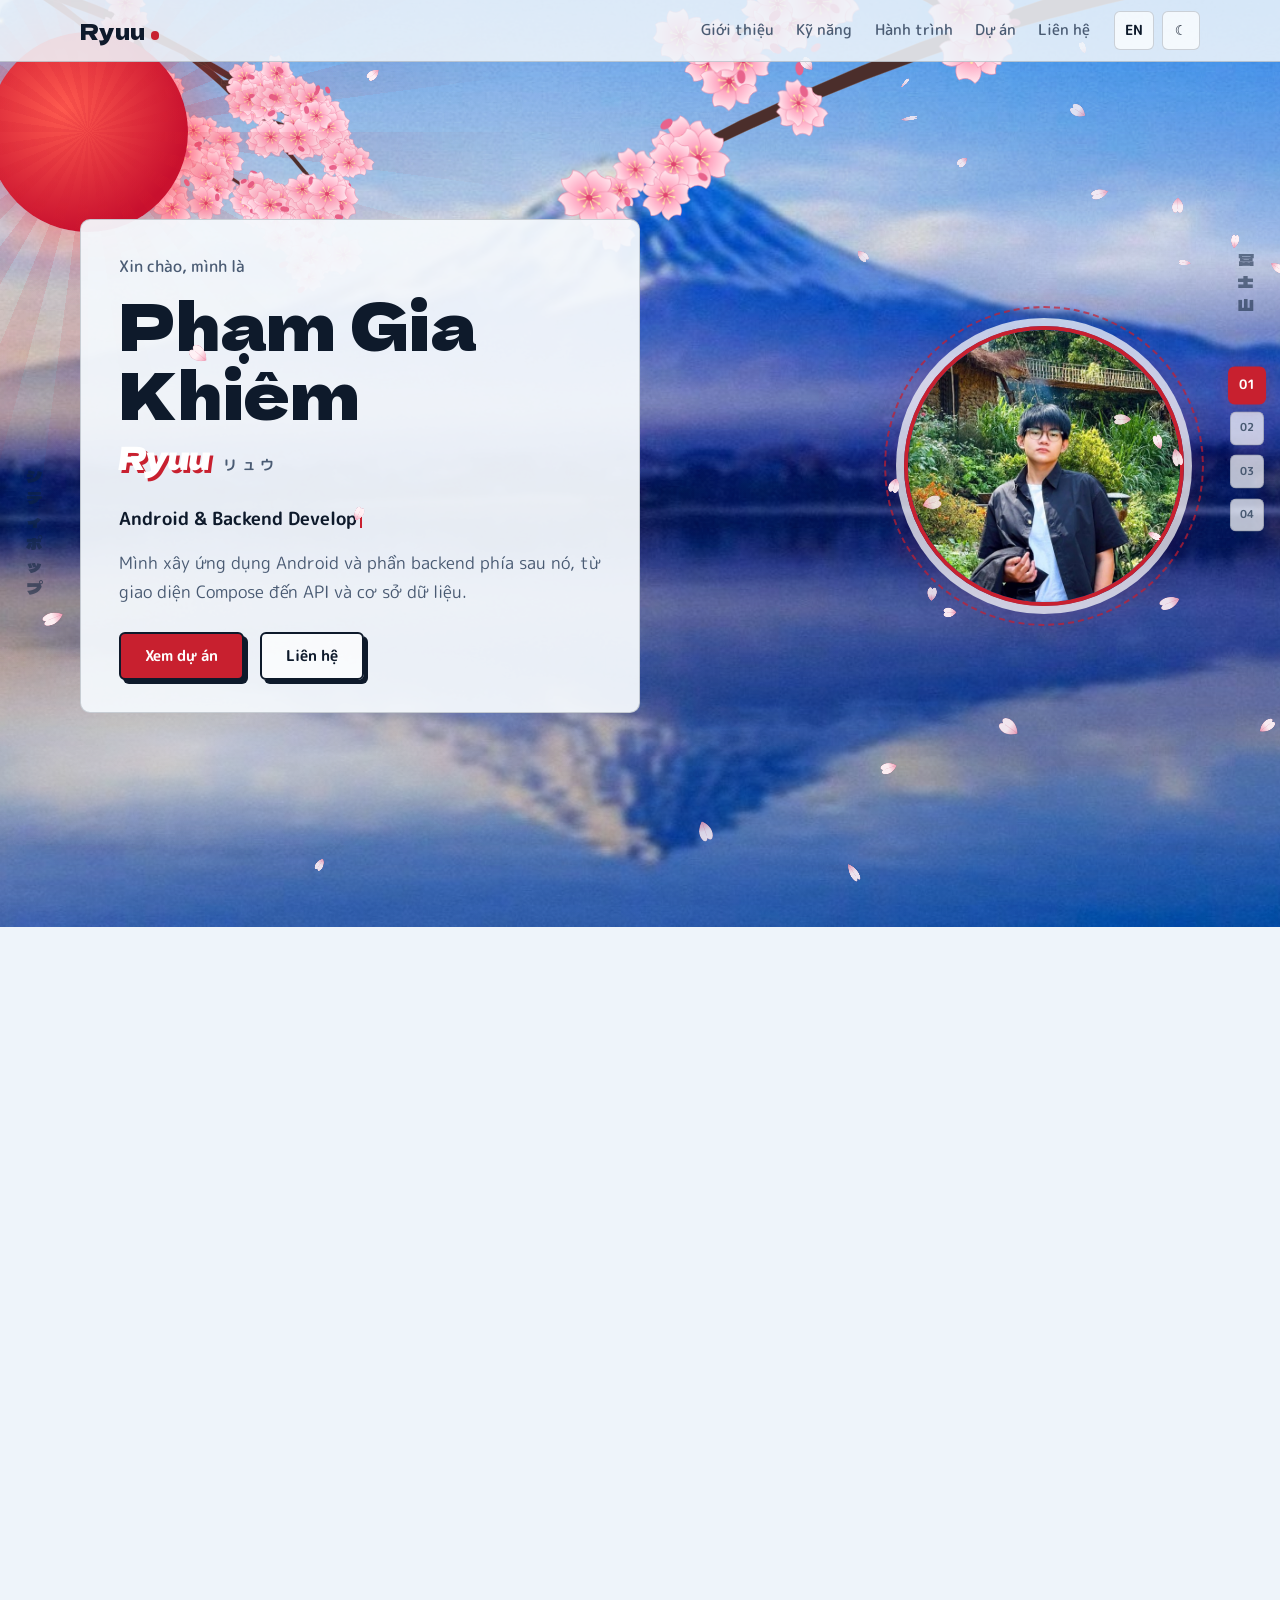
<file: portfolio_nhom 1/portfolio_khiem/index.html>
<!DOCTYPE html>
<html lang="vi">
<head>
  <meta charset="UTF-8">
  <meta name="viewport" content="width=device-width, initial-scale=1">
  <title>Phạm Gia Khiêm (Ryuu) | Android &amp; Backend Developer</title>
  <meta name="description" content="Portfolio của Phạm Gia Khiêm (Ryuu), sinh viên CNTT năm 3 tại UTH, định hướng Android và Backend.">
  <link rel="icon" href="images/favicon.svg" type="image/svg+xml">
  <link rel="preconnect" href="https://fonts.googleapis.com">
  <link rel="preconnect" href="https://fonts.gstatic.com" crossorigin>
  <link href="https://fonts.googleapis.com/css2?family=Dela+Gothic+One&family=M+PLUS+Rounded+1c:wght@400;500;700&family=Be+Vietnam+Pro:wght@400;500;700&display=swap" rel="stylesheet">
  <link rel="stylesheet" href="css/style.css">
  <!-- Đặt theme sớm để tránh nháy màu khi tải trang -->
  <script>try{var t=localStorage.getItem('theme')||(matchMedia('(prefers-color-scheme: dark)').matches?'dark':'light');document.documentElement.dataset.theme=t}catch(e){}</script>
</head>
<body id="top">
  <div class="bg" aria-hidden="true"><div class="bg-slide s1" data-t="day" data-i="1"></div><div class="bg-slide s2" data-t="day" data-i="2"></div><div class="bg-slide s3" data-t="day" data-i="3"></div><div class="bg-slide s4" data-t="day" data-i="4"></div><div class="bg-slide s1" data-t="night" data-i="1"></div><div class="bg-slide s2" data-t="night" data-i="2"></div><div class="bg-slide s3" data-t="night" data-i="3"></div><div class="bg-slide s4" data-t="night" data-i="4"></div></div>
  <svg class="defs" width="0" height="0" aria-hidden="true" focusable="false"><defs><radialGradient id="blg" gradientUnits="userSpaceOnUse" cx="0" cy="0" r="25"><stop offset="0" style="stop-color:var(--bl-c)"/><stop offset=".4" style="stop-color:var(--bl-m)"/><stop offset="1" style="stop-color:var(--bl)"/></radialGradient><g id="bl"><g fill="url(#blg)" style="stroke:var(--bl-s)" stroke-width=".7" stroke-opacity=".7"><path d="M0 0C-9-5-14-18-6.5-25Q0-20 6.5-25C14-18 9-5 0 0Z" transform="rotate(0)"/><path d="M0 0C-9-5-14-18-6.5-25Q0-20 6.5-25C14-18 9-5 0 0Z" transform="rotate(72)"/><path d="M0 0C-9-5-14-18-6.5-25Q0-20 6.5-25C14-18 9-5 0 0Z" transform="rotate(144)"/><path d="M0 0C-9-5-14-18-6.5-25Q0-20 6.5-25C14-18 9-5 0 0Z" transform="rotate(216)"/><path d="M0 0C-9-5-14-18-6.5-25Q0-20 6.5-25C14-18 9-5 0 0Z" transform="rotate(288)"/></g><g style="stroke:var(--stamen)" stroke-width=".9" fill="none"><path d="M0 0L9.0 0.0"/><path d="M0 0L6.4 6.4"/><path d="M0 0L0.0 9.0"/><path d="M0 0L-6.4 6.4"/><path d="M0 0L-9.0 0.0"/><path d="M0 0L-6.4 -6.4"/><path d="M0 0L-0.0 -9.0"/><path d="M0 0L6.4 -6.4"/></g><g style="fill:var(--stamen)"><circle cx="9.0" cy="0.0" r="1.2"/><circle cx="6.4" cy="6.4" r="1.2"/><circle cx="0.0" cy="9.0" r="1.2"/><circle cx="-6.4" cy="6.4" r="1.2"/><circle cx="-9.0" cy="0.0" r="1.2"/><circle cx="-6.4" cy="-6.4" r="1.2"/><circle cx="-0.0" cy="-9.0" r="1.2"/><circle cx="6.4" cy="-6.4" r="1.2"/></g><circle r="2.6" style="fill:var(--bl-c)"/></g><g id="brA"><path d="M928.2 -39.3L861.7 -30.7L795.3 -17.8L728.6 -4.7L661.9 11.4L595.5 30.3L529.5 53.1L462.9 76.2L396.7 102.7L330.5 131.6L264.1 162.4L198.3 196.6L132.3 232.8L136.5 240.7L203.1 206.0L269.8 174.4L336.1 144.2L402.5 117.2L468.9 92.6L534.9 69.6L601.5 51.2L667.7 34.0L733.6 18.7L799.5 5.6L865.7 -2.9L931.8 -10.7ZM735.2 -0.3L704.1 -17.0L673.1 -32.7L641.8 -46.0L610.8 -58.5L580.0 -69.9L548.9 -78.8L518.1 -87.3L487.1 -93.2L456.3 -98.5L425.4 -101.9L394.6 -103.7L363.9 -103.5L363.8 -98.9L394.3 -97.2L424.7 -94.5L455.1 -90.3L485.5 -85.1L515.7 -77.5L546.1 -69.4L576.2 -58.8L606.6 -47.6L636.8 -34.6L666.6 -19.4L696.9 -3.5L727.0 14.4ZM643.4 -41.5L638.8 -57.2L633.9 -72.4L629.0 -87.0L624.4 -101.3L619.7 -115.0L614.6 -128.1L609.9 -140.9L605.2 -153.1L600.4 -164.9L595.3 -176.0L590.6 -186.7L586.0 -197.0L583.2 -195.8L587.8 -185.5L592.1 -174.6L596.1 -163.2L600.5 -151.3L604.8 -139.0L609.3 -126.3L613.3 -112.9L617.7 -99.1L622.2 -84.9L626.4 -70.1L630.6 -54.8L635.2 -39.1ZM547.4 -78.5L528.9 -78.0L510.3 -77.0L491.7 -76.2L473.1 -74.2L454.5 -72.2L436.0 -69.9L417.3 -67.6L398.9 -64.2L380.3 -60.7L361.7 -57.2L343.3 -52.8L324.7 -48.3L325.4 -45.3L344.0 -49.5L362.6 -53.1L381.1 -56.8L399.6 -59.6L418.2 -61.9L436.6 -64.5L455.1 -66.5L473.6 -67.8L492.1 -68.6L510.6 -69.6L529.0 -69.9L547.5 -69.8ZM429.0 -100.4L421.1 -113.3L413.6 -126.0L405.6 -138.0L398.3 -149.9L390.6 -161.1L382.8 -171.8L375.4 -182.3L367.8 -192.1L360.0 -201.4L352.3 -210.3L344.6 -218.7L337.1 -226.8L334.9 -224.8L342.3 -216.7L349.4 -207.9L356.5 -198.7L363.6 -189.0L370.8 -178.9L378.2 -168.6L385.3 -157.5L392.5 -146.2L400.0 -134.5L406.8 -122.0L414.2 -109.3L421.2 -96.0ZM670.0 16.3L641.4 -5.5L613.8 -27.1L585.4 -46.1L557.5 -64.3L529.4 -80.5L501.5 -95.6L473.6 -109.2L445.4 -120.4L417.5 -130.6L389.6 -139.5L361.7 -146.5L334.0 -152.4L332.8 -147.0L360.4 -140.9L387.7 -132.9L415.1 -123.8L442.3 -112.9L469.3 -100.0L496.7 -86.4L524.0 -71.2L551.1 -54.2L578.5 -36.0L605.3 -15.6L632.9 5.3L659.6 29.0ZM500.3 -94.9L483.2 -100.3L466.1 -105.2L448.9 -109.5L431.7 -113.7L414.5 -116.8L397.3 -119.9L380.2 -122.8L363.1 -125.3L345.9 -126.9L328.8 -128.3L311.7 -129.4L294.6 -130.1L294.5 -127.3L311.5 -126.2L328.5 -124.8L345.5 -122.8L362.4 -120.2L379.4 -117.7L396.3 -114.7L413.3 -111.0L430.1 -106.7L447.1 -102.5L463.9 -97.6L480.9 -92.5L497.9 -87.1ZM443.4 -120.8L426.4 -118.7L409.4 -115.6L392.4 -112.8L375.5 -108.7L358.4 -104.7L341.5 -99.9L324.6 -94.5L307.8 -88.4L290.9 -82.2L273.9 -75.6L257.0 -68.4L240.2 -60.6L241.4 -58.0L258.4 -65.1L275.4 -72.0L292.3 -78.4L309.2 -84.2L326.2 -89.2L343.2 -93.8L360.1 -98.1L376.9 -102.2L393.8 -105.2L410.6 -108.5L427.5 -110.5L444.4 -112.5ZM392.8 -136.9L391.1 -150.7L388.4 -164.1L386.1 -177.1L383.4 -189.6L381.2 -201.9L379.1 -213.7L376.7 -225.1L374.5 -236.1L372.0 -246.7L369.9 -256.9L367.5 -266.7L365.1 -276.1L362.3 -275.5L364.1 -266.0L365.8 -256.1L367.9 -245.9L369.5 -235.1L371.4 -224.1L373.2 -212.6L375.3 -200.8L377.2 -188.6L378.7 -175.9L380.6 -162.8L382.1 -149.4L384.5 -135.6ZM536.4 54.5L506.6 37.3L476.7 21.1L447.7 4.6L417.8 -9.4L388.2 -23.0L358.5 -35.4L329.0 -47.1L299.4 -57.4L270.0 -67.2L240.4 -75.6L211.0 -83.3L181.5 -89.8L180.4 -84.9L209.5 -77.5L238.6 -69.3L267.6 -59.8L296.7 -49.8L325.6 -38.3L354.6 -26.2L383.5 -12.8L412.5 1.4L441.1 17.1L470.6 32.2L499.2 49.7L528.0 68.2ZM444.0 6.4L426.2 7.9L408.5 11.1L390.6 14.2L372.9 18.7L355.2 23.9L337.5 29.7L319.8 36.5L302.1 43.8L284.5 52.3L266.8 61.3L249.2 71.2L231.7 82.2L233.0 84.4L250.9 74.2L268.6 64.8L286.2 56.0L304.0 48.3L321.6 41.1L339.3 35.1L356.9 29.6L374.5 25.1L392.1 21.6L409.6 18.4L427.2 16.9L444.8 15.3ZM418.7 -6.5L410.0 -18.5L401.4 -30.1L392.7 -41.0L384.4 -51.7L375.7 -61.4L366.9 -70.4L358.3 -79.1L349.9 -87.3L341.1 -94.6L332.7 -101.6L324.0 -107.8L315.7 -113.7L313.9 -111.1L322.2 -105.4L330.3 -98.6L338.6 -91.6L346.5 -83.7L354.9 -75.6L363.0 -66.8L370.9 -57.2L378.9 -47.1L387.4 -36.9L395.4 -25.6L403.5 -13.9L411.5 -1.6ZM302.3 -55.4L295.5 -70.6L288.3 -84.9L281.5 -98.6L274.5 -111.5L267.6 -123.6L260.7 -135.1L253.5 -145.5L246.6 -155.4L239.8 -164.6L233.0 -173.0L226.1 -180.6L219.1 -187.3L217.3 -185.5L223.7 -178.4L230.1 -170.6L236.6 -162.1L243.0 -152.9L249.4 -142.9L255.5 -131.9L262.0 -120.5L268.4 -108.2L274.7 -95.2L281.2 -81.5L287.3 -66.9L293.8 -51.7Z" style="fill:var(--wood)"/><path d="M928.2 -39.3L861.7 -30.7L795.3 -17.8L728.6 -4.7L661.9 11.4L595.5 30.3L529.5 53.1L462.9 76.2L396.7 102.7L330.5 131.6L264.1 162.4L198.3 196.6L132.3 232.8L136.5 240.7L203.1 206.0L269.8 174.4L336.1 144.2L402.5 117.2L468.9 92.6L534.9 69.6L601.5 51.2L667.7 34.0L733.6 18.7L799.5 5.6L865.7 -2.9L931.8 -10.7ZM735.2 -0.3L704.1 -17.0L673.1 -32.7L641.8 -46.0L610.8 -58.5L580.0 -69.9L548.9 -78.8L518.1 -87.3L487.1 -93.2L456.3 -98.5L425.4 -101.9L394.6 -103.7L363.9 -103.5L363.8 -98.9L394.3 -97.2L424.7 -94.5L455.1 -90.3L485.5 -85.1L515.7 -77.5L546.1 -69.4L576.2 -58.8L606.6 -47.6L636.8 -34.6L666.6 -19.4L696.9 -3.5L727.0 14.4ZM643.4 -41.5L638.8 -57.2L633.9 -72.4L629.0 -87.0L624.4 -101.3L619.7 -115.0L614.6 -128.1L609.9 -140.9L605.2 -153.1L600.4 -164.9L595.3 -176.0L590.6 -186.7L586.0 -197.0L583.2 -195.8L587.8 -185.5L592.1 -174.6L596.1 -163.2L600.5 -151.3L604.8 -139.0L609.3 -126.3L613.3 -112.9L617.7 -99.1L622.2 -84.9L626.4 -70.1L630.6 -54.8L635.2 -39.1ZM547.4 -78.5L528.9 -78.0L510.3 -77.0L491.7 -76.2L473.1 -74.2L454.5 -72.2L436.0 -69.9L417.3 -67.6L398.9 -64.2L380.3 -60.7L361.7 -57.2L343.3 -52.8L324.7 -48.3L325.4 -45.3L344.0 -49.5L362.6 -53.1L381.1 -56.8L399.6 -59.6L418.2 -61.9L436.6 -64.5L455.1 -66.5L473.6 -67.8L492.1 -68.6L510.6 -69.6L529.0 -69.9L547.5 -69.8ZM429.0 -100.4L421.1 -113.3L413.6 -126.0L405.6 -138.0L398.3 -149.9L390.6 -161.1L382.8 -171.8L375.4 -182.3L367.8 -192.1L360.0 -201.4L352.3 -210.3L344.6 -218.7L337.1 -226.8L334.9 -224.8L342.3 -216.7L349.4 -207.9L356.5 -198.7L363.6 -189.0L370.8 -178.9L378.2 -168.6L385.3 -157.5L392.5 -146.2L400.0 -134.5L406.8 -122.0L414.2 -109.3L421.2 -96.0ZM670.0 16.3L641.4 -5.5L613.8 -27.1L585.4 -46.1L557.5 -64.3L529.4 -80.5L501.5 -95.6L473.6 -109.2L445.4 -120.4L417.5 -130.6L389.6 -139.5L361.7 -146.5L334.0 -152.4L332.8 -147.0L360.4 -140.9L387.7 -132.9L415.1 -123.8L442.3 -112.9L469.3 -100.0L496.7 -86.4L524.0 -71.2L551.1 -54.2L578.5 -36.0L605.3 -15.6L632.9 5.3L659.6 29.0ZM500.3 -94.9L483.2 -100.3L466.1 -105.2L448.9 -109.5L431.7 -113.7L414.5 -116.8L397.3 -119.9L380.2 -122.8L363.1 -125.3L345.9 -126.9L328.8 -128.3L311.7 -129.4L294.6 -130.1L294.5 -127.3L311.5 -126.2L328.5 -124.8L345.5 -122.8L362.4 -120.2L379.4 -117.7L396.3 -114.7L413.3 -111.0L430.1 -106.7L447.1 -102.5L463.9 -97.6L480.9 -92.5L497.9 -87.1ZM443.4 -120.8L426.4 -118.7L409.4 -115.6L392.4 -112.8L375.5 -108.7L358.4 -104.7L341.5 -99.9L324.6 -94.5L307.8 -88.4L290.9 -82.2L273.9 -75.6L257.0 -68.4L240.2 -60.6L241.4 -58.0L258.4 -65.1L275.4 -72.0L292.3 -78.4L309.2 -84.2L326.2 -89.2L343.2 -93.8L360.1 -98.1L376.9 -102.2L393.8 -105.2L410.6 -108.5L427.5 -110.5L444.4 -112.5ZM392.8 -136.9L391.1 -150.7L388.4 -164.1L386.1 -177.1L383.4 -189.6L381.2 -201.9L379.1 -213.7L376.7 -225.1L374.5 -236.1L372.0 -246.7L369.9 -256.9L367.5 -266.7L365.1 -276.1L362.3 -275.5L364.1 -266.0L365.8 -256.1L367.9 -245.9L369.5 -235.1L371.4 -224.1L373.2 -212.6L375.3 -200.8L377.2 -188.6L378.7 -175.9L380.6 -162.8L382.1 -149.4L384.5 -135.6ZM536.4 54.5L506.6 37.3L476.7 21.1L447.7 4.6L417.8 -9.4L388.2 -23.0L358.5 -35.4L329.0 -47.1L299.4 -57.4L270.0 -67.2L240.4 -75.6L211.0 -83.3L181.5 -89.8L180.4 -84.9L209.5 -77.5L238.6 -69.3L267.6 -59.8L296.7 -49.8L325.6 -38.3L354.6 -26.2L383.5 -12.8L412.5 1.4L441.1 17.1L470.6 32.2L499.2 49.7L528.0 68.2ZM444.0 6.4L426.2 7.9L408.5 11.1L390.6 14.2L372.9 18.7L355.2 23.9L337.5 29.7L319.8 36.5L302.1 43.8L284.5 52.3L266.8 61.3L249.2 71.2L231.7 82.2L233.0 84.4L250.9 74.2L268.6 64.8L286.2 56.0L304.0 48.3L321.6 41.1L339.3 35.1L356.9 29.6L374.5 25.1L392.1 21.6L409.6 18.4L427.2 16.9L444.8 15.3ZM418.7 -6.5L410.0 -18.5L401.4 -30.1L392.7 -41.0L384.4 -51.7L375.7 -61.4L366.9 -70.4L358.3 -79.1L349.9 -87.3L341.1 -94.6L332.7 -101.6L324.0 -107.8L315.7 -113.7L313.9 -111.1L322.2 -105.4L330.3 -98.6L338.6 -91.6L346.5 -83.7L354.9 -75.6L363.0 -66.8L370.9 -57.2L378.9 -47.1L387.4 -36.9L395.4 -25.6L403.5 -13.9L411.5 -1.6ZM302.3 -55.4L295.5 -70.6L288.3 -84.9L281.5 -98.6L274.5 -111.5L267.6 -123.6L260.7 -135.1L253.5 -145.5L246.6 -155.4L239.8 -164.6L233.0 -173.0L226.1 -180.6L219.1 -187.3L217.3 -185.5L223.7 -178.4L230.1 -170.6L236.6 -162.1L243.0 -152.9L249.4 -142.9L255.5 -131.9L262.0 -120.5L268.4 -108.2L274.7 -95.2L281.2 -81.5L287.3 -66.9L293.8 -51.7Z" fill="none" style="stroke:var(--wood-l)" stroke-width=".8" opacity=".5"/><g><use href="#bl" transform="translate(600 -91) rotate(60) scale(1.26 1.09)"/><use href="#bl" transform="translate(621 -132) rotate(62) scale(1.12 1.09)"/><use href="#bl" transform="translate(631 -107) rotate(14) scale(1.08 1.03)"/><ellipse cx="619" cy="-116" rx="4.1" ry="6.6" transform="rotate(227 619 -116)" style="fill:var(--bud)"/><ellipse cx="610" cy="-150" rx="4.5" ry="7.4" transform="rotate(83 610 -150)" style="fill:var(--bud)"/><ellipse cx="641" cy="-130" rx="4.0" ry="6.5" transform="rotate(353 641 -130)" style="fill:var(--bud)"/><use href="#bl" transform="translate(627 -119) rotate(52) scale(1.02 1.01)"/><use href="#bl" transform="translate(615 -85) rotate(2) scale(1.43 1.26)"/><use href="#bl" transform="translate(617 -126) rotate(23) scale(1.42 1.16)"/><use href="#bl" transform="translate(627 -120) rotate(22) scale(1.42 1.39)"/><ellipse cx="650" cy="-121" rx="3.9" ry="6.3" transform="rotate(171 650 -121)" style="fill:var(--bud)"/><ellipse cx="649" cy="-131" rx="4.4" ry="7.2" transform="rotate(300 649 -131)" style="fill:var(--bud)"/><ellipse cx="614" cy="-118" rx="4.4" ry="7.1" transform="rotate(6 614 -118)" style="fill:var(--bud)"/><use href="#bl" transform="translate(620 -153) rotate(24) scale(0.90 0.72)"/><use href="#bl" transform="translate(618 -109) rotate(1) scale(0.89 0.83)"/><ellipse cx="591" cy="-118" rx="3.8" ry="6.2" transform="rotate(79 591 -118)" style="fill:var(--bud)"/><ellipse cx="577" cy="-106" rx="4.5" ry="7.3" transform="rotate(70 577 -106)" style="fill:var(--bud)"/><ellipse cx="581" cy="-119" rx="4.1" ry="6.7" transform="rotate(107 581 -119)" style="fill:var(--bud)"/><use href="#bl" transform="translate(586 -187) rotate(63) scale(1.07 1.02)"/><use href="#bl" transform="translate(620 -235) rotate(2) scale(1.30 1.26)"/><use href="#bl" transform="translate(593 -218) rotate(67) scale(1.02 0.87)"/><use href="#bl" transform="translate(597 -183) rotate(57) scale(1.05 0.94)"/><use href="#bl" transform="translate(579 -157) rotate(33) scale(1.17 1.13)"/><use href="#bl" transform="translate(601 -184) rotate(69) scale(0.93 0.89)"/><ellipse cx="549" cy="-187" rx="3.6" ry="5.8" transform="rotate(11 549 -187)" style="fill:var(--bud)"/><ellipse cx="599" cy="-194" rx="3.5" ry="5.7" transform="rotate(129 599 -194)" style="fill:var(--bud)"/><use href="#bl" transform="translate(446 -65) rotate(49) scale(1.33 1.19)"/><use href="#bl" transform="translate(419 -83) rotate(25) scale(1.36 1.21)"/><use href="#bl" transform="translate(454 -86) rotate(36) scale(1.36 1.28)"/><ellipse cx="425" cy="-57" rx="3.9" ry="6.3" transform="rotate(300 425 -57)" style="fill:var(--bud)"/><ellipse cx="414" cy="-106" rx="4.5" ry="7.3" transform="rotate(227 414 -106)" style="fill:var(--bud)"/><ellipse cx="406" cy="-103" rx="3.8" ry="6.2" transform="rotate(225 406 -103)" style="fill:var(--bud)"/><use href="#bl" transform="translate(458 -75) rotate(22) scale(0.96 0.82)"/><use href="#bl" transform="translate(459 -76) rotate(66) scale(0.99 0.95)"/><ellipse cx="488" cy="-92" rx="4.1" ry="6.7" transform="rotate(46 488 -92)" style="fill:var(--bud)"/><ellipse cx="460" cy="-87" rx="3.4" ry="5.4" transform="rotate(289 460 -87)" style="fill:var(--bud)"/><use href="#bl" transform="translate(406 -62) rotate(27) scale(1.43 1.25)"/><use href="#bl" transform="translate(387 -62) rotate(36) scale(1.17 1.06)"/><use href="#bl" transform="translate(373 -80) rotate(1) scale(1.26 1.09)"/><ellipse cx="409" cy="-44" rx="4.7" ry="7.7" transform="rotate(7 409 -44)" style="fill:var(--bud)"/><ellipse cx="433" cy="-78" rx="4.5" ry="7.3" transform="rotate(99 433 -78)" style="fill:var(--bud)"/><use href="#bl" transform="translate(422 -74) rotate(46) scale(1.21 1.18)"/><use href="#bl" transform="translate(414 -59) rotate(70) scale(0.87 0.74)"/><ellipse cx="411" cy="-31" rx="4.2" ry="6.9" transform="rotate(318 411 -31)" style="fill:var(--bud)"/><ellipse cx="442" cy="-69" rx="4.5" ry="7.3" transform="rotate(134 442 -69)" style="fill:var(--bud)"/><ellipse cx="409" cy="-53" rx="3.4" ry="5.5" transform="rotate(263 409 -53)" style="fill:var(--bud)"/><use href="#bl" transform="translate(356 -41) rotate(40) scale(0.89 0.77)"/><use href="#bl" transform="translate(321 -38) rotate(32) scale(1.35 1.25)"/><use href="#bl" transform="translate(295 -6) rotate(60) scale(1.21 1.08)"/><use href="#bl" transform="translate(323 -77) rotate(10) scale(1.01 1.00)"/><ellipse cx="304" cy="-37" rx="3.5" ry="5.7" transform="rotate(74 304 -37)" style="fill:var(--bud)"/><ellipse cx="322" cy="-60" rx="3.5" ry="5.7" transform="rotate(190 322 -60)" style="fill:var(--bud)"/><use href="#bl" transform="translate(349 -202) rotate(1) scale(1.23 1.17)"/><use href="#bl" transform="translate(344 -213) rotate(35) scale(0.94 0.85)"/><use href="#bl" transform="translate(370 -203) rotate(35) scale(1.30 1.12)"/><ellipse cx="351" cy="-235" rx="3.4" ry="5.5" transform="rotate(35 351 -235)" style="fill:var(--bud)"/><use href="#bl" transform="translate(353 -227) rotate(60) scale(1.09 1.00)"/><use href="#bl" transform="translate(334 -223) rotate(71) scale(1.30 1.28)"/><ellipse cx="347" cy="-207" rx="4.1" ry="6.6" transform="rotate(10 347 -207)" style="fill:var(--bud)"/><ellipse cx="369" cy="-242" rx="4.6" ry="7.5" transform="rotate(76 369 -242)" style="fill:var(--bud)"/><ellipse cx="343" cy="-229" rx="3.7" ry="6.0" transform="rotate(327 343 -229)" style="fill:var(--bud)"/><use href="#bl" transform="translate(372 -197) rotate(17) scale(1.24 1.01)"/><use href="#bl" transform="translate(377 -169) rotate(17) scale(1.40 1.34)"/><use href="#bl" transform="translate(382 -178) rotate(63) scale(1.18 1.12)"/><ellipse cx="367" cy="-196" rx="3.8" ry="6.2" transform="rotate(266 367 -196)" style="fill:var(--bud)"/><use href="#bl" transform="translate(370 -178) rotate(31) scale(1.24 1.02)"/><use href="#bl" transform="translate(371 -186) rotate(69) scale(1.07 0.87)"/><ellipse cx="407" cy="-174" rx="4.3" ry="6.9" transform="rotate(49 407 -174)" style="fill:var(--bud)"/><ellipse cx="388" cy="-186" rx="3.7" ry="6.1" transform="rotate(186 388 -186)" style="fill:var(--bud)"/><ellipse cx="354" cy="-179" rx="4.0" ry="6.5" transform="rotate(266 354 -179)" style="fill:var(--bud)"/><use href="#bl" transform="translate(329 -220) rotate(33) scale(1.27 1.08)"/><use href="#bl" transform="translate(360 -222) rotate(56) scale(0.95 0.85)"/><use href="#bl" transform="translate(308 -205) rotate(51) scale(1.15 0.91)"/><use href="#bl" transform="translate(363 -230) rotate(55) scale(1.36 1.22)"/><use href="#bl" transform="translate(313 -205) rotate(22) scale(1.34 1.32)"/><ellipse cx="322" cy="-204" rx="4.2" ry="6.8" transform="rotate(61 322 -204)" style="fill:var(--bud)"/><ellipse cx="327" cy="-203" rx="4.4" ry="7.2" transform="rotate(94 327 -203)" style="fill:var(--bud)"/><ellipse cx="337" cy="-282" rx="4.1" ry="6.7" transform="rotate(202 337 -282)" style="fill:var(--bud)"/><use href="#bl" transform="translate(524 -77) rotate(66) scale(1.17 1.14)"/><use href="#bl" transform="translate(523 -84) rotate(28) scale(1.25 1.18)"/><use href="#bl" transform="translate(557 -110) rotate(50) scale(0.86 0.85)"/><use href="#bl" transform="translate(572 -82) rotate(54) scale(1.09 0.90)"/><ellipse cx="550" cy="-74" rx="3.9" ry="6.4" transform="rotate(294 550 -74)" style="fill:var(--bud)"/><ellipse cx="573" cy="-98" rx="3.3" ry="5.4" transform="rotate(105 573 -98)" style="fill:var(--bud)"/><use href="#bl" transform="translate(444 -90) rotate(62) scale(1.43 1.12)"/><use href="#bl" transform="translate(467 -101) rotate(71) scale(1.00 0.81)"/><ellipse cx="465" cy="-96" rx="3.9" ry="6.3" transform="rotate(352 465 -96)" style="fill:var(--bud)"/><ellipse cx="472" cy="-68" rx="4.4" ry="7.1" transform="rotate(131 472 -68)" style="fill:var(--bud)"/><use href="#bl" transform="translate(399 -103) rotate(8) scale(0.93 0.93)"/><use href="#bl" transform="translate(359 -101) rotate(20) scale(1.32 1.20)"/><use href="#bl" transform="translate(384 -90) rotate(22) scale(1.33 1.26)"/><use href="#bl" transform="translate(364 -107) rotate(7) scale(0.94 0.86)"/><use href="#bl" transform="translate(392 -101) rotate(67) scale(0.93 0.90)"/><use href="#bl" transform="translate(357 -120) rotate(8) scale(1.26 1.15)"/><ellipse cx="368" cy="-130" rx="4.4" ry="7.2" transform="rotate(226 368 -130)" style="fill:var(--bud)"/><ellipse cx="303" cy="-128" rx="4.5" ry="7.2" transform="rotate(287 303 -128)" style="fill:var(--bud)"/><use href="#bl" transform="translate(433 -98) rotate(1) scale(1.09 1.03)"/><use href="#bl" transform="translate(419 -132) rotate(16) scale(1.37 1.37)"/><use href="#bl" transform="translate(421 -101) rotate(19) scale(1.20 1.08)"/><ellipse cx="415" cy="-160" rx="4.0" ry="6.5" transform="rotate(66 415 -160)" style="fill:var(--bud)"/><ellipse cx="456" cy="-102" rx="4.7" ry="7.7" transform="rotate(180 456 -102)" style="fill:var(--bud)"/><ellipse cx="424" cy="-124" rx="4.2" ry="6.9" transform="rotate(122 424 -124)" style="fill:var(--bud)"/><use href="#bl" transform="translate(380 -119) rotate(63) scale(0.88 0.76)"/><use href="#bl" transform="translate(358 -98) rotate(28) scale(0.93 0.85)"/><use href="#bl" transform="translate(370 -114) rotate(49) scale(1.02 0.87)"/><use href="#bl" transform="translate(408 -105) rotate(33) scale(0.88 0.73)"/><ellipse cx="341" cy="-112" rx="3.6" ry="5.9" transform="rotate(93 341 -112)" style="fill:var(--bud)"/><use href="#bl" transform="translate(283 -125) rotate(30) scale(1.19 1.16)"/><use href="#bl" transform="translate(304 -147) rotate(31) scale(0.90 0.86)"/><use href="#bl" transform="translate(308 -139) rotate(67) scale(1.03 0.94)"/><use href="#bl" transform="translate(288 -109) rotate(71) scale(1.32 1.08)"/><ellipse cx="306" cy="-131" rx="3.6" ry="5.9" transform="rotate(326 306 -131)" style="fill:var(--bud)"/><use href="#bl" transform="translate(438 -96) rotate(29) scale(1.08 0.85)"/><use href="#bl" transform="translate(391 -102) rotate(43) scale(0.95 0.82)"/><use href="#bl" transform="translate(389 -106) rotate(20) scale(1.02 1.00)"/><use href="#bl" transform="translate(431 -107) rotate(30) scale(0.96 0.79)"/><ellipse cx="439" cy="-147" rx="4.0" ry="6.5" transform="rotate(9 439 -147)" style="fill:var(--bud)"/><use href="#bl" transform="translate(299 -140) rotate(24) scale(1.09 1.00)"/><use href="#bl" transform="translate(306 -128) rotate(36) scale(1.20 1.06)"/><use href="#bl" transform="translate(295 -134) rotate(51) scale(1.29 1.27)"/><use href="#bl" transform="translate(325 -136) rotate(40) scale(1.30 1.10)"/><use href="#bl" transform="translate(309 -119) rotate(19) scale(1.36 1.20)"/><use href="#bl" transform="translate(294 -162) rotate(42) scale(1.34 1.08)"/><ellipse cx="275" cy="-110" rx="3.5" ry="5.7" transform="rotate(301 275 -110)" style="fill:var(--bud)"/><ellipse cx="309" cy="-118" rx="4.6" ry="7.5" transform="rotate(178 309 -118)" style="fill:var(--bud)"/><ellipse cx="263" cy="-136" rx="4.5" ry="7.4" transform="rotate(29 263 -136)" style="fill:var(--bud)"/><use href="#bl" transform="translate(273 -76) rotate(13) scale(1.12 1.11)"/><use href="#bl" transform="translate(306 -90) rotate(34) scale(1.02 0.89)"/><use href="#bl" transform="translate(286 -80) rotate(38) scale(1.16 1.00)"/><ellipse cx="279" cy="-98" rx="4.3" ry="6.9" transform="rotate(293 279 -98)" style="fill:var(--bud)"/><ellipse cx="298" cy="-86" rx="4.0" ry="6.5" transform="rotate(333 298 -86)" style="fill:var(--bud)"/><ellipse cx="275" cy="-75" rx="3.6" ry="5.8" transform="rotate(248 275 -75)" style="fill:var(--bud)"/><use href="#bl" transform="translate(318 -92) rotate(38) scale(0.95 0.93)"/><use href="#bl" transform="translate(319 -106) rotate(8) scale(1.27 1.27)"/><use href="#bl" transform="translate(337 -80) rotate(43) scale(0.95 0.74)"/><use href="#bl" transform="translate(324 -93) rotate(68) scale(1.17 1.01)"/><ellipse cx="345" cy="-71" rx="3.6" ry="5.9" transform="rotate(13 345 -71)" style="fill:var(--bud)"/><ellipse cx="339" cy="-73" rx="3.2" ry="5.2" transform="rotate(217 339 -73)" style="fill:var(--bud)"/><use href="#bl" transform="translate(315 -107) rotate(26) scale(1.28 1.20)"/><use href="#bl" transform="translate(296 -109) rotate(29) scale(1.19 1.07)"/><use href="#bl" transform="translate(303 -96) rotate(35) scale(1.37 1.13)"/><ellipse cx="318" cy="-104" rx="3.4" ry="5.6" transform="rotate(305 318 -104)" style="fill:var(--bud)"/><use href="#bl" transform="translate(318 -81) rotate(29) scale(1.02 0.96)"/><use href="#bl" transform="translate(325 -101) rotate(47) scale(1.23 1.00)"/><ellipse cx="311" cy="-124" rx="3.7" ry="6.1" transform="rotate(155 311 -124)" style="fill:var(--bud)"/><ellipse cx="302" cy="-106" rx="3.8" ry="6.1" transform="rotate(114 302 -106)" style="fill:var(--bud)"/><ellipse cx="333" cy="-70" rx="4.7" ry="7.6" transform="rotate(2 333 -70)" style="fill:var(--bud)"/><use href="#bl" transform="translate(213 -55) rotate(59) scale(0.88 0.88)"/><use href="#bl" transform="translate(218 -68) rotate(3) scale(1.23 1.07)"/><use href="#bl" transform="translate(222 -60) rotate(15) scale(1.13 0.90)"/><use href="#bl" transform="translate(242 -44) rotate(58) scale(0.94 0.89)"/><ellipse cx="243" cy="-28" rx="4.1" ry="6.7" transform="rotate(189 243 -28)" style="fill:var(--bud)"/><ellipse cx="238" cy="-15" rx="4.4" ry="7.1" transform="rotate(78 238 -15)" style="fill:var(--bud)"/><ellipse cx="220" cy="-64" rx="4.6" ry="7.5" transform="rotate(331 220 -64)" style="fill:var(--bud)"/><use href="#bl" transform="translate(355 -248) rotate(28) scale(1.35 1.23)"/><use href="#bl" transform="translate(355 -206) rotate(7) scale(1.01 0.99)"/><use href="#bl" transform="translate(373 -254) rotate(8) scale(1.00 0.83)"/><ellipse cx="392" cy="-242" rx="4.7" ry="7.7" transform="rotate(12 392 -242)" style="fill:var(--bud)"/><ellipse cx="364" cy="-256" rx="4.7" ry="7.7" transform="rotate(318 364 -256)" style="fill:var(--bud)"/><use href="#bl" transform="translate(383 -203) rotate(58) scale(1.01 0.79)"/><use href="#bl" transform="translate(398 -182) rotate(42) scale(1.26 1.08)"/><use href="#bl" transform="translate(381 -207) rotate(36) scale(1.08 0.85)"/><ellipse cx="373" cy="-216" rx="3.3" ry="5.4" transform="rotate(76 373 -216)" style="fill:var(--bud)"/><ellipse cx="385" cy="-174" rx="4.4" ry="7.2" transform="rotate(238 385 -174)" style="fill:var(--bud)"/><ellipse cx="369" cy="-202" rx="3.3" ry="5.4" transform="rotate(110 369 -202)" style="fill:var(--bud)"/><use href="#bl" transform="translate(349 -217) rotate(47) scale(1.36 1.34)"/><use href="#bl" transform="translate(381 -199) rotate(65) scale(1.36 1.15)"/><ellipse cx="384" cy="-220" rx="4.6" ry="7.5" transform="rotate(252 384 -220)" style="fill:var(--bud)"/><use href="#bl" transform="translate(378 -204) rotate(30) scale(1.31 1.09)"/><use href="#bl" transform="translate(371 -194) rotate(12) scale(1.15 1.13)"/><use href="#bl" transform="translate(400 -208) rotate(71) scale(0.86 0.79)"/><ellipse cx="398" cy="-173" rx="4.0" ry="6.5" transform="rotate(332 398 -173)" style="fill:var(--bud)"/><ellipse cx="378" cy="-204" rx="3.3" ry="5.4" transform="rotate(25 378 -204)" style="fill:var(--bud)"/><ellipse cx="397" cy="-183" rx="4.1" ry="6.6" transform="rotate(318 397 -183)" style="fill:var(--bud)"/><use href="#bl" transform="translate(357 -297) rotate(42) scale(0.95 0.81)"/><use href="#bl" transform="translate(358 -283) rotate(59) scale(1.41 1.14)"/><use href="#bl" transform="translate(365 -276) rotate(50) scale(1.43 1.22)"/><use href="#bl" transform="translate(371 -275) rotate(65) scale(1.12 0.95)"/><use href="#bl" transform="translate(359 -275) rotate(25) scale(0.94 0.92)"/><ellipse cx="354" cy="-312" rx="4.4" ry="7.2" transform="rotate(330 354 -312)" style="fill:var(--bud)"/><use href="#bl" transform="translate(373 -146) rotate(26) scale(1.25 1.05)"/><use href="#bl" transform="translate(377 -145) rotate(34) scale(0.95 0.78)"/><ellipse cx="390" cy="-156" rx="3.9" ry="6.3" transform="rotate(323 390 -156)" style="fill:var(--bud)"/><ellipse cx="415" cy="-177" rx="4.3" ry="6.9" transform="rotate(44 415 -177)" style="fill:var(--bud)"/><ellipse cx="383" cy="-117" rx="3.8" ry="6.2" transform="rotate(205 383 -117)" style="fill:var(--bud)"/><use href="#bl" transform="translate(426 -85) rotate(55) scale(1.29 1.08)"/><use href="#bl" transform="translate(451 -125) rotate(44) scale(1.41 1.11)"/><ellipse cx="465" cy="-101" rx="4.4" ry="7.1" transform="rotate(296 465 -101)" style="fill:var(--bud)"/><ellipse cx="419" cy="-95" rx="4.5" ry="7.3" transform="rotate(17 419 -95)" style="fill:var(--bud)"/><use href="#bl" transform="translate(311 -176) rotate(39) scale(1.23 1.22)"/><use href="#bl" transform="translate(336 -156) rotate(56) scale(1.21 0.95)"/><use href="#bl" transform="translate(323 -118) rotate(20) scale(1.25 1.11)"/><use href="#bl" transform="translate(376 -195) rotate(54) scale(1.19 1.05)"/><use href="#bl" transform="translate(332 -147) rotate(18) scale(1.15 1.12)"/><use href="#bl" transform="translate(313 -104) rotate(18) scale(1.10 0.86)"/><ellipse cx="318" cy="-200" rx="3.4" ry="5.6" transform="rotate(211 318 -200)" style="fill:var(--bud)"/><use href="#bl" transform="translate(311 13) rotate(14) scale(1.14 0.94)"/><use href="#bl" transform="translate(344 41) rotate(18) scale(1.11 0.91)"/><use href="#bl" transform="translate(319 55) rotate(21) scale(1.31 1.23)"/><use href="#bl" transform="translate(294 47) rotate(11) scale(1.11 0.90)"/><ellipse cx="353" cy="61" rx="4.1" ry="6.7" transform="rotate(180 353 61)" style="fill:var(--bud)"/><ellipse cx="302" cy="40" rx="4.1" ry="6.7" transform="rotate(170 302 40)" style="fill:var(--bud)"/><ellipse cx="282" cy="60" rx="4.0" ry="6.4" transform="rotate(198 282 60)" style="fill:var(--bud)"/><use href="#bl" transform="translate(298 62) rotate(47) scale(1.08 0.89)"/><use href="#bl" transform="translate(306 34) rotate(15) scale(0.98 0.95)"/><ellipse cx="306" cy="62" rx="3.4" ry="5.6" transform="rotate(12 306 62)" style="fill:var(--bud)"/><ellipse cx="303" cy="47" rx="4.7" ry="7.6" transform="rotate(229 303 47)" style="fill:var(--bud)"/><ellipse cx="304" cy="83" rx="4.6" ry="7.4" transform="rotate(308 304 83)" style="fill:var(--bud)"/><use href="#bl" transform="translate(357 2) rotate(42) scale(0.91 0.83)"/><use href="#bl" transform="translate(386 -0) rotate(26) scale(1.11 1.00)"/><use href="#bl" transform="translate(364 25) rotate(52) scale(1.44 1.13)"/><ellipse cx="348" cy="82" rx="3.7" ry="6.1" transform="rotate(52 348 82)" style="fill:var(--bud)"/><ellipse cx="350" cy="33" rx="3.8" ry="6.2" transform="rotate(33 350 33)" style="fill:var(--bud)"/><ellipse cx="353" cy="23" rx="4.6" ry="7.6" transform="rotate(283 353 23)" style="fill:var(--bud)"/><use href="#bl" transform="translate(349 41) rotate(54) scale(1.22 1.06)"/><use href="#bl" transform="translate(371 4) rotate(51) scale(1.24 1.17)"/><use href="#bl" transform="translate(352 32) rotate(40) scale(1.40 1.33)"/><ellipse cx="369" cy="39" rx="4.0" ry="6.4" transform="rotate(134 369 39)" style="fill:var(--bud)"/><use href="#bl" transform="translate(199 69) rotate(64) scale(1.16 1.15)"/><use href="#bl" transform="translate(230 99) rotate(15) scale(1.12 0.97)"/><use href="#bl" transform="translate(253 119) rotate(52) scale(1.25 1.25)"/><use href="#bl" transform="translate(268 96) rotate(31) scale(1.23 1.14)"/><use href="#bl" transform="translate(238 80) rotate(23) scale(1.41 1.13)"/><ellipse cx="266" cy="114" rx="4.6" ry="7.5" transform="rotate(353 266 114)" style="fill:var(--bud)"/><ellipse cx="260" cy="71" rx="3.7" ry="6.1" transform="rotate(216 260 71)" style="fill:var(--bud)"/><use href="#bl" transform="translate(368 -61) rotate(46) scale(1.25 1.00)"/><use href="#bl" transform="translate(393 -49) rotate(68) scale(0.92 0.82)"/><ellipse cx="357" cy="-48" rx="4.7" ry="7.7" transform="rotate(19 357 -48)" style="fill:var(--bud)"/><use href="#bl" transform="translate(339 -123) rotate(46) scale(1.37 1.19)"/><use href="#bl" transform="translate(361 -86) rotate(60) scale(1.04 1.03)"/><ellipse cx="332" cy="-151" rx="3.6" ry="5.9" transform="rotate(307 332 -151)" style="fill:var(--bud)"/><use href="#bl" transform="translate(358 -86) rotate(33) scale(1.17 1.05)"/><use href="#bl" transform="translate(356 -94) rotate(18) scale(1.43 1.41)"/><use href="#bl" transform="translate(361 -112) rotate(23) scale(0.97 0.85)"/><ellipse cx="378" cy="-70" rx="4.4" ry="7.1" transform="rotate(196 378 -70)" style="fill:var(--bud)"/><use href="#bl" transform="translate(319 -126) rotate(16) scale(0.90 0.77)"/><use href="#bl" transform="translate(316 -99) rotate(66) scale(1.22 1.19)"/><use href="#bl" transform="translate(303 -111) rotate(42) scale(1.28 1.08)"/><use href="#bl" transform="translate(336 -105) rotate(52) scale(1.08 0.95)"/><ellipse cx="329" cy="-138" rx="4.4" ry="7.2" transform="rotate(74 329 -138)" style="fill:var(--bud)"/><use href="#bl" transform="translate(339 -83) rotate(71) scale(0.97 0.86)"/><use href="#bl" transform="translate(339 -95) rotate(5) scale(1.24 1.14)"/><ellipse cx="324" cy="-75" rx="4.7" ry="7.6" transform="rotate(90 324 -75)" style="fill:var(--bud)"/><use href="#bl" transform="translate(360 -114) rotate(0) scale(1.26 1.18)"/><use href="#bl" transform="translate(300 -119) rotate(41) scale(1.08 0.88)"/><use href="#bl" transform="translate(350 -111) rotate(43) scale(0.97 0.83)"/><use href="#bl" transform="translate(332 -106) rotate(22) scale(1.23 1.13)"/><use href="#bl" transform="translate(324 -133) rotate(1) scale(1.32 1.10)"/><use href="#bl" transform="translate(326 -148) rotate(36) scale(1.23 1.05)"/><ellipse cx="349" cy="-79" rx="3.4" ry="5.6" transform="rotate(309 349 -79)" style="fill:var(--bud)"/><ellipse cx="302" cy="-96" rx="3.5" ry="5.7" transform="rotate(38 302 -96)" style="fill:var(--bud)"/><use href="#bl" transform="translate(288 -127) rotate(31) scale(1.39 1.39)"/><use href="#bl" transform="translate(251 -135) rotate(0) scale(0.88 0.76)"/><use href="#bl" transform="translate(240 -131) rotate(27) scale(1.24 1.12)"/><ellipse cx="240" cy="-150" rx="3.2" ry="5.2" transform="rotate(197 240 -150)" style="fill:var(--bud)"/><ellipse cx="256" cy="-180" rx="4.6" ry="7.4" transform="rotate(121 256 -180)" style="fill:var(--bud)"/><ellipse cx="279" cy="-161" rx="3.7" ry="5.9" transform="rotate(281 279 -161)" style="fill:var(--bud)"/><use href="#bl" transform="translate(241 -165) rotate(55) scale(1.16 0.94)"/><use href="#bl" transform="translate(219 -167) rotate(42) scale(1.11 0.96)"/><use href="#bl" transform="translate(221 -187) rotate(47) scale(1.38 1.30)"/><ellipse cx="236" cy="-161" rx="4.0" ry="6.5" transform="rotate(196 236 -161)" style="fill:var(--bud)"/><ellipse cx="212" cy="-167" rx="3.7" ry="6.1" transform="rotate(255 212 -167)" style="fill:var(--bud)"/><ellipse cx="207" cy="-156" rx="3.5" ry="5.7" transform="rotate(322 207 -156)" style="fill:var(--bud)"/><use href="#bl" transform="translate(255 -134) rotate(64) scale(1.11 0.90)"/><use href="#bl" transform="translate(257 -145) rotate(24) scale(0.95 0.94)"/><use href="#bl" transform="translate(250 -122) rotate(59) scale(1.21 1.13)"/><use href="#bl" transform="translate(252 -133) rotate(68) scale(1.25 1.24)"/><ellipse cx="266" cy="-137" rx="3.8" ry="6.2" transform="rotate(114 266 -137)" style="fill:var(--bud)"/><ellipse cx="240" cy="-147" rx="3.3" ry="5.4" transform="rotate(225 240 -147)" style="fill:var(--bud)"/><ellipse cx="241" cy="-136" rx="3.5" ry="5.7" transform="rotate(6 241 -136)" style="fill:var(--bud)"/><use href="#bl" transform="translate(221 -191) rotate(27) scale(1.29 1.21)"/><use href="#bl" transform="translate(227 -164) rotate(65) scale(0.87 0.75)"/><use href="#bl" transform="translate(227 -185) rotate(61) scale(0.88 0.75)"/><use href="#bl" transform="translate(223 -181) rotate(29) scale(1.06 0.94)"/><ellipse cx="236" cy="-188" rx="4.5" ry="7.3" transform="rotate(48 236 -188)" style="fill:var(--bud)"/><ellipse cx="251" cy="-203" rx="3.7" ry="6.0" transform="rotate(93 251 -203)" style="fill:var(--bud)"/><use href="#bl" transform="translate(227 -179) rotate(20) scale(1.32 1.27)"/><use href="#bl" transform="translate(261 -156) rotate(4) scale(1.35 1.18)"/><use href="#bl" transform="translate(256 -157) rotate(57) scale(1.01 0.91)"/><use href="#bl" transform="translate(226 -187) rotate(58) scale(1.32 1.08)"/><ellipse cx="234" cy="-197" rx="4.2" ry="6.8" transform="rotate(264 234 -197)" style="fill:var(--bud)"/><ellipse cx="231" cy="-179" rx="3.4" ry="5.5" transform="rotate(14 231 -179)" style="fill:var(--bud)"/><ellipse cx="218" cy="-174" rx="4.5" ry="7.4" transform="rotate(135 218 -174)" style="fill:var(--bud)"/><use href="#bl" transform="translate(198 -194) rotate(31) scale(0.88 0.73)"/><use href="#bl" transform="translate(210 -178) rotate(9) scale(1.09 1.08)"/><use href="#bl" transform="translate(248 -209) rotate(55) scale(1.40 1.28)"/><use href="#bl" transform="translate(203 -177) rotate(12) scale(1.19 1.08)"/><use href="#bl" transform="translate(202 -200) rotate(67) scale(0.90 0.76)"/><use href="#bl" transform="translate(212 -185) rotate(45) scale(1.31 1.18)"/><ellipse cx="228" cy="-184" rx="3.3" ry="5.4" transform="rotate(301 228 -184)" style="fill:var(--bud)"/><ellipse cx="238" cy="-179" rx="3.8" ry="6.1" transform="rotate(205 238 -179)" style="fill:var(--bud)"/><ellipse cx="194" cy="-172" rx="4.4" ry="7.2" transform="rotate(113 194 -172)" style="fill:var(--bud)"/><use href="#bl" transform="translate(344 -29) rotate(45) scale(1.12 1.00)"/><use href="#bl" transform="translate(349 -46) rotate(37) scale(1.45 1.33)"/><use href="#bl" transform="translate(324 -52) rotate(14) scale(1.17 1.09)"/><use href="#bl" transform="translate(301 -41) rotate(25) scale(1.24 1.06)"/><ellipse cx="304" cy="-3" rx="3.6" ry="5.8" transform="rotate(254 304 -3)" style="fill:var(--bud)"/><ellipse cx="322" cy="-31" rx="3.3" ry="5.3" transform="rotate(350 322 -31)" style="fill:var(--bud)"/><ellipse cx="349" cy="-67" rx="4.8" ry="7.8" transform="rotate(219 349 -67)" style="fill:var(--bud)"/><use href="#bl" transform="translate(245 -73) rotate(63) scale(1.42 1.15)"/><use href="#bl" transform="translate(238 -60) rotate(58) scale(1.41 1.12)"/><use href="#bl" transform="translate(247 -83) rotate(40) scale(1.17 1.04)"/><use href="#bl" transform="translate(242 -74) rotate(25) scale(0.89 0.78)"/><ellipse cx="255" cy="-88" rx="3.6" ry="5.9" transform="rotate(128 255 -88)" style="fill:var(--bud)"/><use href="#bl" transform="translate(194 -34) rotate(40) scale(1.22 1.19)"/><use href="#bl" transform="translate(202 -112) rotate(53) scale(1.06 0.90)"/><use href="#bl" transform="translate(163 -114) rotate(16) scale(1.10 1.09)"/><use href="#bl" transform="translate(206 -72) rotate(7) scale(0.87 0.72)"/><ellipse cx="151" cy="-132" rx="4.5" ry="7.3" transform="rotate(116 151 -132)" style="fill:var(--bud)"/><ellipse cx="240" cy="-81" rx="4.2" ry="6.9" transform="rotate(73 240 -81)" style="fill:var(--bud)"/><ellipse cx="165" cy="-77" rx="3.7" ry="6.0" transform="rotate(13 165 -77)" style="fill:var(--bud)"/><use href="#bl" transform="translate(519 86) rotate(46) scale(1.41 1.32)"/><use href="#bl" transform="translate(537 40) rotate(62) scale(1.40 1.12)"/><use href="#bl" transform="translate(534 69) rotate(65) scale(1.40 1.34)"/><use href="#bl" transform="translate(508 42) rotate(37) scale(1.43 1.38)"/><ellipse cx="567" cy="54" rx="3.8" ry="6.1" transform="rotate(103 567 54)" style="fill:var(--bud)"/><use href="#bl" transform="translate(333 152) rotate(36) scale(1.12 1.05)"/><use href="#bl" transform="translate(329 143) rotate(60) scale(1.08 0.85)"/><ellipse cx="335" cy="130" rx="4.1" ry="6.7" transform="rotate(340 335 130)" style="fill:var(--bud)"/><ellipse cx="330" cy="105" rx="4.5" ry="7.4" transform="rotate(354 330 105)" style="fill:var(--bud)"/><use href="#bl" transform="translate(190 195) rotate(26) scale(0.99 0.97)"/><use href="#bl" transform="translate(208 188) rotate(46) scale(1.32 1.10)"/><use href="#bl" transform="translate(219 203) rotate(37) scale(1.37 1.33)"/><use href="#bl" transform="translate(192 210) rotate(22) scale(1.14 1.00)"/><ellipse cx="224" cy="224" rx="3.6" ry="5.9" transform="rotate(124 224 224)" style="fill:var(--bud)"/><ellipse cx="184" cy="166" rx="4.7" ry="7.7" transform="rotate(232 184 166)" style="fill:var(--bud)"/><use href="#bl" transform="translate(133 239) rotate(16) scale(0.88 0.78)"/><use href="#bl" transform="translate(183 244) rotate(14) scale(1.07 1.07)"/><use href="#bl" transform="translate(99 247) rotate(31) scale(1.42 1.20)"/><use href="#bl" transform="translate(125 282) rotate(45) scale(1.02 0.90)"/><use href="#bl" transform="translate(150 216) rotate(42) scale(1.03 0.86)"/><ellipse cx="141" cy="251" rx="3.3" ry="5.4" transform="rotate(347 141 251)" style="fill:var(--bud)"/></g></g><g id="brB"><path d="M-32.2 1.2L13.6 10.0L59.6 19.0L105.0 32.7L151.2 45.9L197.0 62.7L242.7 81.7L288.6 102.2L335.1 123.9L381.1 148.5L427.1 175.2L473.1 204.1L519.5 234.5L523.5 228.6L478.0 196.7L432.0 167.3L386.1 139.7L340.3 114.0L294.8 89.5L248.8 67.7L202.6 48.4L156.4 31.0L110.8 13.9L64.2 1.5L18.3 -11.7L-27.8 -21.2ZM104.4 28.5L125.7 42.9L147.4 57.3L169.3 72.5L190.3 89.7L212.3 106.5L233.7 124.9L255.2 144.1L276.8 163.9L298.6 184.6L320.1 206.3L341.6 228.9L363.2 252.3L366.3 249.5L345.1 225.7L323.9 202.7L302.5 180.7L281.5 159.2L260.3 138.6L238.9 119.0L217.5 100.3L196.7 81.7L174.9 65.1L154.0 48.4L132.9 32.4L111.3 18.2ZM190.5 87.6L196.8 97.3L203.1 107.2L209.1 117.7L215.1 128.5L221.5 139.3L227.7 150.6L233.9 162.2L240.1 174.1L246.2 186.4L252.5 198.9L258.8 211.7L264.9 224.9L267.0 223.9L261.0 210.7L255.2 197.6L249.5 184.8L243.5 172.4L237.7 160.3L231.7 148.5L225.9 137.0L220.2 125.7L214.2 114.8L208.1 104.3L202.3 93.9L196.6 83.8ZM233.1 122.6L235.7 135.2L238.6 148.3L241.9 161.8L244.5 176.0L247.8 190.7L250.5 206.0L253.2 221.9L256.3 238.3L259.4 255.2L262.1 272.8L265.1 290.9L268.0 309.5L270.3 309.2L267.8 290.5L265.3 272.3L262.5 254.7L260.1 237.7L257.7 221.2L254.9 205.3L252.2 189.9L250.0 175.0L247.2 160.8L245.1 147.0L242.5 133.8L239.5 121.2ZM275.8 162.1L278.2 173.9L280.2 186.1L282.5 198.6L284.5 211.5L286.5 224.8L288.8 238.4L291.0 252.3L293.2 266.6L295.2 281.3L297.5 296.3L299.7 311.7L301.9 327.4L304.1 327.2L302.4 311.4L300.5 295.9L298.9 280.8L296.9 266.1L295.1 251.7L293.4 237.7L291.6 224.0L289.7 210.7L287.7 197.8L286.0 185.2L284.0 172.9L282.5 161.0ZM240.0 78.1L251.5 95.1L261.5 113.6L272.2 132.4L283.4 151.6L293.7 172.0L305.1 192.5L315.7 214.1L326.2 236.5L337.2 259.3L347.9 282.9L358.4 307.3L369.2 332.3L372.9 330.7L362.8 305.5L352.4 280.9L342.2 257.0L332.4 233.6L321.9 211.2L311.7 189.3L302.2 167.7L291.6 147.3L281.9 127.1L271.8 107.8L260.9 89.6L251.5 71.3ZM274.1 128.9L271.3 138.0L269.5 147.7L267.1 157.7L264.9 168.1L262.7 179.0L260.4 190.3L258.5 202.1L256.2 214.3L254.0 226.9L251.6 239.9L249.5 253.4L247.4 267.3L249.4 267.6L252.1 253.8L254.8 240.5L257.2 227.5L259.7 215.0L262.3 202.9L265.1 191.3L267.6 180.1L270.1 169.3L272.7 159.0L275.1 149.0L278.1 139.7L280.1 130.5ZM284.5 148.7L282.1 156.9L280.2 165.5L278.5 174.6L276.6 183.9L274.9 193.6L272.7 203.5L270.9 213.8L269.3 224.5L267.1 235.4L265.3 246.6L263.5 258.3L261.5 270.2L263.8 270.6L266.0 258.7L268.3 247.2L270.7 236.0L272.6 225.1L275.2 214.6L277.5 204.5L279.5 194.6L281.9 185.1L284.1 175.9L286.6 167.1L288.8 158.5L290.5 150.2ZM349.0 284.8L358.4 288.9L367.9 292.8L377.5 297.0L387.3 301.4L396.7 306.9L406.4 312.2L416.0 318.2L425.6 324.7L435.3 331.5L444.9 338.8L454.5 346.6L464.3 354.6L465.7 353.0L456.3 344.5L446.8 336.5L437.2 328.9L427.8 321.6L418.3 314.9L408.7 308.5L399.3 302.3L389.6 297.1L380.2 291.5L370.7 286.7L361.1 282.3L351.3 279.0ZM334.1 123.4L352.4 137.9L370.7 153.1L389.0 169.1L406.7 186.6L425.5 203.8L443.4 222.5L461.9 241.6L480.3 261.6L499.0 282.1L517.2 303.8L535.8 326.0L554.1 349.3L557.1 347.0L539.1 323.4L521.4 300.4L503.3 278.5L485.7 256.8L467.7 236.3L449.9 216.4L431.5 197.7L413.9 179.1L395.3 162.3L377.3 145.6L359.3 129.6L341.3 114.5ZM392.1 169.4L402.9 169.3L413.6 169.3L424.4 169.7L435.1 171.0L445.9 172.4L456.7 173.9L467.4 176.0L478.2 178.5L489.1 181.2L499.8 184.6L510.7 188.0L521.6 191.9L522.4 189.9L511.6 185.5L500.9 181.5L490.0 178.1L479.2 174.8L468.4 171.9L457.5 169.6L446.7 167.2L435.8 165.5L424.9 164.4L414.0 163.2L403.1 162.3L392.2 162.0ZM445.9 222.9L457.8 225.4L469.8 228.0L481.7 231.5L493.5 235.8L505.5 239.8L517.4 245.0L529.4 250.4L541.4 256.2L553.4 262.5L565.4 269.3L577.4 276.8L589.4 284.8L590.7 282.8L578.8 274.6L566.9 267.0L555.0 259.7L543.1 252.8L531.3 246.4L519.3 240.6L507.3 235.6L495.5 230.3L483.3 226.4L471.3 222.6L459.4 218.8L447.4 216.0ZM515.8 302.5L517.1 312.8L519.1 323.3L520.2 334.4L521.7 345.7L523.3 357.4L524.6 369.5L526.3 381.9L527.8 394.8L529.3 408.0L530.8 421.5L532.2 435.4L533.7 449.7L536.0 449.5L535.0 435.2L533.8 421.2L532.7 407.6L531.6 394.4L530.4 381.5L529.5 369.0L528.3 356.9L527.3 345.1L526.2 333.7L524.7 322.7L524.1 311.9L522.8 301.7Z" style="fill:var(--wood)"/><path d="M-32.2 1.2L13.6 10.0L59.6 19.0L105.0 32.7L151.2 45.9L197.0 62.7L242.7 81.7L288.6 102.2L335.1 123.9L381.1 148.5L427.1 175.2L473.1 204.1L519.5 234.5L523.5 228.6L478.0 196.7L432.0 167.3L386.1 139.7L340.3 114.0L294.8 89.5L248.8 67.7L202.6 48.4L156.4 31.0L110.8 13.9L64.2 1.5L18.3 -11.7L-27.8 -21.2ZM104.4 28.5L125.7 42.9L147.4 57.3L169.3 72.5L190.3 89.7L212.3 106.5L233.7 124.9L255.2 144.1L276.8 163.9L298.6 184.6L320.1 206.3L341.6 228.9L363.2 252.3L366.3 249.5L345.1 225.7L323.9 202.7L302.5 180.7L281.5 159.2L260.3 138.6L238.9 119.0L217.5 100.3L196.7 81.7L174.9 65.1L154.0 48.4L132.9 32.4L111.3 18.2ZM190.5 87.6L196.8 97.3L203.1 107.2L209.1 117.7L215.1 128.5L221.5 139.3L227.7 150.6L233.9 162.2L240.1 174.1L246.2 186.4L252.5 198.9L258.8 211.7L264.9 224.9L267.0 223.9L261.0 210.7L255.2 197.6L249.5 184.8L243.5 172.4L237.7 160.3L231.7 148.5L225.9 137.0L220.2 125.7L214.2 114.8L208.1 104.3L202.3 93.9L196.6 83.8ZM233.1 122.6L235.7 135.2L238.6 148.3L241.9 161.8L244.5 176.0L247.8 190.7L250.5 206.0L253.2 221.9L256.3 238.3L259.4 255.2L262.1 272.8L265.1 290.9L268.0 309.5L270.3 309.2L267.8 290.5L265.3 272.3L262.5 254.7L260.1 237.7L257.7 221.2L254.9 205.3L252.2 189.9L250.0 175.0L247.2 160.8L245.1 147.0L242.5 133.8L239.5 121.2ZM275.8 162.1L278.2 173.9L280.2 186.1L282.5 198.6L284.5 211.5L286.5 224.8L288.8 238.4L291.0 252.3L293.2 266.6L295.2 281.3L297.5 296.3L299.7 311.7L301.9 327.4L304.1 327.2L302.4 311.4L300.5 295.9L298.9 280.8L296.9 266.1L295.1 251.7L293.4 237.7L291.6 224.0L289.7 210.7L287.7 197.8L286.0 185.2L284.0 172.9L282.5 161.0ZM240.0 78.1L251.5 95.1L261.5 113.6L272.2 132.4L283.4 151.6L293.7 172.0L305.1 192.5L315.7 214.1L326.2 236.5L337.2 259.3L347.9 282.9L358.4 307.3L369.2 332.3L372.9 330.7L362.8 305.5L352.4 280.9L342.2 257.0L332.4 233.6L321.9 211.2L311.7 189.3L302.2 167.7L291.6 147.3L281.9 127.1L271.8 107.8L260.9 89.6L251.5 71.3ZM274.1 128.9L271.3 138.0L269.5 147.7L267.1 157.7L264.9 168.1L262.7 179.0L260.4 190.3L258.5 202.1L256.2 214.3L254.0 226.9L251.6 239.9L249.5 253.4L247.4 267.3L249.4 267.6L252.1 253.8L254.8 240.5L257.2 227.5L259.7 215.0L262.3 202.9L265.1 191.3L267.6 180.1L270.1 169.3L272.7 159.0L275.1 149.0L278.1 139.7L280.1 130.5ZM284.5 148.7L282.1 156.9L280.2 165.5L278.5 174.6L276.6 183.9L274.9 193.6L272.7 203.5L270.9 213.8L269.3 224.5L267.1 235.4L265.3 246.6L263.5 258.3L261.5 270.2L263.8 270.6L266.0 258.7L268.3 247.2L270.7 236.0L272.6 225.1L275.2 214.6L277.5 204.5L279.5 194.6L281.9 185.1L284.1 175.9L286.6 167.1L288.8 158.5L290.5 150.2ZM349.0 284.8L358.4 288.9L367.9 292.8L377.5 297.0L387.3 301.4L396.7 306.9L406.4 312.2L416.0 318.2L425.6 324.7L435.3 331.5L444.9 338.8L454.5 346.6L464.3 354.6L465.7 353.0L456.3 344.5L446.8 336.5L437.2 328.9L427.8 321.6L418.3 314.9L408.7 308.5L399.3 302.3L389.6 297.1L380.2 291.5L370.7 286.7L361.1 282.3L351.3 279.0ZM334.1 123.4L352.4 137.9L370.7 153.1L389.0 169.1L406.7 186.6L425.5 203.8L443.4 222.5L461.9 241.6L480.3 261.6L499.0 282.1L517.2 303.8L535.8 326.0L554.1 349.3L557.1 347.0L539.1 323.4L521.4 300.4L503.3 278.5L485.7 256.8L467.7 236.3L449.9 216.4L431.5 197.7L413.9 179.1L395.3 162.3L377.3 145.6L359.3 129.6L341.3 114.5ZM392.1 169.4L402.9 169.3L413.6 169.3L424.4 169.7L435.1 171.0L445.9 172.4L456.7 173.9L467.4 176.0L478.2 178.5L489.1 181.2L499.8 184.6L510.7 188.0L521.6 191.9L522.4 189.9L511.6 185.5L500.9 181.5L490.0 178.1L479.2 174.8L468.4 171.9L457.5 169.6L446.7 167.2L435.8 165.5L424.9 164.4L414.0 163.2L403.1 162.3L392.2 162.0ZM445.9 222.9L457.8 225.4L469.8 228.0L481.7 231.5L493.5 235.8L505.5 239.8L517.4 245.0L529.4 250.4L541.4 256.2L553.4 262.5L565.4 269.3L577.4 276.8L589.4 284.8L590.7 282.8L578.8 274.6L566.9 267.0L555.0 259.7L543.1 252.8L531.3 246.4L519.3 240.6L507.3 235.6L495.5 230.3L483.3 226.4L471.3 222.6L459.4 218.8L447.4 216.0ZM515.8 302.5L517.1 312.8L519.1 323.3L520.2 334.4L521.7 345.7L523.3 357.4L524.6 369.5L526.3 381.9L527.8 394.8L529.3 408.0L530.8 421.5L532.2 435.4L533.7 449.7L536.0 449.5L535.0 435.2L533.8 421.2L532.7 407.6L531.6 394.4L530.4 381.5L529.5 369.0L528.3 356.9L527.3 345.1L526.2 333.7L524.7 322.7L524.1 311.9L522.8 301.7Z" fill="none" style="stroke:var(--wood-l)" stroke-width=".8" opacity=".5"/><g><use href="#bl" transform="translate(194 161) rotate(50) scale(1.23 1.15)"/><use href="#bl" transform="translate(219 159) rotate(35) scale(1.19 1.16)"/><use href="#bl" transform="translate(204 153) rotate(26) scale(0.90 0.86)"/><use href="#bl" transform="translate(242 149) rotate(42) scale(1.08 0.87)"/><ellipse cx="244" cy="115" rx="4.1" ry="6.7" transform="rotate(98 244 115)" style="fill:var(--bud)"/><ellipse cx="233" cy="170" rx="3.2" ry="5.3" transform="rotate(236 233 170)" style="fill:var(--bud)"/><use href="#bl" transform="translate(237 150) rotate(32) scale(1.12 0.99)"/><use href="#bl" transform="translate(225 115) rotate(71) scale(0.89 0.75)"/><ellipse cx="215" cy="155" rx="3.5" ry="5.7" transform="rotate(22 215 155)" style="fill:var(--bud)"/><ellipse cx="250" cy="152" rx="3.4" ry="5.6" transform="rotate(192 250 152)" style="fill:var(--bud)"/><ellipse cx="221" cy="176" rx="3.6" ry="5.9" transform="rotate(147 221 176)" style="fill:var(--bud)"/><use href="#bl" transform="translate(239 212) rotate(27) scale(0.80 0.69)"/><use href="#bl" transform="translate(261 181) rotate(70) scale(1.08 0.88)"/><use href="#bl" transform="translate(263 198) rotate(15) scale(1.13 0.92)"/><ellipse cx="285" cy="181" rx="2.9" ry="4.8" transform="rotate(155 285 181)" style="fill:var(--bud)"/><use href="#bl" transform="translate(249 142) rotate(8) scale(0.84 0.81)"/><use href="#bl" transform="translate(233 159) rotate(71) scale(0.98 0.92)"/><ellipse cx="250" cy="148" rx="3.6" ry="5.8" transform="rotate(18 250 148)" style="fill:var(--bud)"/><ellipse cx="233" cy="198" rx="4.0" ry="6.6" transform="rotate(20 233 198)" style="fill:var(--bud)"/><ellipse cx="265" cy="156" rx="3.6" ry="5.9" transform="rotate(315 265 156)" style="fill:var(--bud)"/><use href="#bl" transform="translate(251 175) rotate(1) scale(0.86 0.82)"/><use href="#bl" transform="translate(224 154) rotate(23) scale(1.10 1.01)"/><use href="#bl" transform="translate(246 168) rotate(41) scale(1.29 1.05)"/><use href="#bl" transform="translate(232 165) rotate(0) scale(1.30 1.14)"/><ellipse cx="224" cy="159" rx="4.1" ry="6.6" transform="rotate(318 224 159)" style="fill:var(--bud)"/><ellipse cx="258" cy="135" rx="4.0" ry="6.5" transform="rotate(104 258 135)" style="fill:var(--bud)"/><ellipse cx="248" cy="188" rx="3.6" ry="5.8" transform="rotate(67 248 188)" style="fill:var(--bud)"/><use href="#bl" transform="translate(271 206) rotate(23) scale(1.19 1.11)"/><use href="#bl" transform="translate(271 261) rotate(18) scale(0.80 0.71)"/><use href="#bl" transform="translate(257 209) rotate(53) scale(0.91 0.77)"/><use href="#bl" transform="translate(289 243) rotate(60) scale(0.84 0.78)"/><use href="#bl" transform="translate(253 214) rotate(59) scale(0.85 0.74)"/><use href="#bl" transform="translate(269 226) rotate(27) scale(0.96 0.95)"/><ellipse cx="259" cy="186" rx="3.8" ry="6.1" transform="rotate(252 259 186)" style="fill:var(--bud)"/><use href="#bl" transform="translate(254 211) rotate(58) scale(0.95 0.93)"/><use href="#bl" transform="translate(248 216) rotate(28) scale(0.95 0.91)"/><ellipse cx="273" cy="185" rx="3.1" ry="5.1" transform="rotate(259 273 185)" style="fill:var(--bud)"/><ellipse cx="243" cy="188" rx="3.6" ry="5.9" transform="rotate(173 243 188)" style="fill:var(--bud)"/><ellipse cx="251" cy="202" rx="3.9" ry="6.3" transform="rotate(120 251 202)" style="fill:var(--bud)"/><use href="#bl" transform="translate(288 268) rotate(11) scale(0.78 0.63)"/><use href="#bl" transform="translate(261 274) rotate(39) scale(0.77 0.68)"/><ellipse cx="265" cy="243" rx="4.1" ry="6.7" transform="rotate(186 265 243)" style="fill:var(--bud)"/><ellipse cx="252" cy="230" rx="3.0" ry="4.9" transform="rotate(175 252 230)" style="fill:var(--bud)"/><ellipse cx="274" cy="253" rx="4.3" ry="6.9" transform="rotate(317 274 253)" style="fill:var(--bud)"/><use href="#bl" transform="translate(267 221) rotate(56) scale(0.93 0.81)"/><use href="#bl" transform="translate(242 222) rotate(40) scale(1.26 1.09)"/><ellipse cx="246" cy="191" rx="3.2" ry="5.3" transform="rotate(248 246 191)" style="fill:var(--bud)"/><ellipse cx="281" cy="239" rx="3.8" ry="6.1" transform="rotate(292 281 239)" style="fill:var(--bud)"/><ellipse cx="239" cy="231" rx="4.2" ry="6.8" transform="rotate(102 239 231)" style="fill:var(--bud)"/><use href="#bl" transform="translate(246 209) rotate(58) scale(1.25 1.01)"/><use href="#bl" transform="translate(243 225) rotate(59) scale(0.99 0.97)"/><ellipse cx="259" cy="217" rx="3.5" ry="5.6" transform="rotate(315 259 217)" style="fill:var(--bud)"/><use href="#bl" transform="translate(256 188) rotate(15) scale(0.98 0.91)"/><use href="#bl" transform="translate(264 200) rotate(36) scale(1.12 0.88)"/><ellipse cx="242" cy="207" rx="4.0" ry="6.5" transform="rotate(200 242 207)" style="fill:var(--bud)"/><ellipse cx="265" cy="208" rx="3.5" ry="5.6" transform="rotate(54 265 208)" style="fill:var(--bud)"/><ellipse cx="250" cy="189" rx="3.4" ry="5.5" transform="rotate(123 250 189)" style="fill:var(--bud)"/><use href="#bl" transform="translate(271 320) rotate(4) scale(1.11 1.06)"/><use href="#bl" transform="translate(268 314) rotate(7) scale(0.97 0.76)"/><use href="#bl" transform="translate(284 305) rotate(58) scale(1.27 1.26)"/><use href="#bl" transform="translate(281 329) rotate(9) scale(1.07 1.05)"/><ellipse cx="240" cy="303" rx="3.5" ry="5.6" transform="rotate(31 240 303)" style="fill:var(--bud)"/><ellipse cx="265" cy="332" rx="3.0" ry="4.9" transform="rotate(169 265 332)" style="fill:var(--bud)"/><ellipse cx="253" cy="321" rx="4.2" ry="6.8" transform="rotate(315 253 321)" style="fill:var(--bud)"/><use href="#bl" transform="translate(310 278) rotate(11) scale(0.84 0.76)"/><use href="#bl" transform="translate(281 237) rotate(30) scale(0.95 0.76)"/><use href="#bl" transform="translate(301 266) rotate(66) scale(1.19 0.99)"/><use href="#bl" transform="translate(303 260) rotate(34) scale(0.86 0.84)"/><ellipse cx="283" cy="289" rx="4.2" ry="6.9" transform="rotate(348 283 289)" style="fill:var(--bud)"/><ellipse cx="287" cy="275" rx="3.0" ry="4.9" transform="rotate(289 287 275)" style="fill:var(--bud)"/><ellipse cx="277" cy="234" rx="3.0" ry="4.9" transform="rotate(182 277 234)" style="fill:var(--bud)"/><use href="#bl" transform="translate(283 222) rotate(48) scale(1.00 0.98)"/><use href="#bl" transform="translate(300 219) rotate(17) scale(0.83 0.71)"/><use href="#bl" transform="translate(297 232) rotate(62) scale(1.05 0.94)"/><ellipse cx="308" cy="244" rx="3.7" ry="5.9" transform="rotate(172 308 244)" style="fill:var(--bud)"/><use href="#bl" transform="translate(296 298) rotate(48) scale(1.26 1.00)"/><use href="#bl" transform="translate(294 307) rotate(50) scale(0.86 0.86)"/><ellipse cx="327" cy="337" rx="4.3" ry="6.9" transform="rotate(334 327 337)" style="fill:var(--bud)"/><use href="#bl" transform="translate(305 265) rotate(10) scale(1.17 1.07)"/><use href="#bl" transform="translate(287 290) rotate(41) scale(1.16 0.92)"/><use href="#bl" transform="translate(308 292) rotate(51) scale(1.09 0.87)"/><ellipse cx="310" cy="282" rx="3.3" ry="5.4" transform="rotate(79 310 282)" style="fill:var(--bud)"/><ellipse cx="306" cy="265" rx="3.7" ry="6.0" transform="rotate(296 306 265)" style="fill:var(--bud)"/><use href="#bl" transform="translate(286 318) rotate(34) scale(1.30 1.17)"/><use href="#bl" transform="translate(299 309) rotate(39) scale(0.79 0.69)"/><ellipse cx="309" cy="320" rx="3.9" ry="6.3" transform="rotate(239 309 320)" style="fill:var(--bud)"/><ellipse cx="284" cy="310" rx="3.7" ry="6.0" transform="rotate(15 284 310)" style="fill:var(--bud)"/><ellipse cx="306" cy="281" rx="3.9" ry="6.4" transform="rotate(109 306 281)" style="fill:var(--bud)"/><use href="#bl" transform="translate(290 317) rotate(65) scale(1.05 0.98)"/><use href="#bl" transform="translate(292 323) rotate(67) scale(1.29 1.23)"/><use href="#bl" transform="translate(308 301) rotate(66) scale(0.90 0.85)"/><use href="#bl" transform="translate(315 334) rotate(16) scale(1.08 1.03)"/><use href="#bl" transform="translate(318 355) rotate(57) scale(1.28 1.08)"/><use href="#bl" transform="translate(297 329) rotate(41) scale(1.15 1.02)"/><ellipse cx="340" cy="317" rx="3.6" ry="5.8" transform="rotate(152 340 317)" style="fill:var(--bud)"/><use href="#bl" transform="translate(329 222) rotate(68) scale(0.78 0.67)"/><use href="#bl" transform="translate(371 235) rotate(36) scale(0.78 0.66)"/><ellipse cx="352" cy="238" rx="3.8" ry="6.2" transform="rotate(262 352 238)" style="fill:var(--bud)"/><ellipse cx="360" cy="228" rx="3.8" ry="6.2" transform="rotate(306 360 228)" style="fill:var(--bud)"/><ellipse cx="364" cy="245" rx="4.3" ry="7.0" transform="rotate(181 364 245)" style="fill:var(--bud)"/><use href="#bl" transform="translate(214 107) rotate(45) scale(0.96 0.78)"/><use href="#bl" transform="translate(243 110) rotate(44) scale(0.84 0.79)"/><use href="#bl" transform="translate(234 127) rotate(70) scale(0.98 0.93)"/><use href="#bl" transform="translate(223 133) rotate(30) scale(0.82 0.73)"/><ellipse cx="250" cy="165" rx="4.2" ry="6.8" transform="rotate(224 250 165)" style="fill:var(--bud)"/><ellipse cx="203" cy="106" rx="3.5" ry="5.8" transform="rotate(213 203 106)" style="fill:var(--bud)"/><use href="#bl" transform="translate(279 179) rotate(32) scale(1.26 1.20)"/><use href="#bl" transform="translate(283 159) rotate(22) scale(1.09 0.95)"/><use href="#bl" transform="translate(278 196) rotate(8) scale(1.16 1.07)"/><use href="#bl" transform="translate(304 174) rotate(3) scale(1.27 1.01)"/><ellipse cx="306" cy="176" rx="3.5" ry="5.7" transform="rotate(187 306 176)" style="fill:var(--bud)"/><ellipse cx="321" cy="172" rx="3.3" ry="5.4" transform="rotate(178 321 172)" style="fill:var(--bud)"/><use href="#bl" transform="translate(397 253) rotate(1) scale(1.07 0.85)"/><use href="#bl" transform="translate(327 257) rotate(58) scale(0.89 0.88)"/><use href="#bl" transform="translate(373 273) rotate(45) scale(0.78 0.76)"/><use href="#bl" transform="translate(398 282) rotate(35) scale(1.16 1.00)"/><ellipse cx="360" cy="266" rx="3.0" ry="4.9" transform="rotate(317 360 266)" style="fill:var(--bud)"/><ellipse cx="330" cy="232" rx="4.2" ry="6.9" transform="rotate(290 330 232)" style="fill:var(--bud)"/><use href="#bl" transform="translate(253 206) rotate(35) scale(1.22 1.22)"/><use href="#bl" transform="translate(265 190) rotate(23) scale(0.81 0.78)"/><use href="#bl" transform="translate(264 208) rotate(24) scale(1.06 0.95)"/><ellipse cx="249" cy="208" rx="2.9" ry="4.7" transform="rotate(258 249 208)" style="fill:var(--bud)"/><use href="#bl" transform="translate(249 246) rotate(9) scale(1.21 1.01)"/><use href="#bl" transform="translate(257 252) rotate(67) scale(1.20 1.06)"/><use href="#bl" transform="translate(236 246) rotate(3) scale(1.06 0.97)"/><use href="#bl" transform="translate(250 224) rotate(26) scale(0.89 0.71)"/><ellipse cx="270" cy="250" rx="3.3" ry="5.4" transform="rotate(116 270 250)" style="fill:var(--bud)"/><ellipse cx="275" cy="232" rx="4.1" ry="6.6" transform="rotate(289 275 232)" style="fill:var(--bud)"/><ellipse cx="239" cy="242" rx="3.8" ry="6.2" transform="rotate(175 239 242)" style="fill:var(--bud)"/><use href="#bl" transform="translate(251 233) rotate(42) scale(0.94 0.91)"/><use href="#bl" transform="translate(240 220) rotate(6) scale(0.81 0.70)"/><use href="#bl" transform="translate(253 239) rotate(60) scale(0.97 0.94)"/><use href="#bl" transform="translate(272 236) rotate(66) scale(1.01 0.99)"/><ellipse cx="227" cy="227" rx="3.1" ry="5.0" transform="rotate(335 227 227)" style="fill:var(--bud)"/><use href="#bl" transform="translate(261 254) rotate(40) scale(1.11 1.00)"/><use href="#bl" transform="translate(228 264) rotate(16) scale(0.90 0.85)"/><use href="#bl" transform="translate(249 270) rotate(17) scale(1.22 1.14)"/><use href="#bl" transform="translate(246 283) rotate(69) scale(1.25 1.14)"/><ellipse cx="226" cy="250" rx="3.3" ry="5.4" transform="rotate(164 226 250)" style="fill:var(--bud)"/><ellipse cx="249" cy="239" rx="3.3" ry="5.4" transform="rotate(113 249 239)" style="fill:var(--bud)"/><use href="#bl" transform="translate(253 235) rotate(56) scale(1.15 1.04)"/><use href="#bl" transform="translate(247 243) rotate(12) scale(0.94 0.83)"/><use href="#bl" transform="translate(279 234) rotate(44) scale(0.77 0.74)"/><use href="#bl" transform="translate(285 217) rotate(14) scale(1.30 1.02)"/><ellipse cx="297" cy="245" rx="3.6" ry="5.8" transform="rotate(106 297 245)" style="fill:var(--bud)"/><ellipse cx="285" cy="256" rx="3.4" ry="5.5" transform="rotate(143 285 256)" style="fill:var(--bud)"/><ellipse cx="248" cy="258" rx="3.8" ry="6.2" transform="rotate(178 248 258)" style="fill:var(--bud)"/><use href="#bl" transform="translate(281 176) rotate(17) scale(0.94 0.90)"/><use href="#bl" transform="translate(255 188) rotate(6) scale(0.85 0.79)"/><ellipse cx="271" cy="178" rx="3.0" ry="4.9" transform="rotate(163 271 178)" style="fill:var(--bud)"/><use href="#bl" transform="translate(240 226) rotate(21) scale(1.17 0.93)"/><use href="#bl" transform="translate(285 214) rotate(35) scale(1.01 0.93)"/><ellipse cx="232" cy="207" rx="3.9" ry="6.3" transform="rotate(196 232 207)" style="fill:var(--bud)"/><use href="#bl" transform="translate(249 285) rotate(23) scale(1.28 1.03)"/><use href="#bl" transform="translate(272 297) rotate(25) scale(0.90 0.81)"/><use href="#bl" transform="translate(252 256) rotate(66) scale(0.95 0.89)"/><use href="#bl" transform="translate(259 250) rotate(2) scale(0.83 0.68)"/><use href="#bl" transform="translate(228 274) rotate(47) scale(0.77 0.76)"/><use href="#bl" transform="translate(296 274) rotate(25) scale(1.28 1.05)"/><ellipse cx="263" cy="292" rx="3.2" ry="5.2" transform="rotate(200 263 292)" style="fill:var(--bud)"/><ellipse cx="256" cy="251" rx="3.9" ry="6.4" transform="rotate(294 256 251)" style="fill:var(--bud)"/><use href="#bl" transform="translate(457 336) rotate(32) scale(1.20 1.02)"/><use href="#bl" transform="translate(439 358) rotate(56) scale(1.15 0.90)"/><ellipse cx="441" cy="303" rx="3.7" ry="6.0" transform="rotate(290 441 303)" style="fill:var(--bud)"/><use href="#bl" transform="translate(447 352) rotate(39) scale(0.98 0.78)"/><use href="#bl" transform="translate(459 348) rotate(67) scale(0.89 0.84)"/><use href="#bl" transform="translate(440 343) rotate(36) scale(1.27 1.26)"/><ellipse cx="427" cy="336" rx="3.2" ry="5.2" transform="rotate(111 427 336)" style="fill:var(--bud)"/><use href="#bl" transform="translate(446 352) rotate(33) scale(1.20 1.01)"/><use href="#bl" transform="translate(452 336) rotate(60) scale(0.90 0.84)"/><use href="#bl" transform="translate(467 339) rotate(67) scale(0.97 0.94)"/><use href="#bl" transform="translate(458 337) rotate(31) scale(0.99 0.88)"/><ellipse cx="458" cy="345" rx="3.8" ry="6.2" transform="rotate(294 458 345)" style="fill:var(--bud)"/><use href="#bl" transform="translate(444 346) rotate(30) scale(1.13 1.09)"/><use href="#bl" transform="translate(462 360) rotate(2) scale(1.23 1.12)"/><use href="#bl" transform="translate(430 346) rotate(38) scale(1.09 0.85)"/><use href="#bl" transform="translate(445 330) rotate(71) scale(1.19 1.16)"/><ellipse cx="426" cy="315" rx="3.0" ry="4.9" transform="rotate(241 426 315)" style="fill:var(--bud)"/><ellipse cx="442" cy="360" rx="4.1" ry="6.7" transform="rotate(270 442 360)" style="fill:var(--bud)"/><use href="#bl" transform="translate(377 283) rotate(21) scale(0.97 0.76)"/><use href="#bl" transform="translate(393 317) rotate(41) scale(0.86 0.81)"/><ellipse cx="387" cy="311" rx="3.2" ry="5.2" transform="rotate(340 387 311)" style="fill:var(--bud)"/><use href="#bl" transform="translate(480 401) rotate(0) scale(1.00 0.83)"/><use href="#bl" transform="translate(462 344) rotate(26) scale(1.29 1.10)"/><use href="#bl" transform="translate(475 371) rotate(5) scale(1.12 0.99)"/><use href="#bl" transform="translate(481 348) rotate(21) scale(1.19 1.14)"/><use href="#bl" transform="translate(482 343) rotate(56) scale(1.06 0.84)"/><use href="#bl" transform="translate(466 351) rotate(16) scale(1.05 1.03)"/><ellipse cx="479" cy="350" rx="3.1" ry="5.1" transform="rotate(92 479 350)" style="fill:var(--bud)"/><ellipse cx="437" cy="320" rx="3.7" ry="6.1" transform="rotate(44 437 320)" style="fill:var(--bud)"/><use href="#bl" transform="translate(357 295) rotate(8) scale(0.85 0.67)"/><use href="#bl" transform="translate(382 296) rotate(68) scale(1.08 0.87)"/><use href="#bl" transform="translate(330 289) rotate(58) scale(0.93 0.86)"/><ellipse cx="349" cy="275" rx="3.9" ry="6.3" transform="rotate(189 349 275)" style="fill:var(--bud)"/><ellipse cx="351" cy="283" rx="3.2" ry="5.2" transform="rotate(192 351 283)" style="fill:var(--bud)"/><use href="#bl" transform="translate(350 238) rotate(19) scale(1.03 0.91)"/><use href="#bl" transform="translate(335 271) rotate(36) scale(1.28 1.08)"/><ellipse cx="339" cy="273" rx="4.2" ry="6.9" transform="rotate(146 339 273)" style="fill:var(--bud)"/><ellipse cx="337" cy="233" rx="3.9" ry="6.4" transform="rotate(309 337 233)" style="fill:var(--bud)"/><ellipse cx="357" cy="259" rx="3.7" ry="6.0" transform="rotate(68 357 259)" style="fill:var(--bud)"/><use href="#bl" transform="translate(313 179) rotate(31) scale(0.89 0.77)"/><use href="#bl" transform="translate(306 169) rotate(27) scale(0.89 0.88)"/><use href="#bl" transform="translate(278 180) rotate(37) scale(0.95 0.80)"/><ellipse cx="303" cy="166" rx="3.3" ry="5.3" transform="rotate(39 303 166)" style="fill:var(--bud)"/><ellipse cx="309" cy="178" rx="4.1" ry="6.7" transform="rotate(241 309 178)" style="fill:var(--bud)"/><ellipse cx="280" cy="153" rx="4.2" ry="6.8" transform="rotate(270 280 153)" style="fill:var(--bud)"/><use href="#bl" transform="translate(375 331) rotate(11) scale(0.82 0.71)"/><use href="#bl" transform="translate(373 311) rotate(26) scale(1.27 0.99)"/><use href="#bl" transform="translate(386 328) rotate(41) scale(0.86 0.78)"/><use href="#bl" transform="translate(369 348) rotate(40) scale(1.06 1.04)"/><ellipse cx="386" cy="339" rx="3.4" ry="5.6" transform="rotate(359 386 339)" style="fill:var(--bud)"/><use href="#bl" transform="translate(427 159) rotate(22) scale(1.00 0.99)"/><use href="#bl" transform="translate(453 180) rotate(21) scale(1.06 1.01)"/><ellipse cx="444" cy="168" rx="4.2" ry="6.8" transform="rotate(194 444 168)" style="fill:var(--bud)"/><use href="#bl" transform="translate(453 166) rotate(37) scale(0.87 0.70)"/><use href="#bl" transform="translate(467 158) rotate(57) scale(0.87 0.83)"/><use href="#bl" transform="translate(476 157) rotate(70) scale(1.02 0.88)"/><ellipse cx="476" cy="185" rx="3.9" ry="6.3" transform="rotate(344 476 185)" style="fill:var(--bud)"/><use href="#bl" transform="translate(475 169) rotate(9) scale(0.87 0.71)"/><use href="#bl" transform="translate(496 187) rotate(0) scale(1.09 0.97)"/><use href="#bl" transform="translate(476 152) rotate(69) scale(1.14 0.93)"/><ellipse cx="464" cy="168" rx="3.5" ry="5.7" transform="rotate(205 464 168)" style="fill:var(--bud)"/><ellipse cx="481" cy="147" rx="3.6" ry="5.9" transform="rotate(133 481 147)" style="fill:var(--bud)"/><ellipse cx="481" cy="175" rx="4.0" ry="6.6" transform="rotate(164 481 175)" style="fill:var(--bud)"/><use href="#bl" transform="translate(460 194) rotate(46) scale(0.85 0.74)"/><use href="#bl" transform="translate(453 175) rotate(34) scale(0.92 0.82)"/><ellipse cx="450" cy="206" rx="3.9" ry="6.3" transform="rotate(95 450 206)" style="fill:var(--bud)"/><ellipse cx="470" cy="173" rx="4.0" ry="6.4" transform="rotate(339 470 173)" style="fill:var(--bud)"/><use href="#bl" transform="translate(506 206) rotate(54) scale(1.05 0.86)"/><use href="#bl" transform="translate(547 207) rotate(4) scale(1.06 0.93)"/><use href="#bl" transform="translate(503 175) rotate(46) scale(0.91 0.83)"/><use href="#bl" transform="translate(513 196) rotate(59) scale(1.19 0.99)"/><use href="#bl" transform="translate(539 213) rotate(53) scale(1.04 1.01)"/><use href="#bl" transform="translate(528 191) rotate(69) scale(1.05 0.89)"/><ellipse cx="553" cy="177" rx="3.4" ry="5.5" transform="rotate(338 553 177)" style="fill:var(--bud)"/><ellipse cx="538" cy="175" rx="3.3" ry="5.4" transform="rotate(10 538 175)" style="fill:var(--bud)"/><use href="#bl" transform="translate(570 265) rotate(13) scale(0.78 0.68)"/><use href="#bl" transform="translate(564 286) rotate(70) scale(0.89 0.86)"/><use href="#bl" transform="translate(573 272) rotate(60) scale(1.24 1.03)"/><use href="#bl" transform="translate(574 277) rotate(42) scale(1.25 1.02)"/><ellipse cx="558" cy="268" rx="4.0" ry="6.4" transform="rotate(211 558 268)" style="fill:var(--bud)"/><ellipse cx="572" cy="264" rx="4.3" ry="6.9" transform="rotate(342 572 264)" style="fill:var(--bud)"/><use href="#bl" transform="translate(529 250) rotate(29) scale(1.13 1.08)"/><use href="#bl" transform="translate(534 225) rotate(44) scale(0.90 0.82)"/><ellipse cx="524" cy="259" rx="4.3" ry="6.9" transform="rotate(224 524 259)" style="fill:var(--bud)"/><ellipse cx="509" cy="261" rx="3.5" ry="5.7" transform="rotate(217 509 261)" style="fill:var(--bud)"/><use href="#bl" transform="translate(511 245) rotate(61) scale(0.95 0.79)"/><use href="#bl" transform="translate(532 250) rotate(4) scale(1.28 1.07)"/><use href="#bl" transform="translate(502 228) rotate(13) scale(0.79 0.64)"/><use href="#bl" transform="translate(513 255) rotate(20) scale(1.24 1.03)"/><ellipse cx="545" cy="231" rx="3.0" ry="4.9" transform="rotate(121 545 231)" style="fill:var(--bud)"/><ellipse cx="525" cy="234" rx="3.1" ry="5.0" transform="rotate(207 525 234)" style="fill:var(--bud)"/><use href="#bl" transform="translate(573 281) rotate(29) scale(1.20 1.15)"/><use href="#bl" transform="translate(599 284) rotate(33) scale(1.00 0.80)"/><use href="#bl" transform="translate(585 287) rotate(5) scale(0.94 0.92)"/><use href="#bl" transform="translate(569 238) rotate(41) scale(0.84 0.67)"/><ellipse cx="588" cy="331" rx="3.9" ry="6.3" transform="rotate(300 588 331)" style="fill:var(--bud)"/><ellipse cx="582" cy="320" rx="4.3" ry="7.0" transform="rotate(124 582 320)" style="fill:var(--bud)"/><ellipse cx="561" cy="294" rx="3.7" ry="5.9" transform="rotate(262 561 294)" style="fill:var(--bud)"/><use href="#bl" transform="translate(548 370) rotate(49) scale(0.79 0.76)"/><use href="#bl" transform="translate(521 380) rotate(4) scale(1.15 1.13)"/><use href="#bl" transform="translate(541 362) rotate(13) scale(1.07 0.88)"/><ellipse cx="511" cy="373" rx="3.6" ry="5.8" transform="rotate(142 511 373)" style="fill:var(--bud)"/><ellipse cx="519" cy="360" rx="3.6" ry="5.9" transform="rotate(305 519 360)" style="fill:var(--bud)"/><use href="#bl" transform="translate(537 431) rotate(5) scale(1.16 1.06)"/><use href="#bl" transform="translate(545 432) rotate(5) scale(1.02 0.88)"/><use href="#bl" transform="translate(510 427) rotate(13) scale(0.93 0.75)"/><ellipse cx="525" cy="453" rx="3.3" ry="5.4" transform="rotate(305 525 453)" style="fill:var(--bud)"/><ellipse cx="518" cy="426" rx="3.3" ry="5.4" transform="rotate(111 518 426)" style="fill:var(--bud)"/><use href="#bl" transform="translate(524 446) rotate(25) scale(0.81 0.70)"/><use href="#bl" transform="translate(520 437) rotate(21) scale(1.02 0.94)"/><use href="#bl" transform="translate(533 432) rotate(43) scale(1.05 0.86)"/><ellipse cx="547" cy="430" rx="3.0" ry="4.9" transform="rotate(310 547 430)" style="fill:var(--bud)"/><ellipse cx="566" cy="422" rx="3.3" ry="5.4" transform="rotate(73 566 422)" style="fill:var(--bud)"/><use href="#bl" transform="translate(542 343) rotate(44) scale(1.22 1.13)"/><use href="#bl" transform="translate(525 363) rotate(37) scale(1.16 1.08)"/><use href="#bl" transform="translate(521 334) rotate(5) scale(1.29 1.26)"/><use href="#bl" transform="translate(530 363) rotate(35) scale(1.21 1.16)"/><ellipse cx="535" cy="345" rx="3.3" ry="5.4" transform="rotate(29 535 345)" style="fill:var(--bud)"/><ellipse cx="488" cy="357" rx="4.1" ry="6.7" transform="rotate(277 488 357)" style="fill:var(--bud)"/><ellipse cx="544" cy="370" rx="3.9" ry="6.3" transform="rotate(344 544 370)" style="fill:var(--bud)"/><use href="#bl" transform="translate(538 376) rotate(55) scale(1.23 1.07)"/><use href="#bl" transform="translate(519 398) rotate(32) scale(0.94 0.93)"/><ellipse cx="542" cy="405" rx="2.9" ry="4.7" transform="rotate(44 542 405)" style="fill:var(--bud)"/><ellipse cx="508" cy="388" rx="3.1" ry="5.0" transform="rotate(86 508 388)" style="fill:var(--bud)"/><ellipse cx="528" cy="396" rx="3.7" ry="6.1" transform="rotate(50 528 396)" style="fill:var(--bud)"/><use href="#bl" transform="translate(577 426) rotate(58) scale(1.21 1.21)"/><use href="#bl" transform="translate(527 430) rotate(67) scale(1.27 1.25)"/><use href="#bl" transform="translate(525 460) rotate(3) scale(0.92 0.88)"/><use href="#bl" transform="translate(508 446) rotate(48) scale(0.81 0.72)"/><ellipse cx="513" cy="479" rx="3.8" ry="6.2" transform="rotate(49 513 479)" style="fill:var(--bud)"/><ellipse cx="486" cy="441" rx="4.3" ry="7.0" transform="rotate(247 486 441)" style="fill:var(--bud)"/><ellipse cx="521" cy="433" rx="3.6" ry="5.9" transform="rotate(246 521 433)" style="fill:var(--bud)"/><use href="#bl" transform="translate(452 256) rotate(35) scale(0.97 0.81)"/><use href="#bl" transform="translate(464 250) rotate(63) scale(1.20 1.20)"/><use href="#bl" transform="translate(467 248) rotate(33) scale(1.05 0.97)"/><ellipse cx="510" cy="256" rx="3.6" ry="5.9" transform="rotate(243 510 256)" style="fill:var(--bud)"/><use href="#bl" transform="translate(426 187) rotate(28) scale(1.19 1.06)"/><use href="#bl" transform="translate(439 204) rotate(71) scale(1.04 0.95)"/><use href="#bl" transform="translate(424 204) rotate(19) scale(0.90 0.78)"/><use href="#bl" transform="translate(435 191) rotate(62) scale(1.02 0.91)"/><ellipse cx="437" cy="157" rx="3.5" ry="5.7" transform="rotate(291 437 157)" style="fill:var(--bud)"/><ellipse cx="440" cy="187" rx="3.8" ry="6.1" transform="rotate(107 440 187)" style="fill:var(--bud)"/><use href="#bl" transform="translate(515 327) rotate(8) scale(1.06 0.90)"/><use href="#bl" transform="translate(563 331) rotate(38) scale(1.09 1.07)"/><ellipse cx="528" cy="314" rx="3.9" ry="6.3" transform="rotate(187 528 314)" style="fill:var(--bud)"/><ellipse cx="532" cy="322" rx="3.3" ry="5.3" transform="rotate(171 532 322)" style="fill:var(--bud)"/><use href="#bl" transform="translate(549 352) rotate(9) scale(0.79 0.65)"/><use href="#bl" transform="translate(568 332) rotate(55) scale(0.97 0.91)"/><use href="#bl" transform="translate(572 343) rotate(71) scale(1.26 1.05)"/><use href="#bl" transform="translate(552 334) rotate(14) scale(1.22 1.20)"/><ellipse cx="570" cy="369" rx="3.9" ry="6.4" transform="rotate(99 570 369)" style="fill:var(--bud)"/><ellipse cx="574" cy="354" rx="2.9" ry="4.7" transform="rotate(161 574 354)" style="fill:var(--bud)"/><use href="#bl" transform="translate(256 72) rotate(8) scale(1.03 1.00)"/><use href="#bl" transform="translate(239 83) rotate(65) scale(0.86 0.76)"/><use href="#bl" transform="translate(247 45) rotate(7) scale(1.20 0.95)"/><use href="#bl" transform="translate(229 83) rotate(25) scale(0.82 0.71)"/><ellipse cx="230" cy="86" rx="3.8" ry="6.1" transform="rotate(303 230 86)" style="fill:var(--bud)"/><ellipse cx="259" cy="78" rx="3.1" ry="5.1" transform="rotate(359 259 78)" style="fill:var(--bud)"/><ellipse cx="245" cy="72" rx="3.1" ry="5.0" transform="rotate(219 245 72)" style="fill:var(--bud)"/><use href="#bl" transform="translate(461 200) rotate(19) scale(1.04 0.96)"/><use href="#bl" transform="translate(466 185) rotate(66) scale(1.02 0.80)"/><use href="#bl" transform="translate(475 189) rotate(20) scale(0.90 0.70)"/><ellipse cx="471" cy="188" rx="4.3" ry="7.0" transform="rotate(290 471 188)" style="fill:var(--bud)"/><ellipse cx="468" cy="212" rx="3.9" ry="6.3" transform="rotate(59 468 212)" style="fill:var(--bud)"/><use href="#bl" transform="translate(560 229) rotate(59) scale(1.23 1.02)"/><use href="#bl" transform="translate(508 249) rotate(20) scale(1.25 1.15)"/><use href="#bl" transform="translate(554 233) rotate(7) scale(1.14 0.90)"/><use href="#bl" transform="translate(536 216) rotate(52) scale(0.97 0.95)"/><ellipse cx="536" cy="181" rx="2.9" ry="4.7" transform="rotate(36 536 181)" style="fill:var(--bud)"/><ellipse cx="521" cy="207" rx="3.7" ry="6.0" transform="rotate(172 521 207)" style="fill:var(--bud)"/><ellipse cx="513" cy="266" rx="3.3" ry="5.4" transform="rotate(302 513 266)" style="fill:var(--bud)"/></g></g><g id="brC"><path d="M-31.0 49.4L10.4 52.9L51.4 59.7L92.6 69.5L133.7 82.4L175.1 97.5L216.9 115.0L258.1 136.8L299.7 161.0L341.4 188.1L383.3 217.9L425.1 250.9L466.9 287.1L470.7 282.7L429.3 245.9L388.0 211.9L346.8 180.5L305.3 152.2L263.8 126.8L221.9 104.9L180.6 84.5L138.9 67.6L96.8 54.2L54.8 43.6L12.8 35.8L-29.0 30.6ZM96.4 66.4L117.7 59.0L138.7 51.5L159.5 43.9L180.7 38.0L201.7 31.8L222.8 26.6L243.7 21.3L264.8 17.0L285.9 13.2L307.0 9.4L328.1 6.9L349.2 4.4L348.9 1.2L327.7 2.7L306.4 5.3L285.1 7.7L263.8 11.1L242.5 15.1L221.0 19.1L199.7 24.3L178.3 29.6L157.1 36.0L135.5 42.0L114.1 49.1L93.0 57.2ZM157.0 43.0L166.8 46.6L176.3 51.1L185.9 55.8L195.4 61.1L205.0 66.9L214.7 73.0L224.3 79.9L233.9 87.0L243.6 94.7L253.3 102.8L263.0 111.3L272.7 120.4L274.1 119.0L264.5 109.7L255.1 100.7L245.6 92.3L236.1 84.3L226.6 76.8L216.9 69.9L207.4 63.2L197.9 57.1L188.3 51.4L178.7 46.2L169.0 41.6L159.6 37.0ZM221.0 25.6L231.0 28.9L241.0 32.7L251.2 36.4L261.1 41.3L271.3 46.1L281.3 51.8L291.5 57.6L301.6 64.0L311.8 70.9L321.9 78.4L332.1 86.1L342.2 94.4L343.4 93.1L333.4 84.5L323.4 76.3L313.4 68.7L303.4 61.5L293.3 54.7L283.4 48.3L273.2 42.6L263.3 37.0L253.0 32.3L243.1 27.5L232.9 23.6L222.8 20.1ZM309.4 8.5L313.8 -2.8L318.1 -13.8L322.6 -24.5L327.2 -34.8L331.5 -44.9L336.0 -54.6L340.5 -64.0L344.9 -73.2L349.3 -82.1L353.6 -90.7L358.2 -98.9L362.5 -106.9L360.9 -107.9L356.1 -100.1L351.5 -91.9L346.6 -83.5L341.8 -74.8L337.1 -65.8L332.4 -56.3L327.7 -46.6L322.8 -36.7L318.3 -26.4L313.6 -15.8L308.8 -4.9L304.0 6.3ZM222.4 114.2L238.7 101.9L255.6 91.1L272.2 80.2L288.4 69.1L305.1 59.3L321.5 49.5L338.0 40.4L354.8 32.1L371.3 23.8L387.8 16.0L404.4 8.9L421.0 2.1L419.8 -0.9L402.9 5.3L386.1 12.0L369.1 19.1L352.1 26.6L335.3 35.1L318.4 43.8L301.2 52.6L284.4 62.5L267.1 72.0L250.1 82.7L233.6 94.4L216.4 105.7ZM272.5 77.6L276.5 69.3L280.4 61.3L284.3 53.6L288.2 46.3L292.6 39.6L296.3 32.8L300.5 26.7L304.6 20.9L308.6 15.3L312.5 9.9L316.6 5.0L320.7 0.5L319.2 -0.9L315.0 3.6L310.6 8.3L306.1 13.3L301.8 18.8L297.5 24.6L293.3 30.9L288.6 37.2L284.6 44.2L280.2 51.3L275.6 58.7L271.2 66.5L266.8 74.6ZM319.2 49.6L328.8 51.4L338.2 53.7L347.6 56.4L357.1 59.4L366.6 62.6L376.1 66.6L385.6 70.6L395.1 75.2L404.7 80.0L414.3 85.1L423.8 90.7L433.3 96.9L434.4 95.1L424.9 89.0L415.5 83.0L406.1 77.4L396.7 72.1L387.2 67.4L377.7 62.8L368.1 58.9L358.7 55.0L349.1 51.7L339.6 48.7L330.0 46.0L320.6 43.6ZM356.1 30.6L359.9 21.3L364.0 12.6L367.8 4.2L371.7 -3.6L375.6 -11.0L379.3 -18.2L383.3 -24.8L387.2 -30.9L391.0 -36.7L394.9 -42.0L398.7 -47.0L402.7 -51.5L401.2 -52.9L397.0 -48.5L392.7 -43.8L388.6 -38.5L384.3 -32.9L380.1 -26.8L376.0 -20.2L371.6 -13.3L367.5 -5.8L363.3 2.0L359.0 10.3L355.0 19.1L350.7 28.2ZM298.5 159.9L312.0 176.5L326.4 193.2L340.4 211.1L354.3 229.8L368.0 249.6L382.0 270.0L396.0 291.3L409.8 313.5L423.8 336.4L437.8 360.2L451.8 384.7L465.9 410.2L468.6 408.7L455.2 382.9L441.9 357.9L428.4 333.7L414.9 310.4L401.3 287.9L387.8 266.2L374.4 245.3L360.5 225.4L347.1 206.2L333.6 187.7L320.5 169.7L306.5 153.2ZM354.5 228.3L357.4 238.9L359.6 250.1L362.4 261.6L364.7 273.7L367.3 286.2L370.0 299.2L372.5 312.7L375.0 326.6L377.7 341.0L380.1 355.9L382.7 371.3L385.3 387.1L387.2 386.8L384.9 370.9L382.8 355.5L380.3 340.6L378.3 326.1L376.0 312.1L373.6 298.6L371.6 285.4L369.4 272.8L366.8 260.7L364.9 249.0L362.3 237.8L360.4 227.0ZM409.2 312.5L411.0 321.1L412.7 330.1L414.8 339.2L416.5 348.6L418.0 358.3L419.6 368.3L421.5 378.5L423.3 388.9L424.9 399.6L426.7 410.5L428.4 421.7L430.0 433.2L432.1 432.9L430.5 421.5L429.2 410.2L427.8 399.2L426.3 388.4L425.0 377.9L423.8 367.6L422.3 357.6L420.6 347.9L419.3 338.4L418.3 329.1L416.8 320.1L415.5 311.3ZM436.9 359.0L437.0 368.5L437.2 378.4L437.6 388.8L437.7 399.5L437.7 410.8L438.1 422.5L438.4 434.6L438.3 447.2L438.7 460.2L438.7 473.7L439.1 487.6L439.2 502.0L441.2 502.0L441.2 487.6L441.5 473.7L441.5 460.2L441.8 447.2L441.7 434.6L441.9 422.5L442.2 410.8L442.2 399.5L442.2 388.7L442.6 378.4L442.6 368.5L442.7 359.0Z" style="fill:var(--wood)"/><path d="M-31.0 49.4L10.4 52.9L51.4 59.7L92.6 69.5L133.7 82.4L175.1 97.5L216.9 115.0L258.1 136.8L299.7 161.0L341.4 188.1L383.3 217.9L425.1 250.9L466.9 287.1L470.7 282.7L429.3 245.9L388.0 211.9L346.8 180.5L305.3 152.2L263.8 126.8L221.9 104.9L180.6 84.5L138.9 67.6L96.8 54.2L54.8 43.6L12.8 35.8L-29.0 30.6ZM96.4 66.4L117.7 59.0L138.7 51.5L159.5 43.9L180.7 38.0L201.7 31.8L222.8 26.6L243.7 21.3L264.8 17.0L285.9 13.2L307.0 9.4L328.1 6.9L349.2 4.4L348.9 1.2L327.7 2.7L306.4 5.3L285.1 7.7L263.8 11.1L242.5 15.1L221.0 19.1L199.7 24.3L178.3 29.6L157.1 36.0L135.5 42.0L114.1 49.1L93.0 57.2ZM157.0 43.0L166.8 46.6L176.3 51.1L185.9 55.8L195.4 61.1L205.0 66.9L214.7 73.0L224.3 79.9L233.9 87.0L243.6 94.7L253.3 102.8L263.0 111.3L272.7 120.4L274.1 119.0L264.5 109.7L255.1 100.7L245.6 92.3L236.1 84.3L226.6 76.8L216.9 69.9L207.4 63.2L197.9 57.1L188.3 51.4L178.7 46.2L169.0 41.6L159.6 37.0ZM221.0 25.6L231.0 28.9L241.0 32.7L251.2 36.4L261.1 41.3L271.3 46.1L281.3 51.8L291.5 57.6L301.6 64.0L311.8 70.9L321.9 78.4L332.1 86.1L342.2 94.4L343.4 93.1L333.4 84.5L323.4 76.3L313.4 68.7L303.4 61.5L293.3 54.7L283.4 48.3L273.2 42.6L263.3 37.0L253.0 32.3L243.1 27.5L232.9 23.6L222.8 20.1ZM309.4 8.5L313.8 -2.8L318.1 -13.8L322.6 -24.5L327.2 -34.8L331.5 -44.9L336.0 -54.6L340.5 -64.0L344.9 -73.2L349.3 -82.1L353.6 -90.7L358.2 -98.9L362.5 -106.9L360.9 -107.9L356.1 -100.1L351.5 -91.9L346.6 -83.5L341.8 -74.8L337.1 -65.8L332.4 -56.3L327.7 -46.6L322.8 -36.7L318.3 -26.4L313.6 -15.8L308.8 -4.9L304.0 6.3ZM222.4 114.2L238.7 101.9L255.6 91.1L272.2 80.2L288.4 69.1L305.1 59.3L321.5 49.5L338.0 40.4L354.8 32.1L371.3 23.8L387.8 16.0L404.4 8.9L421.0 2.1L419.8 -0.9L402.9 5.3L386.1 12.0L369.1 19.1L352.1 26.6L335.3 35.1L318.4 43.8L301.2 52.6L284.4 62.5L267.1 72.0L250.1 82.7L233.6 94.4L216.4 105.7ZM272.5 77.6L276.5 69.3L280.4 61.3L284.3 53.6L288.2 46.3L292.6 39.6L296.3 32.8L300.5 26.7L304.6 20.9L308.6 15.3L312.5 9.9L316.6 5.0L320.7 0.5L319.2 -0.9L315.0 3.6L310.6 8.3L306.1 13.3L301.8 18.8L297.5 24.6L293.3 30.9L288.6 37.2L284.6 44.2L280.2 51.3L275.6 58.7L271.2 66.5L266.8 74.6ZM319.2 49.6L328.8 51.4L338.2 53.7L347.6 56.4L357.1 59.4L366.6 62.6L376.1 66.6L385.6 70.6L395.1 75.2L404.7 80.0L414.3 85.1L423.8 90.7L433.3 96.9L434.4 95.1L424.9 89.0L415.5 83.0L406.1 77.4L396.7 72.1L387.2 67.4L377.7 62.8L368.1 58.9L358.7 55.0L349.1 51.7L339.6 48.7L330.0 46.0L320.6 43.6ZM356.1 30.6L359.9 21.3L364.0 12.6L367.8 4.2L371.7 -3.6L375.6 -11.0L379.3 -18.2L383.3 -24.8L387.2 -30.9L391.0 -36.7L394.9 -42.0L398.7 -47.0L402.7 -51.5L401.2 -52.9L397.0 -48.5L392.7 -43.8L388.6 -38.5L384.3 -32.9L380.1 -26.8L376.0 -20.2L371.6 -13.3L367.5 -5.8L363.3 2.0L359.0 10.3L355.0 19.1L350.7 28.2ZM298.5 159.9L312.0 176.5L326.4 193.2L340.4 211.1L354.3 229.8L368.0 249.6L382.0 270.0L396.0 291.3L409.8 313.5L423.8 336.4L437.8 360.2L451.8 384.7L465.9 410.2L468.6 408.7L455.2 382.9L441.9 357.9L428.4 333.7L414.9 310.4L401.3 287.9L387.8 266.2L374.4 245.3L360.5 225.4L347.1 206.2L333.6 187.7L320.5 169.7L306.5 153.2ZM354.5 228.3L357.4 238.9L359.6 250.1L362.4 261.6L364.7 273.7L367.3 286.2L370.0 299.2L372.5 312.7L375.0 326.6L377.7 341.0L380.1 355.9L382.7 371.3L385.3 387.1L387.2 386.8L384.9 370.9L382.8 355.5L380.3 340.6L378.3 326.1L376.0 312.1L373.6 298.6L371.6 285.4L369.4 272.8L366.8 260.7L364.9 249.0L362.3 237.8L360.4 227.0ZM409.2 312.5L411.0 321.1L412.7 330.1L414.8 339.2L416.5 348.6L418.0 358.3L419.6 368.3L421.5 378.5L423.3 388.9L424.9 399.6L426.7 410.5L428.4 421.7L430.0 433.2L432.1 432.9L430.5 421.5L429.2 410.2L427.8 399.2L426.3 388.4L425.0 377.9L423.8 367.6L422.3 357.6L420.6 347.9L419.3 338.4L418.3 329.1L416.8 320.1L415.5 311.3ZM436.9 359.0L437.0 368.5L437.2 378.4L437.6 388.8L437.7 399.5L437.7 410.8L438.1 422.5L438.4 434.6L438.3 447.2L438.7 460.2L438.7 473.7L439.1 487.6L439.2 502.0L441.2 502.0L441.2 487.6L441.5 473.7L441.5 460.2L441.8 447.2L441.7 434.6L441.9 422.5L442.2 410.8L442.2 399.5L442.2 388.7L442.6 378.4L442.6 368.5L442.7 359.0Z" fill="none" style="stroke:var(--wood-l)" stroke-width=".8" opacity=".5"/><g><use href="#bl" transform="translate(248 101) rotate(23) scale(0.82 0.70)"/><use href="#bl" transform="translate(231 115) rotate(51) scale(1.05 0.85)"/><use href="#bl" transform="translate(202 77) rotate(26) scale(0.85 0.67)"/><ellipse cx="270" cy="77" rx="3.7" ry="6.1" transform="rotate(329 270 77)" style="fill:var(--bud)"/><ellipse cx="220" cy="66" rx="3.3" ry="5.4" transform="rotate(256 220 66)" style="fill:var(--bud)"/><use href="#bl" transform="translate(197 74) rotate(22) scale(1.10 1.07)"/><use href="#bl" transform="translate(213 72) rotate(53) scale(1.15 0.93)"/><use href="#bl" transform="translate(234 71) rotate(35) scale(0.85 0.71)"/><use href="#bl" transform="translate(203 76) rotate(45) scale(1.14 1.13)"/><ellipse cx="199" cy="70" rx="3.1" ry="5.0" transform="rotate(277 199 70)" style="fill:var(--bud)"/><ellipse cx="209" cy="60" rx="4.3" ry="6.9" transform="rotate(57 209 60)" style="fill:var(--bud)"/><use href="#bl" transform="translate(225 82) rotate(3) scale(1.08 0.89)"/><use href="#bl" transform="translate(204 62) rotate(51) scale(0.99 0.79)"/><use href="#bl" transform="translate(200 78) rotate(57) scale(1.01 0.88)"/><ellipse cx="213" cy="81" rx="2.9" ry="4.7" transform="rotate(284 213 81)" style="fill:var(--bud)"/><ellipse cx="220" cy="61" rx="4.0" ry="6.6" transform="rotate(29 220 61)" style="fill:var(--bud)"/><ellipse cx="195" cy="71" rx="4.0" ry="6.6" transform="rotate(58 195 71)" style="fill:var(--bud)"/><use href="#bl" transform="translate(251 102) rotate(27) scale(0.83 0.74)"/><use href="#bl" transform="translate(230 107) rotate(57) scale(0.78 0.65)"/><use href="#bl" transform="translate(229 96) rotate(22) scale(1.02 0.87)"/><use href="#bl" transform="translate(230 83) rotate(26) scale(1.05 0.89)"/><ellipse cx="218" cy="92" rx="3.2" ry="5.2" transform="rotate(103 218 92)" style="fill:var(--bud)"/><ellipse cx="247" cy="82" rx="3.9" ry="6.4" transform="rotate(142 247 82)" style="fill:var(--bud)"/><ellipse cx="256" cy="62" rx="3.1" ry="5.0" transform="rotate(191 256 62)" style="fill:var(--bud)"/><use href="#bl" transform="translate(264 106) rotate(7) scale(1.25 1.23)"/><use href="#bl" transform="translate(286 109) rotate(33) scale(1.23 0.97)"/><use href="#bl" transform="translate(296 119) rotate(53) scale(1.08 0.93)"/><use href="#bl" transform="translate(272 106) rotate(60) scale(1.18 1.06)"/><ellipse cx="287" cy="91" rx="3.0" ry="4.9" transform="rotate(192 287 91)" style="fill:var(--bud)"/><use href="#bl" transform="translate(333 63) rotate(21) scale(0.87 0.78)"/><use href="#bl" transform="translate(330 82) rotate(2) scale(0.90 0.71)"/><use href="#bl" transform="translate(341 91) rotate(24) scale(1.08 0.99)"/><use href="#bl" transform="translate(354 104) rotate(18) scale(1.19 1.16)"/><ellipse cx="359" cy="65" rx="3.4" ry="5.6" transform="rotate(118 359 65)" style="fill:var(--bud)"/><ellipse cx="294" cy="89" rx="3.2" ry="5.1" transform="rotate(79 294 89)" style="fill:var(--bud)"/><ellipse cx="345" cy="97" rx="3.7" ry="6.1" transform="rotate(48 345 97)" style="fill:var(--bud)"/><use href="#bl" transform="translate(298 63) rotate(25) scale(1.20 0.95)"/><use href="#bl" transform="translate(296 65) rotate(62) scale(1.11 1.07)"/><ellipse cx="310" cy="70" rx="3.3" ry="5.4" transform="rotate(267 310 70)" style="fill:var(--bud)"/><ellipse cx="305" cy="48" rx="4.2" ry="6.9" transform="rotate(163 305 48)" style="fill:var(--bud)"/><ellipse cx="297" cy="64" rx="3.9" ry="6.4" transform="rotate(194 297 64)" style="fill:var(--bud)"/><use href="#bl" transform="translate(251 28) rotate(5) scale(1.23 0.99)"/><use href="#bl" transform="translate(281 57) rotate(14) scale(1.30 1.08)"/><use href="#bl" transform="translate(282 28) rotate(44) scale(0.96 0.81)"/><ellipse cx="273" cy="60" rx="4.2" ry="6.9" transform="rotate(199 273 60)" style="fill:var(--bud)"/><use href="#bl" transform="translate(326 87) rotate(6) scale(0.97 0.85)"/><use href="#bl" transform="translate(359 102) rotate(70) scale(1.23 1.01)"/><use href="#bl" transform="translate(339 75) rotate(9) scale(0.80 0.70)"/><use href="#bl" transform="translate(343 79) rotate(67) scale(0.82 0.65)"/><use href="#bl" transform="translate(376 91) rotate(1) scale(1.00 0.89)"/><use href="#bl" transform="translate(351 116) rotate(36) scale(0.88 0.71)"/><ellipse cx="375" cy="89" rx="3.6" ry="5.9" transform="rotate(153 375 89)" style="fill:var(--bud)"/><use href="#bl" transform="translate(349 -104) rotate(57) scale(1.12 0.96)"/><use href="#bl" transform="translate(376 -97) rotate(22) scale(1.05 1.00)"/><use href="#bl" transform="translate(383 -104) rotate(49) scale(1.00 0.93)"/><ellipse cx="363" cy="-73" rx="3.1" ry="5.0" transform="rotate(283 363 -73)" style="fill:var(--bud)"/><use href="#bl" transform="translate(364 -76) rotate(0) scale(0.79 0.66)"/><use href="#bl" transform="translate(366 -99) rotate(49) scale(1.25 1.15)"/><use href="#bl" transform="translate(345 -113) rotate(24) scale(1.15 0.91)"/><ellipse cx="388" cy="-96" rx="4.2" ry="6.8" transform="rotate(208 388 -96)" style="fill:var(--bud)"/><use href="#bl" transform="translate(378 -108) rotate(34) scale(1.06 1.00)"/><use href="#bl" transform="translate(375 -93) rotate(32) scale(1.09 0.95)"/><ellipse cx="358" cy="-119" rx="4.0" ry="6.5" transform="rotate(181 358 -119)" style="fill:var(--bud)"/><ellipse cx="328" cy="-138" rx="4.3" ry="7.0" transform="rotate(85 328 -138)" style="fill:var(--bud)"/><ellipse cx="351" cy="-119" rx="3.4" ry="5.6" transform="rotate(294 351 -119)" style="fill:var(--bud)"/><use href="#bl" transform="translate(331 -76) rotate(19) scale(0.98 0.82)"/><use href="#bl" transform="translate(328 -59) rotate(48) scale(0.86 0.85)"/><ellipse cx="341" cy="-54" rx="3.2" ry="5.2" transform="rotate(243 341 -54)" style="fill:var(--bud)"/><ellipse cx="329" cy="-50" rx="4.2" ry="6.8" transform="rotate(343 329 -50)" style="fill:var(--bud)"/><ellipse cx="331" cy="-72" rx="3.6" ry="5.8" transform="rotate(160 331 -72)" style="fill:var(--bud)"/><use href="#bl" transform="translate(376 -127) rotate(53) scale(0.89 0.77)"/><use href="#bl" transform="translate(346 -117) rotate(6) scale(1.27 1.16)"/><use href="#bl" transform="translate(366 -111) rotate(40) scale(1.30 1.03)"/><use href="#bl" transform="translate(365 -84) rotate(35) scale(1.03 0.84)"/><use href="#bl" transform="translate(359 -113) rotate(18) scale(0.87 0.87)"/><use href="#bl" transform="translate(358 -87) rotate(23) scale(0.95 0.88)"/><ellipse cx="388" cy="-74" rx="4.0" ry="6.5" transform="rotate(11 388 -74)" style="fill:var(--bud)"/><ellipse cx="371" cy="-108" rx="3.5" ry="5.8" transform="rotate(244 371 -108)" style="fill:var(--bud)"/><use href="#bl" transform="translate(284 14) rotate(71) scale(0.91 0.82)"/><use href="#bl" transform="translate(298 -19) rotate(54) scale(0.87 0.85)"/><use href="#bl" transform="translate(321 -7) rotate(54) scale(1.03 0.98)"/><ellipse cx="318" cy="20" rx="3.9" ry="6.4" transform="rotate(292 318 20)" style="fill:var(--bud)"/><ellipse cx="321" cy="15" rx="4.0" ry="6.4" transform="rotate(197 321 15)" style="fill:var(--bud)"/><use href="#bl" transform="translate(310 -8) rotate(11) scale(0.99 0.90)"/><use href="#bl" transform="translate(354 -2) rotate(40) scale(0.78 0.63)"/><use href="#bl" transform="translate(304 0) rotate(4) scale(0.78 0.74)"/><use href="#bl" transform="translate(333 -5) rotate(24) scale(1.07 0.85)"/><ellipse cx="334" cy="-11" rx="3.5" ry="5.8" transform="rotate(153 334 -11)" style="fill:var(--bud)"/><use href="#bl" transform="translate(325 -12) rotate(40) scale(1.09 0.89)"/><use href="#bl" transform="translate(357 1) rotate(41) scale(1.07 0.97)"/><use href="#bl" transform="translate(335 -7) rotate(8) scale(1.02 0.90)"/><use href="#bl" transform="translate(349 14) rotate(5) scale(1.05 1.01)"/><ellipse cx="386" cy="18" rx="3.3" ry="5.4" transform="rotate(93 386 18)" style="fill:var(--bud)"/><use href="#bl" transform="translate(306 32) rotate(39) scale(1.21 1.04)"/><use href="#bl" transform="translate(312 7) rotate(27) scale(1.22 1.11)"/><use href="#bl" transform="translate(314 28) rotate(41) scale(0.89 0.71)"/><ellipse cx="302" cy="11" rx="3.8" ry="6.2" transform="rotate(197 302 11)" style="fill:var(--bud)"/><ellipse cx="275" cy="-17" rx="4.1" ry="6.7" transform="rotate(105 275 -17)" style="fill:var(--bud)"/><ellipse cx="310" cy="24" rx="2.9" ry="4.7" transform="rotate(155 310 24)" style="fill:var(--bud)"/><use href="#bl" transform="translate(302 10) rotate(47) scale(1.12 1.00)"/><use href="#bl" transform="translate(343 0) rotate(58) scale(1.25 1.22)"/><use href="#bl" transform="translate(290 15) rotate(40) scale(1.00 0.78)"/><use href="#bl" transform="translate(290 13) rotate(5) scale(1.30 1.04)"/><ellipse cx="297" cy="13" rx="3.4" ry="5.5" transform="rotate(258 297 13)" style="fill:var(--bud)"/><use href="#bl" transform="translate(290 1) rotate(54) scale(0.99 0.79)"/><use href="#bl" transform="translate(310 48) rotate(9) scale(0.77 0.63)"/><ellipse cx="290" cy="27" rx="3.2" ry="5.3" transform="rotate(73 290 27)" style="fill:var(--bud)"/><use href="#bl" transform="translate(318 -2) rotate(47) scale(0.92 0.75)"/><use href="#bl" transform="translate(307 -9) rotate(22) scale(0.78 0.71)"/><use href="#bl" transform="translate(332 9) rotate(70) scale(0.95 0.92)"/><use href="#bl" transform="translate(291 -43) rotate(25) scale(1.24 1.18)"/><use href="#bl" transform="translate(296 -16) rotate(34) scale(1.18 1.07)"/><ellipse cx="289" cy="43" rx="3.6" ry="5.9" transform="rotate(317 289 43)" style="fill:var(--bud)"/><ellipse cx="334" cy="-6" rx="3.7" ry="6.1" transform="rotate(275 334 -6)" style="fill:var(--bud)"/><use href="#bl" transform="translate(399 99) rotate(6) scale(1.19 1.00)"/><use href="#bl" transform="translate(415 90) rotate(18) scale(0.88 0.87)"/><ellipse cx="425" cy="144" rx="4.0" ry="6.5" transform="rotate(127 425 144)" style="fill:var(--bud)"/><ellipse cx="411" cy="84" rx="3.0" ry="4.9" transform="rotate(218 411 84)" style="fill:var(--bud)"/><use href="#bl" transform="translate(378 59) rotate(62) scale(1.12 0.96)"/><use href="#bl" transform="translate(381 40) rotate(10) scale(0.89 0.71)"/><use href="#bl" transform="translate(356 62) rotate(58) scale(0.95 0.78)"/><ellipse cx="348" cy="79" rx="3.9" ry="6.3" transform="rotate(270 348 79)" style="fill:var(--bud)"/><ellipse cx="364" cy="75" rx="3.5" ry="5.7" transform="rotate(228 364 75)" style="fill:var(--bud)"/><ellipse cx="353" cy="47" rx="3.1" ry="5.0" transform="rotate(168 353 47)" style="fill:var(--bud)"/><use href="#bl" transform="translate(443 105) rotate(62) scale(0.84 0.82)"/><use href="#bl" transform="translate(423 98) rotate(51) scale(1.07 1.01)"/><use href="#bl" transform="translate(427 87) rotate(38) scale(1.24 1.10)"/><use href="#bl" transform="translate(430 93) rotate(4) scale(0.79 0.76)"/><ellipse cx="406" cy="103" rx="4.0" ry="6.5" transform="rotate(215 406 103)" style="fill:var(--bud)"/><ellipse cx="429" cy="100" rx="4.2" ry="6.8" transform="rotate(236 429 100)" style="fill:var(--bud)"/><use href="#bl" transform="translate(392 93) rotate(70) scale(0.80 0.78)"/><use href="#bl" transform="translate(400 79) rotate(54) scale(1.29 1.09)"/><ellipse cx="401" cy="77" rx="4.2" ry="6.7" transform="rotate(97 401 77)" style="fill:var(--bud)"/><ellipse cx="421" cy="102" rx="3.0" ry="4.8" transform="rotate(62 421 102)" style="fill:var(--bud)"/><ellipse cx="417" cy="86" rx="4.0" ry="6.5" transform="rotate(232 417 86)" style="fill:var(--bud)"/><use href="#bl" transform="translate(384 73) rotate(54) scale(0.98 0.97)"/><use href="#bl" transform="translate(396 69) rotate(24) scale(1.11 0.92)"/><use href="#bl" transform="translate(391 59) rotate(53) scale(1.20 1.09)"/><ellipse cx="420" cy="92" rx="4.0" ry="6.6" transform="rotate(125 420 92)" style="fill:var(--bud)"/><ellipse cx="421" cy="90" rx="2.9" ry="4.7" transform="rotate(263 421 90)" style="fill:var(--bud)"/><use href="#bl" transform="translate(444 104) rotate(13) scale(0.85 0.79)"/><use href="#bl" transform="translate(392 81) rotate(12) scale(1.19 1.17)"/><use href="#bl" transform="translate(455 98) rotate(25) scale(1.07 1.03)"/><use href="#bl" transform="translate(428 77) rotate(23) scale(0.98 0.78)"/><ellipse cx="438" cy="140" rx="3.8" ry="6.1" transform="rotate(161 438 140)" style="fill:var(--bud)"/><ellipse cx="446" cy="114" rx="4.0" ry="6.5" transform="rotate(7 446 114)" style="fill:var(--bud)"/><ellipse cx="480" cy="108" rx="3.9" ry="6.3" transform="rotate(54 480 108)" style="fill:var(--bud)"/><use href="#bl" transform="translate(389 -60) rotate(7) scale(0.87 0.80)"/><use href="#bl" transform="translate(396 -52) rotate(15) scale(0.86 0.77)"/><ellipse cx="392" cy="-59" rx="3.9" ry="6.4" transform="rotate(95 392 -59)" style="fill:var(--bud)"/><use href="#bl" transform="translate(395 14) rotate(23) scale(1.18 1.04)"/><use href="#bl" transform="translate(378 -0) rotate(43) scale(0.92 0.79)"/><use href="#bl" transform="translate(358 -41) rotate(65) scale(1.19 1.09)"/><ellipse cx="361" cy="-7" rx="4.1" ry="6.7" transform="rotate(32 361 -7)" style="fill:var(--bud)"/><ellipse cx="357" cy="-24" rx="3.3" ry="5.3" transform="rotate(89 357 -24)" style="fill:var(--bud)"/><use href="#bl" transform="translate(394 -9) rotate(52) scale(1.11 1.03)"/><use href="#bl" transform="translate(390 -1) rotate(21) scale(1.25 1.02)"/><use href="#bl" transform="translate(380 -16) rotate(9) scale(0.98 0.91)"/><ellipse cx="399" cy="8" rx="3.6" ry="5.9" transform="rotate(207 399 8)" style="fill:var(--bud)"/><ellipse cx="368" cy="8" rx="3.0" ry="4.9" transform="rotate(297 368 8)" style="fill:var(--bud)"/><ellipse cx="352" cy="11" rx="2.9" ry="4.8" transform="rotate(260 352 11)" style="fill:var(--bud)"/><use href="#bl" transform="translate(376 -2) rotate(4) scale(0.83 0.66)"/><use href="#bl" transform="translate(388 3) rotate(59) scale(0.97 0.85)"/><ellipse cx="339" cy="-9" rx="3.2" ry="5.2" transform="rotate(113 339 -9)" style="fill:var(--bud)"/><use href="#bl" transform="translate(386 -19) rotate(2) scale(1.21 0.97)"/><use href="#bl" transform="translate(372 -2) rotate(47) scale(1.29 1.08)"/><use href="#bl" transform="translate(417 -23) rotate(10) scale(1.25 1.07)"/><use href="#bl" transform="translate(363 14) rotate(63) scale(0.84 0.78)"/><ellipse cx="368" cy="-9" rx="3.9" ry="6.3" transform="rotate(130 368 -9)" style="fill:var(--bud)"/><use href="#bl" transform="translate(419 -70) rotate(39) scale(0.95 0.76)"/><use href="#bl" transform="translate(434 -74) rotate(36) scale(1.16 0.96)"/><use href="#bl" transform="translate(401 -20) rotate(13) scale(0.80 0.74)"/><use href="#bl" transform="translate(408 -37) rotate(59) scale(1.04 0.97)"/><use href="#bl" transform="translate(353 -42) rotate(16) scale(0.82 0.76)"/><ellipse cx="411" cy="-54" rx="3.7" ry="6.0" transform="rotate(195 411 -54)" style="fill:var(--bud)"/><ellipse cx="438" cy="-61" rx="3.9" ry="6.3" transform="rotate(286 438 -61)" style="fill:var(--bud)"/><use href="#bl" transform="translate(319 8) rotate(70) scale(0.98 0.85)"/><use href="#bl" transform="translate(351 21) rotate(57) scale(1.27 1.25)"/><ellipse cx="383" cy="58" rx="2.9" ry="4.7" transform="rotate(175 383 58)" style="fill:var(--bud)"/><use href="#bl" transform="translate(370 31) rotate(71) scale(1.13 0.89)"/><use href="#bl" transform="translate(362 11) rotate(16) scale(0.81 0.69)"/><use href="#bl" transform="translate(344 24) rotate(14) scale(1.30 1.11)"/><ellipse cx="354" cy="35" rx="3.4" ry="5.5" transform="rotate(102 354 35)" style="fill:var(--bud)"/><use href="#bl" transform="translate(375 20) rotate(69) scale(1.00 0.97)"/><use href="#bl" transform="translate(392 -7) rotate(54) scale(1.26 1.26)"/><use href="#bl" transform="translate(398 41) rotate(16) scale(1.28 1.14)"/><use href="#bl" transform="translate(380 10) rotate(18) scale(1.20 1.18)"/><ellipse cx="404" cy="-7" rx="4.2" ry="6.8" transform="rotate(135 404 -7)" style="fill:var(--bud)"/><ellipse cx="370" cy="21" rx="3.2" ry="5.2" transform="rotate(228 370 21)" style="fill:var(--bud)"/><use href="#bl" transform="translate(424 12) rotate(46) scale(1.16 0.91)"/><use href="#bl" transform="translate(387 8) rotate(64) scale(0.92 0.73)"/><use href="#bl" transform="translate(394 -12) rotate(56) scale(1.09 0.99)"/><use href="#bl" transform="translate(431 34) rotate(9) scale(1.03 1.01)"/><use href="#bl" transform="translate(448 51) rotate(50) scale(0.87 0.70)"/><use href="#bl" transform="translate(388 -14) rotate(48) scale(0.94 0.93)"/><ellipse cx="417" cy="-11" rx="3.4" ry="5.5" transform="rotate(250 417 -11)" style="fill:var(--bud)"/><use href="#bl" transform="translate(369 297) rotate(40) scale(0.99 0.85)"/><use href="#bl" transform="translate(381 299) rotate(24) scale(1.04 0.94)"/><ellipse cx="370" cy="280" rx="3.5" ry="5.7" transform="rotate(60 370 280)" style="fill:var(--bud)"/><ellipse cx="392" cy="286" rx="4.1" ry="6.6" transform="rotate(51 392 286)" style="fill:var(--bud)"/><use href="#bl" transform="translate(389 304) rotate(14) scale(1.19 1.01)"/><use href="#bl" transform="translate(368 297) rotate(44) scale(0.81 0.78)"/><use href="#bl" transform="translate(372 308) rotate(24) scale(0.98 0.79)"/><use href="#bl" transform="translate(372 296) rotate(58) scale(0.98 0.90)"/><ellipse cx="391" cy="308" rx="2.9" ry="4.8" transform="rotate(132 391 308)" style="fill:var(--bud)"/><ellipse cx="383" cy="337" rx="3.5" ry="5.8" transform="rotate(308 383 337)" style="fill:var(--bud)"/><ellipse cx="378" cy="294" rx="3.0" ry="5.0" transform="rotate(255 378 294)" style="fill:var(--bud)"/><use href="#bl" transform="translate(381 298) rotate(41) scale(1.22 1.14)"/><use href="#bl" transform="translate(381 328) rotate(12) scale(0.81 0.64)"/><ellipse cx="351" cy="302" rx="3.8" ry="6.2" transform="rotate(176 351 302)" style="fill:var(--bud)"/><ellipse cx="369" cy="291" rx="3.4" ry="5.5" transform="rotate(234 369 291)" style="fill:var(--bud)"/><use href="#bl" transform="translate(368 309) rotate(4) scale(0.86 0.85)"/><use href="#bl" transform="translate(380 298) rotate(13) scale(1.25 1.13)"/><use href="#bl" transform="translate(381 299) rotate(62) scale(1.03 0.90)"/><use href="#bl" transform="translate(359 304) rotate(45) scale(0.97 0.95)"/><ellipse cx="397" cy="292" rx="3.6" ry="5.9" transform="rotate(202 397 292)" style="fill:var(--bud)"/><use href="#bl" transform="translate(372 275) rotate(50) scale(0.96 0.85)"/><use href="#bl" transform="translate(381 289) rotate(65) scale(1.04 0.86)"/><ellipse cx="353" cy="286" rx="3.8" ry="6.1" transform="rotate(75 353 286)" style="fill:var(--bud)"/><ellipse cx="368" cy="318" rx="3.5" ry="5.7" transform="rotate(270 368 318)" style="fill:var(--bud)"/><use href="#bl" transform="translate(416 402) rotate(62) scale(0.91 0.78)"/><use href="#bl" transform="translate(407 369) rotate(28) scale(1.24 1.18)"/><use href="#bl" transform="translate(406 372) rotate(28) scale(1.21 1.17)"/><use href="#bl" transform="translate(364 415) rotate(3) scale(0.98 0.87)"/><use href="#bl" transform="translate(387 393) rotate(15) scale(1.27 1.14)"/><use href="#bl" transform="translate(391 402) rotate(47) scale(1.16 1.14)"/><ellipse cx="391" cy="386" rx="3.5" ry="5.7" transform="rotate(85 391 386)" style="fill:var(--bud)"/><ellipse cx="361" cy="404" rx="3.8" ry="6.1" transform="rotate(32 361 404)" style="fill:var(--bud)"/><ellipse cx="406" cy="384" rx="3.2" ry="5.3" transform="rotate(112 406 384)" style="fill:var(--bud)"/><use href="#bl" transform="translate(418 387) rotate(53) scale(0.80 0.74)"/><use href="#bl" transform="translate(415 377) rotate(69) scale(0.79 0.71)"/><use href="#bl" transform="translate(418 382) rotate(43) scale(1.11 0.97)"/><ellipse cx="434" cy="392" rx="4.2" ry="6.7" transform="rotate(10 434 392)" style="fill:var(--bud)"/><use href="#bl" transform="translate(399 365) rotate(60) scale(1.22 1.04)"/><use href="#bl" transform="translate(400 371) rotate(65) scale(1.19 1.08)"/><ellipse cx="438" cy="354" rx="3.0" ry="4.8" transform="rotate(80 438 354)" style="fill:var(--bud)"/><ellipse cx="413" cy="347" rx="3.8" ry="6.2" transform="rotate(166 413 347)" style="fill:var(--bud)"/><ellipse cx="435" cy="390" rx="3.7" ry="5.9" transform="rotate(144 435 390)" style="fill:var(--bud)"/><use href="#bl" transform="translate(420 372) rotate(64) scale(1.22 1.18)"/><use href="#bl" transform="translate(404 386) rotate(4) scale(0.96 0.93)"/><use href="#bl" transform="translate(443 383) rotate(42) scale(1.26 1.09)"/><ellipse cx="396" cy="374" rx="3.1" ry="5.0" transform="rotate(128 396 374)" style="fill:var(--bud)"/><ellipse cx="423" cy="351" rx="3.6" ry="5.8" transform="rotate(188 423 351)" style="fill:var(--bud)"/><use href="#bl" transform="translate(445 398) rotate(40) scale(1.19 0.97)"/><use href="#bl" transform="translate(418 430) rotate(1) scale(1.20 0.96)"/><use href="#bl" transform="translate(440 453) rotate(4) scale(1.15 1.10)"/><use href="#bl" transform="translate(400 425) rotate(43) scale(0.90 0.90)"/><use href="#bl" transform="translate(418 418) rotate(37) scale(1.10 1.09)"/><use href="#bl" transform="translate(422 418) rotate(12) scale(0.79 0.62)"/><ellipse cx="450" cy="456" rx="4.1" ry="6.7" transform="rotate(164 450 456)" style="fill:var(--bud)"/><ellipse cx="435" cy="462" rx="4.2" ry="6.8" transform="rotate(182 435 462)" style="fill:var(--bud)"/><ellipse cx="436" cy="404" rx="3.6" ry="5.9" transform="rotate(94 436 404)" style="fill:var(--bud)"/><use href="#bl" transform="translate(457 492) rotate(14) scale(0.78 0.73)"/><use href="#bl" transform="translate(458 512) rotate(69) scale(0.80 0.69)"/><use href="#bl" transform="translate(433 484) rotate(28) scale(0.90 0.81)"/><ellipse cx="438" cy="490" rx="4.1" ry="6.7" transform="rotate(300 438 490)" style="fill:var(--bud)"/><use href="#bl" transform="translate(447 426) rotate(38) scale(1.23 1.17)"/><use href="#bl" transform="translate(436 419) rotate(29) scale(1.12 1.12)"/><ellipse cx="415" cy="437" rx="3.9" ry="6.3" transform="rotate(71 415 437)" style="fill:var(--bud)"/><ellipse cx="446" cy="422" rx="3.9" ry="6.3" transform="rotate(105 446 422)" style="fill:var(--bud)"/><ellipse cx="447" cy="440" rx="3.1" ry="5.0" transform="rotate(293 447 440)" style="fill:var(--bud)"/><use href="#bl" transform="translate(435 433) rotate(54) scale(1.28 1.26)"/><use href="#bl" transform="translate(441 421) rotate(48) scale(1.12 0.98)"/><use href="#bl" transform="translate(445 437) rotate(65) scale(1.03 0.92)"/><use href="#bl" transform="translate(446 433) rotate(5) scale(0.82 0.67)"/><ellipse cx="457" cy="430" rx="3.6" ry="5.8" transform="rotate(341 457 430)" style="fill:var(--bud)"/><ellipse cx="418" cy="460" rx="4.3" ry="7.0" transform="rotate(112 418 460)" style="fill:var(--bud)"/><use href="#bl" transform="translate(447 428) rotate(57) scale(1.25 1.22)"/><use href="#bl" transform="translate(447 433) rotate(50) scale(1.01 0.92)"/><use href="#bl" transform="translate(443 408) rotate(31) scale(1.06 1.02)"/><ellipse cx="423" cy="394" rx="2.9" ry="4.7" transform="rotate(230 423 394)" style="fill:var(--bud)"/><ellipse cx="440" cy="415" rx="4.3" ry="6.9" transform="rotate(222 440 415)" style="fill:var(--bud)"/><use href="#bl" transform="translate(445 487) rotate(70) scale(1.13 1.04)"/><use href="#bl" transform="translate(462 514) rotate(44) scale(0.95 0.83)"/><use href="#bl" transform="translate(441 502) rotate(34) scale(1.15 1.07)"/><use href="#bl" transform="translate(446 459) rotate(70) scale(1.29 1.08)"/><use href="#bl" transform="translate(425 526) rotate(49) scale(0.85 0.71)"/><use href="#bl" transform="translate(437 502) rotate(60) scale(1.25 1.21)"/><ellipse cx="456" cy="568" rx="3.4" ry="5.5" transform="rotate(278 456 568)" style="fill:var(--bud)"/><ellipse cx="434" cy="548" rx="3.3" ry="5.4" transform="rotate(63 434 548)" style="fill:var(--bud)"/><use href="#bl" transform="translate(386 256) rotate(68) scale(0.94 0.85)"/><use href="#bl" transform="translate(409 285) rotate(42) scale(0.89 0.89)"/><use href="#bl" transform="translate(391 273) rotate(68) scale(0.90 0.88)"/><use href="#bl" transform="translate(370 249) rotate(26) scale(1.18 1.05)"/><ellipse cx="374" cy="249" rx="3.0" ry="4.8" transform="rotate(337 374 249)" style="fill:var(--bud)"/><use href="#bl" transform="translate(413 290) rotate(61) scale(0.94 0.75)"/><use href="#bl" transform="translate(417 302) rotate(71) scale(1.29 1.10)"/><ellipse cx="382" cy="290" rx="2.9" ry="4.7" transform="rotate(40 382 290)" style="fill:var(--bud)"/><use href="#bl" transform="translate(374 238) rotate(5) scale(0.91 0.88)"/><use href="#bl" transform="translate(380 247) rotate(18) scale(1.22 0.96)"/><use href="#bl" transform="translate(386 260) rotate(48) scale(0.87 0.78)"/><use href="#bl" transform="translate(395 221) rotate(11) scale(1.04 0.84)"/><ellipse cx="409" cy="229" rx="4.1" ry="6.7" transform="rotate(269 409 229)" style="fill:var(--bud)"/><use href="#bl" transform="translate(458 414) rotate(56) scale(0.87 0.69)"/><use href="#bl" transform="translate(443 371) rotate(21) scale(0.77 0.68)"/><use href="#bl" transform="translate(438 412) rotate(13) scale(0.77 0.63)"/><use href="#bl" transform="translate(477 427) rotate(6) scale(1.15 0.92)"/><ellipse cx="456" cy="430" rx="4.3" ry="7.0" transform="rotate(277 456 430)" style="fill:var(--bud)"/><use href="#bl" transform="translate(306 150) rotate(20) scale(0.78 0.77)"/><use href="#bl" transform="translate(309 139) rotate(29) scale(0.92 0.84)"/><ellipse cx="297" cy="181" rx="4.0" ry="6.4" transform="rotate(46 297 181)" style="fill:var(--bud)"/><ellipse cx="275" cy="155" rx="3.0" ry="4.9" transform="rotate(214 275 155)" style="fill:var(--bud)"/><ellipse cx="273" cy="141" rx="3.1" ry="5.1" transform="rotate(108 273 141)" style="fill:var(--bud)"/><use href="#bl" transform="translate(214 105) rotate(68) scale(1.04 0.86)"/><use href="#bl" transform="translate(228 143) rotate(25) scale(1.29 1.19)"/><ellipse cx="227" cy="83" rx="4.1" ry="6.6" transform="rotate(316 227 83)" style="fill:var(--bud)"/><use href="#bl" transform="translate(477 289) rotate(18) scale(1.06 0.88)"/><use href="#bl" transform="translate(461 285) rotate(2) scale(0.77 0.65)"/><use href="#bl" transform="translate(469 260) rotate(40) scale(0.83 0.69)"/><use href="#bl" transform="translate(462 268) rotate(64) scale(1.26 1.13)"/><use href="#bl" transform="translate(478 314) rotate(7) scale(1.15 0.97)"/><use href="#bl" transform="translate(470 284) rotate(0) scale(1.12 0.96)"/><ellipse cx="469" cy="271" rx="3.6" ry="5.9" transform="rotate(154 469 271)" style="fill:var(--bud)"/></g></g><radialGradient id="lg"><stop offset="0" style="stop-color:var(--lan-glow)"/><stop offset="1" style="stop-color:var(--lan-glow);stop-opacity:0"/></radialGradient></defs></svg>
  <div class="deco" aria-hidden="true"><div class="deco-f d1"><i class="fx a"></i><i class="fx b"></i><svg class="br tr" viewBox="0 0 900 470" aria-hidden="true" focusable="false"><use href="#brA"/></svg><svg class="br tl" viewBox="0 0 600 380" aria-hidden="true" focusable="false"><use href="#brB"/></svg><svg class="grass g1" viewBox="0 0 1600 300" aria-hidden="true" focusable="false"><defs><linearGradient id="gr1" x1="0" y1="1" x2="0" y2="0"><stop offset="0" stop-color="#050a1e"/><stop offset="1" stop-color="#2c3f86"/></linearGradient></defs><path d="M64 300Q62 222 48 174Q62 237 69 300ZM24 300Q26 252 41 222Q35 261 29 300ZM47 300Q49 230 73 188Q62 244 53 300ZM-4 300Q-3 231 6 189Q3 244 0 300ZM5 300Q6 252 21 223Q14 261 9 300ZM74 300Q76 217 100 166Q88 233 78 300ZM25 300Q28 230 51 187Q39 244 30 300ZM-23 300Q-22 224 -12 178Q-15 239 -18 300ZM21 300Q21 244 28 210Q28 255 26 300ZM26 300Q24 207 16 150Q25 225 30 300ZM142 300Q145 214 173 162Q157 231 145 300ZM205 300Q204 215 202 163Q208 231 211 300ZM172 300Q171 230 167 186Q173 243 175 300ZM126 300Q126 228 131 184Q131 242 129 300ZM112 300Q110 228 94 183Q109 242 118 300ZM119 300Q118 210 109 155Q120 227 125 300ZM194 300Q194 241 200 204Q200 252 199 300ZM118 300Q120 245 140 211Q132 256 124 300ZM185 300Q187 231 209 189Q198 244 189 300ZM109 300Q110 244 126 210Q119 255 114 300ZM130 300Q129 222 128 173Q132 237 133 300ZM171 300Q173 216 195 165Q185 232 176 300ZM204 300Q202 217 179 167Q198 233 208 300ZM215 300Q218 219 243 169Q229 235 218 300ZM190 300Q187 211 165 157Q183 228 193 300ZM209 300Q210 245 224 211Q218 255 213 300ZM164 300Q164 242 171 206Q170 253 168 300ZM150 300Q149 234 141 193Q149 247 153 300ZM115 300Q114 244 112 209Q118 255 120 300ZM219 300Q217 213 196 160Q214 230 224 300ZM334 300Q335 231 353 189Q344 245 337 300ZM255 300Q254 245 245 212Q254 256 259 300ZM291 300Q291 256 294 230Q295 265 295 300ZM326 300Q326 252 332 222Q332 261 330 300ZM287 300Q286 221 281 172Q288 236 291 300ZM269 300Q267 256 259 230Q267 265 272 300ZM320 300Q319 232 310 190Q320 245 325 300ZM257 300Q256 215 251 164Q259 232 263 300ZM278 300Q277 219 267 170Q276 235 281 300ZM301 300Q299 230 285 187Q299 244 306 300ZM425 300Q426 216 434 165Q432 233 429 300ZM431 300Q430 248 423 216Q431 258 436 300ZM451 300Q450 244 450 210Q453 255 454 300ZM460 300Q461 228 474 183Q468 242 463 300ZM439 300Q442 208 472 151Q457 225 444 300ZM352 300Q350 245 337 212Q351 256 358 300ZM386 300Q387 237 404 198Q396 249 389 300ZM424 300Q425 254 436 227Q432 263 427 300ZM382 300Q378 217 353 166Q373 233 385 300ZM378 300Q380 250 398 219Q389 259 381 300ZM541 300Q542 232 549 191Q548 245 546 300ZM528 300Q531 217 551 166Q541 233 532 300ZM608 300Q609 238 618 201Q617 250 614 300ZM613 300Q612 245 603 211Q613 256 619 300ZM549 300Q549 245 551 211Q554 256 555 300ZM579 300Q578 224 577 177Q582 238 584 300ZM562 300Q564 226 582 180Q573 240 566 300ZM592 300Q594 226 616 181Q605 241 597 300ZM577 300Q576 212 577 159Q580 229 581 300ZM538 300Q541 231 565 189Q553 245 543 300ZM633 300Q632 256 621 230Q632 265 637 300ZM684 300Q682 235 669 195Q682 248 688 300ZM710 300Q711 256 722 229Q718 265 714 300ZM655 300Q656 236 667 198Q663 249 659 300ZM668 300Q667 242 666 206Q671 253 673 300ZM665 300Q664 225 654 179Q666 240 671 300ZM660 300Q661 254 676 225Q670 263 664 300ZM678 300Q676 224 665 178Q675 239 681 300ZM655 300Q655 225 654 179Q657 239 658 300ZM708 300Q708 237 714 199Q715 249 713 300ZM786 300Q787 208 794 152Q793 226 790 300ZM682 300Q681 251 667 222Q679 261 686 300ZM730 300Q729 252 721 222Q730 261 735 300ZM698 300Q699 216 707 165Q707 233 704 300ZM786 300Q789 224 813 178Q800 239 790 300ZM786 300Q784 231 774 189Q784 244 790 300ZM679 300Q678 245 676 211Q683 256 685 300ZM730 300Q731 246 744 214Q739 257 734 300ZM733 300Q733 252 735 223Q736 261 736 300ZM727 300Q725 225 708 179Q723 240 732 300ZM880 300Q881 234 886 193Q885 247 884 300ZM856 300Q857 212 872 158Q866 229 861 300ZM811 300Q814 236 835 196Q824 248 816 300ZM838 300Q839 227 855 183Q849 241 843 300ZM803 300Q802 256 792 229Q801 265 806 300ZM896 300Q895 213 885 159Q894 230 900 300ZM849 300Q848 251 838 220Q849 260 854 300ZM898 300Q898 216 898 164Q901 232 902 300ZM880 300Q880 255 883 228Q885 264 885 300ZM851 300Q850 241 846 205Q853 253 856 300ZM965 300Q966 225 984 179Q976 240 969 300ZM1009 300Q1009 238 1019 200Q1017 250 1014 300ZM910 300Q911 213 928 159Q920 229 913 300ZM990 300Q988 218 975 168Q988 234 995 300ZM920 300Q922 215 942 162Q932 231 924 300ZM986 300Q987 209 996 153Q993 226 990 300ZM945 300Q946 207 950 150Q952 225 951 300ZM967 300Q968 225 980 179Q976 240 972 300ZM1002 300Q1003 249 1008 218Q1008 259 1006 300ZM958 300Q958 253 957 225Q962 262 963 300ZM1084 300Q1083 250 1072 220Q1082 260 1087 300ZM1148 300Q1149 256 1155 230Q1154 265 1152 300ZM1066 300Q1067 214 1082 162Q1077 231 1071 300ZM1158 300Q1160 211 1182 156Q1172 228 1164 300ZM1060 300Q1061 209 1076 153Q1071 227 1066 300ZM1077 300Q1076 248 1067 216Q1077 258 1082 300ZM1076 300Q1078 227 1103 182Q1091 241 1081 300ZM1056 300Q1056 255 1065 228Q1064 264 1062 300ZM1147 300Q1146 256 1143 229Q1150 265 1153 300ZM1066 300Q1068 217 1087 167Q1077 233 1069 300ZM1190 300Q1188 255 1177 228Q1189 264 1196 300ZM1170 300Q1170 250 1166 219Q1173 259 1176 300ZM1207 300Q1208 227 1220 182Q1217 241 1213 300ZM1180 300Q1180 246 1184 213Q1185 257 1185 300ZM1153 300Q1151 251 1139 222Q1152 261 1159 300ZM1156 300Q1156 226 1157 181Q1159 241 1160 300ZM1157 300Q1157 243 1157 209Q1161 254 1162 300ZM1123 300Q1125 234 1147 193Q1137 246 1128 300ZM1141 300Q1142 236 1155 197Q1149 248 1144 300ZM1165 300Q1163 217 1151 166Q1162 233 1168 300ZM1270 300Q1269 215 1271 163Q1275 232 1275 300ZM1239 300Q1241 217 1254 166Q1249 233 1245 300ZM1317 300Q1316 249 1310 218Q1318 259 1322 300ZM1348 300Q1348 239 1357 201Q1355 251 1353 300ZM1352 300Q1353 212 1363 158Q1360 229 1356 300ZM1269 300Q1269 243 1269 208Q1272 254 1272 300ZM1239 300Q1240 247 1247 214Q1247 257 1245 300ZM1306 300Q1307 252 1323 222Q1315 261 1309 300ZM1337 300Q1339 253 1350 223Q1345 262 1341 300ZM1260 300Q1259 246 1256 213Q1261 257 1263 300ZM1309 300Q1310 227 1323 182Q1318 241 1313 300ZM1370 300Q1370 238 1374 200Q1376 250 1376 300ZM1388 300Q1386 242 1370 207Q1385 254 1393 300ZM1354 300Q1355 208 1366 152Q1362 226 1357 300ZM1312 300Q1310 241 1295 205Q1310 253 1318 300ZM1305 300Q1304 211 1302 156Q1308 228 1310 300ZM1338 300Q1338 250 1343 220Q1344 260 1343 300ZM1335 300Q1333 237 1315 198Q1331 249 1340 300ZM1357 300Q1358 239 1370 201Q1366 251 1362 300ZM1413 300Q1413 254 1420 226Q1420 263 1418 300ZM1517 300Q1519 220 1533 172Q1527 236 1522 300ZM1556 300Q1556 228 1553 184Q1559 242 1561 300ZM1493 300Q1492 228 1489 184Q1496 242 1499 300ZM1468 300Q1469 229 1477 185Q1475 243 1472 300ZM1482 300Q1482 232 1478 191Q1485 245 1488 300ZM1454 300Q1454 225 1465 179Q1461 240 1457 300ZM1465 300Q1465 249 1469 217Q1470 259 1469 300ZM1540 300Q1542 242 1556 207Q1551 253 1546 300ZM1524 300Q1524 233 1529 193Q1529 246 1527 300ZM1472 300Q1471 247 1469 214Q1474 257 1476 300ZM1582 300Q1582 245 1578 212Q1585 256 1587 300ZM1559 300Q1559 244 1566 209Q1565 254 1563 300ZM1600 300Q1600 245 1596 211Q1603 256 1606 300ZM1647 300Q1649 256 1662 229Q1657 264 1653 300ZM1562 300Q1561 242 1555 206Q1561 253 1565 300ZM1607 300Q1609 222 1630 174Q1620 237 1612 300ZM1588 300Q1587 234 1583 194Q1589 247 1592 300ZM1593 300Q1590 215 1567 162Q1585 231 1597 300ZM1605 300Q1607 231 1624 190Q1616 245 1610 300ZM1629 300Q1629 253 1630 224Q1634 262 1635 300Z" fill="url(#gr1)"/></svg><svg class="grass g2" viewBox="0 0 1600 300" aria-hidden="true" focusable="false"><defs><linearGradient id="gr2" x1="0" y1="1" x2="0" y2="0"><stop offset="0" stop-color="#03060f"/><stop offset="1" stop-color="#18265a"/></linearGradient></defs><path d="M18 300Q19 238 32 199Q29 250 25 300ZM-33 300Q-32 203 -19 143Q-22 222 -27 300ZM-12 300Q-13 185 -28 114Q-15 207 -7 300ZM1 300Q2 188 17 120Q14 210 9 300ZM68 300Q66 191 50 125Q65 212 73 300ZM-25 300Q-23 229 -5 186Q-13 243 -20 300ZM65 300Q64 219 63 169Q70 234 72 300ZM74 300Q75 191 90 124Q84 212 78 300ZM3 300Q5 208 24 151Q16 226 9 300ZM-30 300Q-28 205 -11 147Q-17 223 -23 300ZM139 300Q136 193 117 127Q133 214 143 300ZM159 300Q160 204 169 146Q168 223 165 300ZM162 300Q162 179 165 106Q169 203 169 300ZM174 300Q172 217 158 167Q174 233 181 300ZM203 300Q204 234 214 194Q212 247 208 300ZM154 300Q153 214 152 161Q156 230 158 300ZM238 300Q236 229 224 185Q236 243 242 300ZM172 300Q173 235 184 195Q180 247 176 300ZM206 300Q207 209 220 153Q216 226 212 300ZM202 300Q200 229 193 185Q203 243 208 300ZM249 300Q247 182 241 109Q251 205 256 300ZM148 300Q149 185 156 114Q157 207 156 300ZM185 300Q188 185 217 115Q202 207 190 300ZM247 300Q246 180 235 107Q247 203 253 300ZM211 300Q209 213 196 160Q211 230 219 300ZM171 300Q173 207 195 150Q184 225 175 300ZM165 300Q166 224 185 177Q176 238 169 300ZM207 300Q210 200 238 138Q225 219 214 300ZM185 300Q184 202 174 142Q186 221 192 300ZM209 300Q208 179 206 105Q213 203 215 300ZM291 300Q293 197 314 134Q306 217 298 300ZM331 300Q329 178 311 104Q327 202 335 300ZM303 300Q304 210 321 155Q316 228 310 300ZM387 300Q385 188 363 119Q383 210 394 300ZM310 300Q308 206 292 148Q308 224 316 300ZM367 300Q369 198 388 135Q380 218 373 300ZM374 300Q374 229 381 185Q381 242 380 300ZM351 300Q349 218 333 168Q349 234 357 300ZM288 300Q290 207 314 151Q304 225 295 300ZM294 300Q297 195 321 131Q308 215 299 300ZM466 300Q465 176 462 100Q469 200 472 300ZM491 300Q490 235 487 195Q496 248 499 300ZM492 300Q490 209 475 153Q490 227 499 300ZM556 300Q554 212 536 159Q552 229 561 300ZM578 300Q576 215 561 164Q575 232 583 300ZM509 300Q509 203 518 144Q517 222 514 300ZM542 300Q543 183 562 111Q555 205 548 300ZM539 300Q539 202 537 141Q541 221 543 300ZM559 300Q557 216 542 165Q558 232 566 300ZM574 300Q572 180 557 106Q574 203 582 300ZM611 300Q611 238 617 200Q617 250 615 300ZM581 300Q581 190 580 122Q585 211 587 300ZM587 300Q588 204 598 145Q595 222 592 300ZM569 300Q571 221 591 172Q581 236 573 300ZM581 300Q584 199 610 138Q598 219 588 300ZM648 300Q647 237 643 198Q651 249 654 300ZM565 300Q566 230 576 187Q575 244 572 300ZM602 300Q603 228 614 184Q613 242 609 300ZM634 300Q631 183 616 112Q632 206 641 300ZM625 300Q626 235 633 195Q631 247 629 300ZM774 300Q775 229 782 186Q782 243 780 300ZM788 300Q790 212 807 159Q800 229 794 300ZM726 300Q727 231 733 189Q734 244 732 300ZM787 300Q789 184 804 113Q799 206 793 300ZM759 300Q758 224 750 178Q759 239 764 300ZM749 300Q747 227 734 183Q747 241 754 300ZM756 300Q755 231 743 189Q756 244 763 300ZM738 300Q737 227 733 182Q740 241 743 300ZM702 300Q698 176 671 100Q694 200 707 300ZM702 300Q702 206 706 149Q709 224 708 300ZM880 300Q878 202 866 142Q880 221 887 300ZM859 300Q857 185 840 115Q856 208 865 300ZM927 300Q926 201 927 141Q932 220 933 300ZM871 300Q873 197 898 134Q887 217 878 300ZM927 300Q927 188 929 119Q931 210 931 300ZM918 300Q920 210 944 154Q932 227 923 300ZM913 300Q912 232 902 191Q914 245 920 300ZM866 300Q866 190 861 122Q869 211 873 300ZM907 300Q904 197 884 133Q903 217 913 300ZM925 300Q926 192 940 126Q936 213 931 300ZM925 300Q924 183 922 112Q929 206 931 300ZM1008 300Q1007 194 1000 129Q1009 215 1013 300ZM971 300Q972 234 982 193Q979 246 975 300ZM1013 300Q1011 210 997 156Q1011 228 1019 300ZM979 300Q979 213 981 159Q983 229 984 300ZM927 300Q930 177 956 101Q943 201 932 300ZM928 300Q925 189 905 120Q923 210 933 300ZM915 300Q916 238 925 199Q924 250 921 300ZM914 300Q913 223 908 176Q915 238 918 300ZM955 300Q952 181 933 109Q951 204 961 300ZM1182 300Q1182 238 1186 200Q1189 250 1189 300ZM1127 300Q1129 190 1149 123Q1140 211 1132 300ZM1073 300Q1072 183 1071 111Q1078 206 1080 300ZM1075 300Q1076 219 1088 169Q1084 235 1080 300ZM1099 300Q1100 234 1112 194Q1109 247 1106 300ZM1181 300Q1184 180 1212 107Q1197 203 1186 300ZM1109 300Q1108 183 1106 112Q1113 206 1115 300ZM1120 300Q1121 205 1135 146Q1132 223 1128 300ZM1125 300Q1128 193 1153 127Q1141 213 1131 300ZM1174 300Q1171 180 1144 106Q1165 203 1178 300ZM1196 300Q1196 229 1193 185Q1201 242 1203 300ZM1258 300Q1256 194 1237 129Q1256 215 1266 300ZM1286 300Q1284 184 1270 112Q1286 206 1294 300ZM1286 300Q1287 235 1299 196Q1294 248 1290 300ZM1273 300Q1272 190 1269 122Q1278 211 1281 300ZM1296 300Q1297 237 1312 199Q1308 249 1303 300ZM1301 300Q1300 237 1295 199Q1304 249 1308 300ZM1224 300Q1223 189 1214 122Q1225 211 1231 300ZM1247 300Q1249 187 1269 118Q1261 209 1254 300ZM1265 300Q1264 195 1254 130Q1267 215 1273 300ZM1336 300Q1338 226 1357 181Q1351 240 1344 300ZM1385 300Q1383 198 1362 135Q1380 218 1391 300ZM1389 300Q1387 191 1375 125Q1387 212 1393 300ZM1336 300Q1335 190 1329 122Q1338 211 1342 300ZM1330 300Q1328 221 1312 173Q1327 237 1335 300ZM1386 300Q1385 225 1384 180Q1391 240 1393 300ZM1430 300Q1429 220 1422 170Q1432 235 1437 300ZM1345 300Q1343 220 1329 172Q1343 236 1350 300ZM1437 300Q1436 237 1426 199Q1436 249 1442 300ZM1415 300Q1418 192 1446 126Q1433 213 1422 300ZM1379 300Q1380 194 1394 130Q1391 215 1386 300ZM1379 300Q1378 209 1375 153Q1383 227 1386 300ZM1384 300Q1385 216 1405 164Q1398 232 1391 300ZM1440 300Q1442 226 1459 180Q1452 240 1446 300ZM1393 300Q1392 208 1384 152Q1394 226 1398 300ZM1437 300Q1438 220 1454 171Q1448 235 1442 300ZM1408 300Q1407 216 1397 165Q1408 232 1414 300ZM1438 300Q1439 211 1452 156Q1449 228 1445 300ZM1471 300Q1473 202 1488 141Q1484 221 1478 300ZM1444 300Q1445 237 1457 199Q1455 249 1451 300ZM1552 300Q1554 197 1575 134Q1566 217 1559 300ZM1599 300Q1597 223 1583 176Q1597 238 1604 300ZM1646 300Q1647 199 1662 138Q1659 219 1654 300ZM1670 300Q1670 212 1666 159Q1672 229 1675 300ZM1668 300Q1668 238 1673 200Q1676 250 1675 300ZM1644 300Q1646 201 1661 140Q1657 220 1652 300ZM1582 300Q1580 209 1565 154Q1579 227 1587 300ZM1663 300Q1662 225 1652 179Q1664 239 1670 300ZM1574 300Q1575 228 1588 184Q1583 242 1579 300ZM1579 300Q1582 191 1611 125Q1598 212 1586 300Z" fill="url(#gr2)"/></svg><svg class="grass g3" viewBox="0 0 1600 300" aria-hidden="true" focusable="false"><defs><linearGradient id="gr3" x1="0" y1="1" x2="0" y2="0"><stop offset="0" stop-color="#010207"/><stop offset="1" stop-color="#0b1233"/></linearGradient></defs><path d="M16 300Q18 170 33 91Q31 195 26 300ZM-3 300Q-3 200 -2 138Q4 219 5 300ZM30 300Q31 201 42 141Q40 220 37 300ZM25 300Q27 169 52 89Q42 195 32 300ZM46 300Q45 183 35 111Q48 206 54 300ZM39 300Q38 176 32 99Q44 200 48 300ZM2 300Q0 187 -10 118Q3 209 9 300ZM24 300Q25 147 37 54Q33 177 29 300ZM129 300Q131 148 152 55Q143 177 135 300ZM111 300Q109 162 86 78Q106 189 118 300ZM180 300Q180 160 183 75Q188 187 189 300ZM145 300Q145 159 153 73Q154 186 152 300ZM167 300Q165 156 152 68Q168 184 176 300ZM132 300Q132 169 136 89Q139 195 139 300ZM145 300Q147 174 163 96Q157 198 151 300ZM168 300Q166 186 151 117Q167 208 175 300ZM306 300Q308 198 327 135Q319 217 312 300ZM244 300Q242 158 224 71Q240 186 250 300ZM274 300Q273 178 270 103Q279 201 283 300ZM294 300Q295 178 311 103Q306 202 300 300ZM221 300Q221 191 217 124Q224 212 227 300ZM261 300Q260 213 255 160Q264 230 268 300ZM222 300Q224 146 253 52Q241 176 230 300ZM213 300Q212 149 206 56Q215 178 219 300ZM433 300Q431 185 424 115Q435 208 440 300ZM388 300Q386 170 372 90Q389 195 397 300ZM418 300Q417 164 411 81Q423 190 428 300ZM421 300Q420 145 412 50Q424 175 430 300ZM425 300Q427 167 447 85Q438 193 430 300ZM371 300Q372 216 383 165Q380 233 377 300ZM483 300Q482 166 478 84Q485 192 488 300ZM440 300Q443 158 475 71Q461 186 449 300ZM545 300Q546 174 558 96Q557 198 554 300ZM645 300Q644 184 643 113Q649 207 651 300ZM640 300Q641 194 655 129Q654 215 650 300ZM550 300Q551 163 564 78Q561 189 557 300ZM565 300Q564 186 553 116Q567 208 573 300ZM559 300Q561 176 580 99Q573 200 566 300ZM549 300Q548 219 542 170Q553 235 557 300ZM601 300Q599 174 590 96Q601 198 606 300ZM683 300Q683 146 684 52Q688 176 689 300ZM660 300Q659 159 654 72Q664 186 668 300ZM706 300Q706 180 713 106Q714 203 712 300ZM721 300Q721 208 723 152Q726 226 726 300ZM701 300Q702 174 713 97Q711 198 707 300ZM637 300Q638 146 650 52Q650 176 646 300ZM717 300Q719 191 739 124Q732 212 724 300ZM707 300Q706 197 700 134Q711 217 716 300ZM972 300Q975 165 1003 83Q991 191 981 300ZM961 300Q960 174 949 96Q962 198 968 300ZM914 300Q912 174 895 96Q914 198 923 300ZM938 300Q939 204 950 145Q948 222 944 300ZM939 300Q940 207 951 149Q949 225 946 300ZM889 300Q889 174 897 96Q900 198 899 300ZM907 300Q909 204 926 145Q922 223 917 300ZM916 300Q919 164 951 80Q938 190 926 300ZM942 300Q943 188 954 120Q955 210 952 300ZM938 300Q937 179 925 105Q938 202 945 300ZM1024 300Q1023 202 1018 142Q1026 221 1029 300ZM1023 300Q1022 191 1024 124Q1028 212 1029 300ZM1000 300Q1000 146 1007 52Q1009 176 1008 300ZM978 300Q977 146 970 52Q981 176 986 300ZM935 300Q933 211 927 157Q936 228 941 300ZM1044 300Q1042 195 1032 130Q1044 215 1050 300ZM1179 300Q1176 157 1151 69Q1172 184 1184 300ZM1106 300Q1108 189 1128 121Q1122 210 1115 300ZM1115 300Q1114 175 1113 98Q1121 199 1124 300ZM1138 300Q1137 204 1134 145Q1143 222 1146 300ZM1116 300Q1115 209 1109 153Q1120 226 1124 300ZM1140 300Q1139 166 1134 84Q1146 192 1150 300ZM1098 300Q1100 172 1121 93Q1114 197 1106 300ZM1110 300Q1107 172 1084 93Q1104 196 1115 300ZM1324 300Q1325 193 1336 128Q1337 214 1333 300ZM1372 300Q1372 177 1369 101Q1377 201 1380 300ZM1313 300Q1312 187 1316 118Q1321 209 1321 300ZM1301 300Q1300 204 1298 145Q1308 222 1311 300ZM1386 300Q1388 197 1410 134Q1400 217 1391 300ZM1342 300Q1340 172 1324 94Q1341 197 1349 300ZM1329 300Q1326 195 1313 130Q1330 215 1338 300ZM1274 300Q1273 156 1273 68Q1280 184 1282 300ZM1450 300Q1452 206 1473 149Q1467 224 1459 300ZM1369 300Q1368 197 1358 134Q1372 217 1378 300ZM1470 300Q1472 182 1489 109Q1483 205 1477 300ZM1442 300Q1444 203 1467 143Q1459 222 1450 300ZM1387 300Q1388 191 1392 124Q1393 212 1392 300ZM1419 300Q1421 178 1441 103Q1433 201 1425 300ZM1432 300Q1435 151 1465 60Q1452 180 1441 300ZM1441 300Q1440 203 1432 143Q1445 222 1451 300ZM1556 300Q1554 195 1543 131Q1559 216 1566 300ZM1668 300Q1668 203 1678 143Q1677 222 1675 300ZM1661 300Q1660 162 1653 78Q1664 189 1669 300ZM1616 300Q1615 206 1614 149Q1621 224 1623 300ZM1652 300Q1651 215 1649 163Q1658 231 1661 300ZM1597 300Q1599 161 1622 75Q1613 188 1605 300ZM1664 300Q1664 199 1661 138Q1667 219 1670 300ZM1564 300Q1561 169 1546 89Q1562 194 1571 300Z" fill="url(#gr3)"/><path d="M1370 300Q1373 201 1379 102" fill="none" stroke="#03050d" stroke-width="3" stroke-linecap="round"/><ellipse cx="1379" cy="78" rx="6" ry="26" transform="rotate(4 1379 102)" fill="#0a1026"/><path d="M1423 300Q1424 185 1425 70" fill="none" stroke="#03050d" stroke-width="3" stroke-linecap="round"/><ellipse cx="1425" cy="46" rx="6" ry="26" transform="rotate(1 1425 70)" fill="#0a1026"/><path d="M348 300Q353 162 365 24" fill="none" stroke="#03050d" stroke-width="3" stroke-linecap="round"/><ellipse cx="365" cy="0" rx="6" ry="26" transform="rotate(7 365 24)" fill="#0a1026"/><path d="M1248 300Q1247 182 1244 64" fill="none" stroke="#03050d" stroke-width="3" stroke-linecap="round"/><ellipse cx="1244" cy="40" rx="6" ry="26" transform="rotate(-2 1244 64)" fill="#0a1026"/><path d="M706 300Q703 170 696 41" fill="none" stroke="#03050d" stroke-width="3" stroke-linecap="round"/><ellipse cx="696" cy="17" rx="6" ry="26" transform="rotate(-4 696 41)" fill="#0a1026"/><path d="M664 300Q672 172 689 44" fill="none" stroke="#03050d" stroke-width="3" stroke-linecap="round"/><ellipse cx="689" cy="20" rx="6" ry="26" transform="rotate(10 689 44)" fill="#0a1026"/></svg></div><div class="deco-f d2"><i class="fx a"></i><i class="fx b"></i><i class="fx c"></i><svg class="br tl flip" viewBox="0 0 900 470" aria-hidden="true" focusable="false"><use href="#brA" transform="translate(900 0) scale(-1 1)"/></svg><svg class="br r flip" viewBox="0 0 540 330" aria-hidden="true" focusable="false"><use href="#brC" transform="translate(540 0) scale(-1 1)"/></svg></div><div class="deco-f d3"><i class="fx a"></i><i class="fx b"></i><i class="fx c"></i><svg class="br tr" viewBox="0 0 900 470" aria-hidden="true" focusable="false"><use href="#brA"/></svg><svg class="br l" viewBox="0 0 540 330" aria-hidden="true" focusable="false"><use href="#brC"/></svg></div><div class="deco-f d4"><i class="fx a"></i><i class="fx b"></i><svg class="br tl" viewBox="0 0 600 380" aria-hidden="true" focusable="false"><use href="#brB"/></svg><svg class="br tr small" viewBox="0 0 900 470" aria-hidden="true" focusable="false"><use href="#brA"/></svg><div class="lanterns" aria-hidden="true"><svg class="string" viewBox="0 0 1600 200" preserveAspectRatio="none" focusable="false"><path d="M0 20Q800 130 1600 20" fill="none" style="stroke:var(--wood)" stroke-width="3" vector-effect="non-scaling-stroke"/></svg><svg class="lan" viewBox="0 0 60 100" style="left:4.55%;top:14.77%;--d:-2.5s;--t:3.7s;--f:2.9s" aria-hidden="true"><circle class="lglow" cx="30" cy="44" r="50" fill="url(#lg)"/><path d="M30 0V16" style="stroke:var(--wood)" stroke-width="2"/><rect x="19" y="14" width="22" height="6" rx="2" style="fill:var(--wood)"/><ellipse cx="30" cy="44" rx="19" ry="26" style="fill:var(--lan)"/><path d="M11 44h38M15 30h30M15 58h30" style="stroke:var(--wood)" stroke-width="1.2" opacity=".5" fill="none"/><rect x="19" y="66" width="22" height="6" rx="2" style="fill:var(--wood)"/></svg><svg class="lan" viewBox="0 0 60 100" style="left:13.64%;top:22.95%;--d:-1.0s;--t:4.6s;--f:2.0s" aria-hidden="true"><circle class="lglow" cx="30" cy="44" r="50" fill="url(#lg)"/><path d="M30 0V16" style="stroke:var(--wood)" stroke-width="2"/><rect x="19" y="14" width="22" height="6" rx="2" style="fill:var(--wood)"/><ellipse cx="30" cy="44" rx="19" ry="26" style="fill:var(--lan)"/><path d="M11 44h38M15 30h30M15 58h30" style="stroke:var(--wood)" stroke-width="1.2" opacity=".5" fill="none"/><rect x="19" y="66" width="22" height="6" rx="2" style="fill:var(--wood)"/></svg><svg class="lan" viewBox="0 0 60 100" style="left:22.73%;top:29.32%;--d:-3.6s;--t:5.0s;--f:2.5s" aria-hidden="true"><circle class="lglow" cx="30" cy="44" r="50" fill="url(#lg)"/><path d="M30 0V16" style="stroke:var(--wood)" stroke-width="2"/><rect x="19" y="14" width="22" height="6" rx="2" style="fill:var(--wood)"/><ellipse cx="30" cy="44" rx="19" ry="26" style="fill:var(--lan)"/><path d="M11 44h38M15 30h30M15 58h30" style="stroke:var(--wood)" stroke-width="1.2" opacity=".5" fill="none"/><rect x="19" y="66" width="22" height="6" rx="2" style="fill:var(--wood)"/></svg><svg class="lan" viewBox="0 0 60 100" style="left:31.82%;top:33.86%;--d:-1.9s;--t:4.7s;--f:2.2s" aria-hidden="true"><circle class="lglow" cx="30" cy="44" r="50" fill="url(#lg)"/><path d="M30 0V16" style="stroke:var(--wood)" stroke-width="2"/><rect x="19" y="14" width="22" height="6" rx="2" style="fill:var(--wood)"/><ellipse cx="30" cy="44" rx="19" ry="26" style="fill:var(--lan)"/><path d="M11 44h38M15 30h30M15 58h30" style="stroke:var(--wood)" stroke-width="1.2" opacity=".5" fill="none"/><rect x="19" y="66" width="22" height="6" rx="2" style="fill:var(--wood)"/></svg><svg class="lan" viewBox="0 0 60 100" style="left:40.91%;top:36.59%;--d:-1.8s;--t:4.7s;--f:2.9s" aria-hidden="true"><circle class="lglow" cx="30" cy="44" r="50" fill="url(#lg)"/><path d="M30 0V16" style="stroke:var(--wood)" stroke-width="2"/><rect x="19" y="14" width="22" height="6" rx="2" style="fill:var(--wood)"/><ellipse cx="30" cy="44" rx="19" ry="26" style="fill:var(--lan)"/><path d="M11 44h38M15 30h30M15 58h30" style="stroke:var(--wood)" stroke-width="1.2" opacity=".5" fill="none"/><rect x="19" y="66" width="22" height="6" rx="2" style="fill:var(--wood)"/></svg><svg class="lan" viewBox="0 0 60 100" style="left:50.00%;top:37.50%;--d:-3.8s;--t:5.0s;--f:2.9s" aria-hidden="true"><circle class="lglow" cx="30" cy="44" r="50" fill="url(#lg)"/><path d="M30 0V16" style="stroke:var(--wood)" stroke-width="2"/><rect x="19" y="14" width="22" height="6" rx="2" style="fill:var(--wood)"/><ellipse cx="30" cy="44" rx="19" ry="26" style="fill:var(--lan)"/><path d="M11 44h38M15 30h30M15 58h30" style="stroke:var(--wood)" stroke-width="1.2" opacity=".5" fill="none"/><rect x="19" y="66" width="22" height="6" rx="2" style="fill:var(--wood)"/></svg><svg class="lan" viewBox="0 0 60 100" style="left:59.09%;top:36.59%;--d:-1.9s;--t:4.1s;--f:3.2s" aria-hidden="true"><circle class="lglow" cx="30" cy="44" r="50" fill="url(#lg)"/><path d="M30 0V16" style="stroke:var(--wood)" stroke-width="2"/><rect x="19" y="14" width="22" height="6" rx="2" style="fill:var(--wood)"/><ellipse cx="30" cy="44" rx="19" ry="26" style="fill:var(--lan)"/><path d="M11 44h38M15 30h30M15 58h30" style="stroke:var(--wood)" stroke-width="1.2" opacity=".5" fill="none"/><rect x="19" y="66" width="22" height="6" rx="2" style="fill:var(--wood)"/></svg><svg class="lan" viewBox="0 0 60 100" style="left:68.18%;top:33.86%;--d:-0.7s;--t:4.4s;--f:3.1s" aria-hidden="true"><circle class="lglow" cx="30" cy="44" r="50" fill="url(#lg)"/><path d="M30 0V16" style="stroke:var(--wood)" stroke-width="2"/><rect x="19" y="14" width="22" height="6" rx="2" style="fill:var(--wood)"/><ellipse cx="30" cy="44" rx="19" ry="26" style="fill:var(--lan)"/><path d="M11 44h38M15 30h30M15 58h30" style="stroke:var(--wood)" stroke-width="1.2" opacity=".5" fill="none"/><rect x="19" y="66" width="22" height="6" rx="2" style="fill:var(--wood)"/></svg><svg class="lan" viewBox="0 0 60 100" style="left:77.27%;top:29.32%;--d:-2.3s;--t:3.7s;--f:3.4s" aria-hidden="true"><circle class="lglow" cx="30" cy="44" r="50" fill="url(#lg)"/><path d="M30 0V16" style="stroke:var(--wood)" stroke-width="2"/><rect x="19" y="14" width="22" height="6" rx="2" style="fill:var(--wood)"/><ellipse cx="30" cy="44" rx="19" ry="26" style="fill:var(--lan)"/><path d="M11 44h38M15 30h30M15 58h30" style="stroke:var(--wood)" stroke-width="1.2" opacity=".5" fill="none"/><rect x="19" y="66" width="22" height="6" rx="2" style="fill:var(--wood)"/></svg><svg class="lan" viewBox="0 0 60 100" style="left:86.36%;top:22.95%;--d:-0.6s;--t:5.1s;--f:3.1s" aria-hidden="true"><circle class="lglow" cx="30" cy="44" r="50" fill="url(#lg)"/><path d="M30 0V16" style="stroke:var(--wood)" stroke-width="2"/><rect x="19" y="14" width="22" height="6" rx="2" style="fill:var(--wood)"/><ellipse cx="30" cy="44" rx="19" ry="26" style="fill:var(--lan)"/><path d="M11 44h38M15 30h30M15 58h30" style="stroke:var(--wood)" stroke-width="1.2" opacity=".5" fill="none"/><rect x="19" y="66" width="22" height="6" rx="2" style="fill:var(--wood)"/></svg><svg class="lan" viewBox="0 0 60 100" style="left:95.45%;top:14.77%;--d:-4.0s;--t:4.4s;--f:2.8s" aria-hidden="true"><circle class="lglow" cx="30" cy="44" r="50" fill="url(#lg)"/><path d="M30 0V16" style="stroke:var(--wood)" stroke-width="2"/><rect x="19" y="14" width="22" height="6" rx="2" style="fill:var(--wood)"/><ellipse cx="30" cy="44" rx="19" ry="26" style="fill:var(--lan)"/><path d="M11 44h38M15 30h30M15 58h30" style="stroke:var(--wood)" stroke-width="1.2" opacity=".5" fill="none"/><rect x="19" y="66" width="22" height="6" rx="2" style="fill:var(--wood)"/></svg></div></div></div>
  <div class="veil" aria-hidden="true"></div>
  <nav class="dots" aria-label="Các khung nội dung"><a href="#f1" aria-label="Khung 1"><span>01</span></a><a href="#f2" aria-label="Khung 2"><span>02</span></a><a href="#f3" aria-label="Khung 3"><span>03</span></a><a href="#f4" aria-label="Khung 4"><span>04</span></a></nav>
  <canvas id="ambient" aria-hidden="true"></canvas>
  <canvas id="petals" aria-hidden="true"></canvas>
  <div class="cursor-glow" aria-hidden="true"></div>
  <a class="skip" href="#main" data-i18n="skip">Bỏ qua điều hướng</a>

  <header class="site-header">
    <a class="brand" href="#top">Ryuu</a>
    <nav id="nav" aria-label="Menu chính">
      <a href="#about" data-i18n="nav_about">Giới thiệu</a>
      <a href="#skills" data-i18n="nav_skills">Kỹ năng</a>
      <a href="#journey" data-i18n="nav_journey">Hành trình</a>
      <a href="#projects" data-i18n="nav_projects">Dự án</a>
      <a href="#contact" data-i18n="nav_contact">Liên hệ</a>
    </nav>
    <div class="tools">
      <button id="langBtn" class="tool" type="button" data-i18n-aria="lang_label" aria-label="Đổi ngôn ngữ">EN</button>
      <button id="themeBtn" class="tool" type="button" aria-pressed="false" data-i18n-aria="theme_label" aria-label="Chuyển sang chế độ đêm"><span aria-hidden="true">☾</span></button>
      <button id="menuBtn" class="tool menu-btn" type="button" aria-expanded="false" aria-controls="nav" data-i18n-aria="menu_label" aria-label="Mở menu"><span class="bars"></span></button>
    </div>
  </header>

  <main id="main">
    <div class="frame" id="f1" data-frame="1">
    <!-- HERO -->
    <section id="hero" class="hero page" aria-labelledby="hero-name">
      <div class="sky" aria-hidden="true">
        <div class="stars"></div><i class="shoot"></i>
        <div class="sun"></div><div class="moon"></div>
      </div>
      <span class="vert l" aria-hidden="true">シティポップ</span>
      <span class="vert r" aria-hidden="true">富士山</span>
      <div class="wrap hero-grid">
        <div class="hero-text">
          <p class="hello" data-i18n="hero_hi">Xin chào, mình là</p>
          <h1 id="hero-name">Phạm Gia Khiêm</h1>
          <p><span class="nick">Ryuu</span><span class="kana" aria-hidden="true">リュウ</span></p>
          <p class="role" data-type="Android &amp; Backend Developer">Android &amp; Backend Developer</p>
          <p class="lead" data-i18n="hero_lead">Mình xây ứng dụng Android và phần backend phía sau nó, từ giao diện Compose đến API và cơ sở dữ liệu.</p>
          <div class="actions">
            <a class="btn primary" href="#projects" data-i18n="hero_cta1">Xem dự án</a>
            <a class="btn" href="#contact" data-i18n="hero_cta2">Liên hệ</a>
          </div>
        </div>
        <figure class="portrait">
          <img src="images/avatar.jpg" alt="Ảnh chân dung Phạm Gia Khiêm" width="600" height="600">
        </figure>
      </div>
    </section>

    </div>

    <div class="frame" id="f2" data-frame="2">
    <!-- GIỚI THIỆU + MỤC TIÊU -->
    <section id="about" class="section page" aria-labelledby="about-title">
      <div class="wrap">
        <h2 id="about-title" data-i18n="about_title">Giới thiệu</h2>
        <div class="about-grid">
          <div class="prose">
            <p data-i18n="about_p1">Mình là sinh viên năm 3 ngành Công nghệ thông tin tại Đại học Giao thông Vận tải TP.HCM (UTH). Mình thích biến một ý tưởng thành ứng dụng chạy được, và đã làm điều đó cùng nhóm với Smart Heritage và Lost &amp; Found.</p>
            <p data-i18n="about_p2">Ngoài giờ học và đi làm thêm, mình chơi game, nghe nhạc và vibe code những dự án nhỏ. Mình thích cảm giác yên bình, hoài niệm của Nhật Bản, nên trang này mang bầu trời Nhật và hoa anh đào.</p>
            <h3 data-i18n="goal_title">Mục tiêu nghề nghiệp</h3>
            <p data-i18n="goal_p">Mình đang chọn giữa hai hướng Android và Backend nên muốn thực tập ở môi trường được thử cả hai. Mục tiêu gần nhất: học kiến trúc hệ thống bài bản, tối ưu hiệu năng thực tế và nâng tiếng Anh kỹ thuật.</p>
          </div>
          <dl class="facts">
            <div><dt data-i18n="f_name">Họ tên</dt><dd>Phạm Gia Khiêm (Ryuu)</dd></div>
            <div><dt data-i18n="f_school">Trường</dt><dd data-i18n="v_school">UTH TP.HCM, năm 3</dd></div>
            <div><dt data-i18n="f_focus">Định hướng</dt><dd>Android, Backend</dd></div>
            <div><dt data-i18n="f_status">Hiện tại</dt><dd data-i18n="v_status">Đang học và làm thêm</dd></div>
          </dl>
        </div>
      </div>
    </section>

    <!-- KỸ NĂNG -->
    <section id="skills" class="section page" aria-labelledby="skills-title">
      <div class="wrap">
        <h2 id="skills-title" data-i18n="skills_title">Kỹ năng</h2>
        <div class="skill-groups">
          <div>
            <h3 data-i18n="sk_g1">Ngôn ngữ và framework</h3>
            <ul class="skill-list">
              <li style="--lv:70%"><span>Kotlin</span><i class="bar"></i><em data-i18n="lv_good">Khá</em></li>
              <li style="--lv:70%"><span>Jetpack Compose</span><i class="bar"></i><em data-i18n="lv_good">Khá</em></li>
              <li style="--lv:70%"><span>Python, FastAPI</span><i class="bar"></i><em data-i18n="lv_good">Khá</em></li>
              <li style="--lv:40%"><span>C# (.NET)</span><i class="bar"></i><em data-i18n="lv_basic">Cơ bản</em></li>
              <li style="--lv:40%"><span>HTML, CSS, JavaScript</span><i class="bar"></i><em data-i18n="lv_basic">Cơ bản</em></li>
            </ul>
          </div>
          <div>
            <h3 data-i18n="sk_g2">Dữ liệu và hệ thống</h3>
            <ul class="skill-list">
              <li style="--lv:70%"><span>SQL (SQL Server, PostgreSQL)</span><i class="bar"></i><em data-i18n="lv_good">Khá</em></li>
              <li style="--lv:40%"><span>Supabase</span><i class="bar"></i><em data-i18n="lv_basic">Cơ bản</em></li>
              <li style="--lv:40%"><span data-i18n="sk_net">Mạng máy tính</span><i class="bar"></i><em data-i18n="lv_basic">Cơ bản</em></li>
              <li style="--lv:40%"><span data-i18n="sk_sec">Bảo mật cơ bản</span><i class="bar"></i><em data-i18n="lv_basic">Cơ bản</em></li>
            </ul>
          </div>
          <div>
            <h3 data-i18n="sk_g3">Công cụ và làm việc nhóm</h3>
            <ul class="skill-list">
              <li style="--lv:70%"><span>Git, GitHub</span><i class="bar"></i><em data-i18n="lv_good">Khá</em></li>
              <li style="--lv:40%"><span data-i18n="sk_pm">Quản lý dự án và team</span><i class="bar"></i><em data-i18n="lv_basic">Cơ bản</em></li>
            </ul>
          </div>
        </div>
      </div>
    </section>

    </div>

    <div class="frame" id="f3" data-frame="3">
    <!-- HỌC VẤN, KINH NGHIỆM, CHỨNG CHỈ, SỞ THÍCH -->
    <section id="journey" class="section page" aria-labelledby="journey-title">
      <div class="wrap">
        <h2 id="journey-title" data-i18n="journey_title">Hành trình</h2>
        <div class="journey-grid">
          <ol class="timeline">
            <li><h3 data-i18n="j1_t">Sinh viên CNTT, UTH TP.HCM</h3><p data-i18n="j1_d">Năm 3, đang học cấu trúc dữ liệu, giải thuật, lập trình đa nền tảng, mạng và cơ sở dữ liệu.</p></li>
            <li><h3 data-i18n="j2_t">Leader nhóm Smart Heritage</h3><p data-i18n="j2_d">Dẫn dắt nhóm 5 người, phụ trách cơ sở dữ liệu SQL Server và backend FastAPI.</p></li>
            <li><h3 data-i18n="j3_t">Backend và CSDL cho Lost &amp; Found</h3><p data-i18n="j3_d">Xây API FastAPI và schema Supabase cho app trả đồ thất lạc.</p></li>
            <li><h3 data-i18n="j4_t">Đi làm thêm</h3><p data-i18n="j4_d">Cân bằng việc học và công việc, rèn quản lý thời gian.</p></li>
          </ol>
          <aside class="side-info">
            <h3 data-i18n="cert_title">Chứng chỉ</h3>
            <p data-i18n="none">Chưa có</p>
            <h3 data-i18n="award_title">Giải thưởng</h3>
            <p data-i18n="none">Chưa có</p>
            <h3 data-i18n="hobby_title">Sở thích</h3>
            <ul class="chips">
              <li data-i18n="h3">Chơi game</li>
              <li data-i18n="h2">Nghe nhạc</li>
              <li data-i18n="h1">Vibe coding</li>
            </ul>
          </aside>
        </div>
      </div>
    </section>

    <!-- DỰ ÁN -->
    <section id="projects" class="section page" aria-labelledby="projects-title">
      <div class="wrap">
        <h2 id="projects-title" data-i18n="projects_title">Dự án</h2>
        <div class="filters" role="group" aria-label="Lọc dự án theo công nghệ" data-i18n-aria="filter_label">
          <button type="button" class="filter active" data-filter="all" aria-pressed="true" data-i18n="f_all">Tất cả</button>
          <button type="button" class="filter" data-filter="android" aria-pressed="false">Android</button>
          <button type="button" class="filter" data-filter="sqlserver" aria-pressed="false">SQL Server</button>
          <button type="button" class="filter" data-filter="supabase" aria-pressed="false">Supabase</button>
          <button type="button" class="filter" data-filter="ibeacon" aria-pressed="false">iBeacon</button>
        </div>

        <div class="projects">
        <article class="project" data-tags="android sqlserver ibeacon">
          <img src="images/smart-heritage.svg" alt="Minh họa dự án Smart Heritage" width="800" height="500" loading="lazy">
          <div class="project-body">
            <h3>Smart Heritage</h3>
            <p data-i18n="p1_d">Hệ thống tham quan dùng iBeacon: điện thoại tự nhận ra hiện vật trong bán kính 2 m, phát thuyết minh tiếng Việt hoặc tiếng Anh, còn ban quản lý có bảng thống kê lượt xem.</p>
            <p class="role-line" data-i18n="p1_role">Leader, phụ trách backend FastAPI và cơ sở dữ liệu SQL Server.</p>
            <ul class="chips"><li>Kotlin</li><li>Jetpack Compose</li><li>FastAPI</li><li>SQL Server</li><li>iBeacon</li><li>React</li></ul>
            <a class="link" href="https://github.com/KhiemPham1512/SmartHeritage" target="_blank" rel="noopener" data-i18n="p_view">Xem trên GitHub</a>
          </div>
        </article>

        <article class="project" data-tags="android supabase">
          <img src="images/lost-found.svg" alt="Minh họa dự án Lost &amp; Found" width="800" height="500" loading="lazy">
          <div class="project-body">
            <h3>Lost &amp; Found</h3>
            <p data-i18n="p2_d">App trả đồ thất lạc không dùng bình luận công khai: người nhặt đặt câu hỏi xác minh, chỉ người trả lời đúng mới được chat riêng, và hai bên cùng xác nhận khi trao trả.</p>
            <p class="role-line" data-i18n="p2_role">Backend FastAPI và cơ sở dữ liệu Supabase (PostgreSQL).</p>
            <ul class="chips"><li>Kotlin</li><li>Jetpack Compose</li><li>FastAPI</li><li>Supabase</li><li>PostgreSQL</li><li>React</li></ul>
            <a class="link" href="https://github.com/KhiemPham1512/Lost-Found" target="_blank" rel="noopener" data-i18n="p_view">Xem trên GitHub</a>
          </div>
        </article>
      </div>
      </div>
    </section>

    </div>

    <div class="frame page" id="f4" data-frame="4">
    <!-- LIÊN HỆ -->
    <section id="contact" class="section" aria-labelledby="contact-title">
      <div class="wrap contact-grid">
        <div>
          <h2 id="contact-title" data-i18n="contact_title">Liên hệ</h2>
          <p data-i18n="contact_lead">Bạn muốn trao đổi về thực tập hoặc dự án? Gửi mình vài dòng, mình sẽ phản hồi sớm.</p>
          <ul class="contact-links">
            <li><a href="mailto:khiemanh94@gmail.com">khiemanh94@gmail.com</a></li>
            <li><a href="https://github.com/KhiemPham1512" target="_blank" rel="noopener">github.com/KhiemPham1512</a></li>
          </ul>
        </div>
        <form id="contactForm" novalidate>
          <div class="field">
            <label for="name" data-i18n="lbl_name">Họ tên</label>
            <input id="name" name="name" type="text" autocomplete="name" aria-describedby="err-name">
            <small id="err-name" class="err" data-i18n="err_name" hidden>Vui lòng nhập họ tên (ít nhất 2 ký tự).</small>
          </div>
          <div class="field">
            <label for="email" data-i18n="lbl_email">Email</label>
            <input id="email" name="email" type="email" autocomplete="email" aria-describedby="err-email">
            <small id="err-email" class="err" data-i18n="err_email" hidden>Email chưa đúng định dạng, ví dụ ten@gmail.com.</small>
          </div>
          <div class="field">
            <label for="message" data-i18n="lbl_msg">Nội dung</label>
            <textarea id="message" name="message" rows="4" aria-describedby="err-message"></textarea>
            <small id="err-message" class="err" data-i18n="err_msg" hidden>Nội dung cần ít nhất 10 ký tự.</small>
          </div>
          <button class="btn primary" type="submit" data-i18n="btn_send">Gửi tin nhắn</button>
          <p id="formOk" class="ok" role="status" data-i18n="ok_msg" hidden>Đã mở ứng dụng email của bạn, hãy bấm gửi để hoàn tất.</p>
        </form>
      </div>
    </section>
    <footer class="site-footer">
      <div class="wrap">
        <nav aria-label="Portfolio của nhóm">
          <h3 data-i18n="team_title">Portfolio của cả nhóm</h3>
          <ul class="team-links">
            <li><a href="../portfolio_khiem/index.html" aria-current="page">Phạm Gia Khiêm</a></li>
            <li><a href="../portfolio_hung/index1.html">Bùi Gia Hưng</a></li>
            <li><a href="../portfolio_khoa/index2.html">Đoàn Đăng Khoa</a></li>
            <li><a href="../portfolio_tan/index3.html">Nguyễn Duy Tân</a></li>
            <li><a href="../portfolio_thien/portfolio.html">Đinh Thanh Thiên</a></li>
          </ul>
        </nav>
        <p class="copy">© 2026 Phạm Gia Khiêm</p>
      </div>
    </footer>
  </footer>
    </div>
  </main>

  

  <script src="js/i18n.js" defer></script>
  <script src="js/ambient.js" defer></script>
  <script src="js/petals.js" defer></script>
  <script src="js/scene.js" defer></script>
  <script src="js/pager.js" defer></script>
  <script src="js/main.js" defer></script>
</body>
</html>
</file>
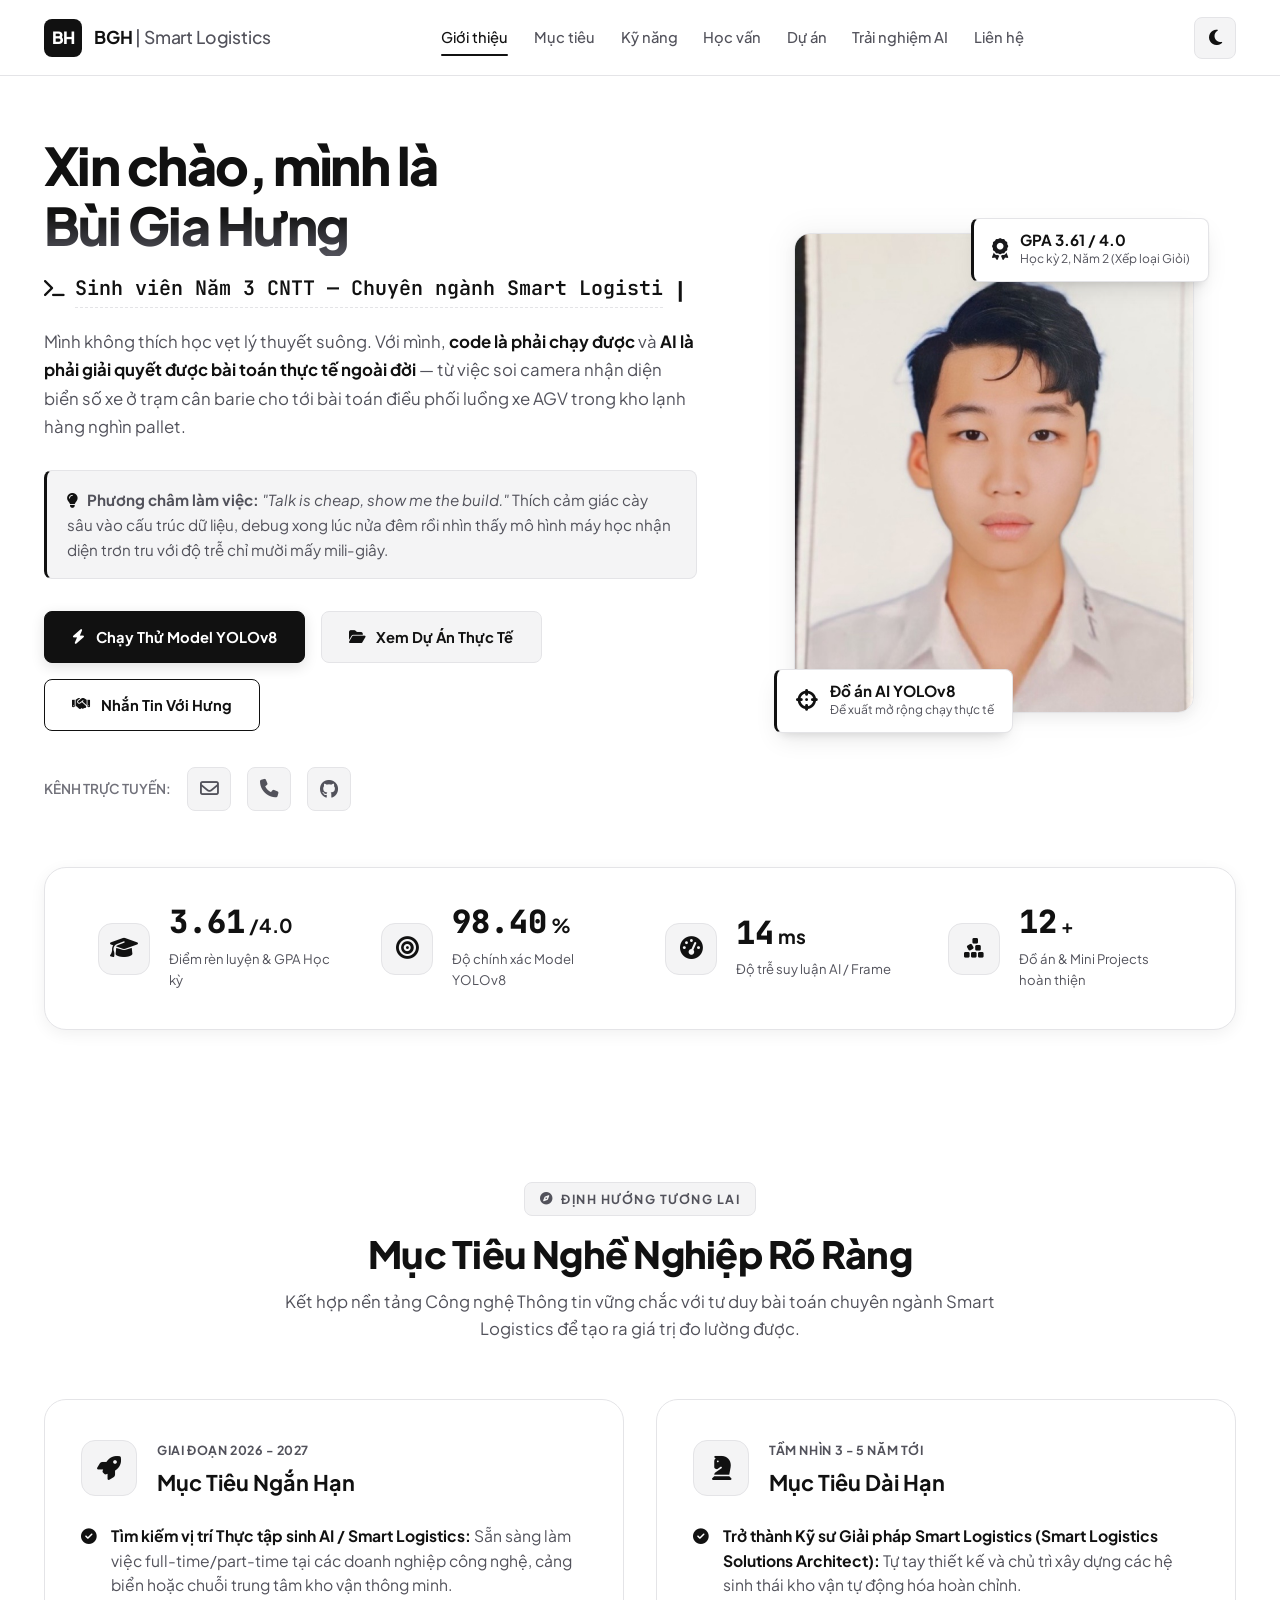
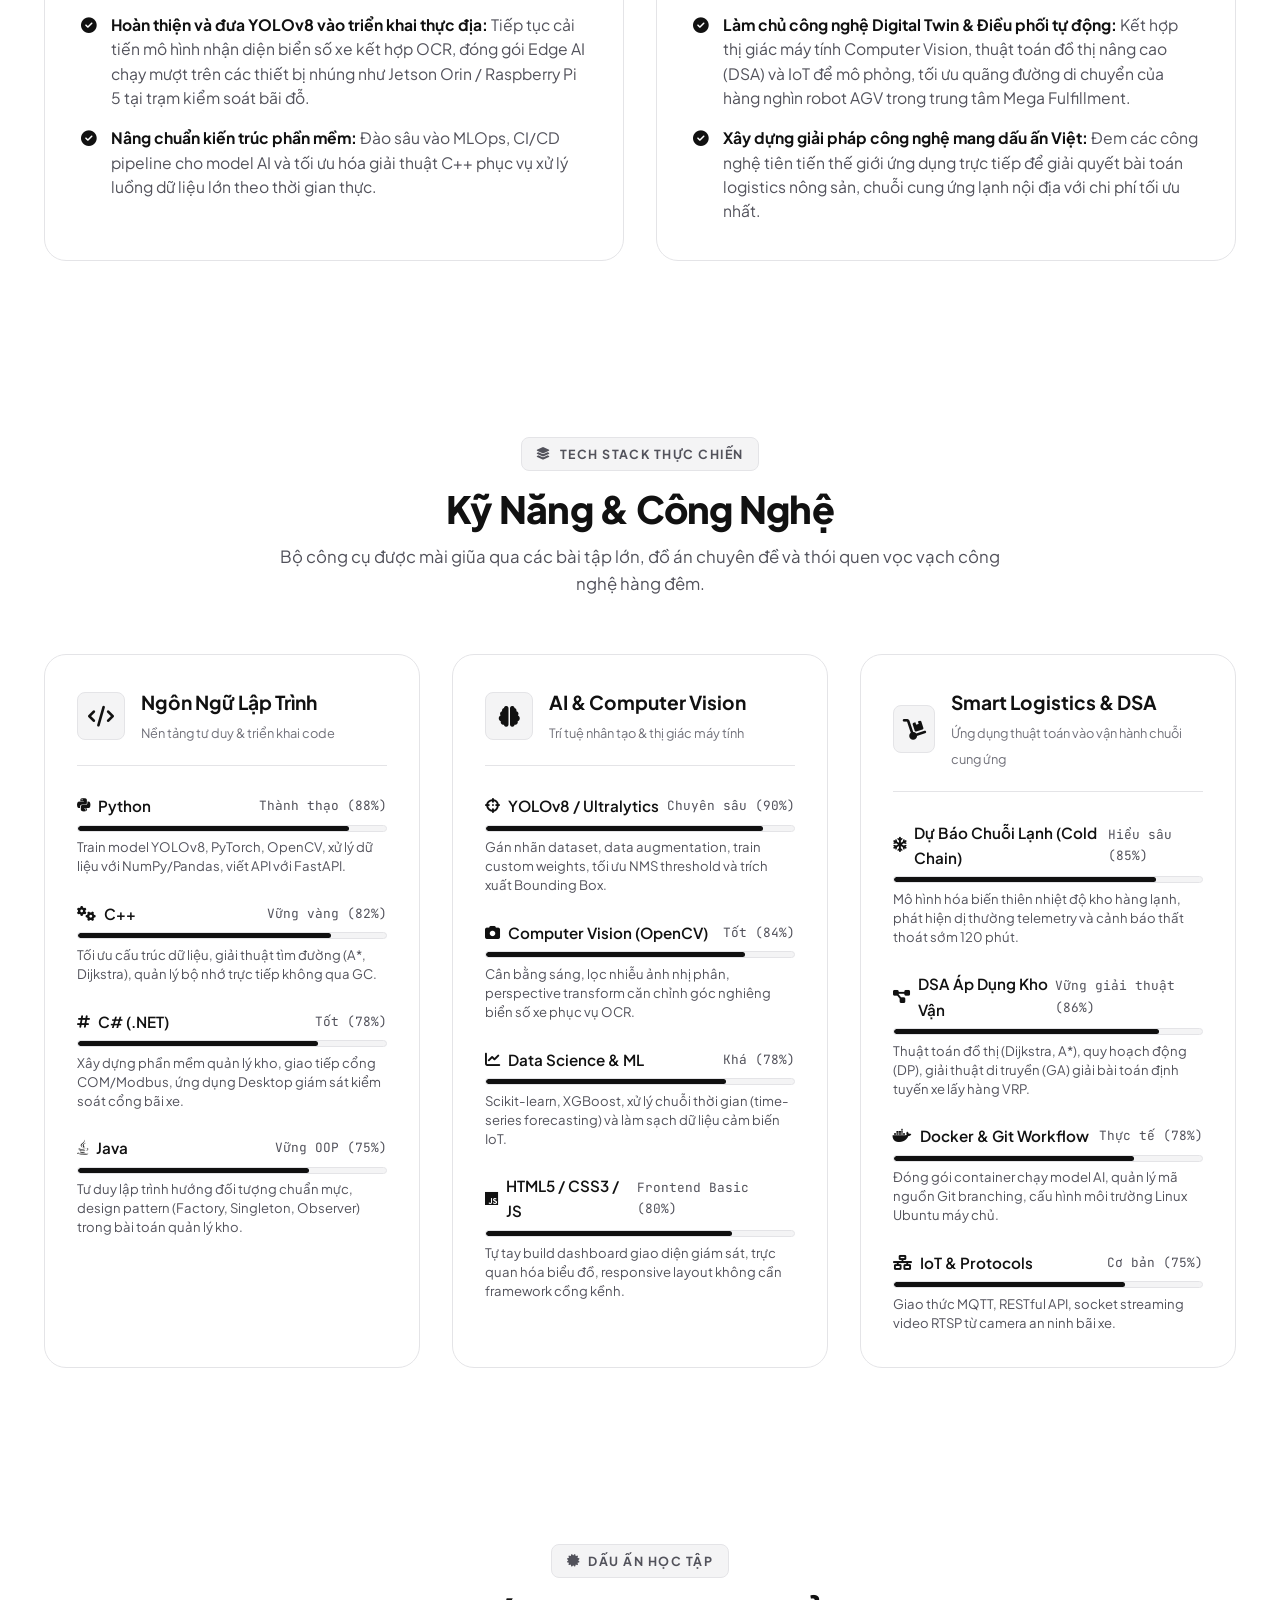
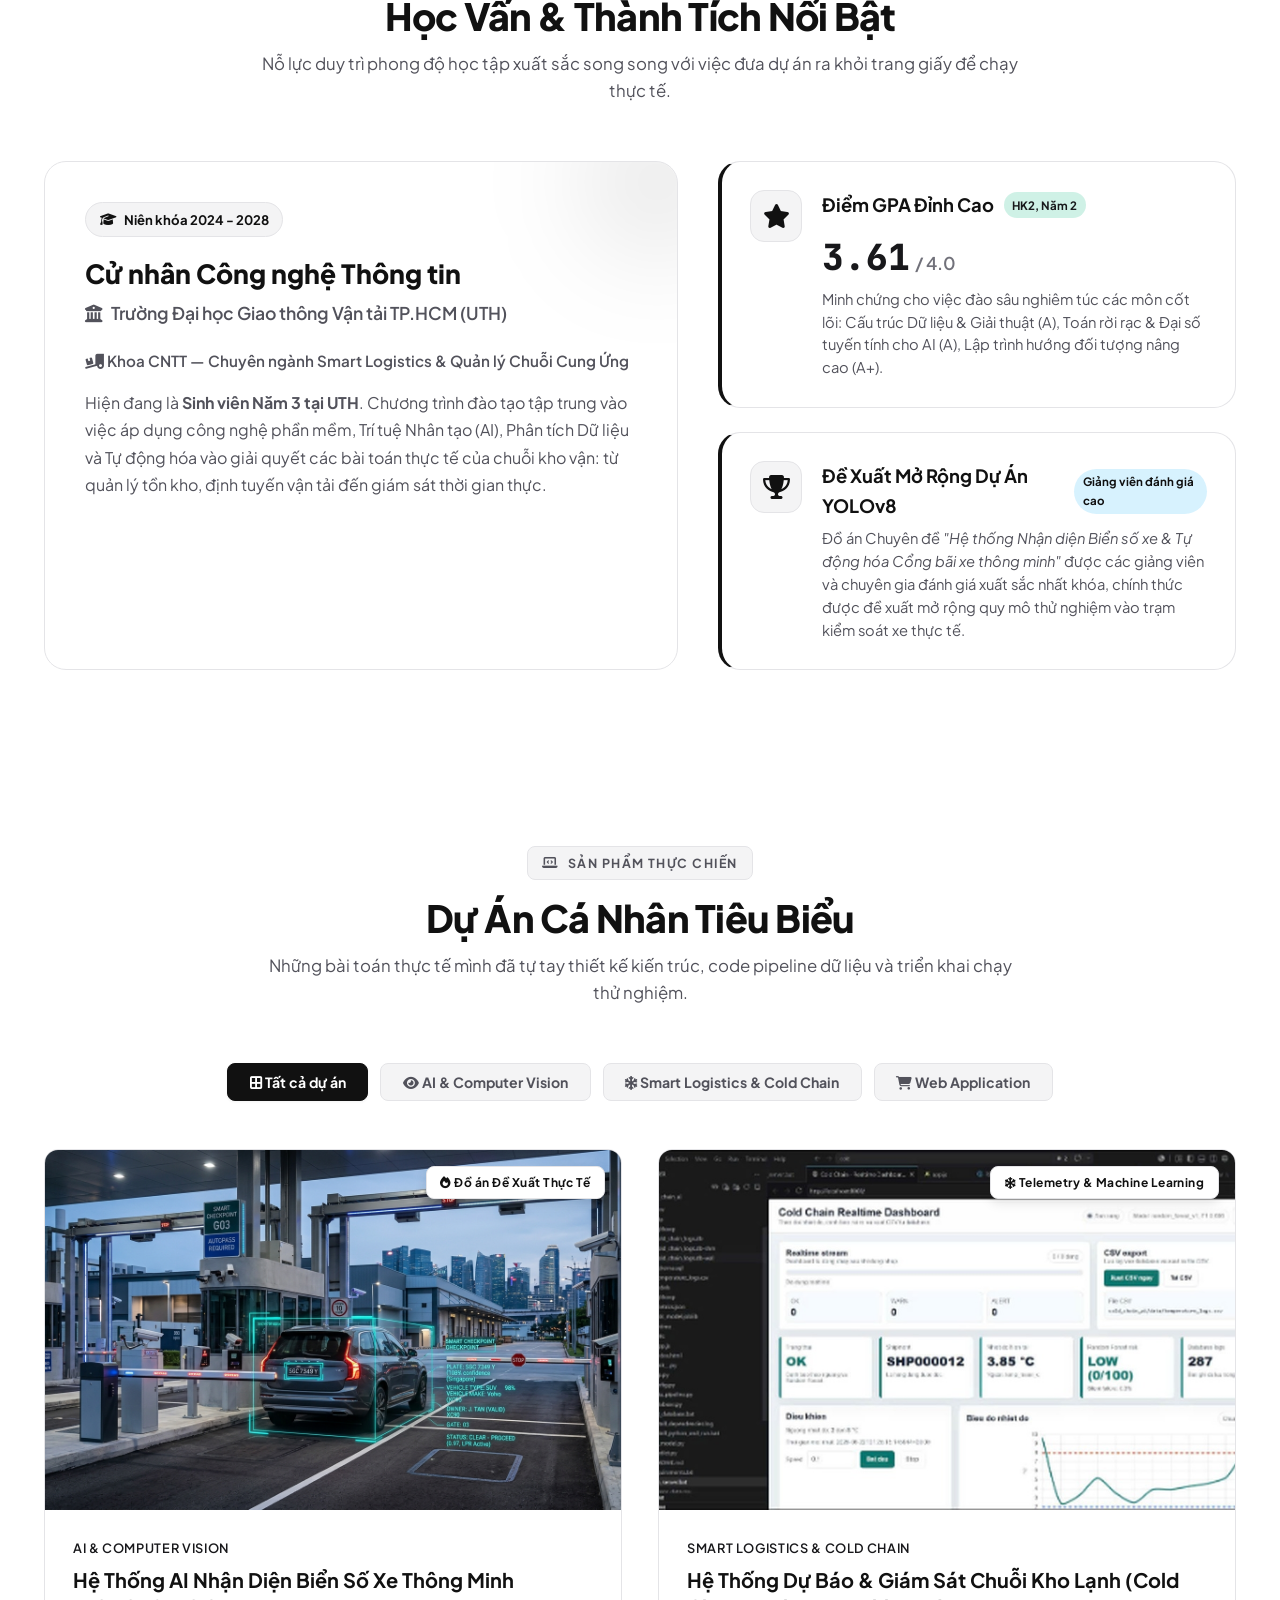
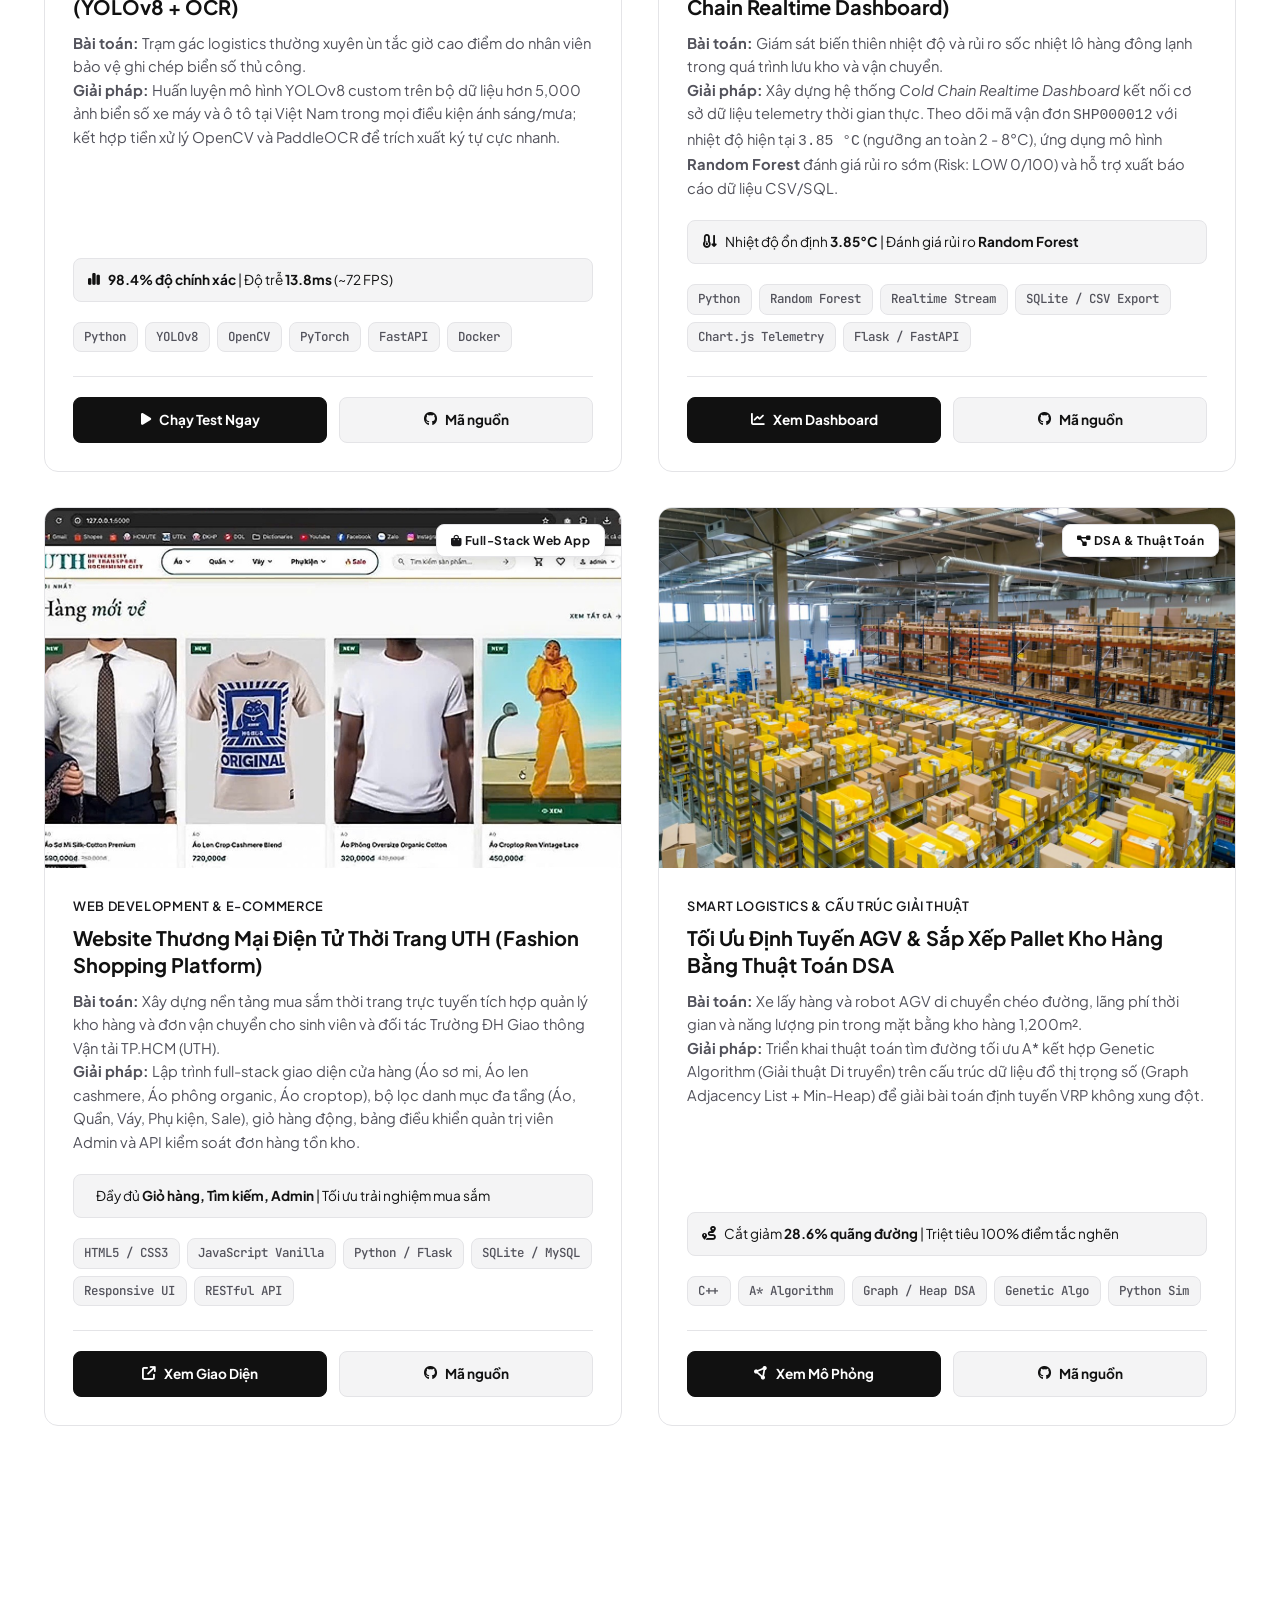
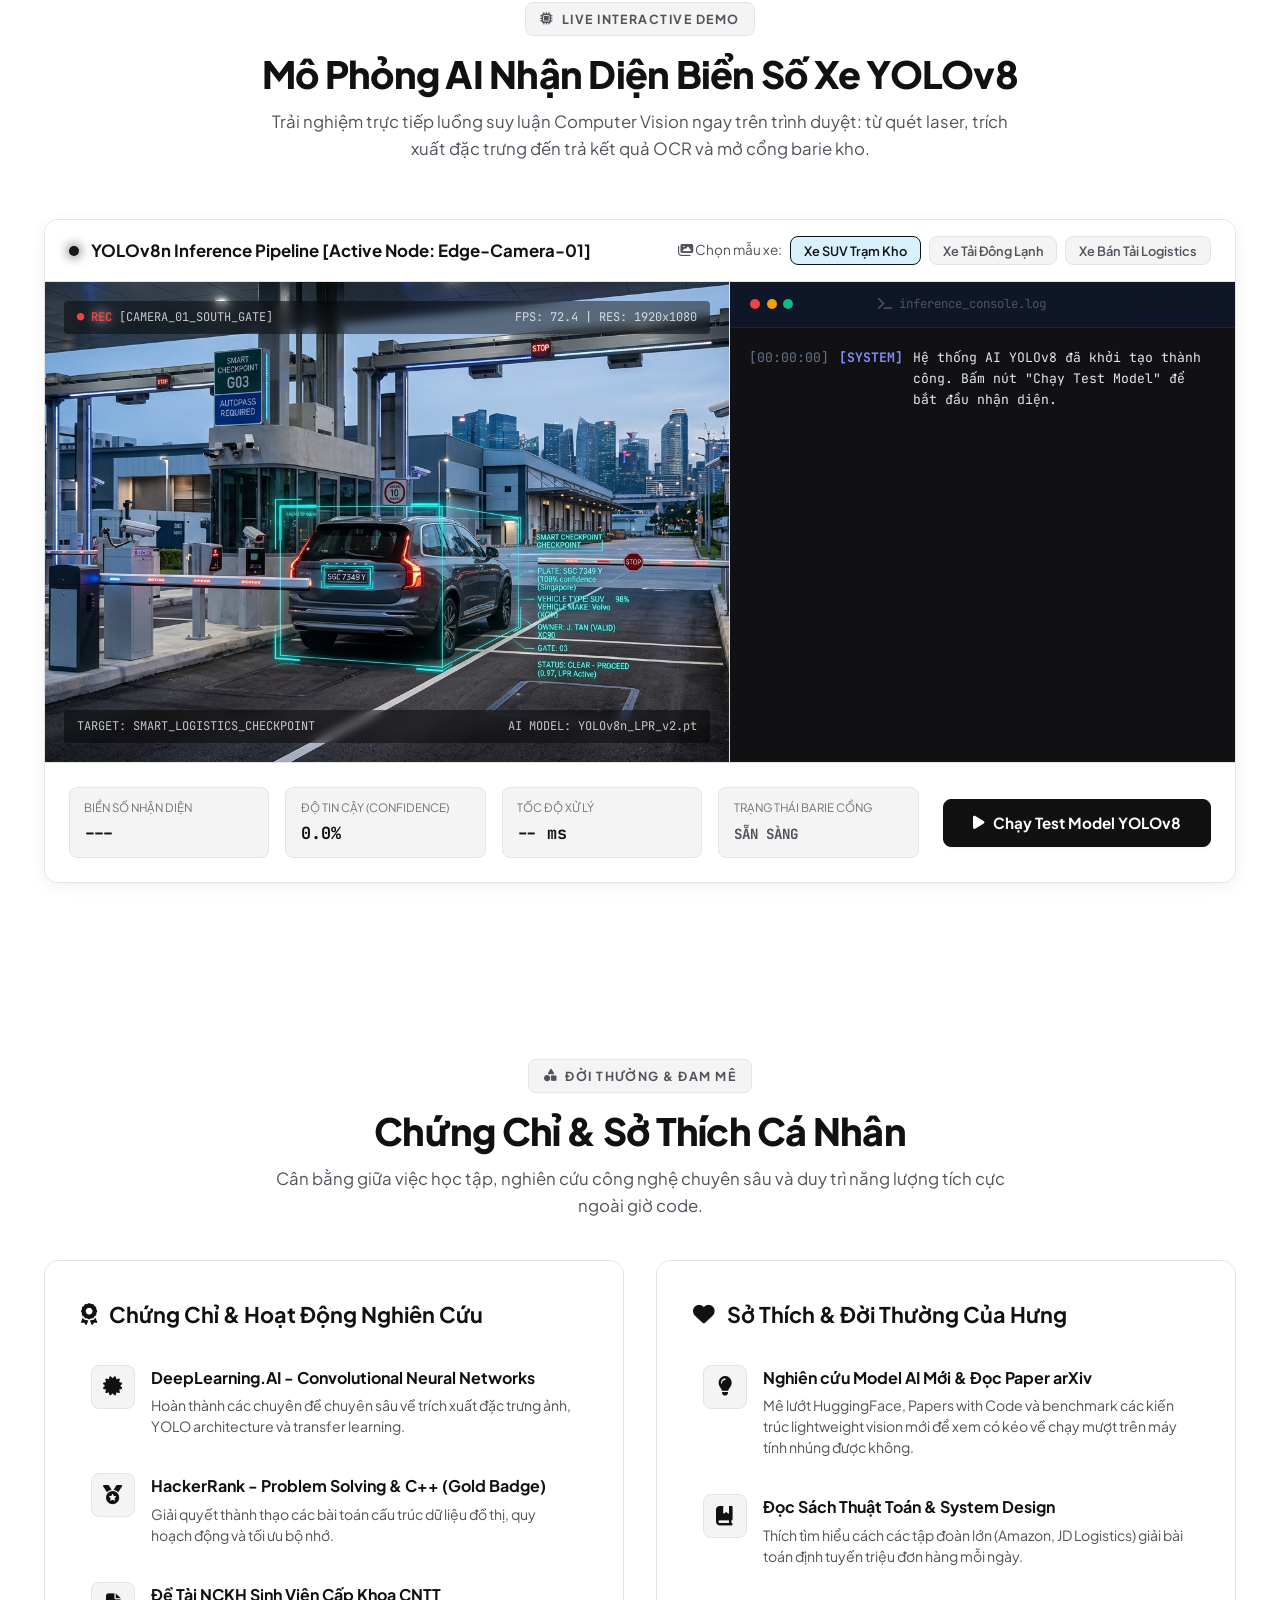
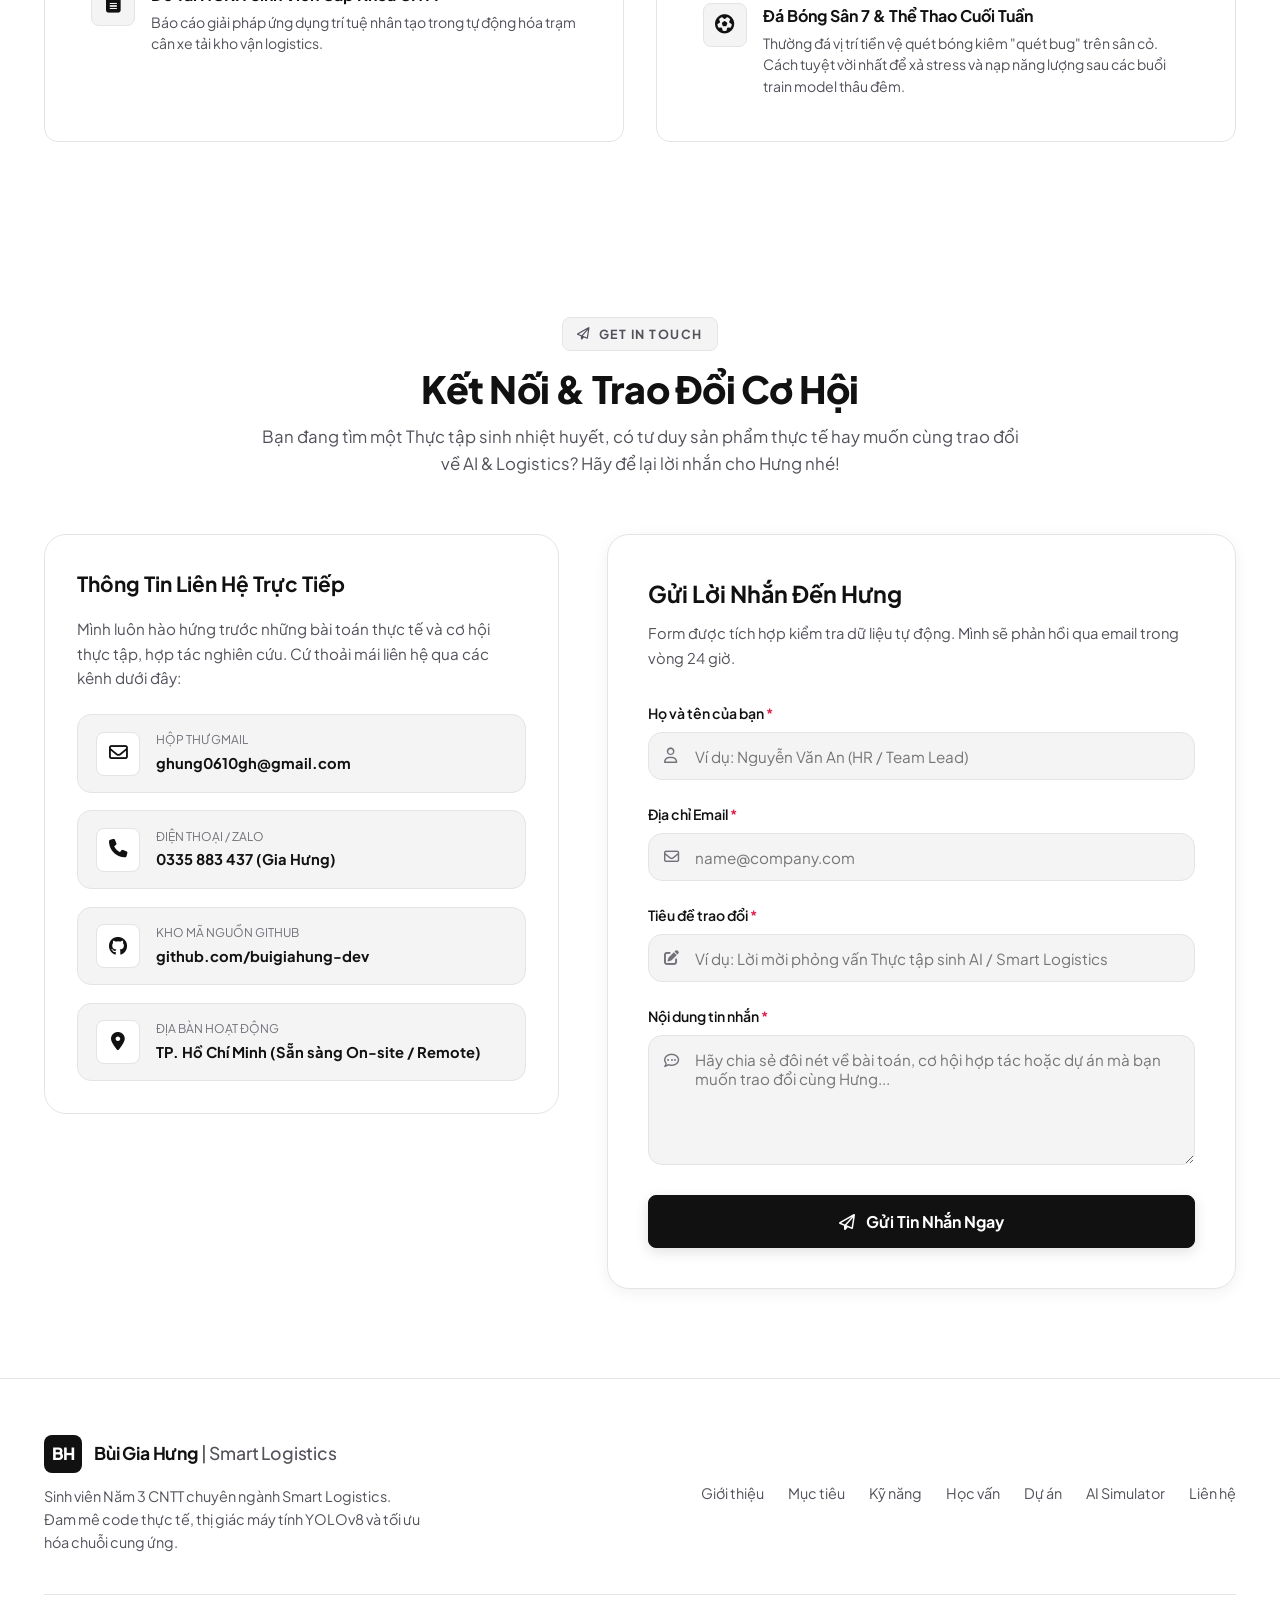
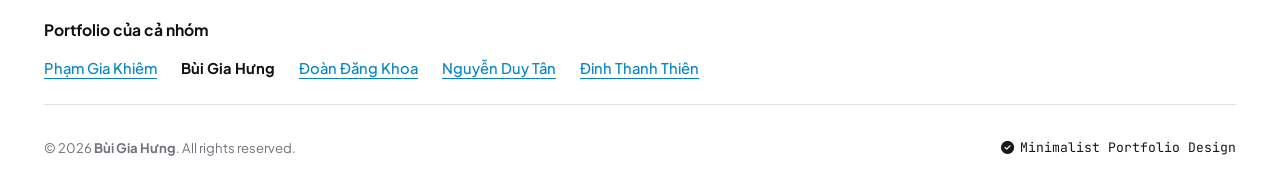
<file: portfolio_nhom 1/portfolio_hung/index1.html>
<!DOCTYPE html>
<html lang="vi" data-theme="light">
<head>
  <meta charset="UTF-8">
  <meta name="viewport" content="width=device-width, initial-scale=1.0">
  <meta name="description" content="Portfolio cá nhân của Bùi Gia Hưng - Sinh viên Năm 3 CNTT chuyên ngành Smart Logistics & AI tại UTH. Nghiên cứu thị giác máy tính YOLOv8, Cold Chain và tối ưu thuật toán chuỗi cung ứng.">
  <meta name="keywords" content="Bùi Gia Hưng, Portfolio, Smart Logistics, AI, YOLOv8, Computer Vision, Cold Chain, DSA, C++, Python, C#">
  <meta name="author" content="Bùi Gia Hưng">
  
  <title>Bùi Gia Hưng | Smart Logistics & AI Developer Portfolio</title>
  
  <!-- Favicon SVG -->
  <link rel="icon" type="image/svg+xml" href="data:image/svg+xml,<svg xmlns='http://www.w3.org/2000/svg' viewBox='0 0 100 100'><rect width='100' height='100' rx='25' fill='%230284c7'/><text x='50%' y='62%' font-family='sans-serif' font-weight='900' font-size='48' fill='%23ffffff' text-anchor='middle'>BGH</text></svg>">
  
  <!-- Google Fonts: Plus Jakarta Sans & JetBrains Mono -->
  <link rel="preconnect" href="https://fonts.googleapis.com">
  <link rel="preconnect" href="https://fonts.gstatic.com" crossorigin>
  <link href="https://fonts.googleapis.com/css2?family=JetBrains+Mono:wght@400;500;700;800&family=Plus+Jakarta+Sans:wght@400;500;600;700;800&display=swap" rel="stylesheet">
  
  <!-- Font Awesome 6 Icons -->
  <link rel="stylesheet" href="https://cdnjs.cloudflare.com/ajax/libs/font-awesome/6.5.1/css/all.min.css" integrity="sha512-DTOQO9RWCH3ppGqcWaEA1BIZOC6xxalwEsw9c2QQeAIftl+Vegovlnee1c9QX4TctnWMn13TZye+giMm8e2LwA==" crossorigin="anonymous" referrerpolicy="no-referrer" />
  
  <!-- Main Stylesheet -->
  <link rel="stylesheet" href="css/style.css">
</head>
<body>

  <!-- =========================================================================
       1. HEADER / NAVBAR (STICKY, GLASSMORPHISM, RESPONSIVE)
       ========================================================================= -->
  <header class="navbar" id="navbar">
    <div class="container nav-container">
      <!-- Brand Logo -->
      <a href="#about" class="nav-brand" aria-label="Trang chủ Bùi Gia Hưng">
        <div class="brand-logo-badge">BH</div>
        <div class="brand-text">BGH <span>| Smart Logistics</span></div>
      </a>

      <!-- Desktop Nav Menu -->
      <nav class="nav-menu" aria-label="Điều hướng chính">
        <a href="#about" class="nav-link active">Giới thiệu</a>
        <a href="#goals" class="nav-link">Mục tiêu</a>
        <a href="#skills" class="nav-link">Kỹ năng</a>
        <a href="#education" class="nav-link">Học vấn</a>
        <a href="#projects" class="nav-link">Dự án</a>
        <a href="#ai-demo" class="nav-link">Trải nghiệm AI</a>
        <a href="#contact" class="nav-link">Liên hệ</a>
      </nav>

      <!-- Nav Actions (Theme Toggle & Mobile Trigger) -->
      <div class="nav-actions">
        <button class="theme-toggle-btn" id="themeToggleBtn" aria-label="Chuyển đổi chế độ Sáng / Tối">
          <i class="fa-solid fa-sun"></i>
        </button>

        <a href="#contact" class="btn btn-primary" style="padding: 0.55rem 1.2rem; font-size: 0.88rem; display: none;">
          <i class="fa-regular fa-paper-plane"></i> Kết nối
        </a>

        <!-- Hamburger Button -->
        <button class="hamburger-btn" id="hamburgerBtn" aria-label="Mở Menu điều hướng">
          <span></span>
          <span></span>
          <span></span>
        </button>
      </div>
    </div>
  </header>

  <!-- Mobile Drawer Menu -->
  <div class="drawer-backdrop" id="drawerBackdrop"></div>
  <aside class="mobile-drawer" id="mobileDrawer" aria-label="Menu di động">
    <div style="display: flex; align-items: center; justify-content: space-between; margin-bottom: 1rem;">
      <span class="status-badge"><span class="status-dot"></span> Bùi Gia Hưng</span>
      <span style="font-size: 0.8rem; color: var(--text-secondary);">UTH Student</span>
    </div>
    <nav style="display: flex; flex-direction: column; gap: 0.5rem;">
      <a href="#about" class="mobile-nav-link active"><i class="fa-regular fa-user"></i> Giới thiệu</a>
      <a href="#goals" class="mobile-nav-link"><i class="fa-solid fa-bullseye"></i> Mục tiêu nghề nghiệp</a>
      <a href="#skills" class="mobile-nav-link"><i class="fa-solid fa-laptop-code"></i> Kỹ năng chuyên môn</a>
      <a href="#education" class="mobile-nav-link"><i class="fa-solid fa-graduation-cap"></i> Học vấn & Thành tích</a>
      <a href="#projects" class="mobile-nav-link"><i class="fa-solid fa-boxes-stacked"></i> Dự án thực tế</a>
      <a href="#ai-demo" class="mobile-nav-link"><i class="fa-solid fa-microchip"></i> Trải nghiệm AI YOLOv8</a>
      <a href="#contact" class="mobile-nav-link"><i class="fa-regular fa-envelope"></i> Liên hệ hợp tác</a>
    </nav>
    <div style="margin-top: auto; padding-top: 1.5rem; border-top: 1px solid var(--border-subtle);">
      <p style="font-size: 0.82rem; color: var(--text-muted); margin-bottom: 0.5rem;">Kết nối với Hưng qua:</p>
      <div style="display: flex; gap: 0.75rem;">
        <a href="mailto:ghung0610gh@gmail.com" class="social-icon-btn" aria-label="Email (ghung0610gh@gmail.com)"><i class="fa-regular fa-envelope"></i></a>
        <a href="tel:0335883437" class="social-icon-btn" aria-label="Điện thoại (0335883437)"><i class="fa-solid fa-phone"></i></a>
        <a href="https://github.com" target="_blank" rel="noopener" class="social-icon-btn" aria-label="GitHub"><i class="fa-brands fa-github"></i></a>
      </div>
    </div>
  </aside>

  <main>
    <!-- =========================================================================
         2. HERO SECTION (GIỚI THIỆU BẢN THÂN & VĂN PHONG TỰ NHIÊN)
         ========================================================================= -->
    <section class="section hero-section" id="about">
      <div class="container">
        <div class="hero-grid">
          <!-- Left: Intro Content -->
          <div class="hero-content reveal">
            <h1 class="hero-title">
              Xin chào, mình là <br>
              <span class="gradient-text hero-name-jump" title="Rê chuột để xem chữ nhảy tương tác!">
                <span>B</span><span>ù</span><span>i</span>&nbsp;<span>G</span><span>i</span><span>a</span>&nbsp;<span>H</span><span>ư</span><span>n</span><span>g</span>
              </span>
            </h1>

            <div class="hero-subtitle">
              <i class="fa-solid fa-terminal" id="typingIcon"></i>
              <span id="heroTypingText" class="typing-text">Sinh viên Năm 3 CNTT — Chuyên ngành Smart Logistics</span><span class="typing-cursor">|</span>
            </div>

            <p class="hero-bio">
              Mình không thích học vẹt lý thuyết suông. Với mình, <strong>code là phải chạy được</strong> và 
              <strong>AI là phải giải quyết được bài toán thực tế ngoài đời</strong> — từ việc soi camera nhận diện 
              biển số xe ở trạm cân barie cho tới bài toán điều phối luồng xe AGV trong kho lạnh hàng nghìn pallet.
            </p>

            <div class="hero-highlight-box">
              <i class="fa-solid fa-lightbulb"></i>
              <strong>Phương châm làm việc:</strong> <em>"Talk is cheap, show me the build."</em> Thích cảm giác cày sâu 
              vào cấu trúc dữ liệu, debug xong lúc nửa đêm rồi nhìn thấy mô hình máy học nhận diện trơn tru với độ trễ chỉ mười mấy mili-giây.
            </div>

            <div class="hero-cta-group">
              <a href="#ai-demo" class="btn btn-primary">
                <i class="fa-solid fa-bolt"></i> Chạy Thử Model YOLOv8
              </a>
              <a href="#projects" class="btn btn-secondary">
                <i class="fa-solid fa-folder-open"></i> Xem Dự Án Thực Tế
              </a>
              <a href="#contact" class="btn btn-outline">
                <i class="fa-solid fa-handshake"></i> Nhắn Tin Với Hưng
              </a>
            </div>

            <div class="hero-social-links">
              <span style="font-size: 0.85rem; color: var(--text-muted); font-weight: 600;">KÊNH TRỰC TUYẾN:</span>
              <a href="mailto:ghung0610gh@gmail.com" class="social-icon-btn" title="Gửi Email trực tiếp (ghung0610gh@gmail.com)">
                <i class="fa-regular fa-envelope"></i>
              </a>
              <a href="tel:0335883437" class="social-icon-btn" title="Điện thoại / Zalo: 0335883437">
                <i class="fa-solid fa-phone"></i>
              </a>
              <a href="https://github.com" target="_blank" rel="noopener" class="social-icon-btn" title="GitHub Profile">
                <i class="fa-brands fa-github"></i>
              </a>
            </div>
          </div>

          <!-- Right: Hero Visual / Authentic Portrait & Floating Badges -->
          <div class="hero-visual reveal-scale delay-150">
            <div class="avatar-wrapper">
              <div class="avatar-glow"></div>
              <div class="avatar-card">
                <img src="assets/images/avatar.jpg" alt="Chân dung Bùi Gia Hưng - Sinh viên Smart Logistics CNTT" class="avatar-img" width="400" height="400" loading="eager">
              </div>

              <!-- Floating Metric 1: GPA -->
              <div class="floating-badge badge-gpa">
                <i class="fa-solid fa-award"></i>
                <div class="floating-badge-text">
                  <strong>GPA 3.61 / 4.0</strong>
                  <span>Học kỳ 2, Năm 2 (Xếp loại Giỏi)</span>
                </div>
              </div>

              <!-- Floating Metric 2: YOLOv8 Award -->
              <div class="floating-badge badge-yolo">
                <i class="fa-solid fa-crosshairs"></i>
                <div class="floating-badge-text">
                  <strong>Đồ án AI YOLOv8</strong>
                  <span>Đề xuất mở rộng chạy thực tế</span>
                </div>
              </div>
            </div>
          </div>
        </div>

        <!-- Real-time Quick Stats Bar -->
        <div class="stats-banner reveal delay-200" id="statsBanner">
          <div class="stat-item">
            <div class="stat-icon"><i class="fa-solid fa-graduation-cap"></i></div>
            <div>
              <div class="stat-num-row">
                <span class="stat-number" data-counter-target="3.61" data-counter-decimal="true">0.00</span>
                <span class="stat-suffix">/4.0</span>
              </div>
              <div class="stat-label">Điểm rèn luyện & GPA Học kỳ</div>
            </div>
          </div>

          <div class="stat-item">
            <div class="stat-icon"><i class="fa-solid fa-bullseye"></i></div>
            <div>
              <div class="stat-num-row">
                <span class="stat-number" data-counter-target="98.4" data-counter-decimal="true">0.0</span>
                <span class="stat-suffix">%</span>
              </div>
              <div class="stat-label">Độ chính xác Model YOLOv8</div>
            </div>
          </div>

          <div class="stat-item">
            <div class="stat-icon"><i class="fa-solid fa-gauge-high"></i></div>
            <div>
              <div class="stat-num-row">
                <span class="stat-number" data-counter-target="14" data-counter-decimal="false">0</span>
                <span class="stat-suffix">ms</span>
              </div>
              <div class="stat-label">Độ trễ suy luận AI / Frame</div>
            </div>
          </div>

          <div class="stat-item">
            <div class="stat-icon"><i class="fa-solid fa-cubes-stacked"></i></div>
            <div>
              <div class="stat-num-row">
                <span class="stat-number" data-counter-target="12" data-counter-decimal="false">0</span>
                <span class="stat-suffix">+</span>
              </div>
              <div class="stat-label">Đồ án & Mini Projects hoàn thiện</div>
            </div>
          </div>
        </div>
      </div>
    </section>

    <!-- =========================================================================
         3. MỤC TIÊU NGHỀ NGHIỆP (SHORT-TERM & LONG-TERM)
         ========================================================================= -->
    <section class="section" id="goals">
      <div class="container">
        <header class="section-header reveal">
          <span class="section-tag"><i class="fa-solid fa-compass"></i> Định Hướng Tương Lai</span>
          <h2 class="section-title">Mục Tiêu Nghề Nghiệp Rõ Ràng</h2>
          <p class="section-subtitle">
            Kết hợp nền tảng Công nghệ Thông tin vững chắc với tư duy bài toán chuyên ngành Smart Logistics để tạo ra giá trị đo lường được.
          </p>
        </header>

        <div class="goals-grid">
          <!-- Card 1: Ngắn hạn -->
          <article class="goal-card reveal delay-100">
            <div class="goal-header">
              <div class="goal-icon-box">
                <i class="fa-solid fa-rocket"></i>
              </div>
              <div>
                <span class="goal-time-badge">Giai đoạn 2026 - 2027</span>
                <h3 class="goal-title">Mục Tiêu Ngắn Hạn</h3>
              </div>
            </div>

            <div class="goal-list">
              <div class="goal-list-item">
                <i class="fa-solid fa-circle-check"></i>
                <div>
                  <strong>Tìm kiếm vị trí Thực tập sinh AI / Smart Logistics:</strong> Sẵn sàng làm việc full-time/part-time tại các doanh nghiệp công nghệ, cảng biển hoặc chuỗi trung tâm kho vận thông minh.
                </div>
              </div>
              <div class="goal-list-item">
                <i class="fa-solid fa-circle-check"></i>
                <div>
                  <strong>Hoàn thiện và đưa YOLOv8 vào triển khai thực địa:</strong> Tiếp tục cải tiến mô hình nhận diện biển số xe kết hợp OCR, đóng gói Edge AI chạy mượt trên các thiết bị nhúng như Jetson Orin / Raspberry Pi 5 tại trạm kiểm soát bãi đỗ.
                </div>
              </div>
              <div class="goal-list-item">
                <i class="fa-solid fa-circle-check"></i>
                <div>
                  <strong>Nâng chuẩn kiến trúc phần mềm:</strong> Đào sâu vào MLOps, CI/CD pipeline cho model AI và tối ưu hóa giải thuật C++ phục vụ xử lý luồng dữ liệu lớn theo thời gian thực.
                </div>
              </div>
            </div>
          </article>

          <!-- Card 2: Dài hạn -->
          <article class="goal-card long-term reveal delay-200">
            <div class="goal-header">
              <div class="goal-icon-box">
                <i class="fa-solid fa-chess-knight"></i>
              </div>
              <div>
                <span class="goal-time-badge">Tầm nhìn 3 - 5 năm tới</span>
                <h3 class="goal-title">Mục Tiêu Dài Hạn</h3>
              </div>
            </div>

            <div class="goal-list">
              <div class="goal-list-item">
                <i class="fa-solid fa-circle-check"></i>
                <div>
                  <strong>Trở thành Kỹ sư Giải pháp Smart Logistics (Smart Logistics Solutions Architect):</strong> Tự tay thiết kế và chủ trì xây dựng các hệ sinh thái kho vận tự động hóa hoàn chỉnh.
                </div>
              </div>
              <div class="goal-list-item">
                <i class="fa-solid fa-circle-check"></i>
                <div>
                  <strong>Làm chủ công nghệ Digital Twin & Điều phối tự động:</strong> Kết hợp thị giác máy tính Computer Vision, thuật toán đồ thị nâng cao (DSA) và IoT để mô phỏng, tối ưu quãng đường di chuyển của hàng nghìn robot AGV trong trung tâm Mega Fulfillment.
                </div>
              </div>
              <div class="goal-list-item">
                <i class="fa-solid fa-circle-check"></i>
                <div>
                  <strong>Xây dựng giải pháp công nghệ mang dấu ấn Việt:</strong> Đem các công nghệ tiên tiến thế giới ứng dụng trực tiếp để giải quyết bài toán logistics nông sản, chuỗi cung ứng lạnh nội địa với chi phí tối ưu nhất.
                </div>
              </div>
            </div>
          </article>
        </div>
      </div>
    </section>

    <!-- =========================================================================
         4. KỸ NĂNG CHUYÊN MÔN (CARDS & BADGES ĐẸP MẮT)
         ========================================================================= -->
    <section class="section" id="skills">
      <div class="container">
        <header class="section-header reveal">
          <span class="section-tag"><i class="fa-solid fa-layer-group"></i> Tech Stack Thực Chiến</span>
          <h2 class="section-title">Kỹ Năng & Công Nghệ</h2>
          <p class="section-subtitle">
            Bộ công cụ được mài giũa qua các bài tập lớn, đồ án chuyên đề và thói quen vọc vạch công nghệ hàng đêm.
          </p>
        </header>

        <div class="skills-grid">
          <!-- Category 1: Ngôn ngữ lập trình -->
          <article class="skill-category-card reveal delay-100">
            <div class="skill-cat-header">
              <div class="skill-cat-icon"><i class="fa-solid fa-code"></i></div>
              <div>
                <h3 class="skill-cat-title">Ngôn Ngữ Lập Trình</h3>
                <span class="skill-cat-subtitle">Nền tảng tư duy & triển khai code</span>
              </div>
            </div>

            <div class="skill-badges-list">
              <!-- Python -->
              <div class="skill-item">
                <div class="skill-item-header">
                  <span class="skill-name"><i class="fa-brands fa-python"></i> Python</span>
                  <span class="skill-level-text">Thành thạo (88%)</span>
                </div>
                <div class="skill-bar-bg"><div class="skill-bar-fill" style="width: 88%;"></div></div>
                <p class="skill-desc">Train model YOLOv8, PyTorch, OpenCV, xử lý dữ liệu với NumPy/Pandas, viết API với FastAPI.</p>
              </div>

              <!-- C++ -->
              <div class="skill-item">
                <div class="skill-item-header">
                  <span class="skill-name"><i class="fa-solid fa-gears"></i> C++</span>
                  <span class="skill-level-text">Vững vàng (82%)</span>
                </div>
                <div class="skill-bar-bg"><div class="skill-bar-fill" style="width: 82%;"></div></div>
                <p class="skill-desc">Tối ưu cấu trúc dữ liệu, giải thuật tìm đường (A*, Dijkstra), quản lý bộ nhớ trực tiếp không qua GC.</p>
              </div>

              <!-- C# -->
              <div class="skill-item">
                <div class="skill-item-header">
                  <span class="skill-name"><i class="fa-solid fa-hashtag"></i> C# (.NET)</span>
                  <span class="skill-level-text">Tốt (78%)</span>
                </div>
                <div class="skill-bar-bg"><div class="skill-bar-fill" style="width: 78%;"></div></div>
                <p class="skill-desc">Xây dựng phần mềm quản lý kho, giao tiếp cổng COM/Modbus, ứng dụng Desktop giám sát kiểm soát cổng bãi xe.</p>
              </div>

              <!-- Java -->
              <div class="skill-item">
                <div class="skill-item-header">
                  <span class="skill-name"><i class="fa-brands fa-java"></i> Java</span>
                  <span class="skill-level-text">Vững OOP (75%)</span>
                </div>
                <div class="skill-bar-bg"><div class="skill-bar-fill" style="width: 75%;"></div></div>
                <p class="skill-desc">Tư duy lập trình hướng đối tượng chuẩn mực, design pattern (Factory, Singleton, Observer) trong bài toán quản lý kho.</p>
              </div>
            </div>
          </article>

          <!-- Category 2: AI & Data Science -->
          <article class="skill-category-card reveal delay-200">
            <div class="skill-cat-header">
              <div class="skill-cat-icon"><i class="fa-solid fa-brain"></i></div>
              <div>
                <h3 class="skill-cat-title">AI & Computer Vision</h3>
                <span class="skill-cat-subtitle">Trí tuệ nhân tạo & thị giác máy tính</span>
              </div>
            </div>

            <div class="skill-badges-list">
              <!-- YOLOv8 -->
              <div class="skill-item">
                <div class="skill-item-header">
                  <span class="skill-name"><i class="fa-solid fa-crosshairs"></i> YOLOv8 / Ultralytics</span>
                  <span class="skill-level-text">Chuyên sâu (90%)</span>
                </div>
                <div class="skill-bar-bg"><div class="skill-bar-fill" style="width: 90%;"></div></div>
                <p class="skill-desc">Gán nhãn dataset, data augmentation, train custom weights, tối ưu NMS threshold và trích xuất Bounding Box.</p>
              </div>

              <!-- Computer Vision -->
              <div class="skill-item">
                <div class="skill-item-header">
                  <span class="skill-name"><i class="fa-solid fa-camera"></i> Computer Vision (OpenCV)</span>
                  <span class="skill-level-text">Tốt (84%)</span>
                </div>
                <div class="skill-bar-bg"><div class="skill-bar-fill" style="width: 84%;"></div></div>
                <p class="skill-desc">Cân bằng sáng, lọc nhiễu ảnh nhị phân, perspective transform căn chỉnh góc nghiêng biển số xe phục vụ OCR.</p>
              </div>

              <!-- Thuật toán xử lý dữ liệu -->
              <div class="skill-item">
                <div class="skill-item-header">
                  <span class="skill-name"><i class="fa-solid fa-chart-line"></i> Data Science & ML</span>
                  <span class="skill-level-text">Khá (78%)</span>
                </div>
                <div class="skill-bar-bg"><div class="skill-bar-fill" style="width: 78%;"></div></div>
                <p class="skill-desc">Scikit-learn, XGBoost, xử lý chuỗi thời gian (time-series forecasting) và làm sạch dữ liệu cảm biến IoT.</p>
              </div>

              <!-- Web Basic -->
              <div class="skill-item">
                <div class="skill-item-header">
                  <span class="skill-name"><i class="fa-brands fa-js"></i> HTML5 / CSS3 / JS</span>
                  <span class="skill-level-text">Frontend Basic (80%)</span>
                </div>
                <div class="skill-bar-bg"><div class="skill-bar-fill" style="width: 80%;"></div></div>
                <p class="skill-desc">Tự tay build dashboard giao diện giám sát, trực quan hóa biểu đồ, responsive layout không cần framework cồng kềnh.</p>
              </div>
            </div>
          </article>

          <!-- Category 3: Smart Logistics & DSA -->
          <article class="skill-category-card reveal delay-300">
            <div class="skill-cat-header">
              <div class="skill-cat-icon"><i class="fa-solid fa-dolly"></i></div>
              <div>
                <h3 class="skill-cat-title">Smart Logistics & DSA</h3>
                <span class="skill-cat-subtitle">Ứng dụng thuật toán vào vận hành chuỗi cung ứng</span>
              </div>
            </div>

            <div class="skill-badges-list">
              <!-- Cold Chain -->
              <div class="skill-item">
                <div class="skill-item-header">
                  <span class="skill-name"><i class="fa-solid fa-snowflake"></i> Dự Báo Chuỗi Lạnh (Cold Chain)</span>
                  <span class="skill-level-text">Hiểu sâu (85%)</span>
                </div>
                <div class="skill-bar-bg"><div class="skill-bar-fill" style="width: 85%;"></div></div>
                <p class="skill-desc">Mô hình hóa biến thiên nhiệt độ kho hàng lạnh, phát hiện dị thường telemetry và cảnh báo thất thoát sớm 120 phút.</p>
              </div>

              <!-- DSA Logistics -->
              <div class="skill-item">
                <div class="skill-item-header">
                  <span class="skill-name"><i class="fa-solid fa-diagram-project"></i> DSA Áp Dụng Kho Vận</span>
                  <span class="skill-level-text">Vững giải thuật (86%)</span>
                </div>
                <div class="skill-bar-bg"><div class="skill-bar-fill" style="width: 86%;"></div></div>
                <p class="skill-desc">Thuật toán đồ thị (Dijkstra, A*), quy hoạch động (DP), giải thuật di truyền (GA) giải bài toán định tuyến xe lấy hàng VRP.</p>
              </div>

              <!-- Tools & DevOps -->
              <div class="skill-item">
                <div class="skill-item-header">
                  <span class="skill-name"><i class="fa-brands fa-docker"></i> Docker & Git Workflow</span>
                  <span class="skill-level-text">Thực tế (78%)</span>
                </div>
                <div class="skill-bar-bg"><div class="skill-bar-fill" style="width: 78%;"></div></div>
                <p class="skill-desc">Đóng gói container chạy model AI, quản lý mã nguồn Git branching, cấu hình môi trường Linux Ubuntu máy chủ.</p>
              </div>

              <!-- IoT Protocol -->
              <div class="skill-item">
                <div class="skill-item-header">
                  <span class="skill-name"><i class="fa-solid fa-network-wired"></i> IoT & Protocols</span>
                  <span class="skill-level-text">Cơ bản (75%)</span>
                </div>
                <div class="skill-bar-bg"><div class="skill-bar-fill" style="width: 75%;"></div></div>
                <p class="skill-desc">Giao thức MQTT, RESTful API, socket streaming video RTSP từ camera an ninh bãi xe.</p>
              </div>
            </div>
          </article>
        </div>
      </div>
    </section>

    <!-- =========================================================================
         5. HỌC VẤN & THÀNH TÍCH NỔI BẬT (HIGHLIGHT GPA 3.61 & YOLOV8)
         ========================================================================= -->
    <section class="section" id="education">
      <div class="container">
        <header class="section-header reveal">
          <span class="section-tag"><i class="fa-solid fa-certificate"></i> Dấu Ấn Học Tập</span>
          <h2 class="section-title">Học Vấn & Thành Tích Nổi Bật</h2>
          <p class="section-subtitle">
            Nỗ lực duy trì phong độ học tập xuất sắc song song với việc đưa dự án ra khỏi trang giấy để chạy thực tế.
          </p>
        </header>

        <div class="education-showcase">
          <!-- Main Education Card -->
          <article class="edu-main-card reveal delay-100">
            <span class="edu-badge-top"><i class="fa-solid fa-graduation-cap"></i> Niên khóa 2024 - 2028</span>
            <h3 class="edu-degree">Cử nhân Công nghệ Thông tin</h3>
            <div class="edu-school">
              <i class="fa-solid fa-building-columns"></i>
              <span>Trường Đại học Giao thông Vận tải TP.HCM (UTH)</span>
            </div>
            <div style="font-size: 0.95rem; color: var(--text-secondary); margin-bottom: 1rem; font-weight: 600;">
              <i class="fa-solid fa-truck-ramp-box"></i> Khoa CNTT — Chuyên ngành Smart Logistics & Quản lý Chuỗi Cung Ứng
            </div>

            <p class="edu-desc">
              Hiện đang là <strong>Sinh viên Năm 3 tại UTH</strong>. Chương trình đào tạo tập trung vào việc áp dụng công nghệ phần mềm, 
              Trí tuệ Nhân tạo (AI), Phân tích Dữ liệu và Tự động hóa vào giải quyết các bài toán thực tế của chuỗi kho vận: 
              từ quản lý tồn kho, định tuyến vận tải đến giám sát thời gian thực.
            </p>
          </article>

          <!-- Achievement Cards Column -->
          <div class="achieve-column">
            <!-- GPA 3.61 Card -->
            <article class="achieve-card gpa-card reveal delay-200">
              <div class="achieve-icon-wrap">
                <i class="fa-solid fa-star"></i>
              </div>
              <div class="achieve-content">
                <h4>
                  <span>Điểm GPA Đỉnh Cao</span>
                  <span class="achieve-badge">HK2, Năm 2</span>
                </h4>
                <div class="gpa-counter-display">
                  <span class="gpa-big-number" data-counter-target="3.61" data-counter-decimal="true">0.00</span>
                  <span class="gpa-scale">/ 4.0</span>
                </div>
                <p>
                  Minh chứng cho việc đào sâu nghiêm túc các môn cốt lõi: Cấu trúc Dữ liệu & Giải thuật (A), 
                  Toán rời rạc & Đại số tuyến tính cho AI (A), Lập trình hướng đối tượng nâng cao (A+).
                </p>
              </div>
            </article>

            <!-- YOLOv8 Project Recommendation Award -->
            <article class="achieve-card yolo-award reveal delay-300">
              <div class="achieve-icon-wrap">
                <i class="fa-solid fa-trophy"></i>
              </div>
              <div class="achieve-content">
                <h4>
                  <span>Đề Xuất Mở Rộng Dự Án YOLOv8</span>
                  <span class="achieve-badge cyan">Giảng viên đánh giá cao</span>
                </h4>
                <p>
                  Đồ án Chuyên đề <em>"Hệ thống Nhận diện Biển số xe & Tự động hóa Cổng bãi xe thông minh"</em> được các giảng viên 
                  và chuyên gia đánh giá xuất sắc nhất khóa, chính thức được đề xuất mở rộng quy mô thử nghiệm vào trạm kiểm soát xe thực tế.
                </p>
              </div>
            </article>
          </div>
        </div>
      </div>
    </section>

    <!-- =========================================================================
         6. DỰ ÁN CÁ NHÂN (PROJECTS SHOWCASE VỚI FILTER)
         ========================================================================= -->
    <section class="section" id="projects">
      <div class="container">
        <header class="section-header reveal">
          <span class="section-tag"><i class="fa-solid fa-laptop-code"></i> Sản Phẩm Thực Chiến</span>
          <h2 class="section-title">Dự Án Cá Nhân Tiêu Biểu</h2>
          <p class="section-subtitle">
            Những bài toán thực tế mình đã tự tay thiết kế kiến trúc, code pipeline dữ liệu và triển khai chạy thử nghiệm.
          </p>
        </header>

        <!-- Project Filter Tabs -->
        <div class="project-filters reveal delay-100" role="tablist">
          <button class="filter-btn active" data-filter="all"><i class="fa-solid fa-border-all"></i> Tất cả dự án</button>
          <button class="filter-btn" data-filter="ai"><i class="fa-solid fa-eye"></i> AI & Computer Vision</button>
          <button class="filter-btn" data-filter="logistics"><i class="fa-solid fa-snowflake"></i> Smart Logistics & Cold Chain</button>
          <button class="filter-btn" data-filter="web"><i class="fa-solid fa-cart-shopping"></i> Web Application</button>
        </div>

        <!-- Projects Grid (2x2 Balanced Layout) -->
        <div class="projects-grid">
          <!-- Project 1: YOLOv8 License Plate Detection (AI Highlight) -->
          <article class="project-card reveal delay-100" data-category="ai">
            <div class="project-thumb-wrap">
              <img src="assets/images/project-yolo.jpg" alt="Dự án Nhận diện biển số xe YOLOv8 tại trạm thông minh" class="project-thumb" loading="lazy">
              <span class="project-badge-tag"><i class="fa-solid fa-fire"></i> Đồ án Đề Xuất Thực Tế</span>
            </div>

            <div class="project-body">
              <span class="project-category">AI & Computer Vision</span>
              <h3 class="project-title">Hệ Thống AI Nhận Diện Biển Số Xe Thông Minh (YOLOv8 + OCR)</h3>
              
              <p class="project-problem-solution">
                <strong>Bài toán:</strong> Trạm gác logistics thường xuyên ùn tắc giờ cao điểm do nhân viên bảo vệ ghi chép biển số thủ công.<br>
                <strong>Giải pháp:</strong> Huấn luyện mô hình YOLOv8 custom trên bộ dữ liệu hơn 5,000 ảnh biển số xe máy và ô tô tại Việt Nam trong mọi điều kiện ánh sáng/mưa; kết hợp tiền xử lý OpenCV và PaddleOCR để trích xuất ký tự cực nhanh.
              </p>

              <div class="project-metrics-chip">
                <i class="fa-solid fa-chart-simple"></i>
                <span><strong>98.4% độ chính xác</strong> | Độ trễ <strong>13.8ms</strong> (~72 FPS)</span>
              </div>

              <div class="project-tech-tags">
                <span class="tech-tag">Python</span>
                <span class="tech-tag">YOLOv8</span>
                <span class="tech-tag">OpenCV</span>
                <span class="tech-tag">PyTorch</span>
                <span class="tech-tag">FastAPI</span>
                <span class="tech-tag">Docker</span>
              </div>

              <div class="project-links">
                <a href="#ai-demo" class="project-link-btn primary-btn">
                  <i class="fa-solid fa-play"></i> Chạy Test Ngay
                </a>
                <a href="https://github.com" target="_blank" rel="noopener" class="project-link-btn">
                  <i class="fa-brands fa-github"></i> Mã nguồn
                </a>
              </div>
            </div>
          </article>

          <!-- Project 2: Cold Chain Realtime Telemetry Dashboard (Real User Project) -->
          <article class="project-card reveal delay-200" data-category="logistics">
            <div class="project-thumb-wrap">
              <img src="assets/images/project-coldchain.jpg" alt="Hệ thống giám sát chuỗi kho lạnh Cold Chain Realtime Dashboard" class="project-thumb" loading="lazy">
              <span class="project-badge-tag"><i class="fa-solid fa-snowflake"></i> Telemetry & Machine Learning</span>
            </div>

            <div class="project-body">
              <span class="project-category">Smart Logistics & Cold Chain</span>
              <h3 class="project-title">Hệ Thống Dự Báo & Giám Sát Chuỗi Kho Lạnh (Cold Chain Realtime Dashboard)</h3>
              
              <p class="project-problem-solution">
                <strong>Bài toán:</strong> Giám sát biến thiên nhiệt độ và rủi ro sốc nhiệt lô hàng đông lạnh trong quá trình lưu kho và vận chuyển.<br>
                <strong>Giải pháp:</strong> Xây dựng hệ thống <em>Cold Chain Realtime Dashboard</em> kết nối cơ sở dữ liệu telemetry thời gian thực. Theo dõi mã vận đơn <code>SHP000012</code> với nhiệt độ hiện tại <code>3.85 °C</code> (ngưỡng an toàn 2 - 8°C), ứng dụng mô hình <strong>Random Forest</strong> đánh giá rủi ro sớm (Risk: LOW 0/100) và hỗ trợ xuất báo cáo dữ liệu CSV/SQL.
              </p>

              <div class="project-metrics-chip">
                <i class="fa-solid fa-temperature-arrow-down"></i>
                <span>Nhiệt độ ổn định <strong>3.85°C</strong> | Đánh giá rủi ro <strong>Random Forest</strong></span>
              </div>

              <div class="project-tech-tags">
                <span class="tech-tag">Python</span>
                <span class="tech-tag">Random Forest</span>
                <span class="tech-tag">Realtime Stream</span>
                <span class="tech-tag">SQLite / CSV Export</span>
                <span class="tech-tag">Chart.js Telemetry</span>
                <span class="tech-tag">Flask / FastAPI</span>
              </div>

              <div class="project-links">
                <a href="#contact" class="project-link-btn primary-btn">
                  <i class="fa-solid fa-chart-line"></i> Xem Dashboard
                </a>
                <a href="https://github.com" target="_blank" rel="noopener" class="project-link-btn">
                  <i class="fa-brands fa-github"></i> Mã nguồn
                </a>
              </div>
            </div>
          </article>

          <!-- Project 3: UTH Fashion E-Commerce Web (Real User Project) -->
          <article class="project-card reveal delay-150" data-category="web">
            <div class="project-thumb-wrap">
              <img src="assets/images/project-ecommerce.jpg" alt="Website Thương mại điện tử thời trang UTH - University of Transport HCMC" class="project-thumb" loading="lazy">
              <span class="project-badge-tag" style="color: var(--accent-emerald);"><i class="fa-solid fa-bag-shopping"></i> Full-Stack Web App</span>
            </div>

            <div class="project-body">
              <span class="project-category">Web Development & E-Commerce</span>
              <h3 class="project-title">Website Thương Mại Điện Tử Thời Trang UTH (Fashion Shopping Platform)</h3>
              
              <p class="project-problem-solution">
                <strong>Bài toán:</strong> Xây dựng nền tảng mua sắm thời trang trực tuyến tích hợp quản lý kho hàng và đơn vận chuyển cho sinh viên và đối tác Trường ĐH Giao thông Vận tải TP.HCM (UTH).<br>
                <strong>Giải pháp:</strong> Lập trình full-stack giao diện cửa hàng (Áo sơ mi, Áo len cashmere, Áo phông organic, Áo croptop), bộ lọc danh mục đa tầng (Áo, Quần, Váy, Phụ kiện, Sale), giỏ hàng động, bảng điều khiển quản trị viên Admin và API kiểm soát đơn hàng tồn kho.
              </p>

              <div class="project-metrics-chip">
                <i class="fa-solid fa-cart-check"></i>
                <span>Đầy đủ <strong>Giỏ hàng, Tìm kiếm, Admin</strong> | Tối ưu trải nghiệm mua sắm</span>
              </div>

              <div class="project-tech-tags">
                <span class="tech-tag">HTML5 / CSS3</span>
                <span class="tech-tag">JavaScript Vanilla</span>
                <span class="tech-tag">Python / Flask</span>
                <span class="tech-tag">SQLite / MySQL</span>
                <span class="tech-tag">Responsive UI</span>
                <span class="tech-tag">RESTful API</span>
              </div>

              <div class="project-links">
                <a href="#contact" class="project-link-btn primary-btn">
                  <i class="fa-solid fa-arrow-up-right-from-square"></i> Xem Giao Diện
                </a>
                <a href="https://github.com" target="_blank" rel="noopener" class="project-link-btn">
                  <i class="fa-brands fa-github"></i> Mã nguồn
                </a>
              </div>
            </div>
          </article>

          <!-- Project 4: DSA Warehouse Routing (Logistics + DSA) -->
          <article class="project-card reveal delay-250" data-category="logistics">
            <div class="project-thumb-wrap">
              <img src="assets/images/project-dsa.jpg" alt="Tối ưu định tuyến robot AGV trong kho hàng bằng thuật toán DSA" class="project-thumb" loading="lazy">
              <span class="project-badge-tag"><i class="fa-solid fa-diagram-project"></i> DSA & Thuật Toán</span>
            </div>

            <div class="project-body">
              <span class="project-category">Smart Logistics & Cấu Trúc Giải Thuật</span>
              <h3 class="project-title">Tối Ưu Định Tuyến AGV & Sắp Xếp Pallet Kho Hàng Bằng Thuật Toán DSA</h3>
              
              <p class="project-problem-solution">
                <strong>Bài toán:</strong> Xe lấy hàng và robot AGV di chuyển chéo đường, lãng phí thời gian và năng lượng pin trong mặt bằng kho hàng 1,200m².<br>
                <strong>Giải pháp:</strong> Triển khai thuật toán tìm đường tối ưu A* kết hợp Genetic Algorithm (Giải thuật Di truyền) trên cấu trúc dữ liệu đồ thị trọng số (Graph Adjacency List + Min-Heap) để giải bài toán định tuyến VRP không xung đột.
              </p>

              <div class="project-metrics-chip">
                <i class="fa-solid fa-route"></i>
                <span>Cắt giảm <strong>28.6% quãng đường</strong> | Triệt tiêu 100% điểm tắc nghẽn</span>
              </div>

              <div class="project-tech-tags">
                <span class="tech-tag">C++</span>
                <span class="tech-tag">A* Algorithm</span>
                <span class="tech-tag">Graph / Heap DSA</span>
                <span class="tech-tag">Genetic Algo</span>
                <span class="tech-tag">Python Sim</span>
              </div>

              <div class="project-links">
                <a href="#contact" class="project-link-btn primary-btn">
                  <i class="fa-solid fa-circle-nodes"></i> Xem Mô Phỏng
                </a>
                <a href="https://github.com" target="_blank" rel="noopener" class="project-link-btn">
                  <i class="fa-brands fa-github"></i> Mã nguồn
                </a>
              </div>
            </div>
          </article>
        </div>
      </div>
    </section>

    <!-- =========================================================================
         7. SÁNG TẠO NÂNG CAO: COMPONENT MÔ PHỎNG AI YOLOV8 TRÊN GIAO DIỆN
         (Quét laser, Bounding Box khớp chuẩn, Typewriter Logs, Audio Synthesizer)
         ========================================================================= -->
    <!-- =========================================================================
         7. SÁNG TẠO NÂNG CAO: COMPONENT MÔ PHỎNG AI YOLOV8 TRÊN GIAO DIỆN
         (Quét laser, Bounding Box khớp chuẩn, Typewriter Logs, Audio Synthesizer)
         ========================================================================= -->
    <section class="section ai-demo-section" id="ai-demo">
      <div class="container">
        <header class="section-header reveal">
          <span class="section-tag"><i class="fa-solid fa-microchip"></i> Live Interactive Demo</span>
          <h2 class="section-title">Mô Phỏng AI Nhận Diện Biển Số Xe YOLOv8</h2>
          <p class="section-subtitle">
            Trải nghiệm trực tiếp luồng suy luận Computer Vision ngay trên trình duyệt: từ quét laser, trích xuất đặc trưng đến trả kết quả OCR và mở cổng barie kho.
          </p>
        </header>

        <div class="ai-simulator-container reveal delay-100">
          <!-- Top Simulator Bar -->
          <div class="ai-sim-header">
            <div class="sim-status-title">
              <span class="sim-pulse-dot"></span>
              <span>YOLOv8n Inference Pipeline [Active Node: Edge-Camera-01]</span>
            </div>

            <div class="sim-controls-top">
              <div class="sim-sample-select">
                <span><i class="fa-solid fa-images"></i> Chọn mẫu xe:</span>
                <button class="sim-sample-btn active" data-sample="suv">Xe SUV Trạm Kho</button>
                <button class="sim-sample-btn" data-sample="truck">Xe Tải Đông Lạnh</button>
                <button class="sim-sample-btn" data-sample="van">Xe Bán Tải Logistics</button>
              </div>
            </div>
          </div>

          <!-- Main Simulator Screen (Left: Viewport, Right: Terminal Console) -->
          <div class="ai-sim-grid">
            <!-- Left: Camera Viewport with Laser Line & Bounding Box HUD -->
            <div class="ai-sim-viewport">
              <img src="assets/images/project-yolo.jpg" alt="Khung hình camera bãi xe" id="simVideoFeed" class="sim-video-feed">

              <!-- Laser Scanning Line Animation -->
              <div class="laser-scan-line" id="simLaserLine"></div>

              <!-- Bounding Box Reticle -->
              <div class="hud-bounding-box" id="simBoundingBox">
                <span class="hud-corner tl"></span>
                <span class="hud-corner tr"></span>
                <span class="hud-corner bl"></span>
                <span class="hud-corner br"></span>
                <div class="hud-tag-badge" id="simHudTag">
                  <i class="fa-solid fa-bullseye"></i> VN_PLATE: 51H-999.99 | 98.4%
                </div>
              </div>

              <!-- HUD Overlay Info -->
              <div class="camera-hud-overlay">
                <div class="hud-top-meta">
                  <span><span class="rec-badge">● REC</span> [CAMERA_01_SOUTH_GATE]</span>
                  <span>FPS: 72.4 | RES: 1920x1080</span>
                </div>
                <div class="hud-bottom-meta">
                  <span>TARGET: SMART_LOGISTICS_CHECKPOINT</span>
                  <span>AI MODEL: YOLOv8n_LPR_v2.pt</span>
                </div>
              </div>
            </div>

            <!-- Right: Realtime Terminal Logs -->
            <div class="ai-sim-sidebar">
              <div class="terminal-header">
                <div class="term-dots">
                  <span class="term-dot dot-red"></span>
                  <span class="term-dot dot-yellow"></span>
                  <span class="term-dot dot-green"></span>
                </div>
                <span class="term-title"><i class="fa-solid fa-terminal"></i> inference_console.log</span>
                <span style="font-size: 0.72rem; color: var(--accent-emerald);">CUDA:0 READY</span>
              </div>

              <div class="terminal-logs" id="simTerminalLogs">
                <div class="log-entry">
                  <span class="log-time">[00:00:00]</span>
                  <span class="log-tag info">[SYSTEM]</span>
                  <span class="log-msg">Hệ thống AI YOLOv8 đã khởi tạo thành công. Bấm nút "Chạy Test Model" để bắt đầu nhận diện.</span>
                </div>
              </div>
            </div>
          </div>

          <!-- Bottom: Live Result Counters & Trigger Action Button -->
          <div class="ai-sim-footer">
            <div class="sim-results-grid">
              <div class="sim-result-box">
                <span>Biển số nhận diện</span>
                <strong id="resPlate">---</strong>
              </div>

              <div class="sim-result-box">
                <span>Độ tin cậy (Confidence)</span>
                <strong id="resConf">0.0%</strong>
              </div>

              <div class="sim-result-box">
                <span>Tốc độ xử lý</span>
                <strong id="resSpeed">-- ms</strong>
              </div>

              <div class="sim-result-box">
                <span>Trạng thái Barie Cổng</span>
                <strong id="resStatus" style="font-size: 0.88rem;">SẴN SÀNG</strong>
              </div>
            </div>

            <button class="sim-run-btn" id="simRunBtn">
              <i class="fa-solid fa-play"></i> Chạy Test Model YOLOv8
            </button>
          </div>
        </div>
      </div>
    </section>

    <!-- =========================================================================
         8. CHỨNG CHỈ & SỞ THÍCH CÁ NHÂN (VĂN PHONG TỰ NHIÊN, GẦN GŨI)
         ========================================================================= -->
    <section class="section" id="hobbies">
      <div class="container">
        <header class="section-header reveal" style="margin-bottom: 2.5rem;">
          <span class="section-tag"><i class="fa-solid fa-shapes"></i> Đời Thường & Đam Mê</span>
          <h2 class="section-title">Chứng Chỉ & Sở Thích Cá Nhân</h2>
          <p class="section-subtitle">
            Cân bằng giữa việc học tập, nghiên cứu công nghệ chuyên sâu và duy trì năng lượng tích cực ngoài giờ code.
          </p>
        </header>
        <div class="hobbies-section-grid">
          <!-- Certifications & Research -->
          <article class="hobbies-card reveal delay-100">
            <h3 class="hobbies-title">
              <i class="fa-solid fa-award"></i>
              <span>Chứng Chỉ & Hoạt Động Nghiên Cứu</span>
            </h3>

            <div class="hobbies-list">
              <div class="hobby-item">
                <div class="hobby-icon-wrap"><i class="fa-solid fa-certificate"></i></div>
                <div>
                  <h5>DeepLearning.AI - Convolutional Neural Networks</h5>
                  <p>Hoàn thành các chuyên đề chuyên sâu về trích xuất đặc trưng ảnh, YOLO architecture và transfer learning.</p>
                </div>
              </div>

              <div class="hobby-item">
                <div class="hobby-icon-wrap"><i class="fa-solid fa-medal"></i></div>
                <div>
                  <h5>HackerRank - Problem Solving & C++ (Gold Badge)</h5>
                  <p>Giải quyết thành thạo các bài toán cấu trúc dữ liệu đồ thị, quy hoạch động và tối ưu bộ nhớ.</p>
                </div>
              </div>

              <div class="hobby-item">
                <div class="hobby-icon-wrap"><i class="fa-solid fa-file-lines"></i></div>
                <div>
                  <h5>Đề Tài NCKH Sinh Viên Cấp Khoa CNTT</h5>
                  <p>Báo cáo giải pháp ứng dụng trí tuệ nhân tạo trong tự động hóa trạm cân xe tải kho vận logistics.</p>
                </div>
              </div>
            </div>
          </article>

          <!-- Interests & Personality -->
          <article class="hobbies-card reveal delay-200">
            <h3 class="hobbies-title">
              <i class="fa-solid fa-heart"></i>
              <span>Sở Thích & Đời Thường Của Hưng</span>
            </h3>

            <div class="hobbies-list">
              <div class="hobby-item">
                <div class="hobby-icon-wrap"><i class="fa-solid fa-lightbulb"></i></div>
                <div>
                  <h5>Nghiên cứu Model AI Mới & Đọc Paper arXiv</h5>
                  <p>Mê lướt HuggingFace, Papers with Code và benchmark các kiến trúc lightweight vision mới để xem có kéo về chạy mượt trên máy tính nhúng được không.</p>
                </div>
              </div>

              <div class="hobby-item">
                <div class="hobby-icon-wrap"><i class="fa-solid fa-book-bookmark"></i></div>
                <div>
                  <h5>Đọc Sách Thuật Toán & System Design</h5>
                  <p>Thích tìm hiểu cách các tập đoàn lớn (Amazon, JD Logistics) giải bài toán định tuyến triệu đơn hàng mỗi ngày.</p>
                </div>
              </div>

              <div class="hobby-item">
                <div class="hobby-icon-wrap"><i class="fa-solid fa-futbol"></i></div>
                <div>
                  <h5>Đá Bóng Sân 7 & Thể Thao Cuối Tuần</h5>
                  <p>Thường đá vị trí tiền vệ quét bóng kiêm "quét bug" trên sân cỏ. Cách tuyệt vời nhất để xả stress và nạp năng lượng sau các buổi train model thâu đêm.</p>
                </div>
              </div>
            </div>
          </article>
        </div>
      </div>
    </section>

    <!-- =========================================================================
         9. FORM LIÊN HỆ & THÔNG TIN KẾT NỐI (VALIDATION + TOAST)
         ========================================================================= -->
    <section class="section" id="contact">
      <div class="container">
        <header class="section-header reveal">
          <span class="section-tag"><i class="fa-regular fa-paper-plane"></i> Get In Touch</span>
          <h2 class="section-title">Kết Nối & Trao Đổi Cơ Hội</h2>
          <p class="section-subtitle">
            Bạn đang tìm một Thực tập sinh nhiệt huyết, có tư duy sản phẩm thực tế hay muốn cùng trao đổi về AI & Logistics? Hãy để lại lời nhắn cho Hưng nhé!
          </p>
        </header>

        <div class="contact-grid">
          <!-- Left: Contact Details Panel -->
          <div class="contact-info-panel reveal delay-100">
            <div class="contact-info-card">
              <h3 class="contact-info-title">Thông Tin Liên Hệ Trực Tiếp</h3>
              <p class="contact-info-desc">
                Mình luôn hào hứng trước những bài toán thực tế và cơ hội thực tập, hợp tác nghiên cứu. Cứ thoải mái liên hệ qua các kênh dưới đây:
              </p>

              <div class="contact-channels">
                <!-- Email -->
                <a href="mailto:ghung0610gh@gmail.com" class="channel-link">
                  <div class="channel-icon"><i class="fa-regular fa-envelope"></i></div>
                  <div class="channel-detail">
                    <span>HỘP THƯ GMAIL</span>
                    <strong>ghung0610gh@gmail.com</strong>
                  </div>
                </a>

                <!-- Phone / Zalo -->
                <a href="tel:0335883437" class="channel-link">
                  <div class="channel-icon"><i class="fa-solid fa-phone"></i></div>
                  <div class="channel-detail">
                    <span>ĐIỆN THOẠI / ZALO</span>
                    <strong>0335 883 437 (Gia Hưng)</strong>
                  </div>
                </a>

                <!-- GitHub -->
                <a href="https://github.com" target="_blank" rel="noopener" class="channel-link">
                  <div class="channel-icon"><i class="fa-brands fa-github"></i></div>
                  <div class="channel-detail">
                    <span>KHO MÃ NGUỒN GITHUB</span>
                    <strong>github.com/buigiahung-dev</strong>
                  </div>
                </a>

                <!-- Location -->
                <div class="channel-link" style="cursor: default;">
                  <div class="channel-icon"><i class="fa-solid fa-location-dot"></i></div>
                  <div class="channel-detail">
                    <span>ĐỊA BÀN HOẠT ĐỘNG</span>
                    <strong>TP. Hồ Chí Minh (Sẵn sàng On-site / Remote)</strong>
                  </div>
                </div>
              </div>
            </div>
          </div>

          <!-- Right: Interactive Validated Contact Form -->
          <div class="contact-form-box reveal delay-200">
            <h3 class="contact-form-title">Gửi Lời Nhắn Đến Hưng</h3>
            <p class="contact-form-subtitle">Form được tích hợp kiểm tra dữ liệu tự động. Mình sẽ phản hồi qua email trong vòng 24 giờ.</p>

            <form id="contactForm" novalidate>
              <!-- Name Field -->
              <div class="form-group">
                <label for="contactName" class="form-label">Họ và tên của bạn <span>*</span></label>
                <div class="form-input-wrap">
                  <input type="text" id="contactName" class="form-control" placeholder="Ví dụ: Nguyễn Văn An (HR / Team Lead)">
                  <i class="fa-regular fa-user"></i>
                </div>
                <div class="form-error-msg"></div>
              </div>

              <!-- Email Field -->
              <div class="form-group">
                <label for="contactEmail" class="form-label">Địa chỉ Email <span>*</span></label>
                <div class="form-input-wrap">
                  <input type="email" id="contactEmail" class="form-control" placeholder="name@company.com">
                  <i class="fa-regular fa-envelope"></i>
                </div>
                <div class="form-error-msg"></div>
              </div>

              <!-- Subject Field -->
              <div class="form-group">
                <label for="contactSubject" class="form-label">Tiêu đề trao đổi <span>*</span></label>
                <div class="form-input-wrap">
                  <input type="text" id="contactSubject" class="form-control" placeholder="Ví dụ: Lời mời phỏng vấn Thực tập sinh AI / Smart Logistics">
                  <i class="fa-solid fa-pen-to-square"></i>
                </div>
                <div class="form-error-msg"></div>
              </div>

              <!-- Message Field -->
              <div class="form-group">
                <label for="contactMessage" class="form-label">Nội dung tin nhắn <span>*</span></label>
                <div class="form-input-wrap textarea-wrap">
                  <textarea id="contactMessage" class="form-control" placeholder="Hãy chia sẻ đôi nét về bài toán, cơ hội hợp tác hoặc dự án mà bạn muốn trao đổi cùng Hưng..."></textarea>
                  <i class="fa-regular fa-comment-dots"></i>
                </div>
                <div class="form-error-msg"></div>
              </div>

              <!-- Submit Button -->
              <button type="submit" class="btn btn-primary submit-btn">
                <i class="fa-regular fa-paper-plane"></i> Gửi Tin Nhắn Ngay
              </button>
            </form>
          </div>
        </div>
      </div>
    </section>
  </main>

  <!-- =========================================================================
       10. FOOTER & BACK TO TOP BUTTON
       ========================================================================= -->
  <footer class="footer">
    <style>
      .team-portfolio-bar {
        padding: 1.4rem 0;
        margin-top: 1.5rem;
        border-top: 1px solid var(--border-subtle, #e2e8f0);
      }
      .team-portfolio-bar h3 {
        font-size: 0.98rem;
        font-weight: 700;
        margin-bottom: 0.75rem;
        color: var(--text-primary, #0f172a);
      }
      .team-links-list {
        list-style: none;
        display: flex;
        flex-wrap: wrap;
        gap: 1.5rem;
        padding: 0;
        margin: 0;
      }
      .team-links-list a {
        color: #0284c7; /* Xanh Logistics chuẩn theo biến chủ đạo của Hưng */
        text-decoration: underline;
        text-underline-offset: 4px;
        font-weight: 500;
        font-size: 0.92rem;
        transition: color 0.2s ease;
      }
      .team-links-list a:hover {
        color: #0369a1;
      }
      .team-links-list a[aria-current="page"] {
        color: var(--text-primary, #0f172a); /* Đen đậm rõ nét trên nền trắng */
        font-weight: 700;
        text-decoration: none;
        cursor: default;
      }
    </style>
    <div class="container">
      <div class="footer-top">
        <div class="footer-brand">
          <div class="nav-brand">
            <div class="brand-logo-badge">BH</div>
            <div class="brand-text">Bùi Gia Hưng <span>| Smart Logistics</span></div>
          </div>
          <p>
            Sinh viên Năm 3 CNTT chuyên ngành Smart Logistics. Đam mê code thực tế, thị giác máy tính YOLOv8 và tối ưu hóa chuỗi cung ứng.
          </p>
        </div>

        <nav class="footer-nav" aria-label="Liên kết chân trang">
          <a href="#about">Giới thiệu</a>
          <a href="#goals">Mục tiêu</a>
          <a href="#skills">Kỹ năng</a>
          <a href="#education">Học vấn</a>
          <a href="#projects">Dự án</a>
          <a href="#ai-demo">AI Simulator</a>
          <a href="#contact">Liên hệ</a>
        </nav>
      </div>

      <!-- Liên kết Portfolio của cả nhóm -->
      <nav class="team-portfolio-bar" aria-label="Portfolio của nhóm">
        <h3>Portfolio của cả nhóm</h3>
        <ul class="team-links-list">
          <li><a href="../portfolio_khiem/index.html">Phạm Gia Khiêm</a></li>
          <li><a href="../portfolio_hung/index1.html" aria-current="page">Bùi Gia Hưng</a></li>
          <li><a href="../portfolio_khoa/index2.html">Đoàn Đăng Khoa</a></li>
          <li><a href="../portfolio_tan/index3.html">Nguyễn Duy Tân</a></li>
          <li><a href="../portfolio_thien/portfolio.html">Đinh Thanh Thiên</a></li>
        </ul>
      </nav>

      <div class="footer-bottom">
        <div>
          © 2026 <strong>Bùi Gia Hưng</strong>. All rights reserved.
        </div>
        <div class="footer-vibe-tag">
          <i class="fa-solid fa-circle-check"></i> Minimalist Portfolio Design
        </div>
      </div>
    </div>
  </footer>

  <!-- Floating Toast Notification Container -->
  <div class="toast-container">
    <div class="toast" id="contactToast" role="alert" aria-live="assertive">
      <i class="fa-solid fa-circle-check toast-icon"></i>
      <div class="toast-body">
        <h5 class="toast-title">Gửi thành công!</h5>
        <p class="toast-message">Cảm ơn bạn đã nhắn tin. Gia Hưng sẽ phản hồi sớm nhất!</p>
      </div>
    </div>
  </div>

  <!-- Back To Top Button -->
  <button class="back-to-top" id="backToTopBtn" aria-label="Cuộn lên đầu trang">
    <i class="fa-solid fa-arrow-up"></i>
  </button>

  <!-- Main JavaScript File -->
  <script src="js/script.js"></script>
</body>
</html>
</file>
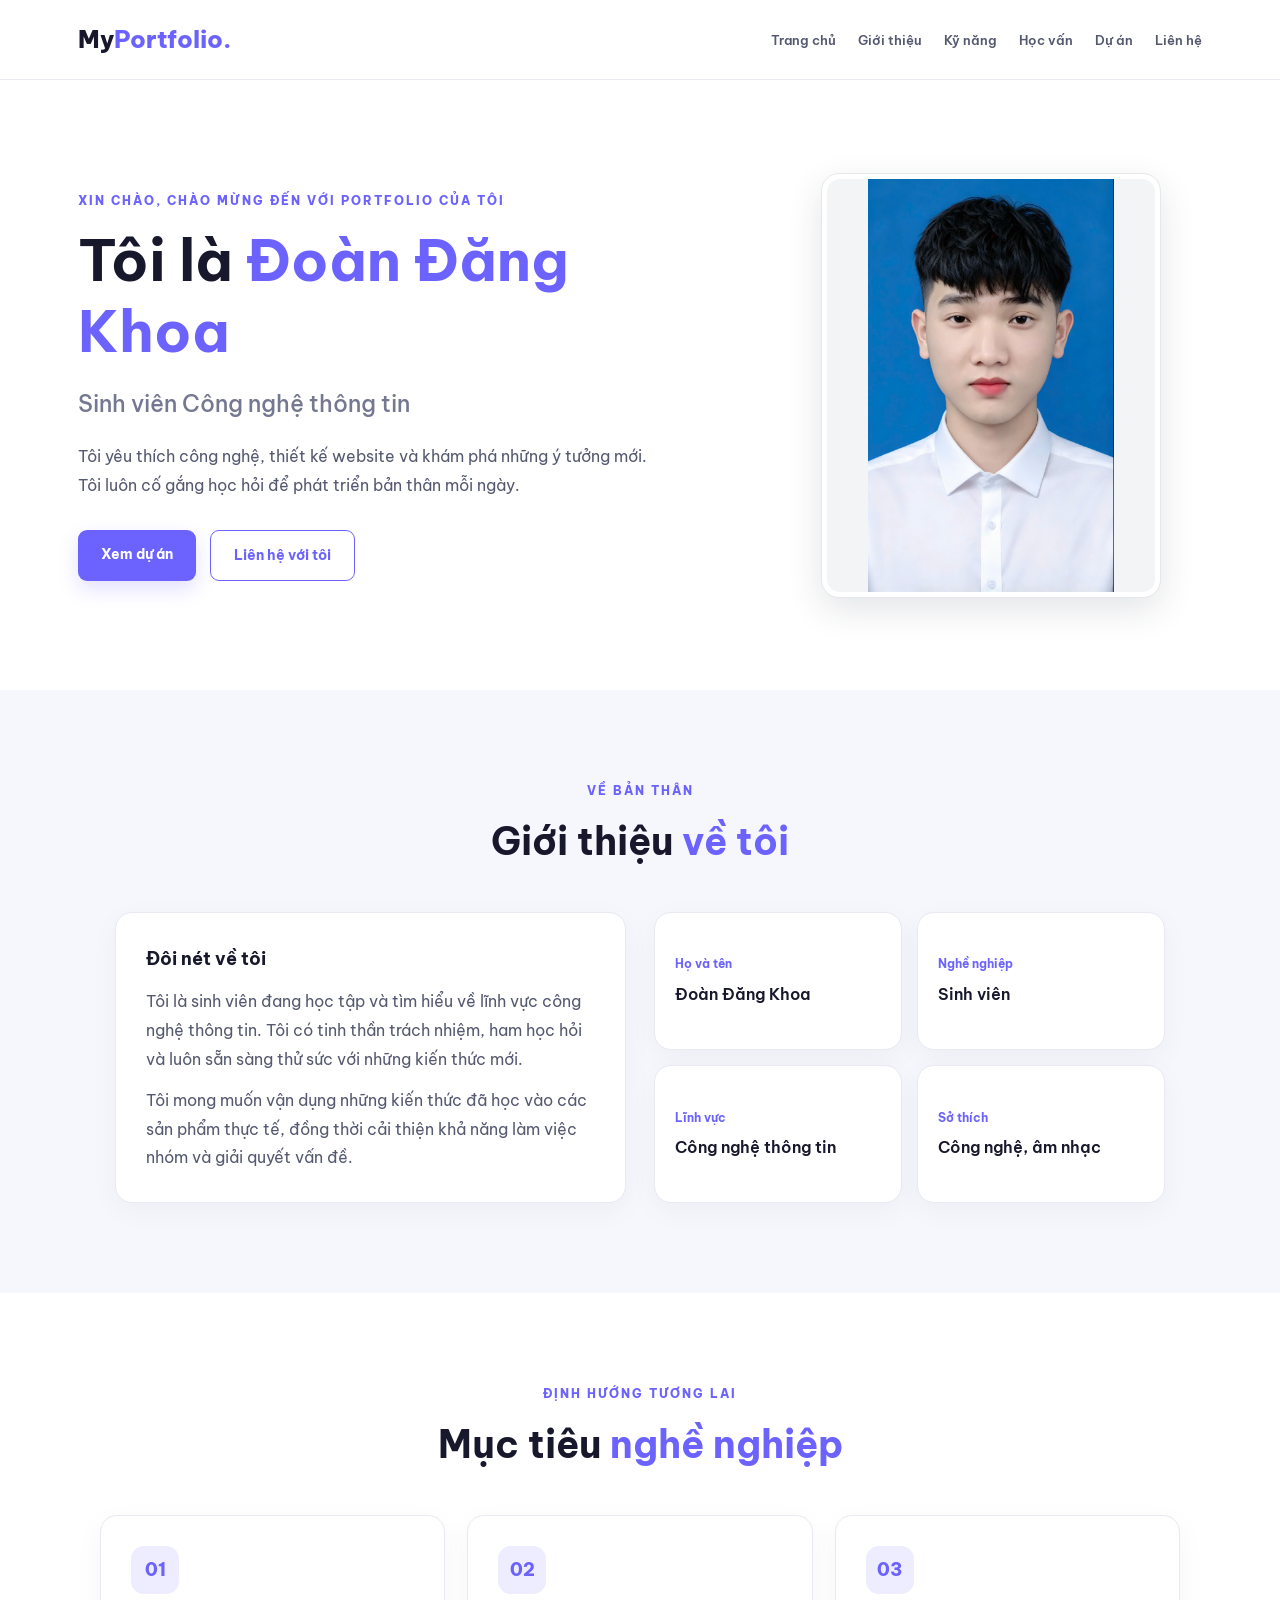
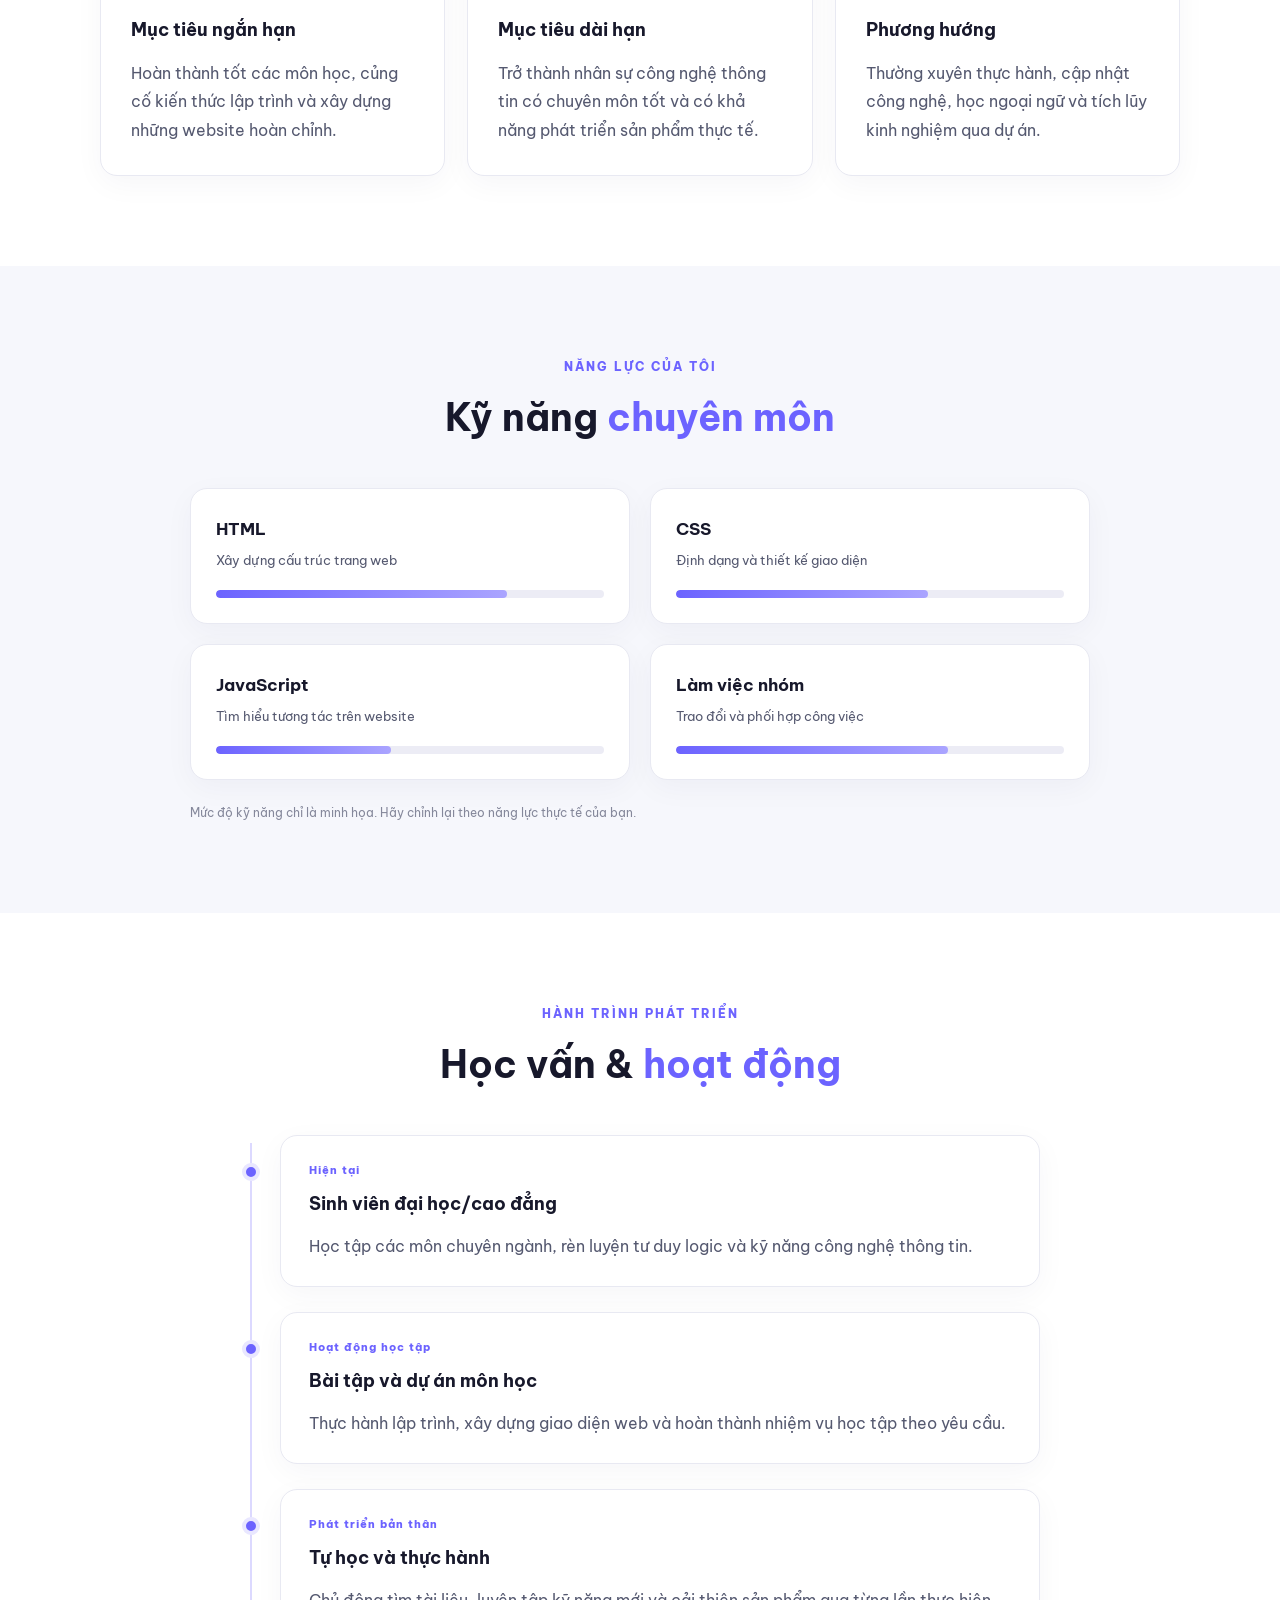
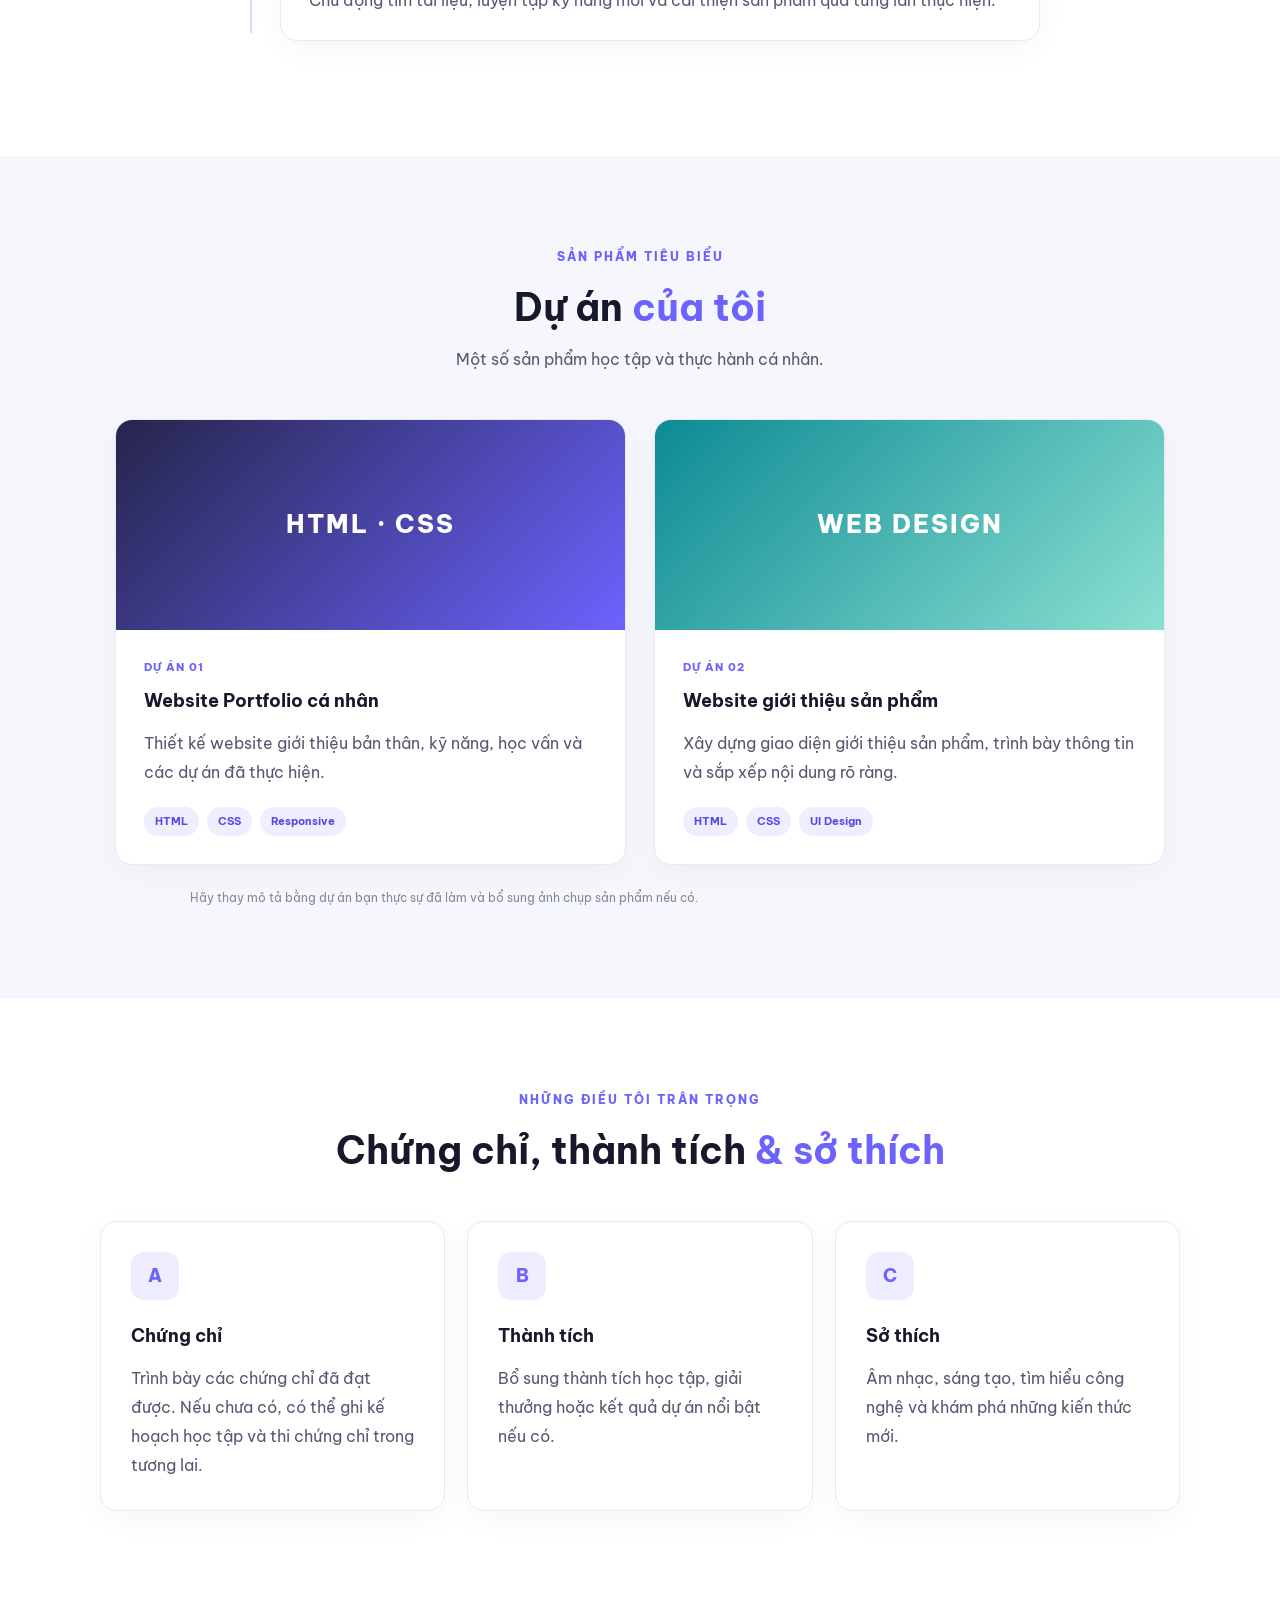
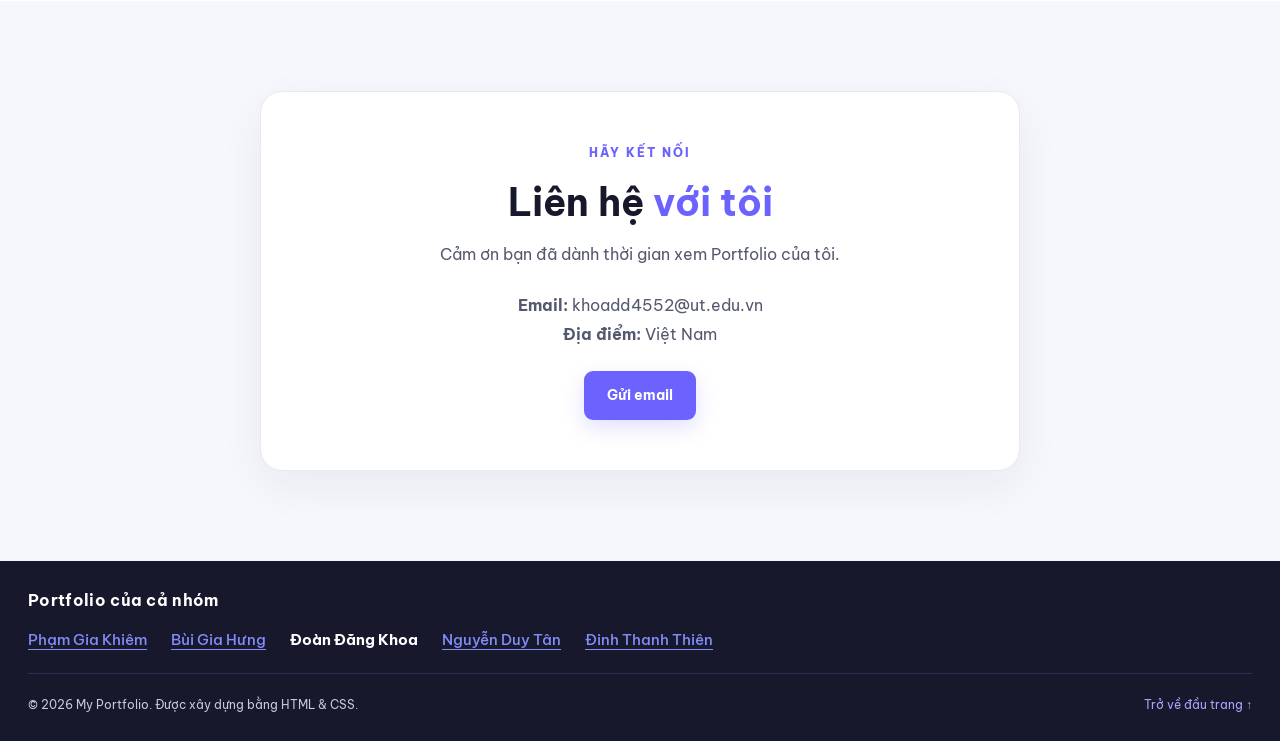
<file: portfolio_nhom 1/portfolio_khoa/index2.html>
<!DOCTYPE html>
<html lang="vi">
<head>
    <meta charset="UTF-8">
    <meta name="viewport" content="width=device-width, initial-scale=1.0">
    <title>Portfolio cá nhân</title>
    <link rel="stylesheet" href="style.css">
</head>
<body>

<header class="header">
    <nav class="navbar">
        <a href="#home" class="logo">My<span>Portfolio.</span></a>
        <ul class="nav-links">
            <li><a href="#home">Trang chủ</a></li>
            <li><a href="#about">Giới thiệu</a></li>
            <li><a href="#skills">Kỹ năng</a></li>
            <li><a href="#education">Học vấn</a></li>
            <li><a href="#projects">Dự án</a></li>
            <li><a href="#contact">Liên hệ</a></li>
        </ul>
    </nav>
</header>

<main>
    <section id="home" class="hero">
        <div class="hero-content">
            <p class="eyebrow">XIN CHÀO, CHÀO MỪNG ĐẾN VỚI PORTFOLIO CỦA TÔI</p>
            <h1>Tôi là <span>Đoàn Đăng Khoa</span></h1>
            <h2>Sinh viên Công nghệ thông tin</h2>
            <p class="hero-description">
                Tôi yêu thích công nghệ, thiết kế website và khám phá những ý tưởng mới.
                Tôi luôn cố gắng học hỏi để phát triển bản thân mỗi ngày.
            </p>
            <div class="hero-buttons">
                <a href="#projects" class="btn btn-primary">Xem dự án</a>
                <a href="#contact" class="btn btn-outline">Liên hệ với tôi</a>
            </div>
        </div>

        <div class="hero-image">
            <img src="img/avatar.png" alt="Ảnh đại diện">
        </div>
    </section>

    <section id="about" class="section about">
        <div class="section-heading">
            <p class="eyebrow">VỀ BẢN THÂN</p>
            <h2>Giới thiệu <span>về tôi</span></h2>
        </div>
        <div class="about-content">
            <div class="about-card">
                <h3>Đôi nét về tôi</h3>
                <p>
                    Tôi là sinh viên đang học tập và tìm hiểu về lĩnh vực công nghệ thông tin.
                    Tôi có tinh thần trách nhiệm, ham học hỏi và luôn sẵn sàng thử sức với
                    những kiến thức mới.
                </p>
                <p>
                    Tôi mong muốn vận dụng những kiến thức đã học vào các sản phẩm thực tế,
                    đồng thời cải thiện khả năng làm việc nhóm và giải quyết vấn đề.
                </p>
            </div>
            <div class="info-grid">
                <div class="info-item"><strong>Họ và tên</strong><span>Đoàn Đăng Khoa</span></div>
                <div class="info-item"><strong>Nghề nghiệp</strong><span>Sinh viên</span></div>
                <div class="info-item"><strong>Lĩnh vực</strong><span>Công nghệ thông tin</span></div>
                <div class="info-item"><strong>Sở thích</strong><span>Công nghệ, âm nhạc</span></div>
            </div>
        </div>
    </section>

    <section id="career" class="section career">
        <div class="section-heading">
            <p class="eyebrow">ĐỊNH HƯỚNG TƯƠNG LAI</p>
            <h2>Mục tiêu <span>nghề nghiệp</span></h2>
        </div>
        <div class="three-cards">
            <article class="feature-card">
                <div class="card-icon">01</div>
                <h3>Mục tiêu ngắn hạn</h3>
                <p>Hoàn thành tốt các môn học, củng cố kiến thức lập trình và xây dựng những website hoàn chỉnh.</p>
            </article>
            <article class="feature-card">
                <div class="card-icon">02</div>
                <h3>Mục tiêu dài hạn</h3>
                <p>Trở thành nhân sự công nghệ thông tin có chuyên môn tốt và có khả năng phát triển sản phẩm thực tế.</p>
            </article>
            <article class="feature-card">
                <div class="card-icon">03</div>
                <h3>Phương hướng</h3>
                <p>Thường xuyên thực hành, cập nhật công nghệ, học ngoại ngữ và tích lũy kinh nghiệm qua dự án.</p>
            </article>
        </div>
    </section>

    <section id="skills" class="section skills">
        <div class="section-heading">
            <p class="eyebrow">NĂNG LỰC CỦA TÔI</p>
            <h2>Kỹ năng <span>chuyên môn</span></h2>
        </div>
        <div class="skills-grid">
            <div class="skill-card">
                <h3>HTML</h3><p>Xây dựng cấu trúc trang web</p>
                <div class="skill-track"><span style="width:75%"></span></div>
            </div>
            <div class="skill-card">
                <h3>CSS</h3><p>Định dạng và thiết kế giao diện</p>
                <div class="skill-track"><span style="width:65%"></span></div>
            </div>
            <div class="skill-card">
                <h3>JavaScript</h3><p>Tìm hiểu tương tác trên website</p>
                <div class="skill-track"><span style="width:45%"></span></div>
            </div>
            <div class="skill-card">
                <h3>Làm việc nhóm</h3><p>Trao đổi và phối hợp công việc</p>
                <div class="skill-track"><span style="width:70%"></span></div>
            </div>
        </div>
        <p class="note">Mức độ kỹ năng chỉ là minh họa. Hãy chỉnh lại theo năng lực thực tế của bạn.</p>
    </section>

    <section id="education" class="section education">
        <div class="section-heading">
            <p class="eyebrow">HÀNH TRÌNH PHÁT TRIỂN</p>
            <h2>Học vấn & <span>hoạt động</span></h2>
        </div>
        <div class="timeline">
            <article class="timeline-item">
                <span class="timeline-dot"></span>
                <div class="timeline-card">
                    <p class="timeline-label">Hiện tại</p>
                    <h3>Sinh viên đại học/cao đẳng</h3>
                    <p>Học tập các môn chuyên ngành, rèn luyện tư duy logic và kỹ năng công nghệ thông tin.</p>
                </div>
            </article>
            <article class="timeline-item">
                <span class="timeline-dot"></span>
                <div class="timeline-card">
                    <p class="timeline-label">Hoạt động học tập</p>
                    <h3>Bài tập và dự án môn học</h3>
                    <p>Thực hành lập trình, xây dựng giao diện web và hoàn thành nhiệm vụ học tập theo yêu cầu.</p>
                </div>
            </article>
            <article class="timeline-item">
                <span class="timeline-dot"></span>
                <div class="timeline-card">
                    <p class="timeline-label">Phát triển bản thân</p>
                    <h3>Tự học và thực hành</h3>
                    <p>Chủ động tìm tài liệu, luyện tập kỹ năng mới và cải thiện sản phẩm qua từng lần thực hiện.</p>
                </div>
            </article>
        </div>
    </section>

    <section id="projects" class="section projects">
        <div class="section-heading">
            <p class="eyebrow">SẢN PHẨM TIÊU BIỂU</p>
            <h2>Dự án <span>của tôi</span></h2>
            <p>Một số sản phẩm học tập và thực hành cá nhân.</p>
        </div>
        <div class="project-grid">
            <article class="project-card">
                <div class="project-visual project-one">
                    <span>HTML · CSS</span>
                </div>
                <div class="project-info">
                    <p class="project-number">DỰ ÁN 01</p>
                    <h3>Website Portfolio cá nhân</h3>
                    <p>Thiết kế website giới thiệu bản thân, kỹ năng, học vấn và các dự án đã thực hiện.</p>
                    <div class="tags"><span>HTML</span><span>CSS</span><span>Responsive</span></div>
                </div>
            </article>
            <article class="project-card">
                <div class="project-visual project-two">
                    <span>WEB DESIGN</span>
                </div>
                <div class="project-info">
                    <p class="project-number">DỰ ÁN 02</p>
                    <h3>Website giới thiệu sản phẩm</h3>
                    <p>Xây dựng giao diện giới thiệu sản phẩm, trình bày thông tin và sắp xếp nội dung rõ ràng.</p>
                    <div class="tags"><span>HTML</span><span>CSS</span><span>UI Design</span></div>
                </div>
            </article>
        </div>
        <p class="note">Hãy thay mô tả bằng dự án bạn thực sự đã làm và bổ sung ảnh chụp sản phẩm nếu có.</p>
    </section>

    <section id="achievements" class="section achievements">
        <div class="section-heading">
            <p class="eyebrow">NHỮNG ĐIỀU TÔI TRÂN TRỌNG</p>
            <h2>Chứng chỉ, thành tích <span>& sở thích</span></h2>
        </div>
        <div class="three-cards">
            <article class="feature-card">
                <div class="card-icon">A</div>
                <h3>Chứng chỉ</h3>
                <p>Trình bày các chứng chỉ đã đạt được. Nếu chưa có, có thể ghi kế hoạch học tập và thi chứng chỉ trong tương lai.</p>
            </article>
            <article class="feature-card">
                <div class="card-icon">B</div>
                <h3>Thành tích</h3>
                <p>Bổ sung thành tích học tập, giải thưởng hoặc kết quả dự án nổi bật nếu có.</p>
            </article>
            <article class="feature-card">
                <div class="card-icon">C</div>
                <h3>Sở thích</h3>
                <p>Âm nhạc, sáng tạo, tìm hiểu công nghệ và khám phá những kiến thức mới.</p>
            </article>
        </div>
    </section>

    <section id="contact" class="section contact">
        <div class="contact-box">
            <p class="eyebrow">HÃY KẾT NỐI</p>
            <h2>Liên hệ <span>với tôi</span></h2>
            <p>Cảm ơn bạn đã dành thời gian xem Portfolio của tôi.</p>
            <div class="contact-details">
                <p><strong>Email:</strong> khoadd4552@ut.edu.vn</p>
                <p><strong>Địa điểm:</strong> Việt Nam</p>
            </div>
            <a class="btn btn-primary" href="mailto:khoadd4552@ut.edu.vn">Gửi email</a>
        </div>
    </section>
</main>

<footer class="footer" style="display: flex; flex-direction: column; align-items: stretch; gap: 1.25rem;">
    <style>
        .khoa-team-nav {
            padding-bottom: 1.25rem;
            border-bottom: 1px solid rgba(129, 140, 248, 0.2);
            text-align: left;
        }
        .khoa-team-nav h3 {
            color: #ffffff;
            font-size: 1rem;
            font-weight: 700;
            margin-bottom: 0.75rem;
            letter-spacing: 0.02em;
        }
        .khoa-team-links {
            list-style: none;
            display: flex;
            flex-wrap: wrap;
            gap: 1.5rem;
            padding: 0;
            margin: 0;
        }
        .khoa-team-links a {
            color: #818cf8; /* Tím Indigo khớp với nút Gửi email & Trở về đầu trang */
            text-decoration: underline;
            text-underline-offset: 4px;
            font-size: 0.92rem;
            font-weight: 500;
            transition: color 0.2s ease;
        }
        .khoa-team-links a:hover {
            color: #a5b4fc;
        }
        .khoa-team-links a[aria-current="page"] {
            color: #ffffff;
            font-weight: 700;
            text-decoration: none;
            cursor: default;
        }
        .khoa-footer-bottom {
            display: flex;
            justify-content: space-between;
            align-items: center;
            flex-wrap: wrap;
            gap: 1rem;
            width: 100%;
        }
    </style>

    <nav class="khoa-team-nav" aria-label="Portfolio của nhóm">
        <h3>Portfolio của cả nhóm</h3>
        <ul class="khoa-team-links">
            <li><a href="../portfolio_khiem/index.html">Phạm Gia Khiêm</a></li>
            <li><a href="../portfolio_hung/index1.html">Bùi Gia Hưng</a></li>
            <li><a href="../portfolio_khoa/index2.html" aria-current="page">Đoàn Đăng Khoa</a></li>
            <li><a href="../portfolio_tan/index3.html">Nguyễn Duy Tân</a></li>
            <li><a href="../portfolio_thien/portfolio.html">Đinh Thanh Thiên</a></li>
        </ul>
    </nav>

    <div class="khoa-footer-bottom">
        <p>© 2026 My Portfolio. Được xây dựng bằng HTML &amp; CSS.</p>
        <a href="#home">Trở về đầu trang ↑</a>
    </div>
</footer>

</body>
</html>
</file>
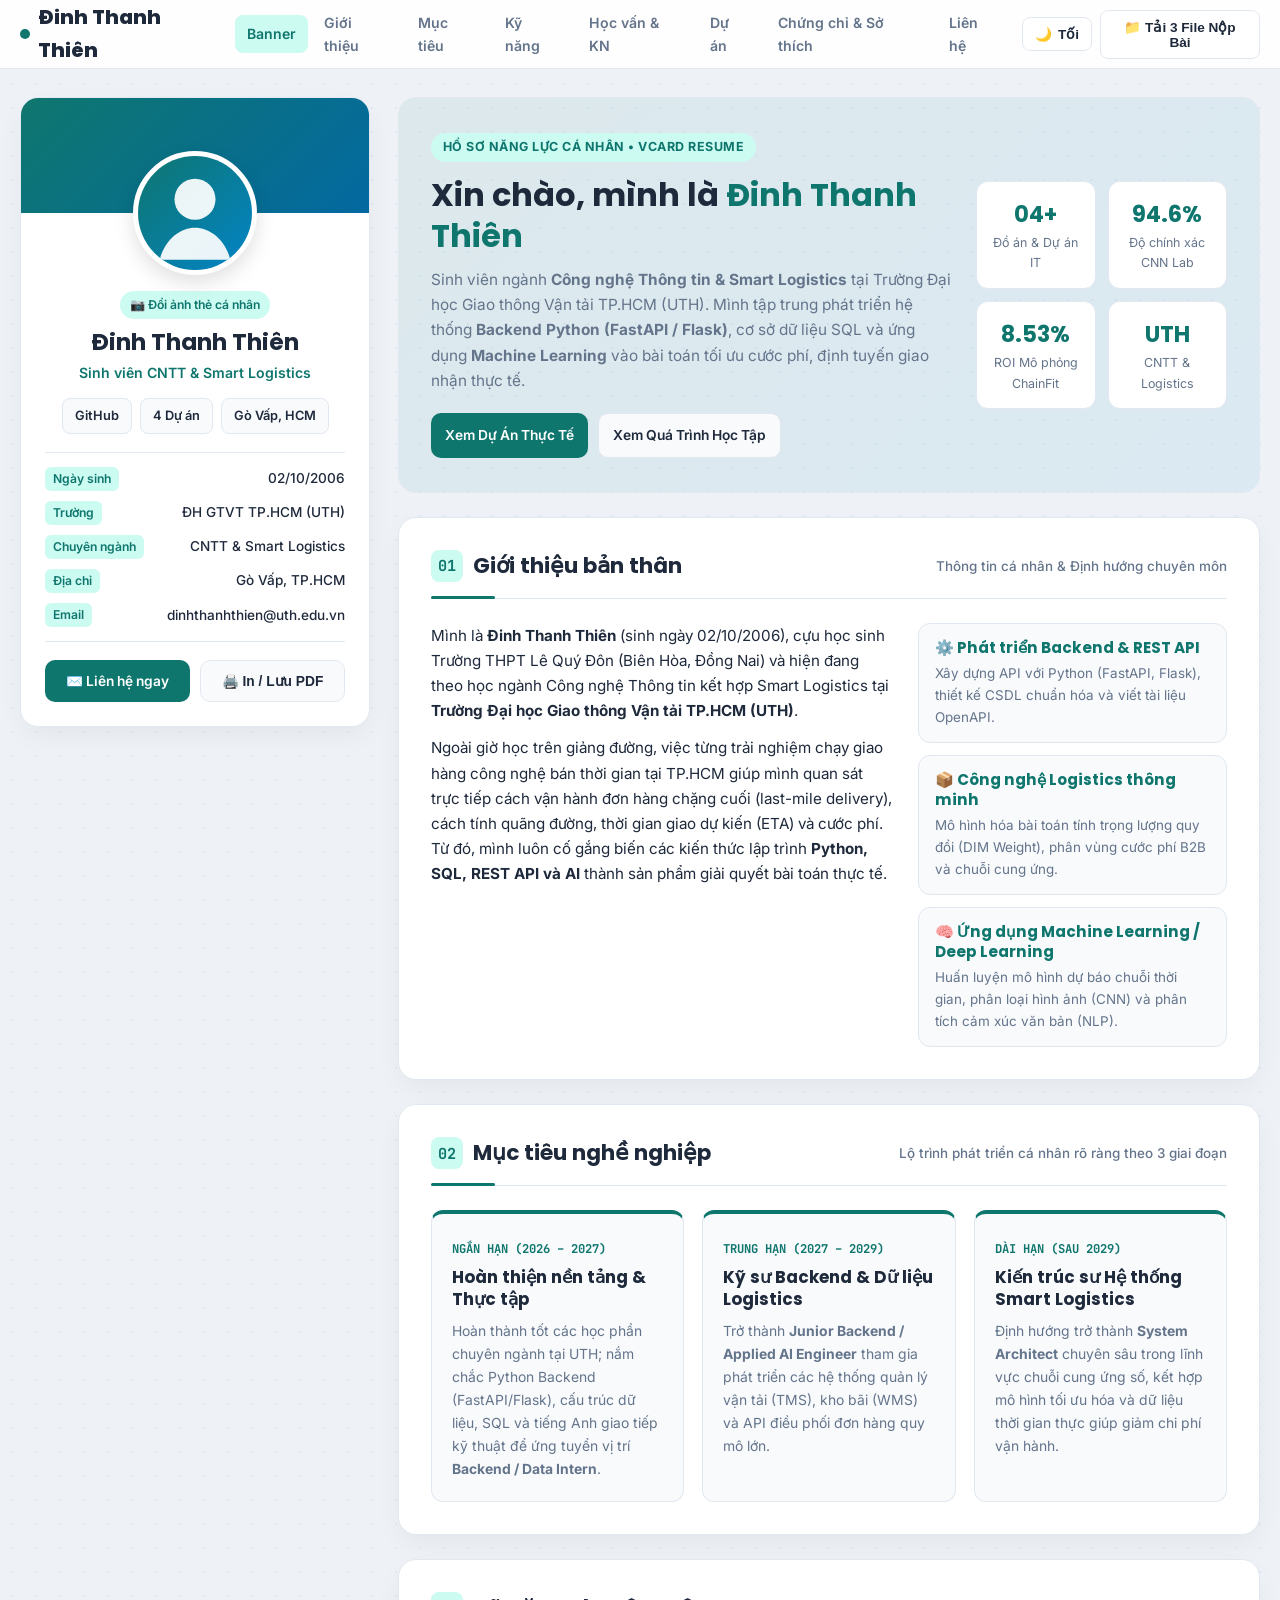
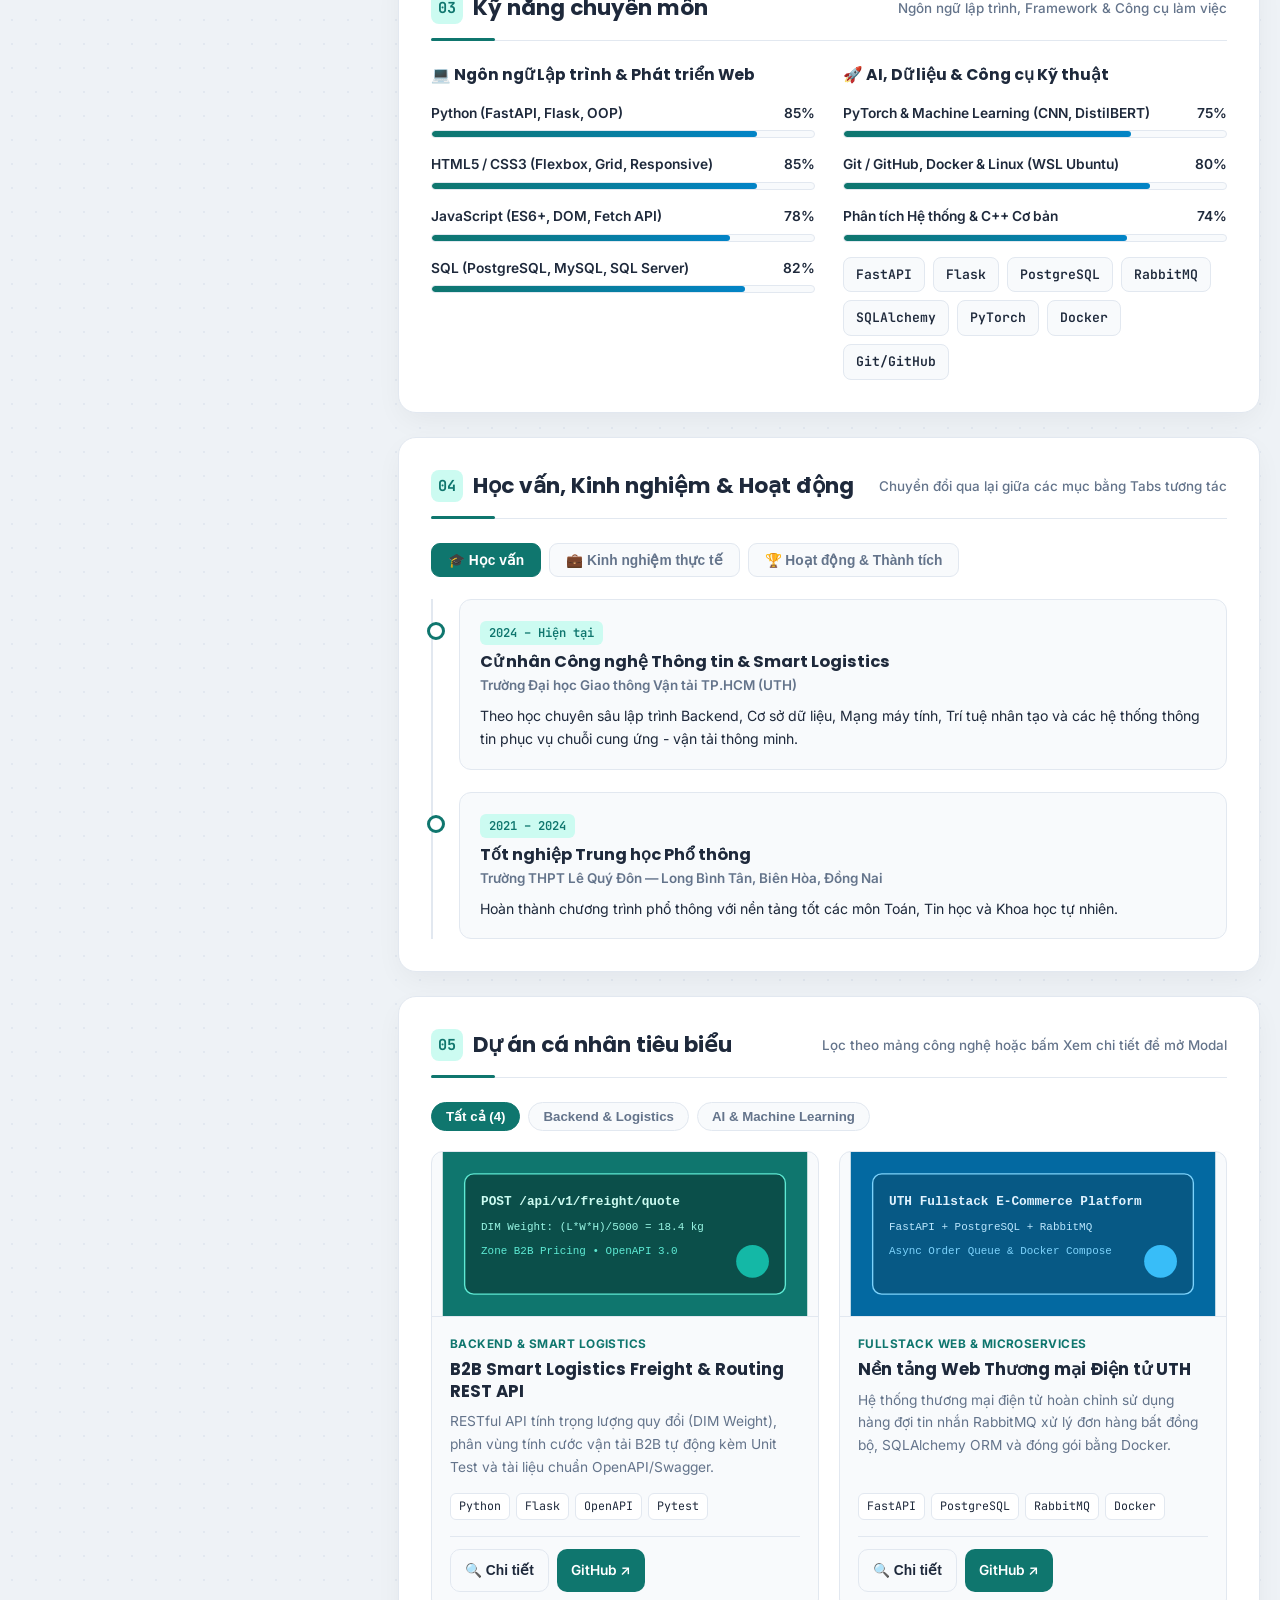
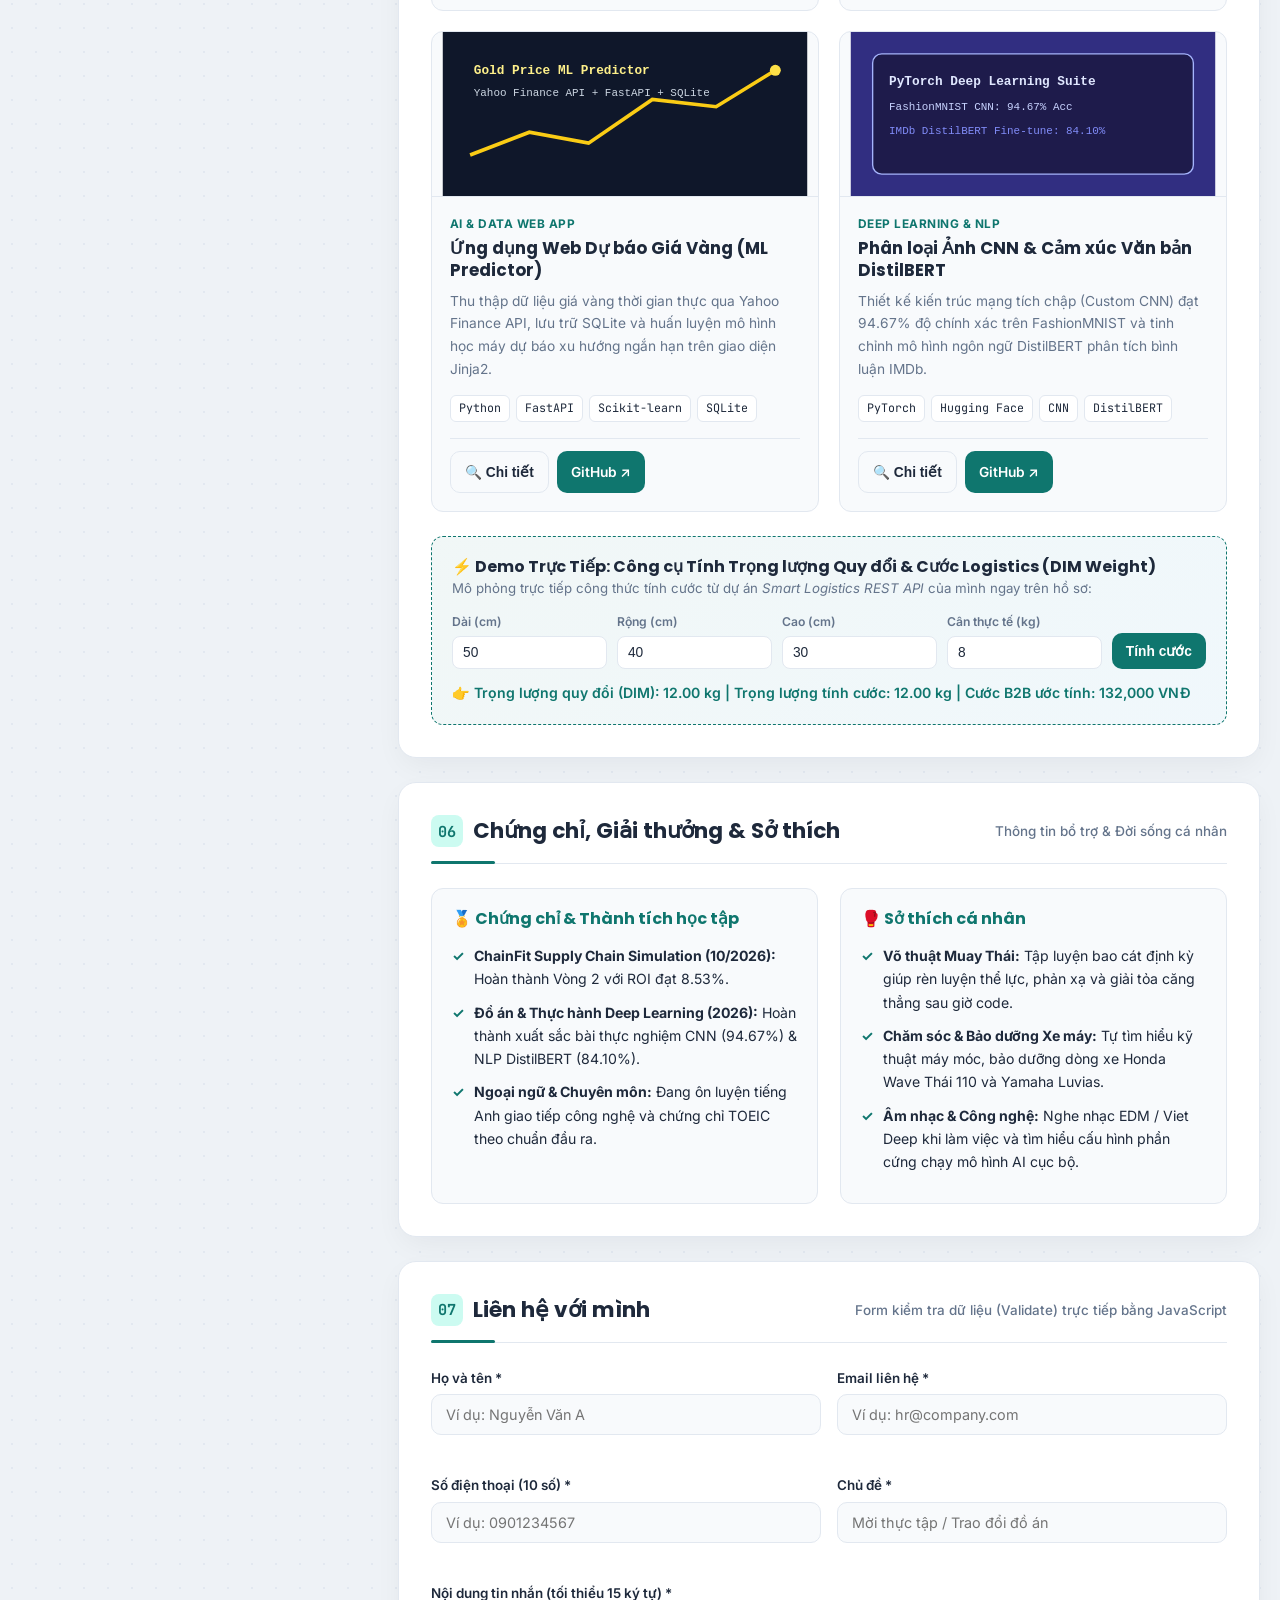
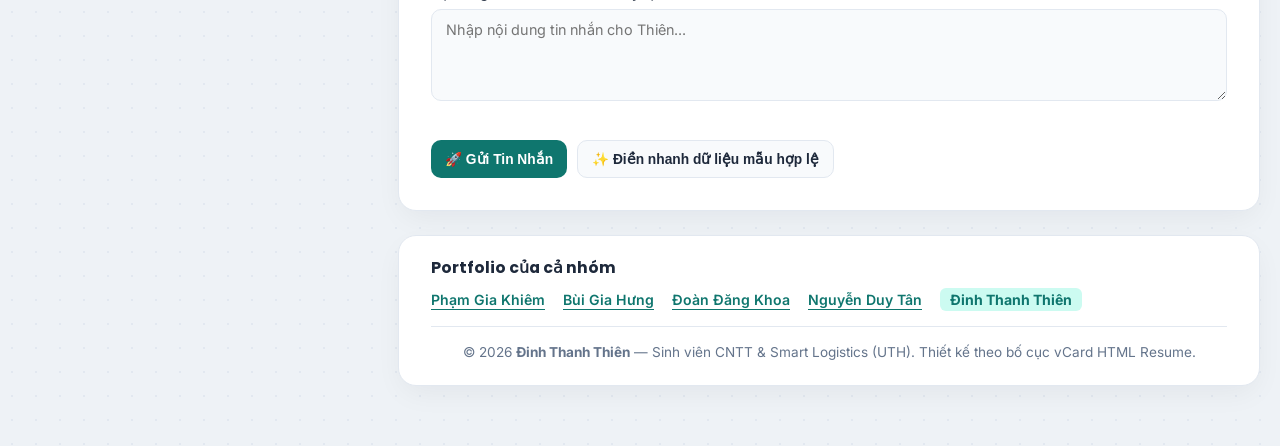
<file: portfolio_nhom 1/portfolio_thien/portfolio.html>
<!DOCTYPE html>
<html lang="vi" data-theme="light">
<head>
  <meta charset="UTF-8" />
  <meta name="viewport" content="width=device-width, initial-scale=1.0" />
  <title>Đinh Thanh Thiên — HTML Resume & vCard Portfolio</title>
  <!-- Google Fonts chuẩn mẫu Tuts+ Resume: Poppins & Inter -->
  <link rel="preconnect" href="https://fonts.googleapis.com">
  <link rel="preconnect" href="https://fonts.gstatic.com" crossorigin>
  <link href="https://fonts.googleapis.com/css2?family=Inter:wght@400;500;600;700&family=Poppins:wght@600;700;800&family=JetBrains+Mono:wght@400;500&display=swap" rel="stylesheet">
  
  <style id="mainStylesheet">
    /* ==========================================================================
       1. BIẾN MÀU SẮC & CÀI ĐẶT CƠ BẢN (CHUẨN MẪU TUTS+ VCARD / RYAN-CV)
       ========================================================================== */
    :root {
      --bg-outer: #eef2f6;
      --bg-sheet: #ffffff;
      --bg-subtle: #f8fafc;
      --text-main: #1e293b;
      --text-muted: #64748b;
      --primary: #0f766e;         /* Xanh Teal đậm sang trọng kiểu Tuts+ vCard */
      --primary-light: #ccfbf1;
      --primary-hover: #115e59;
      --accent: #0284c7;
      --border: #e2e8f0;
      --danger: #dc2626;
      --success: #16a34a;
      --shadow-card: 0 10px 30px -5px rgba(15, 23, 42, 0.06);
      --radius-lg: 18px;
      --radius-md: 12px;
      --transition: all 0.28s cubic-bezier(0.4, 0, 0.2, 1);
    }

    [data-theme="dark"] {
      --bg-outer: #0b1120;
      --bg-sheet: #151f32;
      --bg-subtle: #1e293b;
      --text-main: #f1f5f9;
      --text-muted: #94a3b8;
      --primary: #14b8a6;
      --primary-light: rgba(20, 184, 166, 0.15);
      --primary-hover: #2dd4bf;
      --accent: #38bdf8;
      --border: #283548;
      --shadow-card: 0 12px 32px -5px rgba(0, 0, 0, 0.45);
    }

    * {
      box-sizing: border-box;
      margin: 0;
      padding: 0;
    }

    html {
      scroll-behavior: smooth;
      scroll-padding-top: 84px;
    }

    body {
      font-family: 'Inter', -apple-system, BlinkMacSystemFont, sans-serif;
      background-color: var(--bg-outer);
      background-image: radial-gradient(var(--border) 1px, transparent 1px);
      background-size: 24px 24px;
      color: var(--text-main);
      line-height: 1.65;
      transition: background-color 0.3s ease, color 0.3s ease;
    }

    h1, h2, h3, h4 {
      font-family: 'Poppins', sans-serif;
      color: var(--text-main);
      line-height: 1.3;
    }

    a {
      color: var(--primary);
      text-decoration: none;
      transition: var(--transition);
    }

    ul {
      list-style: none;
    }

    /* ==========================================================================
       2. HEADER / NAVBAR DÍNH Ở TRÊN CÙNG (TIÊU CHÍ 1)
       ========================================================================== */
    .top-header {
      position: sticky;
      top: 0;
      z-index: 1000;
      background: rgba(255, 255, 255, 0.9);
      backdrop-filter: blur(12px);
      border-bottom: 1px solid var(--border);
      transition: var(--transition);
    }

    [data-theme="dark"] .top-header {
      background: rgba(21, 31, 50, 0.9);
    }

    .nav-container {
      max-width: 1320px;
      margin: 0 auto;
      padding: 0 20px;
      height: 68px;
      display: flex;
      align-items: center;
      justify-content: space-between;
      gap: 12px;
    }

    .brand-logo {
      font-family: 'Poppins', sans-serif;
      font-weight: 800;
      font-size: 1.25rem;
      color: var(--text-main);
      display: flex;
      align-items: center;
      gap: 8px;
    }

    .brand-dot {
      width: 10px;
      height: 10px;
      border-radius: 50%;
      background: var(--primary);
      display: inline-block;
    }

    .nav-menu {
      display: flex;
      align-items: center;
      gap: 4px;
    }

    .nav-link {
      padding: 7px 12px;
      border-radius: 8px;
      font-size: 0.88rem;
      font-weight: 600;
      color: var(--text-muted);
      transition: var(--transition);
    }

    .nav-link:hover,
    .nav-link.active {
      color: var(--primary);
      background: var(--primary-light);
    }

    .nav-actions {
      display: flex;
      align-items: center;
      gap: 8px;
    }

    .icon-btn {
      padding: 8px 12px;
      border-radius: 8px;
      border: 1px solid var(--border);
      background: var(--bg-sheet);
      color: var(--text-main);
      font-size: 0.85rem;
      font-weight: 600;
      cursor: pointer;
      display: inline-flex;
      align-items: center;
      gap: 6px;
      transition: var(--transition);
    }

    .icon-btn:hover {
      border-color: var(--primary);
      color: var(--primary);
      transform: translateY(-1px);
    }

    .mobile-toggle {
      display: none;
      font-size: 1.25rem;
      padding: 6px 10px;
    }

    /* ==========================================================================
       3. BỐ CỤC CHIA 2 CỘT CHUẨN TUTS+ VCARD RESUME (SIDEBAR + MAIN SHEET)
       ========================================================================== */
    .resume-wrapper {
      max-width: 1320px;
      margin: 28px auto 60px;
      padding: 0 20px;
      display: grid;
      grid-template-columns: 350px 1fr;
      gap: 28px;
      align-items: start;
    }

    /* --- CỘT TRÁI: VCARD PROFILE CỐ ĐỊNH --- */
    .vcard-sidebar {
      position: sticky;
      top: 92px;
      background: var(--bg-sheet);
      border: 1px solid var(--border);
      border-radius: var(--radius-lg);
      overflow: hidden;
      box-shadow: var(--shadow-card);
      transition: var(--transition);
    }

    .vcard-cover {
      height: 115px;
      background: linear-gradient(135deg, #0f766e 0%, #0369a1 100%);
      position: relative;
    }

    .vcard-avatar-wrap {
      width: 124px;
      height: 124px;
      margin: -62px auto 12px;
      position: relative;
      border-radius: 50%;
      border: 5px solid var(--bg-sheet);
      background: var(--bg-subtle);
      box-shadow: 0 8px 20px rgba(0, 0, 0, 0.12);
      overflow: hidden;
    }

    .vcard-avatar-wrap img {
      width: 100%;
      height: 100%;
      object-fit: cover;
      display: block;
    }

    .change-photo-label {
      display: inline-block;
      margin-top: 4px;
      font-size: 0.76rem;
      font-weight: 600;
      color: var(--primary);
      background: var(--primary-light);
      padding: 4px 10px;
      border-radius: 99px;
      cursor: pointer;
      transition: var(--transition);
    }

    .change-photo-label:hover {
      opacity: 0.85;
    }

    .vcard-body {
      padding: 0 24px 24px;
      text-align: center;
    }

    .vcard-name {
      font-size: 1.45rem;
      font-weight: 700;
      margin-top: 8px;
    }

    .vcard-role {
      font-size: 0.88rem;
      font-weight: 600;
      color: var(--primary);
      margin: 4px 0 14px;
      min-height: 22px;
    }

    .vcard-socials {
      display: flex;
      justify-content: center;
      gap: 8px;
      margin-bottom: 18px;
    }

    .social-pill {
      padding: 6px 12px;
      border-radius: 8px;
      background: var(--bg-subtle);
      border: 1px solid var(--border);
      font-size: 0.8rem;
      font-weight: 600;
      color: var(--text-main);
    }

    .social-pill:hover {
      border-color: var(--primary);
      color: var(--primary);
    }

    /* Danh sách thông tin cá nhân kiểu vCard Tuts+ */
    .vcard-info-list {
      text-align: left;
      border-top: 1px solid var(--border);
      border-bottom: 1px solid var(--border);
      padding: 14px 0;
      margin-bottom: 18px;
      display: flex;
      flex-direction: column;
      gap: 10px;
    }

    .vcard-info-item {
      display: flex;
      justify-content: space-between;
      align-items: center;
      font-size: 0.85rem;
      gap: 8px;
    }

    .info-label {
      background: var(--primary-light);
      color: var(--primary);
      font-weight: 600;
      padding: 2px 8px;
      border-radius: 6px;
      font-size: 0.76rem;
      white-space: nowrap;
    }

    .info-val {
      color: var(--text-main);
      font-weight: 500;
      text-align: right;
    }

    .vcard-cta-group {
      display: grid;
      grid-template-columns: 1fr 1fr;
      gap: 10px;
    }

    .btn-primary, .btn-outline {
      padding: 10px 14px;
      border-radius: 10px;
      font-weight: 600;
      font-size: 0.86rem;
      cursor: pointer;
      text-align: center;
      border: none;
      transition: var(--transition);
      display: inline-flex;
      align-items: center;
      justify-content: center;
      gap: 6px;
    }

    .btn-primary {
      background: var(--primary);
      color: #ffffff;
    }

    .btn-primary:hover {
      background: var(--primary-hover);
      color: #ffffff;
      transform: translateY(-2px);
    }

    .btn-outline {
      background: var(--bg-subtle);
      color: var(--text-main);
      border: 1px solid var(--border);
    }

    .btn-outline:hover {
      border-color: var(--primary);
      color: var(--primary);
      transform: translateY(-2px);
    }

    /* --- CỘT PHẢI: CÁC TỜ NỘI DUNG RESUME --- */
    .resume-main {
      display: flex;
      flex-direction: column;
      gap: 24px;
    }

    .resume-section {
      background: var(--bg-sheet);
      border: 1px solid var(--border);
      border-radius: var(--radius-lg);
      padding: 32px;
      box-shadow: var(--shadow-card);
      transition: var(--transition);
    }

    /* Tiêu đề từng phần kiểu Tuts+ Resume (Có chấm tròn trang trí & đường gạch chân mảnh) */
    .section-header {
      display: flex;
      align-items: center;
      justify-content: space-between;
      flex-wrap: wrap;
      gap: 12px;
      padding-bottom: 16px;
      margin-bottom: 24px;
      border-bottom: 1px solid var(--border);
      position: relative;
    }

    .section-header::after {
      content: "";
      position: absolute;
      bottom: -1px;
      left: 0;
      width: 64px;
      height: 3px;
      background: var(--primary);
      border-radius: 99px;
    }

    .section-title {
      font-size: 1.35rem;
      font-weight: 700;
      display: flex;
      align-items: center;
      gap: 10px;
    }

    .title-badge {
      width: 32px;
      height: 32px;
      border-radius: 8px;
      background: var(--primary-light);
      color: var(--primary);
      display: inline-flex;
      align-items: center;
      justify-content: center;
      font-size: 0.95rem;
      font-family: 'JetBrains Mono', monospace;
      font-weight: 700;
    }

    .section-sub {
      font-size: 0.84rem;
      color: var(--text-muted);
      font-weight: 500;
    }

    /* ==========================================================================
       4. HERO BANNER NỔI BẬT ĐẦU TRANG (TIÊU CHÍ 1)
       ========================================================================== */
    .hero-banner {
      background: linear-gradient(135deg, rgba(15, 118, 110, 0.08) 0%, rgba(2, 132, 199, 0.08) 100%);
      border: 1px solid var(--border);
      border-radius: var(--radius-lg);
      padding: 34px 32px;
      display: grid;
      grid-template-columns: 1.35fr 0.65fr;
      gap: 24px;
      align-items: center;
    }

    .hero-greeting {
      display: inline-block;
      padding: 4px 12px;
      border-radius: 99px;
      background: var(--primary-light);
      color: var(--primary);
      font-weight: 700;
      font-size: 0.78rem;
      letter-spacing: 0.04em;
      text-transform: uppercase;
      margin-bottom: 12px;
    }

    .hero-title {
      font-size: 2rem;
      margin-bottom: 10px;
    }

    .hero-title span {
      color: var(--primary);
    }

    .hero-desc {
      color: var(--text-muted);
      font-size: 0.96rem;
      margin-bottom: 20px;
    }

    .hero-stats {
      display: grid;
      grid-template-columns: repeat(2, 1fr);
      gap: 12px;
    }

    .stat-box {
      background: var(--bg-sheet);
      border: 1px solid var(--border);
      border-radius: var(--radius-md);
      padding: 14px;
      text-align: center;
    }

    .stat-num {
      font-family: 'Poppins', sans-serif;
      font-size: 1.4rem;
      font-weight: 700;
      color: var(--primary);
    }

    .stat-label {
      font-size: 0.78rem;
      color: var(--text-muted);
    }

    /* ==========================================================================
       5. GIỚI THIỆU BẢN THÂN & MỤC TIÊU NGHỀ NGHIỆP (TIÊU CHÍ 2 & 3)
       ========================================================================== */
    .about-grid {
      display: grid;
      grid-template-columns: 1.2fr 0.8fr;
      gap: 24px;
    }

    .about-text p {
      margin-bottom: 12px;
      color: var(--text-main);
      font-size: 0.95rem;
    }

    .service-mini-grid {
      display: grid;
      grid-template-columns: 1fr;
      gap: 12px;
    }

    .service-card {
      background: var(--bg-subtle);
      border: 1px solid var(--border);
      border-radius: var(--radius-md);
      padding: 14px 16px;
      transition: var(--transition);
    }

    .service-card:hover {
      border-color: var(--primary);
      transform: translateX(4px);
    }

    .service-card h4 {
      font-size: 0.95rem;
      margin-bottom: 4px;
      color: var(--primary);
    }

    .service-card p {
      font-size: 0.84rem;
      color: var(--text-muted);
    }

    /* Lộ trình Mục tiêu Nghề nghiệp 3 giai đoạn */
    .goals-grid {
      display: grid;
      grid-template-columns: repeat(3, 1fr);
      gap: 18px;
    }

    .goal-card {
      background: var(--bg-subtle);
      border: 1px solid var(--border);
      border-top: 4px solid var(--primary);
      border-radius: var(--radius-md);
      padding: 20px;
      transition: var(--transition);
    }

    .goal-card:hover {
      transform: translateY(-4px);
      box-shadow: var(--shadow-card);
    }

    .goal-stage {
      font-family: 'JetBrains Mono', monospace;
      font-size: 0.76rem;
      font-weight: 700;
      color: var(--primary);
      text-transform: uppercase;
    }

    .goal-card h3 {
      font-size: 1.05rem;
      margin: 6px 0 10px;
    }

    .goal-card p {
      font-size: 0.87rem;
      color: var(--text-muted);
    }

    /* ==========================================================================
       6. KỸ NĂNG CHUYÊN MÔN KIỂU TUTS+ RESUME (TIÊU CHÍ 4)
       ========================================================================== */
    .skills-layout {
      display: grid;
      grid-template-columns: 1fr 1fr;
      gap: 28px;
    }

    .skill-group-title {
      font-size: 0.98rem;
      margin-bottom: 16px;
      color: var(--text-main);
      display: flex;
      align-items: center;
      gap: 8px;
    }

    .skill-bar-item {
      margin-bottom: 15px;
    }

    .skill-bar-top {
      display: flex;
      justify-content: space-between;
      font-size: 0.86rem;
      font-weight: 600;
      margin-bottom: 6px;
    }

    .skill-track {
      height: 8px;
      background: var(--bg-subtle);
      border: 1px solid var(--border);
      border-radius: 99px;
      overflow: hidden;
    }

    .skill-fill {
      height: 100%;
      background: linear-gradient(90deg, var(--primary), var(--accent));
      border-radius: 99px;
      transition: width 0.8s ease;
    }

    .tech-tags-wrap {
      display: flex;
      flex-wrap: wrap;
      gap: 8px;
      margin-top: 14px;
    }

    .tech-tag {
      padding: 6px 12px;
      border-radius: 8px;
      background: var(--bg-subtle);
      border: 1px solid var(--border);
      font-size: 0.82rem;
      font-weight: 600;
      font-family: 'JetBrains Mono', monospace;
      transition: var(--transition);
    }

    .tech-tag:hover {
      border-color: var(--primary);
      color: var(--primary);
      background: var(--primary-light);
    }

    /* ==========================================================================
       7. TIMELINE HỌC VẤN / KINH NGHIỆM / HOẠT ĐỘNG + TABS (TIÊU CHÍ 5 & 14)
       ========================================================================== */
    .resume-tabs {
      display: flex;
      gap: 8px;
      flex-wrap: wrap;
      margin-bottom: 22px;
    }

    .tab-btn {
      padding: 8px 16px;
      border-radius: 9px;
      border: 1px solid var(--border);
      background: var(--bg-subtle);
      color: var(--text-muted);
      font-weight: 600;
      font-size: 0.86rem;
      cursor: pointer;
      transition: var(--transition);
    }

    .tab-btn.active,
    .tab-btn:hover {
      background: var(--primary);
      color: #ffffff;
      border-color: var(--primary);
    }

    .tab-panel {
      display: none;
      animation: fadeIn 0.3s ease;
    }

    .tab-panel.active {
      display: block;
    }

    @keyframes fadeIn {
      from { opacity: 0; transform: translateY(6px); }
      to { opacity: 1; transform: translateY(0); }
    }

    /* Dòng thời gian (Vertical Resume Timeline) chuẩn Tuts+ */
    .timeline-list {
      position: relative;
      padding-left: 26px;
      border-left: 2px solid var(--border);
      display: flex;
      flex-direction: column;
      gap: 22px;
    }

    .timeline-item {
      position: relative;
      background: var(--bg-subtle);
      border: 1px solid var(--border);
      border-radius: var(--radius-md);
      padding: 18px 20px;
      transition: var(--transition);
    }

    .timeline-item:hover {
      border-color: var(--primary);
    }

    .timeline-item::before {
      content: "";
      position: absolute;
      left: -33px;
      top: 22px;
      width: 12px;
      height: 12px;
      border-radius: 50%;
      background: var(--bg-sheet);
      border: 3px solid var(--primary);
    }

    .timeline-date {
      display: inline-block;
      font-family: 'JetBrains Mono', monospace;
      font-size: 0.76rem;
      font-weight: 600;
      color: var(--primary);
      background: var(--primary-light);
      padding: 2px 9px;
      border-radius: 6px;
      margin-bottom: 6px;
    }

    .timeline-title {
      font-size: 1.02rem;
      margin-bottom: 2px;
    }

    .timeline-place {
      font-size: 0.84rem;
      color: var(--text-muted);
      font-weight: 600;
      margin-bottom: 8px;
    }

    .timeline-desc {
      font-size: 0.88rem;
      color: var(--text-main);
    }

    /* ==========================================================================
       8. DỰ ÁN CÁ NHÂN + FILTER + MODAL SLIDESHOW (TIÊU CHÍ 6 & 14)
       ========================================================================== */
    .filter-bar {
      display: flex;
      gap: 8px;
      flex-wrap: wrap;
      margin-bottom: 20px;
    }

    .filter-btn {
      padding: 6px 14px;
      border-radius: 99px;
      border: 1px solid var(--border);
      background: var(--bg-subtle);
      color: var(--text-muted);
      font-size: 0.83rem;
      font-weight: 600;
      cursor: pointer;
      transition: var(--transition);
    }

    .filter-btn.active,
    .filter-btn:hover {
      background: var(--primary);
      color: #ffffff;
      border-color: var(--primary);
    }

    .projects-grid {
      display: grid;
      grid-template-columns: repeat(2, 1fr);
      gap: 20px;
    }

    .project-card {
      background: var(--bg-subtle);
      border: 1px solid var(--border);
      border-radius: var(--radius-md);
      overflow: hidden;
      display: flex;
      flex-direction: column;
      transition: var(--transition);
    }

    .project-card:hover {
      transform: translateY(-5px);
      border-color: var(--primary);
      box-shadow: var(--shadow-card);
    }

    .project-thumb {
      height: 165px;
      position: relative;
      overflow: hidden;
      border-bottom: 1px solid var(--border);
    }

    .project-thumb svg {
      width: 100%;
      height: 100%;
      display: block;
      transition: transform 0.4s ease;
    }

    .project-card:hover .project-thumb svg {
      transform: scale(1.04);
    }

    .project-body {
      padding: 18px;
      display: flex;
      flex-direction: column;
      flex: 1;
    }

    .project-cat {
      font-size: 0.74rem;
      font-weight: 700;
      text-transform: uppercase;
      color: var(--primary);
      letter-spacing: 0.04em;
    }

    .project-title {
      font-size: 1.05rem;
      margin: 4px 0 8px;
    }

    .project-desc {
      font-size: 0.86rem;
      color: var(--text-muted);
      margin-bottom: 14px;
      flex: 1;
    }

    .project-stack {
      display: flex;
      flex-wrap: wrap;
      gap: 6px;
      margin-bottom: 16px;
    }

    .stack-pill {
      font-size: 0.73rem;
      font-family: 'JetBrains Mono', monospace;
      padding: 3px 8px;
      border-radius: 6px;
      background: var(--bg-sheet);
      border: 1px solid var(--border);
      color: var(--text-main);
    }

    .project-links {
      display: flex;
      gap: 8px;
      border-top: 1px solid var(--border);
      padding-top: 12px;
    }

    /* ==========================================================================
       9. TÍNH NĂNG SÁNG TẠO: CÔNG CỤ TÍNH CƯỚC DIM WEIGHT LOGISTICS (TIÊU CHÍ 19)
       ========================================================================== */
    .calc-box {
      margin-top: 24px;
      background: linear-gradient(135deg, rgba(15, 118, 110, 0.06), rgba(2, 132, 199, 0.06));
      border: 1px dashed var(--primary);
      border-radius: var(--radius-md);
      padding: 20px;
    }

    .calc-grid {
      display: grid;
      grid-template-columns: repeat(4, 1fr) auto;
      gap: 10px;
      margin-top: 12px;
      align-items: end;
    }

    .calc-field label {
      display: block;
      font-size: 0.76rem;
      font-weight: 600;
      margin-bottom: 4px;
      color: var(--text-muted);
    }

    .calc-field input {
      width: 100%;
      padding: 8px 10px;
      border-radius: 8px;
      border: 1px solid var(--border);
      background: var(--bg-sheet);
      color: var(--text-main);
      font-size: 0.86rem;
    }

    .calc-result {
      margin-top: 12px;
      font-size: 0.88rem;
      font-weight: 600;
      color: var(--primary);
    }

    /* ==========================================================================
       10. CHỨNG CHỈ / GIẢI THƯỞNG / SỞ THÍCH (TIÊU CHÍ 7)
       ========================================================================== */
    .extra-grid {
      display: grid;
      grid-template-columns: 1fr 1fr;
      gap: 22px;
    }

    .extra-card {
      background: var(--bg-subtle);
      border: 1px solid var(--border);
      border-radius: var(--radius-md);
      padding: 20px;
    }

    .extra-card h3 {
      font-size: 1rem;
      margin-bottom: 14px;
      color: var(--primary);
    }

    .check-list li {
      position: relative;
      padding-left: 22px;
      margin-bottom: 10px;
      font-size: 0.88rem;
    }

    .check-list li::before {
      content: "✓";
      position: absolute;
      left: 0;
      top: 0;
      color: var(--primary);
      font-weight: 700;
    }

    /* ==========================================================================
       11. FORM LIÊN HỆ + KIỂM TRA DỮ LIỆU JAVASCRIPT (TIÊU CHÍ 15)
       ========================================================================== */
    .contact-form {
      display: grid;
      grid-template-columns: 1fr 1fr;
      gap: 16px;
    }

    .form-group {
      display: flex;
      flex-direction: column;
      gap: 5px;
    }

    .form-group.full {
      grid-column: 1 / -1;
    }

    .form-group label {
      font-size: 0.84rem;
      font-weight: 600;
    }

    .form-control {
      padding: 11px 14px;
      border-radius: 10px;
      border: 1px solid var(--border);
      background: var(--bg-subtle);
      color: var(--text-main);
      font-family: inherit;
      font-size: 0.9rem;
      transition: var(--transition);
    }

    .form-control:focus {
      outline: none;
      border-color: var(--primary);
      background: var(--bg-sheet);
    }

    .form-control.invalid {
      border-color: var(--danger);
    }

    .error-msg {
      font-size: 0.78rem;
      color: var(--danger);
      min-height: 18px;
    }

    .form-status {
      grid-column: 1 / -1;
      padding: 12px 16px;
      border-radius: 10px;
      font-size: 0.88rem;
      font-weight: 600;
      display: none;
    }

    .form-status.success {
      display: block;
      background: rgba(22, 163, 74, 0.12);
      color: var(--success);
      border: 1px solid var(--success);
    }

    /* ==========================================================================
       12. MODAL CHI TIẾT DỰ ÁN & NÚT SCROLL-TO-TOP
       ========================================================================== */
    .modal-backdrop {
      position: fixed;
      inset: 0;
      background: rgba(15, 23, 42, 0.65);
      backdrop-filter: blur(4px);
      z-index: 2000;
      display: none;
      align-items: center;
      justify-content: center;
      padding: 20px;
    }

    .modal-backdrop.open {
      display: flex;
    }

    .modal-card {
      background: var(--bg-sheet);
      border: 1px solid var(--border);
      border-radius: var(--radius-lg);
      max-width: 650px;
      width: 100%;
      padding: 26px;
      box-shadow: var(--shadow-card);
    }

    .modal-slide-box {
      background: var(--bg-subtle);
      border: 1px solid var(--border);
      border-radius: 12px;
      padding: 18px;
      margin: 14px 0;
      text-align: center;
    }

    .scroll-top-btn {
      position: fixed;
      right: 22px;
      bottom: 22px;
      width: 44px;
      height: 44px;
      border-radius: 50%;
      background: var(--primary);
      color: #ffffff;
      border: none;
      font-size: 1.1rem;
      cursor: pointer;
      box-shadow: var(--shadow-card);
      opacity: 0;
      pointer-events: none;
      transition: var(--transition);
      z-index: 900;
    }

    .scroll-top-btn.show {
      opacity: 1;
      pointer-events: auto;
    }

    .resume-footer {
      text-align: center;
      padding: 20px;
      font-size: 0.85rem;
      color: var(--text-muted);
    }

    /* ==========================================================================
       13. RESPONSIVE CHO TABLET & MOBILE (TIÊU CHÍ 11)
       ========================================================================== */
    @media (max-width: 1024px) {
      .resume-wrapper {
        grid-template-columns: 1fr;
      }
      .vcard-sidebar {
        position: static;
      }
      .hero-banner,
      .about-grid,
      .goals-grid,
      .skills-layout,
      .projects-grid,
      .extra-grid {
        grid-template-columns: 1fr;
      }
      .calc-grid {
        grid-template-columns: 1fr 1fr;
      }
    }

    @media (max-width: 768px) {
      .mobile-toggle {
        display: inline-flex;
      }
      .nav-menu {
        position: fixed;
        top: 68px;
        left: 0;
        right: 0;
        background: var(--bg-sheet);
        border-bottom: 1px solid var(--border);
        flex-direction: column;
        padding: 16px;
        display: none;
      }
      .nav-menu.open {
        display: flex;
      }
      .contact-form {
        grid-template-columns: 1fr;
      }
      .resume-section {
        padding: 22px 18px;
      }
    }
  </style>
</head>
<body>

  <!-- ==================== 1. HEADER / NAVBAR (TIÊU CHÍ 1) ==================== -->
  <header class="top-header">
    <div class="nav-container">
      <a href="#banner" class="brand-logo">
        <span class="brand-dot"></span>
        <span>Đinh Thanh Thiên</span>
      </a>

      <nav class="nav-menu" id="navMenu" aria-label="Điều hướng chính">
        <a href="#banner" class="nav-link active">Banner</a>
        <a href="#about" class="nav-link">Giới thiệu</a>
        <a href="#goals" class="nav-link">Mục tiêu</a>
        <a href="#skills" class="nav-link">Kỹ năng</a>
        <a href="#resume" class="nav-link">Học vấn & KN</a>
        <a href="#projects" class="nav-link">Dự án</a>
        <a href="#extra" class="nav-link">Chứng chỉ & Sở thích</a>
        <a href="#contact" class="nav-link">Liên hệ</a>
      </nav>

      <div class="nav-actions">
        <button class="icon-btn" id="themeToggle" type="button" title="Đổi giao diện Sáng / Tối">
          <span id="themeIcon">🌙</span>
          <span id="themeText">Tối</span>
        </button>
        <button class="icon-btn" id="exportCodeBtn" type="button" title="Tải 3 file HTML, CSS, JS tách rời">
          📁 Tải 3 File Nộp Bài
        </button>
        <button class="icon-btn mobile-toggle" id="mobileMenuBtn" type="button" aria-label="Mở menu">
          ☰
        </button>
      </div>
    </div>
  </header>

  <!-- ==================== KHUNG CHÍNH CHIA 2 CỘT KIỂU TUTS+ VCARD ==================== -->
  <div class="resume-wrapper">

    <!-- CỘT TRÁI CỐ ĐỊNH: VCARD PROFILE CARD -->
    <aside class="vcard-sidebar" aria-label="Hồ sơ cá nhân tóm tắt">
      <div class="vcard-cover"></div>

      <div class="vcard-body">
        <figure class="vcard-avatar-wrap">
          <img id="avatarPreview" alt="Ảnh đại diện Đinh Thanh Thiên" src="data:image/svg+xml;utf8,<svg xmlns='http://www.w3.org/2000/svg' viewBox='0 0 200 200'><defs><linearGradient id='g' x1='0' y1='0' x2='1' y2='1'><stop offset='0%' stop-color='%230f766e'/><stop offset='100%' stop-color='%230284c7'/></linearGradient></defs><rect width='200' height='200' fill='url(%23g)'/><circle cx='100' cy='76' r='36' fill='%23ffffff' fill-opacity='0.92'/><path d='M38 182c10-38 38-56 62-56s52 18 62 56' fill='%23ffffff' fill-opacity='0.92'/></svg>" />
        </figure>

        <label class="change-photo-label" for="avatarInput">📷 Đổi ảnh thẻ cá nhân</label>
        <input type="file" id="avatarInput" accept="image/*" hidden />

        <h1 class="vcard-name">Đinh Thanh Thiên</h1>
        <p class="vcard-role" id="typewriterRole">Sinh viên CNTT & Smart Logistics</p>

        <div class="vcard-socials">
          <a href="https://github.com/dinhthanhthien10-bit" target="_blank" rel="noopener" class="social-pill">GitHub</a>
          <a href="#projects" class="social-pill">4 Dự án</a>
          <a href="#contact" class="social-pill">Gò Vấp, HCM</a>
        </div>

        <ul class="vcard-info-list">
          <li class="vcard-info-item">
            <span class="info-label">Ngày sinh</span>
            <span class="info-val">02/10/2006</span>
          </li>
          <li class="vcard-info-item">
            <span class="info-label">Trường</span>
            <span class="info-val">ĐH GTVT TP.HCM (UTH)</span>
          </li>
          <li class="vcard-info-item">
            <span class="info-label">Chuyên ngành</span>
            <span class="info-val">CNTT & Smart Logistics</span>
          </li>
          <li class="vcard-info-item">
            <span class="info-label">Địa chỉ</span>
            <span class="info-val">Gò Vấp, TP.HCM</span>
          </li>
          <li class="vcard-info-item">
            <span class="info-label">Email</span>
            <span class="info-val">dinhthanhthien@uth.edu.vn</span>
          </li>
        </ul>

        <div class="vcard-cta-group">
          <a href="#contact" class="btn-primary">✉️ Liên hệ ngay</a>
          <button type="button" class="btn-outline" onclick="window.print()">🖨️ In / Lưu PDF</button>
        </div>
      </div>
    </aside>

    <!-- CỘT PHẢI CUỘN: CÁC SECTION NỘI DUNG CHUẨN RUBRIC -->
    <main class="resume-main">

      <!-- 1. BANNER NỔI BẬT (TIÊU CHÍ 1) -->
      <section class="hero-banner" id="banner">
        <div>
          <span class="hero-greeting">Hồ sơ năng lực cá nhân • vCard Resume</span>
          <h2 class="hero-title">Xin chào, mình là <span>Đinh Thanh Thiên</span></h2>
          <p class="hero-desc">
            Sinh viên ngành <strong>Công nghệ Thông tin & Smart Logistics</strong> tại Trường Đại học Giao thông Vận tải TP.HCM (UTH). Mình tập trung phát triển hệ thống <strong>Backend Python (FastAPI / Flask)</strong>, cơ sở dữ liệu SQL và ứng dụng <strong>Machine Learning</strong> vào bài toán tối ưu cước phí, định tuyến giao nhận thực tế.
          </p>
          <div style="display:flex; gap:10px; flex-wrap:wrap;">
            <a href="#projects" class="btn-primary">Xem Dự Án Thực Tế</a>
            <a href="#resume" class="btn-outline">Xem Quá Trình Học Tập</a>
          </div>
        </div>

        <div class="hero-stats">
          <div class="stat-box">
            <div class="stat-num">04+</div>
            <div class="stat-label">Đồ án & Dự án IT</div>
          </div>
          <div class="stat-box">
            <div class="stat-num">94.6%</div>
            <div class="stat-label">Độ chính xác CNN Lab</div>
          </div>
          <div class="stat-box">
            <div class="stat-num">8.53%</div>
            <div class="stat-label">ROI Mô phỏng ChainFit</div>
          </div>
          <div class="stat-box">
            <div class="stat-num">UTH</div>
            <div class="stat-label">CNTT & Logistics</div>
          </div>
        </div>
      </section>

      <!-- 2. GIỚI THIỆU BẢN THÂN (TIÊU CHÍ 2) -->
      <section class="resume-section" id="about">
        <div class="section-header">
          <h2 class="section-title"><span class="title-badge">01</span> Giới thiệu bản thân</h2>
          <span class="section-sub">Thông tin cá nhân & Định hướng chuyên môn</span>
        </div>

        <div class="about-grid">
          <div class="about-text">
            <p>
              Mình là <strong>Đinh Thanh Thiên</strong> (sinh ngày 02/10/2006), cựu học sinh Trường THPT Lê Quý Đôn (Biên Hòa, Đồng Nai) và hiện đang theo học ngành Công nghệ Thông tin kết hợp Smart Logistics tại <strong>Trường Đại học Giao thông Vận tải TP.HCM (UTH)</strong>.
            </p>
            <p>
              Ngoài giờ học trên giảng đường, việc từng trải nghiệm chạy giao hàng công nghệ bán thời gian tại TP.HCM giúp mình quan sát trực tiếp cách vận hành đơn hàng chặng cuối (last-mile delivery), cách tính quãng đường, thời gian giao dự kiến (ETA) và cước phí. Từ đó, mình luôn cố gắng biến các kiến thức lập trình <strong>Python, SQL, REST API và AI</strong> thành sản phẩm giải quyết bài toán thực tế.
            </p>
          </div>

          <div class="service-mini-grid">
            <div class="service-card">
              <h4>⚙️ Phát triển Backend & REST API</h4>
              <p>Xây dựng API với Python (FastAPI, Flask), thiết kế CSDL chuẩn hóa và viết tài liệu OpenAPI.</p>
            </div>
            <div class="service-card">
              <h4>📦 Công nghệ Logistics thông minh</h4>
              <p>Mô hình hóa bài toán tính trọng lượng quy đổi (DIM Weight), phân vùng cước phí B2B và chuỗi cung ứng.</p>
            </div>
            <div class="service-card">
              <h4>🧠 Ứng dụng Machine Learning / Deep Learning</h4>
              <p>Huấn luyện mô hình dự báo chuỗi thời gian, phân loại hình ảnh (CNN) và phân tích cảm xúc văn bản (NLP).</p>
            </div>
          </div>
        </div>
      </section>

      <!-- 3. MỤC TIÊU NGHỀ NGHIỆP (TIÊU CHÍ 3) -->
      <section class="resume-section" id="goals">
        <div class="section-header">
          <h2 class="section-title"><span class="title-badge">02</span> Mục tiêu nghề nghiệp</h2>
          <span class="section-sub">Lộ trình phát triển cá nhân rõ ràng theo 3 giai đoạn</span>
        </div>

        <div class="goals-grid">
          <article class="goal-card">
            <span class="goal-stage">Ngắn hạn (2026 – 2027)</span>
            <h3>Hoàn thiện nền tảng & Thực tập</h3>
            <p>
              Hoàn thành tốt các học phần chuyên ngành tại UTH; nắm chắc Python Backend (FastAPI/Flask), cấu trúc dữ liệu, SQL và tiếng Anh giao tiếp kỹ thuật để ứng tuyển vị trí <strong>Backend / Data Intern</strong>.
            </p>
          </article>

          <article class="goal-card">
            <span class="goal-stage">Trung hạn (2027 – 2029)</span>
            <h3>Kỹ sư Backend & Dữ liệu Logistics</h3>
            <p>
              Trở thành <strong>Junior Backend / Applied AI Engineer</strong> tham gia phát triển các hệ thống quản lý vận tải (TMS), kho bãi (WMS) và API điều phối đơn hàng quy mô lớn.
            </p>
          </article>

          <article class="goal-card">
            <span class="goal-stage">Dài hạn (Sau 2029)</span>
            <h3>Kiến trúc sư Hệ thống Smart Logistics</h3>
            <p>
              Định hướng trở thành <strong>System Architect</strong> chuyên sâu trong lĩnh vực chuỗi cung ứng số, kết hợp mô hình tối ưu hóa và dữ liệu thời gian thực giúp giảm chi phí vận hành.
            </p>
          </article>
        </div>
      </section>

      <!-- 4. KỸ NĂNG CHUYÊN MÔN (TIÊU CHÍ 4) -->
      <section class="resume-section" id="skills">
        <div class="section-header">
          <h2 class="section-title"><span class="title-badge">03</span> Kỹ năng chuyên môn</h2>
          <span class="section-sub">Ngôn ngữ lập trình, Framework & Công cụ làm việc</span>
        </div>

        <div class="skills-layout">
          <div>
            <h3 class="skill-group-title">💻 Ngôn ngữ Lập trình & Phát triển Web</h3>
            <div class="skill-bar-item">
              <div class="skill-bar-top"><span>Python (FastAPI, Flask, OOP)</span><span>85%</span></div>
              <div class="skill-track"><div class="skill-fill" style="width: 85%"></div></div>
            </div>
            <div class="skill-bar-item">
              <div class="skill-bar-top"><span>HTML5 / CSS3 (Flexbox, Grid, Responsive)</span><span>85%</span></div>
              <div class="skill-track"><div class="skill-fill" style="width: 85%"></div></div>
            </div>
            <div class="skill-bar-item">
              <div class="skill-bar-top"><span>JavaScript (ES6+, DOM, Fetch API)</span><span>78%</span></div>
              <div class="skill-track"><div class="skill-fill" style="width: 78%"></div></div>
            </div>
            <div class="skill-bar-item">
              <div class="skill-bar-top"><span>SQL (PostgreSQL, MySQL, SQL Server)</span><span>82%</span></div>
              <div class="skill-track"><div class="skill-fill" style="width: 82%"></div></div>
            </div>
          </div>

          <div>
            <h3 class="skill-group-title">🚀 AI, Dữ liệu & Công cụ Kỹ thuật</h3>
            <div class="skill-bar-item">
              <div class="skill-bar-top"><span>PyTorch & Machine Learning (CNN, DistilBERT)</span><span>75%</span></div>
              <div class="skill-track"><div class="skill-fill" style="width: 75%"></div></div>
            </div>
            <div class="skill-bar-item">
              <div class="skill-bar-top"><span>Git / GitHub, Docker & Linux (WSL Ubuntu)</span><span>80%</span></div>
              <div class="skill-track"><div class="skill-fill" style="width: 80%"></div></div>
            </div>
            <div class="skill-bar-item">
              <div class="skill-bar-top"><span>Phân tích Hệ thống & C++ Cơ bản</span><span>74%</span></div>
              <div class="skill-track"><div class="skill-fill" style="width: 74%"></div></div>
            </div>

            <div class="tech-tags-wrap">
              <span class="tech-tag">FastAPI</span>
              <span class="tech-tag">Flask</span>
              <span class="tech-tag">PostgreSQL</span>
              <span class="tech-tag">RabbitMQ</span>
              <span class="tech-tag">SQLAlchemy</span>
              <span class="tech-tag">PyTorch</span>
              <span class="tech-tag">Docker</span>
              <span class="tech-tag">Git/GitHub</span>
            </div>
          </div>
        </div>
      </section>

      <!-- 5. HỌC VẤN / KINH NGHIỆM / HOẠT ĐỘNG (TIÊU CHÍ 5 & 14) -->
      <section class="resume-section" id="resume">
        <div class="section-header">
          <h2 class="section-title"><span class="title-badge">04</span> Học vấn, Kinh nghiệm & Hoạt động</h2>
          <span class="section-sub">Chuyển đổi qua lại giữa các mục bằng Tabs tương tác</span>
        </div>

        <div class="resume-tabs" role="tablist">
          <button class="tab-btn active" data-tab="tab-edu" type="button">🎓 Học vấn</button>
          <button class="tab-btn" data-tab="tab-exp" type="button">💼 Kinh nghiệm thực tế</button>
          <button class="tab-btn" data-tab="tab-act" type="button">🏆 Hoạt động & Thành tích</button>
        </div>

        <!-- Tab 1: Học vấn -->
        <div class="tab-panel active" id="tab-edu">
          <div class="timeline-list">
            <article class="timeline-item">
              <span class="timeline-date">2024 – Hiện tại</span>
              <h3 class="timeline-title">Cử nhân Công nghệ Thông tin & Smart Logistics</h3>
              <p class="timeline-place">Trường Đại học Giao thông Vận tải TP.HCM (UTH)</p>
              <p class="timeline-desc">
                Theo học chuyên sâu lập trình Backend, Cơ sở dữ liệu, Mạng máy tính, Trí tuệ nhân tạo và các hệ thống thông tin phục vụ chuỗi cung ứng - vận tải thông minh.
              </p>
            </article>
            <article class="timeline-item">
              <span class="timeline-date">2021 – 2024</span>
              <h3 class="timeline-title">Tốt nghiệp Trung học Phổ thông</h3>
              <p class="timeline-place">Trường THPT Lê Quý Đôn — Long Bình Tân, Biên Hòa, Đồng Nai</p>
              <p class="timeline-desc">
                Hoàn thành chương trình phổ thông với nền tảng tốt các môn Toán, Tin học và Khoa học tự nhiên.
              </p>
            </article>
          </div>
        </div>

        <!-- Tab 2: Kinh nghiệm -->
        <div class="tab-panel" id="tab-exp">
          <div class="timeline-list">
            <article class="timeline-item">
              <span class="timeline-date">2025 – 2026</span>
              <h3 class="timeline-title">Phát triển Đồ án Phần mềm & REST API</h3>
              <p class="timeline-place">Dự án học thuật & Cá nhân tại UTH</p>
              <p class="timeline-desc">
                Thiết kế và lập trình nền tảng Web E-commerce (FastAPI, PostgreSQL, RabbitMQ, Docker), ứng dụng dự báo giá vàng bằng Machine Learning và hệ thống API tính cước vận tải B2B.
              </p>
            </article>
            <article class="timeline-item">
              <span class="timeline-date">2026</span>
              <h3 class="timeline-title">Tài xế Giao nhận Công nghệ Bán thời gian & Nhân viên Trực trạm</h3>
              <p class="timeline-place">Đối tác Grab & Ways Station (Quận Gò Vấp, TP.HCM)</p>
              <p class="timeline-desc">
                Rèn luyện tính kỷ luật, kỹ năng giao tiếp khách hàng, xử lý tình huống thực địa và tích lũy góc nhìn thực tế về bài toán tối ưu lộ trình giao nhận trong đô thị.
              </p>
            </article>
          </div>
        </div>

        <!-- Tab 3: Hoạt động & Thành tích -->
        <div class="tab-panel" id="tab-act">
          <div class="timeline-list">
            <article class="timeline-item">
              <span class="timeline-date">10/2026</span>
              <h3 class="timeline-title">Hoàn thành ChainFit Market & Supply Chain Challenge</h3>
              <p class="timeline-place">Mô phỏng Quản trị Chuỗi cung ứng</p>
              <p class="timeline-desc">
                Vượt qua Vòng 2 với tỷ suất lợi nhuận <strong>ROI đạt 8.53%</strong> trong kịch bản đứt gãy nguồn cung và biến động nhu cầu thị trường.
              </p>
            </article>
            <article class="timeline-item">
              <span class="timeline-date">08/2026 – 09/2026</span>
              <h3 class="timeline-title">Hoàn thành Chuỗi Bài Lab Deep Learning với PyTorch</h3>
              <p class="timeline-place">Thị giác máy tính & Xử lý ngôn ngữ tự nhiên</p>
              <p class="timeline-desc">
                Xây dựng mạng CNN phân loại tập dữ liệu FashionMNIST đạt <strong>94.67% test accuracy</strong> và fine-tune mô hình ngôn ngữ DistilBERT trên tập IMDb đạt <strong>84.10% accuracy</strong>.
              </p>
            </article>
          </div>
        </div>
      </section>

      <!-- 6. DỰ ÁN CÁ NHÂN (TIÊU CHÍ 6, 14 & 19) -->
      <section class="resume-section" id="projects">
        <div class="section-header">
          <h2 class="section-title"><span class="title-badge">05</span> Dự án cá nhân tiêu biểu</h2>
          <span class="section-sub">Lọc theo mảng công nghệ hoặc bấm Xem chi tiết để mở Modal</span>
        </div>

        <div class="filter-bar">
          <button class="filter-btn active" data-filter="all" type="button">Tất cả (4)</button>
          <button class="filter-btn" data-filter="backend" type="button">Backend & Logistics</button>
          <button class="filter-btn" data-filter="ai" type="button">AI & Machine Learning</button>
        </div>

        <div class="projects-grid" id="projectsGrid">
          <!-- Dự án 1 -->
          <article class="project-card" data-category="backend">
            <div class="project-thumb">
              <svg viewBox="0 0 400 180" xmlns="http://www.w3.org/2000/svg">
                <rect width="400" height="180" fill="#0f766e"/>
                <rect x="24" y="24" width="352" height="132" rx="10" fill="#0b4f4a" stroke="#5eead4" stroke-width="1.5"/>
                <text x="42" y="58" fill="#ccfbf1" font-family="monospace" font-size="14" font-weight="bold">POST /api/v1/freight/quote</text>
                <text x="42" y="86" fill="#99f6e4" font-family="monospace" font-size="12">DIM Weight: (L*W*H)/5000 = 18.4 kg</text>
                <text x="42" y="112" fill="#5eead4" font-family="monospace" font-size="12">Zone B2B Pricing • OpenAPI 3.0</text>
                <circle cx="340" cy="120" r="18" fill="#14b8a6"/>
              </svg>
            </div>
            <div class="project-body">
              <span class="project-cat">Backend & Smart Logistics</span>
              <h3 class="project-title">B2B Smart Logistics Freight & Routing REST API</h3>
              <p class="project-desc">
                RESTful API tính trọng lượng quy đổi (DIM Weight), phân vùng tính cước vận tải B2B tự động kèm Unit Test và tài liệu chuẩn OpenAPI/Swagger.
              </p>
              <div class="project-stack">
                <span class="stack-pill">Python</span>
                <span class="stack-pill">Flask</span>
                <span class="stack-pill">OpenAPI</span>
                <span class="stack-pill">Pytest</span>
              </div>
              <div class="project-links">
                <button class="btn-outline project-detail-btn" data-project="0" type="button">🔍 Chi tiết</button>
                <a href="https://github.com/dinhthanhthien10-bit/smart-logistics-api" target="_blank" rel="noopener" class="btn-primary">GitHub ↗</a>
              </div>
            </div>
          </article>

          <!-- Dự án 2 -->
          <article class="project-card" data-category="backend">
            <div class="project-thumb">
              <svg viewBox="0 0 400 180" xmlns="http://www.w3.org/2000/svg">
                <rect width="400" height="180" fill="#0369a1"/>
                <rect x="24" y="24" width="352" height="132" rx="10" fill="#075985" stroke="#7dd3fc" stroke-width="1.5"/>
                <text x="42" y="58" fill="#e0f2fe" font-family="monospace" font-size="14" font-weight="bold">UTH Fullstack E-Commerce Platform</text>
                <text x="42" y="86" fill="#bae6fd" font-family="monospace" font-size="12">FastAPI + PostgreSQL + RabbitMQ</text>
                <text x="42" y="112" fill="#7dd3fc" font-family="monospace" font-size="12">Async Order Queue & Docker Compose</text>
                <circle cx="340" cy="120" r="18" fill="#38bdf8"/>
              </svg>
            </div>
            <div class="project-body">
              <span class="project-cat">Fullstack Web & Microservices</span>
              <h3 class="project-title">Nền tảng Web Thương mại Điện tử UTH</h3>
              <p class="project-desc">
                Hệ thống thương mại điện tử hoàn chỉnh sử dụng hàng đợi tin nhắn RabbitMQ xử lý đơn hàng bất đồng bộ, SQLAlchemy ORM và đóng gói bằng Docker.
              </p>
              <div class="project-stack">
                <span class="stack-pill">FastAPI</span>
                <span class="stack-pill">PostgreSQL</span>
                <span class="stack-pill">RabbitMQ</span>
                <span class="stack-pill">Docker</span>
              </div>
              <div class="project-links">
                <button class="btn-outline project-detail-btn" data-project="1" type="button">🔍 Chi tiết</button>
                <a href="https://github.com/dinhthanhthien10-bit" target="_blank" rel="noopener" class="btn-primary">GitHub ↗</a>
              </div>
            </div>
          </article>

          <!-- Dự án 3 -->
          <article class="project-card" data-category="ai">
            <div class="project-thumb">
              <svg viewBox="0 0 400 180" xmlns="http://www.w3.org/2000/svg">
                <rect width="400" height="180" fill="#0f172a"/>
                <polyline points="30,135 95,110 160,122 230,74 300,82 365,42" fill="none" stroke="#facc15" stroke-width="4"/>
                <circle cx="365" cy="42" r="6" fill="#fde047"/>
                <text x="34" y="46" fill="#fef08a" font-family="monospace" font-size="14" font-weight="bold">Gold Price ML Predictor</text>
                <text x="34" y="70" fill="#cbd5e1" font-family="monospace" font-size="12">Yahoo Finance API + FastAPI + SQLite</text>
              </svg>
            </div>
            <div class="project-body">
              <span class="project-cat">AI & Data Web App</span>
              <h3 class="project-title">Ứng dụng Web Dự báo Giá Vàng (ML Predictor)</h3>
              <p class="project-desc">
                Thu thập dữ liệu giá vàng thời gian thực qua Yahoo Finance API, lưu trữ SQLite và huấn luyện mô hình học máy dự báo xu hướng ngắn hạn trên giao diện Jinja2.
              </p>
              <div class="project-stack">
                <span class="stack-pill">Python</span>
                <span class="stack-pill">FastAPI</span>
                <span class="stack-pill">Scikit-learn</span>
                <span class="stack-pill">SQLite</span>
              </div>
              <div class="project-links">
                <button class="btn-outline project-detail-btn" data-project="2" type="button">🔍 Chi tiết</button>
                <a href="https://github.com/dinhthanhthien10-bit" target="_blank" rel="noopener" class="btn-primary">GitHub ↗</a>
              </div>
            </div>
          </article>

          <!-- Dự án 4 -->
          <article class="project-card" data-category="ai">
            <div class="project-thumb">
              <svg viewBox="0 0 400 180" xmlns="http://www.w3.org/2000/svg">
                <rect width="400" height="180" fill="#312e81"/>
                <rect x="24" y="24" width="352" height="132" rx="10" fill="#1e1b4b" stroke="#a5b4fc" stroke-width="1.5"/>
                <text x="42" y="58" fill="#e0e7ff" font-family="monospace" font-size="14" font-weight="bold">PyTorch Deep Learning Suite</text>
                <text x="42" y="86" fill="#c7d2fe" font-family="monospace" font-size="12">FashionMNIST CNN: 94.67% Acc</text>
                <text x="42" y="112" fill="#818cf8" font-family="monospace" font-size="12">IMDb DistilBERT Fine-tune: 84.10%</text>
              </svg>
            </div>
            <div class="project-body">
              <span class="project-cat">Deep Learning & NLP</span>
              <h3 class="project-title">Phân loại Ảnh CNN & Cảm xúc Văn bản DistilBERT</h3>
              <p class="project-desc">
                Thiết kế kiến trúc mạng tích chập (Custom CNN) đạt 94.67% độ chính xác trên FashionMNIST và tinh chỉnh mô hình ngôn ngữ DistilBERT phân tích bình luận IMDb.
              </p>
              <div class="project-stack">
                <span class="stack-pill">PyTorch</span>
                <span class="stack-pill">Hugging Face</span>
                <span class="stack-pill">CNN</span>
                <span class="stack-pill">DistilBERT</span>
              </div>
              <div class="project-links">
                <button class="btn-outline project-detail-btn" data-project="3" type="button">🔍 Chi tiết</button>
                <a href="https://github.com/dinhthanhthien10-bit" target="_blank" rel="noopener" class="btn-primary">GitHub ↗</a>
              </div>
            </div>
          </article>
        </div>

        <!-- TÍNH NĂNG SÁNG TẠO: MINI LOGISTICS DIM WEIGHT CALCULATOR (TIÊU CHÍ 19) -->
        <div class="calc-box">
          <h4>⚡ Demo Trực Tiếp: Công cụ Tính Trọng lượng Quy đổi & Cước Logistics (DIM Weight)</h4>
          <p style="font-size:0.83rem; color:var(--text-muted);">
            Mô phỏng trực tiếp công thức tính cước từ dự án <em>Smart Logistics REST API</em> của mình ngay trên hồ sơ:
          </p>
          <div class="calc-grid">
            <div class="calc-field">
              <label for="dimL">Dài (cm)</label>
              <input type="number" id="dimL" value="50" min="1" />
            </div>
            <div class="calc-field">
              <label for="dimW">Rộng (cm)</label>
              <input type="number" id="dimW" value="40" min="1" />
            </div>
            <div class="calc-field">
              <label for="dimH">Cao (cm)</label>
              <input type="number" id="dimH" value="30" min="1" />
            </div>
            <div class="calc-field">
              <label for="realW">Cân thực tế (kg)</label>
              <input type="number" id="realW" value="8" min="0.5" step="0.5" />
            </div>
            <button type="button" class="btn-primary" id="calcDimBtn">Tính cước</button>
          </div>
          <div class="calc-result" id="calcResultText">
            👉 Trọng lượng quy đổi (DIM): 12.00 kg | Trọng lượng tính cước: 12.00 kg | Cước B2B ước tính: 132,000 VNĐ
          </div>
        </div>
      </section>

      <!-- 7. CHỨNG CHỈ / GIẢI THƯỞNG / SỞ THÍCH (TIÊU CHÍ 7) -->
      <section class="resume-section" id="extra">
        <div class="section-header">
          <h2 class="section-title"><span class="title-badge">06</span> Chứng chỉ, Giải thưởng & Sở thích</h2>
          <span class="section-sub">Thông tin bổ trợ & Đời sống cá nhân</span>
        </div>

        <div class="extra-grid">
          <div class="extra-card">
            <h3>🏅 Chứng chỉ & Thành tích học tập</h3>
            <ul class="check-list">
              <li><strong>ChainFit Supply Chain Simulation (10/2026):</strong> Hoàn thành Vòng 2 với ROI đạt 8.53%.</li>
              <li><strong>Đồ án & Thực hành Deep Learning (2026):</strong> Hoàn thành xuất sắc bài thực nghiệm CNN (94.67%) & NLP DistilBERT (84.10%).</li>
              <li><strong>Ngoại ngữ & Chuyên môn:</strong> Đang ôn luyện tiếng Anh giao tiếp công nghệ và chứng chỉ TOEIC theo chuẩn đầu ra.</li>
            </ul>
          </div>

          <div class="extra-card">
            <h3>🥊 Sở thích cá nhân</h3>
            <ul class="check-list">
              <li><strong>Võ thuật Muay Thái:</strong> Tập luyện bao cát định kỳ giúp rèn luyện thể lực, phản xạ và giải tỏa căng thẳng sau giờ code.</li>
              <li><strong>Chăm sóc & Bảo dưỡng Xe máy:</strong> Tự tìm hiểu kỹ thuật máy móc, bảo dưỡng dòng xe Honda Wave Thái 110 và Yamaha Luvias.</li>
              <li><strong>Âm nhạc & Công nghệ:</strong> Nghe nhạc EDM / Viet Deep khi làm việc và tìm hiểu cấu hình phần cứng chạy mô hình AI cục bộ.</li>
            </ul>
          </div>
        </div>
      </section>

      <!-- 8. FORM LIÊN HỆ + KIỂM TRA DỮ LIỆU JAVASCRIPT (TIÊU CHÍ 15) -->
      <section class="resume-section" id="contact">
        <div class="section-header">
          <h2 class="section-title"><span class="title-badge">07</span> Liên hệ với mình</h2>
          <span class="section-sub">Form kiểm tra dữ liệu (Validate) trực tiếp bằng JavaScript</span>
        </div>

        <form class="contact-form" id="contactForm" novalidate>
          <div class="form-group">
            <label for="fullName">Họ và tên *</label>
            <input type="text" id="fullName" class="form-control" placeholder="Ví dụ: Nguyễn Văn A" />
            <span class="error-msg" id="errName"></span>
          </div>

          <div class="form-group">
            <label for="emailAddr">Email liên hệ *</label>
            <input type="email" id="emailAddr" class="form-control" placeholder="Ví dụ: hr@company.com" />
            <span class="error-msg" id="errEmail"></span>
          </div>

          <div class="form-group">
            <label for="phoneNum">Số điện thoại (10 số) *</label>
            <input type="tel" id="phoneNum" class="form-control" placeholder="Ví dụ: 0901234567" />
            <span class="error-msg" id="errPhone"></span>
          </div>

          <div class="form-group">
            <label for="subjectTopic">Chủ đề *</label>
            <input type="text" id="subjectTopic" class="form-control" placeholder="Mời thực tập / Trao đổi đồ án" />
            <span class="error-msg" id="errSubject"></span>
          </div>

          <div class="form-group full">
            <label for="messageBody">Nội dung tin nhắn (tối thiểu 15 ký tự) *</label>
            <textarea id="messageBody" rows="4" class="form-control" placeholder="Nhập nội dung tin nhắn cho Thiên..."></textarea>
            <span class="error-msg" id="errMessage"></span>
          </div>

          <div class="form-group full" style="flex-direction:row; gap:10px; flex-wrap:wrap;">
            <button type="submit" class="btn-primary">🚀 Gửi Tin Nhắn</button>
            <button type="button" class="btn-outline" id="fillDemoBtn">✨ Điền nhanh dữ liệu mẫu hợp lệ</button>
          </div>

          <div class="form-status" id="formStatus"></div>
        </form>
      </section>

      <footer class="resume-footer" style="background: var(--bg-sheet); border: 1px solid var(--border); border-radius: var(--radius-lg); padding: 22px 32px; text-align: left; box-shadow: var(--shadow-card);">
        <style>
          .thien-team-nav {
            margin-bottom: 14px;
            padding-bottom: 14px;
            border-bottom: 1px solid var(--border);
          }
          .thien-team-nav h3 {
            font-size: 0.98rem;
            font-weight: 700;
            margin-bottom: 10px;
            color: var(--text-main);
          }
          .thien-team-links {
            display: flex;
            flex-wrap: wrap;
            align-items: center;
            gap: 18px;
            list-style: none;
            padding: 0;
            margin: 0;
          }
          .thien-team-links a {
            color: var(--primary); /* Xanh Teal #0f766e đồng bộ với nút Gửi Tin Nhắn */
            text-decoration: underline;
            text-underline-offset: 4px;
            font-weight: 600;
            font-size: 0.88rem;
            transition: var(--transition);
          }
          .thien-team-links a:hover {
            color: var(--primary-hover);
          }
          .thien-team-links a[aria-current="page"] {
            background: var(--primary-light); /* Khung pill xanh bạc hà khớp với cột trái */
            color: var(--primary);
            padding: 3px 10px;
            border-radius: 6px;
            font-weight: 700;
            text-decoration: none;
            cursor: default;
          }
        </style>
        <nav class="thien-team-nav" aria-label="Portfolio của nhóm">
          <h3>Portfolio của cả nhóm</h3>
          <ul class="thien-team-links">
            <li><a href="../portfolio_khiem/index.html">Phạm Gia Khiêm</a></li>
            <li><a href="../portfolio_hung/index1.html">Bùi Gia Hưng</a></li>
            <li><a href="../portfolio_khoa/index2.html">Đoàn Đăng Khoa</a></li>
            <li><a href="../portfolio_tan/index3.html">Nguyễn Duy Tân</a></li>
            <li><a href="../portfolio_thien/portfolio.html" aria-current="page">Đinh Thanh Thiên</a></li>
          </ul>
        </nav>
        <div style="text-align: center; color: var(--text-muted); font-size: 0.85rem;">
          © 2026 <strong>Đinh Thanh Thiên</strong> — Sinh viên CNTT &amp; Smart Logistics (UTH). Thiết kế theo bố cục vCard HTML Resume.
        </div>
      </footer>

    </main>
  </div>

  <!-- ==================== MODAL XEM CHI TIẾT DỰ ÁN + SLIDESHOW (TIÊU CHÍ 14) ==================== -->
  <div class="modal-backdrop" id="projectModal" role="dialog" aria-modal="true">
    <div class="modal-card">
      <div style="display:flex; justify-content:space-between; align-items:center;">
        <h3 id="modalTitle">Tên dự án</h3>
        <button type="button" class="icon-btn" id="closeModalBtn">✕ Đóng</button>
      </div>
      <p id="modalDesc" style="margin-top:8px; font-size:0.9rem; color:var(--text-muted);"></p>

      <div class="modal-slide-box">
        <div id="modalSlideCaption" style="font-weight:700; color:var(--primary); margin-bottom:6px;"></div>
        <p id="modalSlideDetail" style="font-size:0.86rem; color:var(--text-main);"></p>
        <div style="display:flex; justify-content:center; gap:10px; margin-top:12px;">
          <button type="button" class="btn-outline" id="prevSlideBtn">◀ Trước</button>
          <button type="button" class="btn-outline" id="nextSlideBtn">Tiếp ▶</button>
        </div>
      </div>
    </div>
  </div>

  <!-- NÚT CUỘN LÊN ĐẦU TRANG -->
  <button class="scroll-top-btn" id="scrollTopBtn" type="button" title="Lên đầu trang">↑</button>

  <!-- ==================== JAVASCRIPT XỬ LÝ TƯƠNG TÁC (TIÊU CHÍ 13, 14, 15, 17) ==================== -->
  <script id="mainScript">
    // 1. HIỆU ỨNG GÕ CHỮ ĐỘNG Ở SIDEBAR VCARD
    const roles = [
      "Sinh viên CNTT & Smart Logistics",
      "Python Backend Developer (FastAPI/Flask)",
      "Applied AI & Data Enthusiast"
    ];
    let roleIdx = 0;
    const roleEl = document.getElementById("typewriterRole");
    setInterval(() => {
      roleIdx = (roleIdx + 1) % roles.length;
      if (roleEl) roleEl.textContent = roles[roleIdx];
    }, 3200);

    // 2. CHUYỂN ĐỔI DARK MODE / LIGHT MODE LƯU LOCALSTORAGE
    const themeToggle = document.getElementById("themeToggle");
    const themeIcon = document.getElementById("themeIcon");
    const themeText = document.getElementById("themeText");
    const savedTheme = localStorage.getItem("thien_vcard_theme") || "light";

    function applyTheme(theme) {
      document.documentElement.setAttribute("data-theme", theme);
      localStorage.setItem("thien_vcard_theme", theme);
      if (theme === "dark") {
        themeIcon.textContent = "☀️";
        themeText.textContent = "Sáng";
      } else {
        themeIcon.textContent = "🌙";
        themeText.textContent = "Tối";
      }
    }
    applyTheme(savedTheme);

    themeToggle.addEventListener("click", () => {
      const current = document.documentElement.getAttribute("data-theme");
      applyTheme(current === "dark" ? "light" : "dark");
    });

    // 3. MENU MOBILE ĐÓNG / MỞ
    const mobileMenuBtn = document.getElementById("mobileMenuBtn");
    const navMenu = document.getElementById("navMenu");
    mobileMenuBtn.addEventListener("click", () => {
      navMenu.classList.toggle("open");
    });
    document.querySelectorAll(".nav-link").forEach(link => {
      link.addEventListener("click", () => navMenu.classList.remove("open"));
    });

    // 4. ĐỔI ẢNH ĐẠI DIỆN CÁ NHÂN TRỰC TIẾP (FILEREADER)
    const avatarInput = document.getElementById("avatarInput");
    const avatarPreview = document.getElementById("avatarPreview");
    avatarInput.addEventListener("change", (e) => {
      const file = e.target.files[0];
      if (!file) return;
      const reader = new FileReader();
      reader.onload = (ev) => {
        avatarPreview.src = ev.target.result;
      };
      reader.readAsDataURL(file);
    });

    // 5. TABS CHUYỂN ĐỔI HỌC VẤN / KINH NGHIỆM / HOẠT ĐỘNG
    const tabBtns = document.querySelectorAll(".tab-btn");
    const tabPanels = document.querySelectorAll(".tab-panel");
    tabBtns.forEach(btn => {
      btn.addEventListener("click", () => {
        tabBtns.forEach(b => b.classList.remove("active"));
        tabPanels.forEach(p => p.classList.remove("active"));
        btn.classList.add("active");
        const target = document.getElementById(btn.dataset.tab);
        if (target) target.classList.add("active");
      });
    });

    // 6. BỘ LỌC DỰ ÁN (PROJECT FILTER)
    const filterBtns = document.querySelectorAll(".filter-btn");
    const projectCards = document.querySelectorAll(".project-card");
    filterBtns.forEach(btn => {
      btn.addEventListener("click", () => {
        filterBtns.forEach(b => b.classList.remove("active"));
        btn.classList.add("active");
        const filter = btn.dataset.filter;
        projectCards.forEach(card => {
          if (filter === "all" || card.dataset.category === filter) {
            card.style.display = "flex";
          } else {
            card.style.display = "none";
          }
        });
      });
    });

    // 7. CÔNG CỤ TÍNH CƯỚC LOGISTICS DIM WEIGHT TRỰC TIẾP
    const calcDimBtn = document.getElementById("calcDimBtn");
    const calcResultText = document.getElementById("calcResultText");
    calcDimBtn.addEventListener("click", () => {
      const L = parseFloat(document.getElementById("dimL").value) || 0;
      const W = parseFloat(document.getElementById("dimW").value) || 0;
      const H = parseFloat(document.getElementById("dimH").value) || 0;
      const realW = parseFloat(document.getElementById("realW").value) || 0;
      const dimW = (L * W * H) / 5000;
      const chargeable = Math.max(dimW, realW);
      const price = Math.round(chargeable * 11000);
      calcResultText.textContent = `👉 Trọng lượng quy đổi (DIM): ${dimW.toFixed(2)} kg | Trọng lượng tính cước: ${chargeable.toFixed(2)} kg | Cước B2B ước tính: ${price.toLocaleString("vi-VN")} VNĐ`;
    });

    // 8. MODAL XEM CHI TIẾT DỰ ÁN KÈM SLIDESHOW
    const projectDetails = [
      {
        title: "B2B Smart Logistics Freight & Routing REST API",
        desc: "Dự án xây dựng API chuẩn công nghiệp cho bài toán tính giá cước vận chuyển hàng hóa B2B.",
        slides: [
          { cap: "Bước 1/3: Kiến trúc RESTful & OpenAPI", text: "Thiết kế các endpoint chuẩn hóa, trả về JSON rõ ràng và tích hợp tài liệu Swagger UI." },
          { cap: "Bước 2/3: Thuật toán DIM Weight & Phân vùng", text: "So sánh tự động giữa cân nặng thực tế và thể tích (Dài x Rộng x Cao / 5000) theo từng vùng giao nhận." },
          { cap: "Bước 3/3: Kiểm thử tự động (Unit Testing)", text: "Viết bộ test kiểm tra các trường hợp biên, kích thước âm hoặc mã vùng không hợp lệ." }
        ]
      },
      {
        title: "Nền tảng Web Thương mại Điện tử UTH",
        desc: "Đồ án phát triển hệ thống Web Fullstack phục vụ đặt hàng và quản lý tồn kho.",
        slides: [
          { cap: "Bước 1/3: Thiết kế CSDL PostgreSQL & SQLAlchemy", text: "Chuẩn hóa bảng Sản phẩm, Người dùng, Đơn hàng và Chi tiết giao dịch." },
          { cap: "Bước 2/3: Xử lý bất đồng bộ với RabbitMQ", text: "Đưa tác vụ xác nhận đơn hàng vào Message Queue để tránh nghẽn khi nhiều người đặt cùng lúc." },
          { cap: "Bước 3/3: Đóng gói Docker Compose", text: "Chạy đồng bộ các container Web, Database và Queue chỉ bằng một lệnh duy nhất." }
        ]
      },
      {
        title: "Ứng dụng Web Dự báo Giá Vàng (ML Predictor)",
        desc: "Kết hợp FastAPI, Jinja2 Templates và mô hình học máy dự đoán xu hướng giá vàng.",
        slides: [
          { cap: "Bước 1/3: Đồng bộ dữ liệu Yahoo Finance API", text: "Tự động lấy chuỗi dữ liệu giá lịch sử và lưu trữ vào cơ sở dữ liệu SQLite cục bộ." },
          { cap: "Bước 2/3: Huấn luyện mô hình Hồi quy / Chuỗi thời gian", text: "Trích xuất đặc trưng đường trung bình động (MA) để dự báo biên độ dao động ngắn hạn." },
          { cap: "Bước 3/3: Trực quan hóa trên giao diện Web", text: "Hiển thị bảng so sánh giá thực tế và giá dự báo trực quan cho người dùng." }
        ]
      },
      {
        title: "Phân loại Ảnh CNN & Cảm xúc Văn bản DistilBERT",
        desc: "Bộ đôi dự án thực nghiệm Deep Learning trên PyTorch.",
        slides: [
          { cap: "Bước 1/2: Custom CNN trên tập FashionMNIST", text: "Tối ưu các lớp Conv2d, BatchNorm và Dropout giúp đạt độ chính xác 94.67% trên tập kiểm thử." },
          { cap: "Bước 2/2: Fine-tune DistilBERT trên tập IMDb", text: "Áp dụng Transfer Learning phân loại bình luận tích cực/tiêu cực đạt độ chính xác 84.10%." }
        ]
      }
    ];

    const projectModal = document.getElementById("projectModal");
    const modalTitle = document.getElementById("modalTitle");
    const modalDesc = document.getElementById("modalDesc");
    const modalSlideCaption = document.getElementById("modalSlideCaption");
    const modalSlideDetail = document.getElementById("modalSlideDetail");
    let currentProj = 0;
    let currentSlide = 0;

    function renderModalSlide() {
      const p = projectDetails[currentProj];
      const s = p.slides[currentSlide];
      modalTitle.textContent = p.title;
      modalDesc.textContent = p.desc;
      modalSlideCaption.textContent = s.cap;
      modalSlideDetail.textContent = s.text;
    }

    document.querySelectorAll(".project-detail-btn").forEach(btn => {
      btn.addEventListener("click", () => {
        currentProj = parseInt(btn.dataset.project, 10);
        currentSlide = 0;
        renderModalSlide();
        projectModal.classList.add("open");
      });
    });

    document.getElementById("closeModalBtn").addEventListener("click", () => {
      projectModal.classList.remove("open");
    });
    document.getElementById("prevSlideBtn").addEventListener("click", () => {
      const total = projectDetails[currentProj].slides.length;
      currentSlide = (currentSlide - 1 + total) % total;
      renderModalSlide();
    });
    document.getElementById("nextSlideBtn").addEventListener("click", () => {
      const total = projectDetails[currentProj].slides.length;
      currentSlide = (currentSlide + 1) % total;
      renderModalSlide();
    });

    // 9. KIỂM TRA DỮ LIỆU FORM LIÊN HỆ BẰNG JAVASCRIPT (TIÊU CHÍ 15)
    const contactForm = document.getElementById("contactForm");
    const fillDemoBtn = document.getElementById("fillDemoBtn");

    fillDemoBtn.addEventListener("click", () => {
      document.getElementById("fullName").value = "Nguyễn Minh Hoàng (HR TechLogistics)";
      document.getElementById("emailAddr").value = "hoang.nguyen@logistics.vn";
      document.getElementById("phoneNum").value = "0908123456";
      document.getElementById("subjectTopic").value = "Mời phỏng vấn Thực tập sinh Python Backend";
      document.getElementById("messageBody").value = "Chào Thiên, anh đã xem qua các dự án FastAPI và Smart Logistics API trên CV của em.";
    });

    contactForm.addEventListener("submit", (e) => {
      e.preventDefault();
      let isValid = true;

      const nameEl = document.getElementById("fullName");
      const emailEl = document.getElementById("emailAddr");
      const phoneEl = document.getElementById("phoneNum");
      const subjEl = document.getElementById("subjectTopic");
      const msgEl = document.getElementById("messageBody");
      const statusBox = document.getElementById("formStatus");

      // Reset lỗi
      document.querySelectorAll(".error-msg").forEach(el => el.textContent = "");
      document.querySelectorAll(".form-control").forEach(el => el.classList.remove("invalid"));
      statusBox.className = "form-status";

      if (nameEl.value.trim().length < 2) {
        document.getElementById("errName").textContent = "Vui lòng nhập họ tên hợp lệ (tối thiểu 2 ký tự).";
        nameEl.classList.add("invalid");
        isValid = false;
      }

      const emailRegex = /^[^\s@]+@[^\s@]+\.[^\s@]+$/;
      if (!emailRegex.test(emailEl.value.trim())) {
        document.getElementById("errEmail").textContent = "Email không đúng định dạng (ví dụ: ten@domain.com).";
        emailEl.classList.add("invalid");
        isValid = false;
      }

      const phoneRegex = /^(0[3|5|7|8|9])[0-9]{8}$/;
      if (!phoneRegex.test(phoneEl.value.trim())) {
        document.getElementById("errPhone").textContent = "Số điện thoại Việt Nam phải gồm 10 chữ số hợp lệ.";
        phoneEl.classList.add("invalid");
        isValid = false;
      }

      if (subjEl.value.trim().length < 3) {
        document.getElementById("errSubject").textContent = "Vui lòng nhập chủ đề liên hệ.";
        subjEl.classList.add("invalid");
        isValid = false;
      }

      if (msgEl.value.trim().length < 15) {
        document.getElementById("errMessage").textContent = "Nội dung tin nhắn cần tối thiểu 15 ký tự.";
        msgEl.classList.add("invalid");
        isValid = false;
      }

      if (isValid) {
        statusBox.textContent = "✅ Đã kiểm tra hợp lệ và gửi tin nhắn thành công tới Đinh Thanh Thiên!";
        statusBox.classList.add("success");
        contactForm.reset();
      }
    });

    // 10. SCROLL-TO-TOP & ACTIVE MENU KHI CUỘN TRANG
    const scrollTopBtn = document.getElementById("scrollTopBtn");
    const sections = document.querySelectorAll("section[id]");
    const navLinks = document.querySelectorAll(".nav-link");

    window.addEventListener("scroll", () => {
      if (window.scrollY > 320) {
        scrollTopBtn.classList.add("show");
      } else {
        scrollTopBtn.classList.remove("show");
      }

      let currentSec = "banner";
      sections.forEach(sec => {
        if (window.scrollY >= sec.offsetTop - 130) {
          currentSec = sec.getAttribute("id");
        }
      });
      navLinks.forEach(link => {
        link.classList.toggle("active", link.getAttribute("href") === `#${currentSec}`);
      });
    });

    scrollTopBtn.addEventListener("click", () => {
      window.scrollTo({ top: 0, behavior: "smooth" });
    });

    // 11. XUẤT 3 FILE TÁCH RỜI (INDEX.HTML, CSS/STYLE.CSS, JS/MAIN.JS) ĐẠT TRỌN ĐIỂM MỤC 17
    function downloadTextFile(filename, content) {
      const blob = new Blob([content], { type: "text/plain;charset=utf-8" });
      const url = URL.createObjectURL(blob);
      const a = document.createElement("a");
      a.href = url;
      a.download = filename;
      document.body.appendChild(a);
      a.click();
      document.body.removeChild(a);
      URL.revokeObjectURL(url);
    }

    document.getElementById("exportCodeBtn").addEventListener("click", () => {
      const cssContent = document.getElementById("mainStylesheet").textContent.trim();
      const jsContent = document.getElementById("mainScript").textContent.trim();
      const cleanHtml = document.documentElement.outerHTML
        .replace(/<style id="mainStylesheet">[\s\S]*?<\/style>/, '<link rel="stylesheet" href="css/style.css" />')
        .replace(/<script id="mainScript">[\s\S]*?<\/script>/, '<script src="js/main.js"><\/script>');

      downloadTextFile("style.css", cssContent);
      setTimeout(() => downloadTextFile("main.js", jsContent), 250);
      setTimeout(() => downloadTextFile("index.html", "<!DOCTYPE html>\n" + cleanHtml), 500);
    });
  </script>
</body>
</html>
</file>
<file: portfolio_nhom 1/portfolio_khiem/css/style.css>
/* ============ 1. TOKEN: BAN NGÀY (mặc định) ============ */
:root {
  --bg: #EEF4FA;
  --bg-2: #DCE8F4;
  --ink: #0E1A2B;
  --muted: #4A5B73;
  --line: rgba(14, 26, 43, .18);
  --accent: #C8202F;          /* đỏ Hinomaru */
  --accent-2: #1B6FB5;
  --on-accent: #fff;
  --surface: rgba(255, 255, 255, .72);
  --panel: rgba(244, 248, 252, .95);
  --scrim: linear-gradient(180deg, rgba(8, 24, 52, .08), rgba(8, 24, 52, .28));
  --err: #C0213F;
  --glow-accent: rgba(200, 32, 47, .28);
  /* bầu trời và núi */
  --sky-top: #1F7BD0; --sky-mid: #7CC0EE; --sky-low: #D3EDF9;
  --hero-muted: #10243D;
  --fuji-lit: #8FAFD2; --fuji-a: #5A7BA8; --fuji-dark: #3F5C86;
  --snow: #FFFFFF; --snow-shade: #AFC6E3; --rim: transparent;
  --hill: #7FA2C8; --mist: #EAF6FD; --lake: #9BCDEB; --shine: #FFFFFF; --pine: #1D3856;
  /* tranh cuộn hai bên */
  --art: rgba(30, 70, 120, .20);
  --art-2: rgba(200, 32, 47, .42);
  --petal: #F2A0B4;
  --display: "Dela Gothic One", "M PLUS Rounded 1c", "Be Vietnam Pro", sans-serif;
  --sans: "M PLUS Rounded 1c", "Be Vietnam Pro", system-ui, -apple-system, "Segoe UI", sans-serif;
  --petal-tip: #FFF1F5; --petal-base: #F59DB6;
  --bl: #FFE6EE; --bl-m: #FFA8C2; --bl-s: #EE86A6; --bl-c: #E0446F; --stamen: #FFE2A8; --bud: #E8638C; --wood: #4B2E2B; --wood-l: #8A5A4C;
  --lan: #D7263D; --lan-glow: transparent; --wave: rgba(255, 255, 255, .42); --deco-glow: transparent; --veil: rgba(255, 255, 255, .6);
  color-scheme: light;
}
/* ============ TOKEN: BAN ĐÊM (Yozakura, lung linh) ============ */
:root[data-theme="dark"] {
  --bg: #080D1C;
  --bg-2: #0F1830;
  --ink: #E8F1FF;
  --muted: #9FB0CF;
  --line: rgba(190, 215, 255, .2);
  --accent: #4FD6EA;          /* cyan neon */
  --accent-2: #FF4D6D;
  --on-accent: #04121C;
  --surface: rgba(15, 24, 48, .68);
  --panel: rgba(7, 12, 26, .88);
  --scrim: linear-gradient(180deg, rgba(0, 0, 0, .15), rgba(0, 0, 0, .45));
  --err: #FF8FA3;
  --glow-accent: rgba(79, 214, 234, .5);
  --sky-top: #03050F; --sky-mid: #121A47; --sky-low: #3A2C7A;
  --hero-muted: #BCCBE8;
  --fuji-lit: #2D3C7A; --fuji-a: #19224F; --fuji-dark: #0E1433;
  --snow: #D4E3FF; --snow-shade: #7C93D6; --rim: #6FE7F7;
  --hill: #0F1738; --mist: #3A2C7A; --lake: #070C22; --shine: #6FE7F7; --pine: #04070F;
  --art: rgba(130, 170, 255, .22);
  --art-2: rgba(79, 214, 234, .5);
  --petal: #C9D6FF;
  --petal-tip: #FFEAF4; --petal-base: #F27FB4;
  --bl: #FFE9F5; --bl-m: #FFB0DA; --bl-s: #FF8FC4; --bl-c: #FF4FA3; --stamen: #FFF0A8; --bud: #FF69B4; --wood: #1B0F2E; --wood-l: #5A4690;
  --lan: #FF9A3C; --lan-glow: rgba(255, 150, 60, .3); --wave: rgba(110, 225, 255, .42); --deco-glow: rgba(79, 214, 234, .5); --veil: rgba(79, 214, 234, .3);
  color-scheme: dark;
}

/* ============ 2. NỀN TẢNG ============ */
*, *::before, *::after { box-sizing: border-box; }
html { scroll-behavior: smooth; scroll-padding-top: 72px; }
body { margin: 0; font: 400 1rem/1.75 var(--sans); color: var(--ink); background: var(--bg); transition: background .5s, color .5s; overflow-x: hidden; }
img { max-width: 100%; height: auto; display: block; }
a { color: var(--accent); }
h1, h2, h3 { margin: 0; line-height: 1.2; }
h2 { font: 400 clamp(1.7rem, 3.6vw, 2.5rem)/1.15 var(--display); display: flex; align-items: center; gap: .9rem; margin-bottom: 2.2rem; }
h2::before { content: ""; width: .55em; height: .55em; border-radius: 50%; background: var(--accent); box-shadow: 0 0 14px var(--glow-accent); flex: none; } /* chấm đỏ Hinomaru */
h2::after { content: ""; flex: 1; height: 2px; background: linear-gradient(90deg, var(--line), transparent); }
h3 { font-size: 1.05rem; font-weight: 700; margin: 1.6rem 0 .5rem; }
p { margin: 0 0 1rem; }
:focus-visible { outline: 2px solid var(--accent); outline-offset: 3px; border-radius: 4px; }

.wrap { width: min(1120px, 100% - 3rem); margin-inline: auto; }
.section { position: relative; z-index: 1; padding: 5.5rem 0; }
.skip { position: absolute; left: -999px; top: 0; z-index: 99; background: var(--accent); color: var(--on-accent); padding: .5rem 1rem; }
.skip:focus { left: 1rem; top: 1rem; }
#ambient { position: fixed; inset: 0; width: 100%; height: 100%; z-index: 4; pointer-events: none; }
#petals { position: fixed; inset: 0; width: 100%; height: 100%; z-index: 5; pointer-events: none; }

/* ============ 3. HEADER ============ */
.site-header {
  position: fixed; inset: 0 0 auto 0; z-index: 20; display: flex; align-items: center; gap: 1.5rem;
  padding: .7rem max(1.5rem, calc((100% - 1120px) / 2));
  background: color-mix(in srgb, var(--bg) 88%, transparent);
  border-bottom: 1px solid var(--line);
}
.brand { font: 400 1.35rem/1 var(--display); color: var(--ink); text-decoration: none; letter-spacing: .02em; }
.brand::after { content: ""; display: inline-block; width: .38em; height: .38em; margin-left: .25em; border-radius: 50%; background: var(--accent); }
#nav { display: flex; gap: 1.4rem; margin-left: auto; }
#nav a { color: var(--muted); text-decoration: none; font-size: .92rem; font-weight: 500; padding: .3rem 0; border-bottom: 2px solid transparent; transition: color .2s, border-color .2s; }
#nav a:hover, #nav a.active { color: var(--ink); border-color: var(--accent); }
.tools { display: flex; gap: .5rem; }
.tool { min-width: 2.4rem; height: 2.4rem; padding: 0 .6rem; border-radius: 6px; border: 1px solid var(--line); background: var(--surface); color: var(--ink); font: 700 .85rem var(--sans); cursor: pointer; transition: transform .2s, border-color .2s, box-shadow .2s; }
.tool:hover { transform: translateY(-2px); border-color: var(--accent); box-shadow: 0 0 14px var(--glow-accent); }
.menu-btn { display: none; }
.bars, .bars::before, .bars::after { display: block; width: 16px; height: 2px; background: currentColor; border-radius: 2px; position: relative; content: ""; }
.bars::before { position: absolute; top: -5px; }
.bars::after { position: absolute; top: 5px; }

/* ============ 4. HERO: bầu trời, mặt trời Nhật, núi Phú Sĩ ============ */
.hero {
  position: relative; z-index: 1; overflow: hidden; min-height: 100vh; display: flex; align-items: center; padding: 7rem 0 5rem;
}
.sky { position: absolute; inset: 0; z-index: 0; }

/* mặt trời kiểu Nhật: đĩa đỏ + tia đỏ tỏa ra, đặt ở góc trái trên, xa ảnh đại diện */
.sun { --s: min(200px, 25vmin); position: absolute; left: calc(88px - var(--s) / 2); top: calc(132px - var(--s) / 2); width: var(--s); aspect-ratio: 1; border-radius: 50%; background: radial-gradient(circle at 38% 38%, #FF5A4F, #C8102E 72%); box-shadow: 0 0 60px 12px rgba(255, 70, 70, .5); }
.sun::before { content: ""; position: absolute; inset: -250%; border-radius: 50%;
  background: repeating-conic-gradient(from 0deg, rgba(214, 32, 52, .17) 0 7.5deg, transparent 7.5deg 15deg);
  -webkit-mask: radial-gradient(circle, #000 0, transparent 52%); mask: radial-gradient(circle, #000 0, transparent 52%);
  }
:root[data-theme="dark"] .sun { display: none; }
/* trăng đêm */
.moon { display: none; position: absolute; left: 36px; top: 74px; width: min(118px, 14vmin); aspect-ratio: 1; border-radius: 50%; background: radial-gradient(circle at 36% 34%, #fff, #DCE7FF 55%, #AFC2F2); box-shadow: 0 0 40px 10px rgba(190, 210, 255, .55), 0 0 140px 50px rgba(120, 140, 255, .3); animation: glow 6s ease-in-out infinite alternate; }
.moon::after { content: ""; position: absolute; left: 52%; top: 24%; width: 18%; height: 18%; border-radius: 50%; background: rgba(120, 140, 200, .28); box-shadow: -22px 30px 0 -2px rgba(120, 140, 200, .22), 14px 40px 0 2px rgba(120, 140, 200, .2); }
:root[data-theme="dark"] .moon { display: block; }
/* sao và sao băng (chỉ ban đêm) */
.stars { position: absolute; inset: 0; opacity: 0; transition: opacity .8s; pointer-events: none; }
:root[data-theme="dark"] .stars { opacity: 1; }
.stars i { position: absolute; border-radius: 50%; background: #fff; animation: twinkle var(--d, 3s) ease-in-out infinite; animation-delay: var(--w, 0s); }
:root:not([data-theme="dark"]) .stars i { animation: none; }
.shoot { display: none; position: absolute; top: 12%; left: 70%; width: 150px; height: 2px; background: linear-gradient(90deg, #fff, transparent); opacity: 0; animation: shoot 11s linear infinite 3s; }
:root[data-theme="dark"] .shoot { display: block; }

.vert { position: absolute; z-index: 1; writing-mode: vertical-rl; font: 400 1rem var(--display); letter-spacing: .4em; color: var(--hero-muted); opacity: .55; user-select: none; }
.vert.l { left: 1.4rem; top: 52%; }
.vert.r { right: 1.4rem; top: 28%; }

.hero-grid { position: relative; z-index: 3; display: grid; grid-template-columns: 1.25fr .75fr; align-items: center; gap: 2.5rem; }
.hello { color: var(--hero-muted); font-weight: 500; margin-bottom: .6rem; }
h1 { font: 400 clamp(2.1rem, 5vw, 4.1rem)/1.08 var(--display); letter-spacing: -.005em; color: var(--ink); }
:root[data-theme="dark"] h1 { text-shadow: 0 0 30px rgba(79, 214, 234, .35); }
.nick { display: inline-block; margin: .8rem 0 1rem; font: 400 clamp(1.4rem, 2.6vw, 2rem)/1 var(--display); color: #fff; text-shadow: 3px 3px 0 var(--accent); transform: skewX(-8deg); }
:root[data-theme="dark"] .nick { color: var(--accent); text-shadow: 0 0 18px var(--glow-accent); }
.kana { margin-left: .8rem; font-size: .9rem; font-weight: 700; color: var(--hero-muted); letter-spacing: .3em; }
.role { font-weight: 700; font-size: 1.1rem; margin-bottom: .8rem; color: var(--ink); }
.lead { max-width: 33rem; color: var(--hero-muted); font-size: 1.05rem; }
.actions { display: flex; flex-wrap: wrap; gap: 1rem; margin-top: 1.6rem; }

/* ảnh đại diện hình tròn, vòng đứt nét xoay chậm */
.portrait { position: relative; margin: 0 auto; width: min(280px, 66vw); aspect-ratio: 1; }
.portrait img { width: 100%; height: 100%; border-radius: 50%; object-fit: cover; object-position: 50% 28%; border: 4px solid var(--accent); box-shadow: 0 0 0 8px var(--surface), 0 0 46px var(--glow-accent); animation: rise 1.1s cubic-bezier(.2, .8, .2, 1) both; transition: transform .5s; }
.portrait::before { content: ""; position: absolute; inset: -20px; border-radius: 50%; border: 2px dashed var(--accent); opacity: .7; animation: spin 50s linear infinite; }
.portrait:hover img { transform: scale(1.04); }

/* ============ 5. NÚT, CHIP, LINK (phong cách poster retro, bóng cứng) ============ */
.btn { display: inline-block; padding: .7rem 1.5rem; border-radius: 6px; cursor: pointer; border: 2px solid var(--ink); background: var(--surface); color: var(--ink); font: 700 .95rem var(--sans); text-decoration: none; box-shadow: 4px 4px 0 var(--ink); transition: transform .15s, box-shadow .15s; }
.btn:hover { transform: translate(3px, 3px); box-shadow: 1px 1px 0 var(--ink); }
.btn.primary { background: var(--accent); color: var(--on-accent); border-color: var(--ink); }
:root[data-theme="dark"] .btn { border-color: var(--accent); box-shadow: 4px 4px 0 var(--accent); }
:root[data-theme="dark"] .btn:hover { box-shadow: 1px 1px 0 var(--accent), 0 0 18px var(--glow-accent); }
.chips { list-style: none; margin: .5rem 0 1rem; padding: 0; display: flex; flex-wrap: wrap; gap: .5rem; }
.chips li { padding: .15rem .8rem; border: 1px solid var(--line); border-radius: 4px; font-size: .85rem; font-weight: 500; background: var(--surface); }
.link { font-weight: 700; text-underline-offset: 4px; }

/* ============ 6. NỘI DUNG ============ */
.about-grid { display: grid; grid-template-columns: 1.5fr 1fr; gap: 3rem; }
.prose { max-width: 40rem; }
.facts { margin: 0; padding-left: 2rem; border-left: 2px solid var(--accent); display: grid; gap: 1.2rem; align-content: start; }
.facts dt { color: var(--muted); font-size: .85rem; }
.facts dd { margin: 0; font-weight: 700; }

.skill-groups { display: grid; grid-template-columns: repeat(3, 1fr); gap: 2.5rem; }
.skill-groups h3 { margin-top: 0; font: 400 1.1rem var(--display); }
.skill-list { list-style: none; margin: 0; padding: 0; display: grid; gap: .9rem; }
.skill-list li { display: grid; grid-template-columns: 1fr auto; gap: .3rem .8rem; font-size: .95rem; font-weight: 500; }
.skill-list em { font-style: normal; color: var(--muted); font-size: .82rem; }
.bar { grid-column: 1 / -1; height: 6px; border-radius: 2px; background: var(--line); position: relative; overflow: hidden; }
.bar::after { content: ""; position: absolute; inset: 0 auto 0 0; width: var(--lv); background: linear-gradient(90deg, var(--accent-2), var(--accent)); }

.journey-grid { display: grid; grid-template-columns: 1.4fr 1fr; gap: 3rem; }
.timeline { list-style: none; margin: 0; padding: 0 0 0 1.6rem; border-left: 2px solid var(--line); }
.timeline li { position: relative; padding-bottom: 1.8rem; }
.timeline li::before { content: ""; position: absolute; left: calc(-1.6rem - 7px); top: .4rem; width: 12px; height: 12px; border-radius: 50%; background: var(--accent); box-shadow: 0 0 12px var(--glow-accent); }
.timeline h3 { margin: 0 0 .3rem; }
.timeline p { color: var(--muted); margin: 0; }
.side-info h3:first-child { margin-top: 0; }
.side-info p { color: var(--muted); }

.filters { display: flex; flex-wrap: wrap; gap: .5rem; margin-bottom: 1.5rem; }
.filter { padding: .4rem 1.1rem; border-radius: 4px; border: 1px solid var(--line); background: var(--surface); color: var(--ink); font: 700 .88rem var(--sans); cursor: pointer; transition: background .2s, color .2s, border-color .2s; }
.filter:hover { border-color: var(--accent); }
.filter.active { background: var(--accent); color: var(--on-accent); border-color: var(--accent); }
.projects { display: grid; grid-template-columns: repeat(auto-fit, minmax(min(100%, 380px), 1fr)); gap: 2rem; justify-content: center; }
.project { max-width: 560px; margin-inline: auto; }
.project[hidden] { display: none; }
.project img { width: 100%; aspect-ratio: 5 / 2; object-fit: cover; margin-bottom: 1rem; border-radius: 6px; border: 2px solid var(--ink); box-shadow: 10px 10px 0 var(--accent); transition: transform .3s, box-shadow .3s; }
:root[data-theme="dark"] .project img { border-color: var(--accent); box-shadow: 10px 10px 0 var(--accent-2), 0 0 40px var(--glow-accent); }
.project:hover img { transform: translate(-4px, -4px); }
.project h3 { margin: 0 0 .6rem; font: 400 1.7rem var(--display); }
.role-line { color: var(--muted); font-size: .92rem; }

.contact-grid { display: grid; grid-template-columns: 1fr 1.1fr; gap: 3.5rem; }
.contact-links { list-style: none; padding: 0; font-weight: 500; }
.contact-links li { margin-bottom: .4rem; }
.field { margin-bottom: 1.1rem; }
label { display: block; font-size: .88rem; font-weight: 700; margin-bottom: .3rem; }
input, textarea { width: 100%; padding: .7rem .9rem; border-radius: 6px; border: 1px solid var(--line); background: var(--surface); color: var(--ink); font: inherit; transition: border-color .2s, box-shadow .2s; }
input:focus, textarea:focus { outline: none; border-color: var(--accent); box-shadow: 0 0 0 3px var(--glow-accent); }
[aria-invalid="true"] { border-color: var(--err); }
.err { display: block; margin-top: .3rem; color: var(--err); font-size: .82rem; font-weight: 500; }
.err[hidden], .ok[hidden] { display: none; }
.ok { margin-top: 1rem; color: var(--accent); font-weight: 700; }

.site-footer { position: relative; z-index: 1; padding: 2.5rem 0; border-top: 1px solid var(--line); background: var(--bg-2); }
.site-footer h3 { margin: 0 0 .6rem; font: 400 1.05rem var(--display); }
.team-links { list-style: none; padding: 0; margin: 0 0 1rem; display: flex; flex-wrap: wrap; gap: 1.5rem; }
.team-links a[aria-current] { color: var(--ink); font-weight: 700; text-decoration: none; }
.copy { color: var(--muted); font-size: .85rem; margin: 0; }


/* ============ 4 KHUNG + ẢNH NỀN ĐỔI MƯỢT ============ */
.bg { position: fixed; inset: -3%; z-index: 0; background: var(--bg); }
.bg::after { content: ""; position: absolute; inset: 0; background: var(--scrim); }
.bg-slide { position: absolute; inset: 0; background-size: cover; background-position: 50% 50%; opacity: 0; scale: 1.1; transition: opacity 1.4s ease, scale 9s ease-out; will-change: opacity, scale; }
.bg-slide.on { opacity: 1; scale: 1; }
.bg-slide[data-t="day"].s1 { background-image: url(../images/bg/day-1.jpg); }
.bg-slide[data-t="day"].s2 { background-image: url(../images/bg/day-2.jpg); }
.bg-slide[data-t="day"].s3 { background-image: url(../images/bg/day-3.jpg); background-position: 50% 60%; }
.bg-slide[data-t="day"].s4 { background-image: url(../images/bg/day-4.jpg); }
.bg-slide[data-t="night"].s1 { background-image: url(../images/bg/night-1.jpg); background-position: 50% 36%; }
.bg-slide[data-t="night"].s2 { background-image: url(../images/bg/night-2.jpg); background-position: 50% 42%; }
.bg-slide[data-t="night"].s3 { background-image: url(../images/bg/night-3.jpg); background-position: 50% 28%; }
.bg-slide[data-t="night"].s4 { background-image: url(../images/bg/night-4.jpg); background-position: 50% 46%; }

/* mỗi .page là một "trang" cuộn trọn một màn hình */
.frame { position: relative; z-index: 1; }
.page { scroll-snap-align: start; }
html { scroll-snap-type: y proximity; }
html.js-pager { scroll-snap-type: none; scroll-behavior: auto; }
.section { min-height: 100vh; display: flex; align-items: center; padding: 5.5rem 0 2.5rem; }
.frame#f4 { display: flex; flex-direction: column; min-height: 100vh; }
.frame#f4 > .section { flex: 1; min-height: 0; }
/* mỗi nội dung nằm trong một tấm kính mờ để chữ đọc rõ, ảnh nền vẫn hiện ở khoảng trống */
.section > .wrap, .hero-text { background: var(--panel); border: 1px solid var(--line); border-radius: 10px; }
.section > .wrap { padding: 2.4rem clamp(1.2rem, 3vw, 2.6rem); }
.hero-text { padding: 2rem clamp(1.2rem, 3vw, 2.4rem); }
.hero { background: none; }
.hero-text .hello, .hero-text .lead, .kana { color: var(--muted); }

/* ===== lớp trang trí theo từng khung: cành anh đào, ánh sáng, cỏ đêm, đèn lồng (mọi hình đều nằm trọn, không bị cắt) ===== */
.deco { position: fixed; inset: -3%; z-index: 0; pointer-events: none; }
.defs { position: absolute; }
.deco-f { position: absolute; inset: 0; opacity: 0; visibility: hidden; transition: opacity 1.4s ease, visibility 0s 1.4s; }
.deco-f.on { opacity: 1; visibility: visible; transition-delay: 0s; }
.fx { position: absolute; display: block; border-radius: 50%; }

/* cành anh đào: bám góc màn hình, đung đưa nhẹ như có gió */
.br { position: absolute; height: auto; overflow: visible; will-change: transform; animation: brsway 8s ease-in-out infinite alternate; }
.br.tr { top: 0; right: 0; width: min(64vw, 980px); transform-origin: 100% 0; }
.br.tl { top: 0; left: 0; width: min(31vw, 480px); transform-origin: 0 0; animation-duration: 10s; animation-delay: -3s; }
.br.l { top: 22vh; left: 0; width: min(24vw, 380px); transform-origin: 0 50%; animation-delay: -5s; }
.br.r { top: 24vh; right: 0; width: min(24vw, 380px); transform-origin: 100% 50%; animation-delay: -2s; }
.br.tl.flip { width: min(50vw, 780px); }
.br.small { width: min(48vw, 760px); }

/* --- ban ngày: sương, tia nắng, bóng mây (chỉ dùng gradient, không dùng blur để mượt) --- */
.d1 .fx.a { left: -25%; bottom: 8%; width: 85%; height: 22%; background: radial-gradient(closest-side, rgba(255, 255, 255, .55), transparent); animation: mist 60s ease-in-out infinite alternate; }
.d1 .fx.b { right: -15%; top: 22%; width: 55%; height: 16%; background: radial-gradient(closest-side, rgba(255, 255, 255, .4), transparent); animation: mist 80s ease-in-out infinite alternate-reverse; }
.d2 .fx { top: -10%; height: 120%; background: linear-gradient(180deg, rgba(255, 255, 200, .5), transparent 75%); border-radius: 0; transform-origin: 50% 0; }
.d2 .fx.a { left: 24%; width: 10%; rotate: 13deg; animation: ray 8s ease-in-out infinite alternate; }
.d2 .fx.b { left: 46%; width: 7%; rotate: 9deg; animation: ray 10s ease-in-out -3s infinite alternate; }
.d2 .fx.c { left: 64%; width: 11%; rotate: 16deg; animation: ray 9s ease-in-out -5s infinite alternate; }
.d3 .fx { top: 20%; width: 62%; height: 50%; background: radial-gradient(closest-side, rgba(18, 48, 110, .3), transparent); animation: shadow 46s linear infinite; }
.d3 .fx.b { animation-delay: -23s; width: 46%; height: 38%; top: 40%; }
.d3 .fx.c { display: none; }
.d4 .fx.a { right: 4%; top: 6%; width: 44%; height: 34%; background: radial-gradient(closest-side, rgba(255, 224, 170, .55), transparent); animation: pulse 7s ease-in-out infinite alternate; }
.d4 .fx.b { left: -10%; bottom: 8%; width: 70%; height: 18%; background: radial-gradient(closest-side, rgba(255, 255, 255, .32), transparent); animation: mist 70s ease-in-out infinite alternate; }

/* --- ban đêm: quầng tím, neon, ánh đèn --- */
:root[data-theme="dark"] .d1 .fx.a { background: radial-gradient(closest-side, rgba(120, 90, 255, .4), transparent); }
:root[data-theme="dark"] .d1 .fx.b { background: radial-gradient(closest-side, rgba(79, 214, 234, .26), transparent); }
:root[data-theme="dark"] .d2 .fx { top: 10%; height: 60%; border-radius: 50%; rotate: 0deg; animation: pulse 7s ease-in-out infinite alternate; }
:root[data-theme="dark"] .d2 .fx.a { left: 4%; width: 34%; background: radial-gradient(closest-side, rgba(255, 90, 190, .45), transparent); }
:root[data-theme="dark"] .d2 .fx.b { left: 62%; width: 34%; background: radial-gradient(closest-side, rgba(150, 100, 255, .4), transparent); animation-delay: -3s; }
:root[data-theme="dark"] .d2 .fx.c { display: none; }
:root[data-theme="dark"] .d3 .fx { animation: flicker 6s steps(1) infinite; }
:root[data-theme="dark"] .d3 .fx.a { left: -6%; top: 14%; width: 38%; height: 55%; background: radial-gradient(closest-side, rgba(0, 200, 255, .5), transparent); }
:root[data-theme="dark"] .d3 .fx.b { left: 64%; top: 30%; width: 40%; height: 50%; background: radial-gradient(closest-side, rgba(255, 60, 150, .42), transparent); animation-delay: -2s; }
:root[data-theme="dark"] .d3 .fx.c { display: block; left: 34%; top: 56%; width: 34%; height: 36%; background: radial-gradient(closest-side, rgba(255, 150, 50, .32), transparent); animation-delay: -3.5s; }
:root[data-theme="dark"] .d4 .fx.a { right: auto; left: 32%; top: 10%; width: 36%; height: 46%; background: radial-gradient(closest-side, rgba(255, 170, 80, .5), transparent); animation: flicker 4s steps(1) infinite; }
:root[data-theme="dark"] .d4 .fx.b { background: radial-gradient(closest-side, rgba(255, 130, 60, .22), transparent); }

/* cỏ ban đêm, khung 1: ba lớp, mỗi lớp lắc riêng bằng transform nên rất nhẹ */
.grass { display: none; position: absolute; left: 50%; bottom: 0; width: max(100%, 1100px); height: auto; overflow: visible; translate: -50% 0; transform-origin: 50% 100%; }
:root[data-theme="dark"] .grass { display: block; }
.grass.g1 { animation: sway 7s ease-in-out infinite alternate; --amp: 1.1deg; }
.grass.g2 { animation: sway 5.5s ease-in-out -2s infinite alternate; --amp: 1.8deg; }
.grass.g3 { animation: sway 4.2s ease-in-out -1s infinite alternate; --amp: 2.6deg; }

/* dây đèn lồng: tỉ lệ cố định 8:1 để không bao giờ bị cắt */
.lanterns { position: absolute; top: 58px; left: 50%; width: max(100%, 1100px); aspect-ratio: 8 / 1; translate: -50% 0; }
.lanterns .string { position: absolute; inset: 0; width: 100%; height: 100%; overflow: visible; }
.lan { position: absolute; width: 3.75%; height: auto; overflow: visible; translate: -50% 0; transform-origin: 50% 0; animation: swing var(--t, 4s) ease-in-out var(--d, 0s) infinite alternate; }
.lglow { animation: lglow var(--f, 2.4s) ease-in-out infinite alternate; }
:root:not([data-theme="dark"]) .lglow { animation: none; }

/* mỗi trang hiện nội dung bằng hiệu ứng mờ nét + trượt lên, so le nhau */
.js-pager .rv { opacity: 0; transform: translateY(48px); transition: opacity .8s ease, transform .9s cubic-bezier(.2, .8, .2, 1); }
.js-pager .rv.in { opacity: 1; transform: none; transition-delay: var(--d, .3s); }
/* màn quét sáng lướt ngang khi chuyển trang */
.veil { position: fixed; inset: 0; z-index: 12; pointer-events: none; background: linear-gradient(100deg, transparent 25%, var(--veil) 50%, transparent 75%); transform: translateX(-100%); }
.veil.go { animation: veil 1.1s cubic-bezier(.6, 0, .3, 1); }

/* chấm điều hướng 4 khung ở mép phải */
.dots { position: fixed; right: 1rem; top: 50%; transform: translateY(-50%); z-index: 15; display: grid; gap: .6rem; }
.dots a { display: grid; place-items: center; width: 2.1rem; height: 2.1rem; border-radius: 6px; border: 1px solid var(--line); background: var(--surface); color: var(--muted); font: 700 .7rem var(--sans); text-decoration: none; transition: all .3s; }
.dots a:hover { border-color: var(--accent); color: var(--ink); }
.dots a.active { background: var(--accent); color: var(--on-accent); border-color: var(--accent); box-shadow: 0 0 16px var(--glow-accent); transform: scale(1.12); }

/* ============ 8. HIỆU ỨNG ============ */
@keyframes rise { from { opacity: 0; transform: translateY(28px) scale(.96); } to { opacity: 1; transform: none; } }
@keyframes glow { to { transform: scale(1.06); } }
@keyframes spin { to { transform: rotate(360deg); } }
@keyframes drift { from { translate: -40vw 0; } to { translate: 60vw 0; } }
@keyframes twinkle { 0%, 100% { opacity: .2; } 50% { opacity: 1; } }
@keyframes shoot { 0% { opacity: 0; transform: translate(0, 0) rotate(-30deg); } 2% { opacity: 1; } 7% { opacity: 0; transform: translate(-460px, 260px) rotate(-30deg); } 100% { opacity: 0; transform: translate(-460px, 260px) rotate(-30deg); } }
@keyframes shimmer { 0%, 100% { opacity: .1; } 50% { opacity: .6; } }
@keyframes veil { to { transform: translateX(100%); } }
@keyframes cloud { to { translate: 6vw 2vh; } }
@keyframes aurora { to { transform: translateY(-3%) scale(1.06); opacity: .8; } }
@media (prefers-reduced-motion: reduce) { *, *::before, *::after { animation: none !important; transition: none !important; scroll-behavior: auto !important; } }

/* ============ 9. RESPONSIVE ============ */
/* Tablet: 641px - 1023px */
@media (max-width: 1023px) {
  .skill-groups { grid-template-columns: repeat(2, 1fr); }
  .about-grid, .journey-grid { gap: 2rem; }
  .vert { display: none; }
  .dots { right: .5rem; }
}
@media (max-width: 860px) {
  .menu-btn { display: inline-flex; align-items: center; justify-content: center; }
  .tools { margin-left: auto; }
  #nav { position: absolute; inset: 100% 0 auto 0; margin: 0; flex-direction: column; gap: 0; padding: .5rem 1.5rem 1rem; background: var(--bg); border-bottom: 1px solid var(--line); transform: translateY(-8px); opacity: 0; visibility: hidden; transition: opacity .2s, transform .2s, visibility .2s; }
  #nav.open { transform: none; opacity: 1; visibility: visible; }
  #nav a { padding: .8rem 0; border-bottom: 1px solid var(--line); }
  .project, .contact-grid, .about-grid, .journey-grid { grid-template-columns: 1fr; }
  .project:nth-of-type(even) { direction: ltr; }
  .facts { padding: 1.2rem 0 0; border-left: 0; border-top: 2px solid var(--accent); }
}
/* Mobile: dưới 641px */
@media (max-width: 640px) {
  .dots { display: none; }
  .section { min-height: auto; padding: 5rem 0 1.2rem; }
  .hero { padding: 6.5rem 0 8rem; }
  .hero-grid { grid-template-columns: 1fr; text-align: center; }
  .portrait { order: -1; width: min(210px, 62vw); }
  .lead { margin-inline: auto; }
  .actions { justify-content: center; }
  .skill-groups { grid-template-columns: 1fr; }
  .moon { left: auto; right: 6%; top: 9vh; width: 46px; }
  .sun { --s: 120px; top: 92px; left: -10px; }
  .project img { box-shadow: 6px 6px 0 var(--accent); }
}

/* Màn hình rộng: đẩy tháp Tokyo ra giữa khoảng trống giữa chữ và ảnh đại diện */
@media (min-width: 861px) {
  .bg-slide[data-t="night"].s1 { background-size: 130% auto; background-position: 18% 38%; }
  .hero-text { max-width: 560px; }
  .portrait { justify-self: end; margin-right: 1rem; }
}

#projects > .wrap { padding-block: 1.8rem; }
#projects h2 { margin-bottom: 1.4rem; }

/* ===== làm trang sinh động ===== */
.cursor-glow { position: fixed; left: 0; top: 0; width: 260px; height: 260px; margin: -130px 0 0 -130px; border-radius: 50%; pointer-events: none; z-index: 4; opacity: 0; transition: opacity .6s; background: radial-gradient(circle, var(--cg, rgba(255, 238, 200, .34)), transparent 66%); will-change: transform; }
.cursor-glow.on { opacity: 1; }
:root[data-theme="dark"] .cursor-glow { --cg: rgba(79, 214, 234, .16); }
.sun { animation: sunpulse 5s ease-in-out infinite alternate; }
.portrait img { animation: rise 1.1s cubic-bezier(.2, .8, .2, 1) both, bob 6.5s ease-in-out 1.2s infinite; }
.role[data-type].typing::after { content: ""; display: inline-block; width: 2px; height: 1.05em; margin-left: 3px; vertical-align: -.15em; background: var(--accent); animation: caret .8s steps(1) infinite; }
/* thanh kỹ năng chạy đầy khi trang hiện ra, mốc hành trình và chip nảy lên lần lượt */
.js-pager .rv .bar::after { width: 0; transition: width 1.3s cubic-bezier(.2, .8, .2, 1) .7s; }
.js-pager .rv.in .bar::after { width: var(--lv); }
.js-pager .rv .timeline li, .js-pager .rv .chips li, .js-pager .rv .facts > div { opacity: 0; translate: 0 18px; transition: opacity .6s ease, translate .7s cubic-bezier(.2, .8, .2, 1); }
.js-pager .rv.in .timeline li, .js-pager .rv.in .chips li, .js-pager .rv.in .facts > div { opacity: 1; translate: 0 0; }
.rv.in .timeline li:nth-child(1), .rv.in .facts > div:nth-child(1), .rv.in .chips li:nth-child(1) { transition-delay: .6s; }
.rv.in .timeline li:nth-child(2), .rv.in .facts > div:nth-child(2), .rv.in .chips li:nth-child(2) { transition-delay: .78s; }
.rv.in .timeline li:nth-child(3), .rv.in .facts > div:nth-child(3), .rv.in .chips li:nth-child(3) { transition-delay: .96s; }
.rv.in .timeline li:nth-child(4), .rv.in .facts > div:nth-child(4) { transition-delay: 1.14s; }
.project { transition: transform .4s cubic-bezier(.2, .8, .2, 1); }
.project:hover { transform: translateY(-6px); }
.chips li { transition: transform .25s, border-color .25s; }
.chips li:hover { transform: translateY(-3px) rotate(-1.5deg); border-color: var(--accent); }
@media (hover: none) { .cursor-glow { display: none; } }

@keyframes mist { to { transform: translate3d(14%, -3%, 0); } }
@keyframes brsway { from { rotate: -.9deg; } to { rotate: .9deg; } }
@keyframes ray { from { opacity: .25; } to { opacity: .8; } }
@keyframes shadow { from { transform: translate3d(-70%, 0, 0); opacity: 0; } 15%, 85% { opacity: 1; } to { transform: translate3d(190%, 0, 0); opacity: 0; } }
@keyframes pulse { from { opacity: .4; } to { opacity: .95; } }
@keyframes flicker { 0%, 100% { opacity: .85; } 8% { opacity: .35; } 12% { opacity: .9; } 40% { opacity: .6; } 44% { opacity: 1; } 71% { opacity: .5; } 76% { opacity: .95; } }
@keyframes sway { from { transform: skewX(calc(var(--amp, 2deg) * -1)); } to { transform: skewX(var(--amp, 2deg)); } }
@keyframes swing { from { rotate: -4.5deg; } to { rotate: 4.5deg; } }
@keyframes lglow { from { opacity: .45; } to { opacity: 1; } }
@keyframes kb { from { translate: -1.2% 0; } to { translate: 1.2% -.9%; } }
@keyframes sunpulse { to { scale: 1.05; } }
@keyframes bob { 50% { translate: 0 -9px; } }
@keyframes caret { 50% { opacity: 0; } }

/* trang liên hệ: chừa chỗ phía trên cho dây đèn lồng, giữ vừa đúng một màn hình */
#contact { padding-top: clamp(8rem, 20vh, 11.5rem); }
#contact > .wrap { padding-block: 1.8rem; }
</file>
<file: portfolio_nhom 1/portfolio_hung/css/style.css>
/* ==========================================================================
   PORTFOLIO BÙI GIA HƯNG - SMART LOGISTICS & AI DEVELOPER
   Theme: Modern Cyber-Tech (Dark / Light Mode)
   Aesthetics: Deep Navy, Electric Cyan, Emerald Mint, Glassmorphism
   ========================================================================== */

/* ---------------- ROOT VARIABLES & THEMES ---------------- */
:root {
  /* Fonts */
  --font-main: 'Plus Jakarta Sans', 'Inter', -apple-system, BlinkMacSystemFont, sans-serif;
  --font-mono: 'JetBrains Mono', 'Fira Code', monospace;

  /* Transitions */
  --transition-fast: 0.2s cubic-bezier(0.4, 0, 0.2, 1);
  --transition-normal: 0.35s cubic-bezier(0.4, 0, 0.2, 1);
  --transition-slow: 0.6s cubic-bezier(0.16, 1, 0.3, 1);

  /* Container */
  --container-max: 1240px;
  --container-pad: 1.5rem;
  --border-radius-sm: 8px;
  --border-radius-md: 14px;
  --border-radius-lg: 22px;
  --border-radius-full: 9999px;
}

/* Dark Theme: Minimalist Editorial Black */
[data-theme="dark"] {
  --bg-primary: #0a0a0c;
  --bg-secondary: #111114;
  --bg-card: #121216;
  --bg-card-hover: #18181d;
  --bg-card-solid: #121216;
  --bg-surface: #1a1a20;
  --bg-terminal: #070709;

  --text-primary: #ffffff;
  --text-secondary: #a1a1aa;
  --text-muted: #71717a;
  --text-highlight: #ffffff;

  --accent-cyan: #ffffff;
  --accent-cyan-glow: rgba(255, 255, 255, 0.1);
  --accent-emerald: #e4e4e7;
  --accent-emerald-glow: rgba(255, 255, 255, 0.1);
  --accent-purple: #d4d4d8;
  --accent-amber: #f59e0b;
  --accent-rose: #f43f5e;

  --border-subtle: rgba(255, 255, 255, 0.1);
  --border-active: #ffffff;
  --border-glow: 0 0 1px rgba(255, 255, 255, 0.3);

  --nav-bg: rgba(10, 10, 12, 0.92);
  --glass-blur: blur(20px);
  --shadow-sm: 0 2px 8px rgba(0, 0, 0, 0.5);
  --shadow-md: 0 10px 25px -5px rgba(0, 0, 0, 0.6);
  --shadow-lg: 0 20px 40px -10px rgba(0, 0, 0, 0.8);
  --shadow-glow: none;

  --hero-mesh: none;
}

/* Light Theme: Minimalist Editorial White (Matching Reference Design) */
[data-theme="light"] {
  --bg-primary: #ffffff;
  --bg-secondary: #fbfbfb;
  --bg-card: #ffffff;
  --bg-card-hover: #ffffff;
  --bg-card-solid: #ffffff;
  --bg-surface: #f4f4f5;
  --bg-terminal: #111113;

  --text-primary: #111111;
  --text-secondary: #52525b;
  --text-muted: #71717a;
  --text-highlight: #111111;

  --accent-cyan: #111111;
  --accent-cyan-glow: rgba(0, 0, 0, 0.08);
  --accent-emerald: #18181b;
  --accent-emerald-glow: rgba(0, 0, 0, 0.08);
  --accent-purple: #3f3f46;
  --accent-amber: #d97706;
  --accent-rose: #e11d48;

  --border-subtle: #e4e4e7;
  --border-active: #111111;
  --border-glow: 0 0 1px rgba(0, 0, 0, 0.2);

  --nav-bg: rgba(255, 255, 255, 0.95);
  --glass-blur: blur(20px);
  --shadow-sm: 0 1px 3px rgba(0, 0, 0, 0.05);
  --shadow-md: 0 4px 16px rgba(0, 0, 0, 0.06);
  --shadow-lg: 0 12px 32px rgba(0, 0, 0, 0.08);
  --shadow-glow: none;

  --hero-mesh: none;
}

/* ---------------- GLOBAL RESET & STYLES ---------------- */
*, *::before, *::after {
  box-sizing: border-box;
  margin: 0;
  padding: 0;
}

html {
  scroll-behavior: smooth;
  font-size: 16px;
  scroll-padding-top: 80px;
}

body {
  font-family: var(--font-main);
  background-color: var(--bg-primary);
  color: var(--text-primary);
  line-height: 1.65;
  background-image: var(--hero-mesh);
  background-attachment: fixed;
  overflow-x: hidden;
  transition: background-color var(--transition-normal), color var(--transition-normal);
  -webkit-font-smoothing: antialiased;
}

img {
  max-width: 100%;
  height: auto;
  display: block;
}

a {
  color: inherit;
  text-decoration: none;
  transition: color var(--transition-fast);
}

button {
  font-family: inherit;
  cursor: pointer;
  border: none;
  background: none;
}

ul {
  list-style: none;
}

.container {
  width: 100%;
  max-width: var(--container-max);
  margin: 0 auto;
  padding: 0 var(--container-pad);
}

.section {
  padding: 5.5rem 0;
  position: relative;
}

/* ---------------- TYPOGRAPHY & BADGES ---------------- */
.section-header {
  text-align: center;
  margin-bottom: 3.5rem;
  max-width: 760px;
  margin-left: auto;
  margin-right: auto;
}

.section-tag {
  display: inline-flex;
  align-items: center;
  gap: 0.5rem;
  padding: 0.35rem 0.9rem;
  background: var(--bg-surface);
  border: 1px solid var(--border-subtle);
  border-radius: var(--border-radius-sm);
  color: var(--text-secondary);
  font-size: 0.78rem;
  font-weight: 700;
  letter-spacing: 0.12em;
  text-transform: uppercase;
  margin-bottom: 0.9rem;
}

.section-title {
  font-size: 2.35rem;
  font-weight: 800;
  letter-spacing: -0.02em;
  margin-bottom: 0.75rem;
  line-height: 1.25;
}

.section-subtitle {
  color: var(--text-secondary);
  font-size: 1.05rem;
  line-height: 1.6;
}

.gradient-text {
  color: var(--text-primary);
  background: linear-gradient(180deg, var(--text-primary) 30%, var(--text-secondary) 100%);
  -webkit-background-clip: text;
  -webkit-text-fill-color: transparent;
}

/* ---------------- BUTTONS & CHIPS ---------------- */
.btn {
  display: inline-flex;
  align-items: center;
  justify-content: center;
  gap: 0.65rem;
  padding: 0.8rem 1.7rem;
  border-radius: var(--border-radius-sm);
  font-weight: 700;
  font-size: 0.92rem;
  transition: transform 0.25s cubic-bezier(0.16, 1, 0.3, 1),
              box-shadow 0.25s cubic-bezier(0.16, 1, 0.3, 1),
              background-color 0.25s cubic-bezier(0.16, 1, 0.3, 1),
              color 0.25s cubic-bezier(0.16, 1, 0.3, 1),
              border-color 0.25s cubic-bezier(0.16, 1, 0.3, 1);
  white-space: nowrap;
  position: relative;
  overflow: hidden;
  cursor: pointer;
}

.btn i {
  transition: transform 0.25s cubic-bezier(0.16, 1, 0.3, 1);
}

.btn:hover i {
  transform: translateX(3px) scale(1.08);
}

.btn-primary {
  background: var(--text-primary);
  color: var(--bg-primary);
  border: 1.5px solid var(--text-primary);
  box-shadow: 0 4px 14px rgba(0, 0, 0, 0.12);
}

.btn-primary::after {
  content: '';
  position: absolute;
  top: 0;
  left: -100%;
  width: 100%;
  height: 100%;
  background: linear-gradient(90deg, transparent, rgba(255, 255, 255, 0.25), transparent);
  transition: left 0.6s ease;
}

.btn-primary:hover::after {
  left: 100%;
}

.btn-primary:hover {
  transform: translateY(-3px);
  box-shadow: 0 10px 24px rgba(0, 0, 0, 0.2);
}

.btn-primary:active {
  transform: translateY(-1px);
}

.btn-secondary {
  background: var(--bg-surface);
  color: var(--text-primary);
  border: 1.5px solid var(--border-subtle);
}

.btn-secondary:hover {
  background: var(--bg-card-hover);
  border-color: var(--text-primary);
  transform: translateY(-3px);
  box-shadow: 0 8px 20px rgba(0, 0, 0, 0.08);
}

.btn-outline {
  border: 1.5px solid var(--text-primary);
  color: var(--text-primary);
  background: transparent;
}

.btn-outline:hover {
  background: var(--text-primary);
  color: var(--bg-primary);
  transform: translateY(-3px);
  box-shadow: 0 8px 20px rgba(0, 0, 0, 0.15);
}

/* ---------------- NAVBAR ---------------- */
.navbar {
  position: fixed;
  top: 0;
  left: 0;
  width: 100%;
  height: 76px;
  background: var(--nav-bg);
  backdrop-filter: var(--glass-blur);
  border-bottom: 1px solid var(--border-subtle);
  z-index: 1000;
  transition: all var(--transition-normal);
}

.navbar.scrolled {
  box-shadow: var(--shadow-md);
  height: 68px;
}

.nav-container {
  display: flex;
  align-items: center;
  justify-content: space-between;
  height: 100%;
}

.nav-brand {
  display: flex;
  align-items: center;
  gap: 0.75rem;
}

.brand-logo-badge {
  width: 38px;
  height: 38px;
  background: var(--text-primary);
  color: var(--bg-primary);
  border-radius: var(--border-radius-sm);
  display: flex;
  align-items: center;
  justify-content: center;
  font-weight: 800;
  font-size: 1.05rem;
  letter-spacing: -0.03em;
}

.brand-text {
  font-size: 1.1rem;
  font-weight: 700;
  letter-spacing: -0.01em;
}

.brand-text span {
  color: var(--text-secondary);
  font-weight: 500;
}

@media (min-width: 1100px) {
  .brand-tag {
    display: inline-block;
  }
}

.nav-menu {
  display: flex;
  align-items: center;
  gap: 1.6rem;
}

.nav-link {
  font-size: 0.92rem;
  font-weight: 500;
  color: var(--text-secondary);
  position: relative;
  padding: 0.4rem 0;
  transition: color var(--transition-fast);
}

.nav-link:hover,
.nav-link.active {
  color: var(--text-primary);
}

.nav-link::after {
  content: '';
  position: absolute;
  bottom: 0;
  left: 0;
  width: 0%;
  height: 2px;
  background: var(--text-primary);
  transition: width var(--transition-fast);
  border-radius: 1px;
}

.nav-link:hover::after,
.nav-link.active::after {
  width: 100%;
}

.nav-actions {
  display: flex;
  align-items: center;
  gap: 0.9rem;
}

/* Theme Toggle Button */
.theme-toggle-btn {
  width: 42px;
  height: 42px;
  border-radius: var(--border-radius-sm);
  background: var(--bg-surface);
  border: 1px solid var(--border-subtle);
  color: var(--text-primary);
  display: flex;
  align-items: center;
  justify-content: center;
  font-size: 1.1rem;
  transition: all var(--transition-fast);
}

.theme-toggle-btn:hover {
  background: var(--bg-card-hover);
  border-color: var(--text-primary);
  color: var(--text-primary);
  transform: rotate(15deg);
}

/* Hamburger Button */
.hamburger-btn {
  display: none;
  flex-direction: column;
  justify-content: space-between;
  width: 28px;
  height: 20px;
  background: transparent;
  cursor: pointer;
  z-index: 1100;
}

.hamburger-btn span {
  display: block;
  height: 2.5px;
  width: 100%;
  background: var(--text-primary);
  border-radius: 2px;
  transition: all var(--transition-normal);
}

.hamburger-btn.active span:nth-child(1) {
  transform: translateY(8.5px) rotate(45deg);
}

.hamburger-btn.active span:nth-child(2) {
  opacity: 0;
}

.hamburger-btn.active span:nth-child(3) {
  transform: translateY(-8.5px) rotate(-45deg);
}

/* Mobile Drawer */
.mobile-drawer {
  position: fixed;
  top: 0;
  right: -100%;
  width: min(320px, 80vw);
  height: 100vh;
  background: var(--bg-card-solid);
  backdrop-filter: var(--glass-blur);
  border-left: 1px solid var(--border-subtle);
  padding: 6rem 2rem 2rem;
  display: flex;
  flex-direction: column;
  gap: 1.5rem;
  z-index: 1050;
  transition: right var(--transition-normal);
  box-shadow: -10px 0 30px rgba(0, 0, 0, 0.2);
}

.mobile-drawer.open {
  right: 0;
}

.drawer-backdrop {
  position: fixed;
  inset: 0;
  background: rgba(0, 0, 0, 0.5);
  backdrop-filter: blur(4px);
  z-index: 1040;
  opacity: 0;
  pointer-events: none;
  transition: opacity var(--transition-normal);
}

.drawer-backdrop.active {
  opacity: 1;
  pointer-events: auto;
}

.mobile-nav-link {
  font-size: 1.15rem;
  font-weight: 600;
  color: var(--text-secondary);
  padding: 0.6rem 0;
  display: flex;
  align-items: center;
  gap: 0.8rem;
  border-bottom: 1px solid var(--border-subtle);
}

.mobile-nav-link.active,
.mobile-nav-link:hover {
  color: var(--text-primary);
}

/* ---------------- HERO SECTION (GIỚI THIỆU) ---------------- */
.hero-section {
  padding-top: 8.5rem;
  padding-bottom: 4rem;
  min-height: 85vh;
  display: flex;
  align-items: center;
}

.hero-grid {
  display: grid;
  grid-template-columns: 1.15fr 0.85fr;
  gap: 3.5rem;
  align-items: center;
}

.hero-badge-row {
  display: flex;
  flex-wrap: wrap;
  align-items: center;
  gap: 0.75rem;
  margin-bottom: 1.25rem;
}

.status-badge {
  display: inline-flex;
  align-items: center;
  gap: 0.5rem;
  background: var(--bg-surface);
  border: 1px solid var(--border-subtle);
  color: var(--text-primary);
  padding: 0.35rem 0.85rem;
  border-radius: var(--border-radius-sm);
  font-size: 0.82rem;
  font-weight: 600;
}

.status-dot {
  width: 8px;
  height: 8px;
  background: #10b981;
  border-radius: 50%;
  box-shadow: 0 0 8px rgba(16, 185, 129, 0.4);
  animation: pulseDot 1.8s infinite;
}

@keyframes pulseDot {
  0% { transform: scale(0.95); opacity: 0.8; }
  50% { transform: scale(1.3); opacity: 1; }
  100% { transform: scale(0.95); opacity: 0.8; }
}

.hero-title {
  font-size: 3.25rem;
  font-weight: 800;
  line-height: 1.15;
  letter-spacing: -0.03em;
  margin-bottom: 1rem;
}

.hero-name-jump {
  display: inline-flex;
  cursor: pointer;
  user-select: none;
}

.hero-name-jump span {
  display: inline-block;
  transition: transform 0.25s cubic-bezier(0.175, 0.885, 0.32, 1.275), color 0.2s ease;
}

.hero-name-jump span:hover {
  transform: translateY(-10px) scale(1.18);
  color: var(--text-primary);
  text-shadow: 0 4px 12px rgba(0, 0, 0, 0.15);
}

.hero-subtitle {
  font-size: 1.25rem;
  font-weight: 600;
  color: var(--text-secondary);
  margin-bottom: 1.25rem;
  display: flex;
  align-items: center;
  gap: 0.65rem;
  min-height: 2.2rem;
  flex-wrap: wrap;
}

.hero-subtitle i {
  color: var(--text-primary);
  font-size: 1.15rem;
  transition: transform 0.3s ease;
}

.typing-text {
  font-family: var(--font-mono);
  font-weight: 600;
  color: var(--text-primary);
  border-bottom: 1.5px dashed var(--border-subtle);
  padding-bottom: 2px;
}

.typing-cursor {
  display: inline-block;
  color: var(--text-primary);
  font-weight: 800;
  font-size: 1.25rem;
  margin-left: 2px;
  animation: blinkCursor 0.75s step-end infinite;
}

@keyframes blinkCursor {
  from, to { opacity: 1; }
  50% { opacity: 0; }
}

.hero-bio {
  color: var(--text-secondary);
  font-size: 1.05rem;
  line-height: 1.7;
  margin-bottom: 1.75rem;
}

.hero-bio strong {
  color: var(--text-primary);
}

.hero-highlight-box {
  background: var(--bg-surface);
  border: 1px solid var(--border-subtle);
  border-left: 3px solid var(--text-primary);
  padding: 1rem 1.25rem;
  border-radius: var(--border-radius-sm);
  margin-bottom: 2rem;
  font-size: 0.95rem;
  color: var(--text-secondary);
}

.hero-highlight-box i {
  color: var(--text-primary);
  margin-right: 0.4rem;
}

.hero-cta-group {
  display: flex;
  flex-wrap: wrap;
  gap: 1rem;
  margin-bottom: 2.25rem;
}

.hero-social-links {
  display: flex;
  align-items: center;
  gap: 1rem;
}

.social-icon-btn {
  width: 44px;
  height: 44px;
  border-radius: var(--border-radius-sm);
  background: var(--bg-surface);
  border: 1px solid var(--border-subtle);
  color: var(--text-secondary);
  display: flex;
  align-items: center;
  justify-content: center;
  font-size: 1.15rem;
  transition: all var(--transition-fast);
}

.social-icon-btn:hover {
  background: var(--text-primary);
  color: var(--bg-primary);
  border-color: var(--text-primary);
  transform: translateY(-2px);
  box-shadow: var(--shadow-sm);
}

/* Hero Visual / Avatar Card */
.hero-visual {
  position: relative;
  display: flex;
  justify-content: center;
}

.avatar-wrapper {
  position: relative;
  width: 100%;
  max-width: 400px;
}

.avatar-glow {
  position: absolute;
  inset: -6px;
  background: rgba(0, 0, 0, 0.04);
  border-radius: 20px;
  filter: blur(12px);
  z-index: 1;
}

.avatar-card {
  position: relative;
  border-radius: 16px;
  overflow: hidden;
  background: var(--bg-card-solid);
  border: 1px solid var(--border-subtle);
  box-shadow: var(--shadow-md);
  z-index: 2;
  aspect-ratio: 4 / 4.8;
  transform-style: preserve-3d;
  transition: transform 0.4s cubic-bezier(0.16, 1, 0.3, 1),
              box-shadow 0.4s cubic-bezier(0.16, 1, 0.3, 1),
              border-color 0.3s ease;
}

.avatar-card:hover {
  border-color: var(--text-primary);
  box-shadow: 0 25px 50px -12px rgba(0, 0, 0, 0.18);
}

.avatar-img {
  width: 100%;
  height: 100%;
  object-fit: cover;
  object-position: center 15%;
  transition: transform 0.75s cubic-bezier(0.16, 1, 0.3, 1), filter 0.5s ease;
}

.avatar-card:hover .avatar-img {
  transform: scale(1.06);
}

.floating-badge {
  position: absolute;
  background: var(--bg-card);
  border: 1px solid var(--border-subtle);
  padding: 0.75rem 1.15rem;
  border-radius: var(--border-radius-sm);
  display: flex;
  align-items: center;
  gap: 0.75rem;
  box-shadow: 0 10px 25px -5px rgba(0, 0, 0, 0.1), 0 8px 10px -6px rgba(0, 0, 0, 0.1);
  z-index: 3;
  backdrop-filter: var(--glass-blur);
  cursor: pointer;
  transition: transform 0.35s cubic-bezier(0.16, 1, 0.3, 1),
              box-shadow 0.35s cubic-bezier(0.16, 1, 0.3, 1),
              border-color 0.3s ease;
}

.badge-gpa {
  top: -15px;
  right: -15px;
  border-left: 3px solid var(--text-primary);
  animation: floatCard1 4.5s ease-in-out infinite alternate;
}

.badge-yolo {
  bottom: -20px;
  left: -20px;
  border-left: 3px solid var(--text-primary);
  animation: floatCard2 5s ease-in-out infinite alternate 0.8s;
}

.floating-badge:hover {
  animation-play-state: paused;
  transform: translateY(-8px) scale(1.05) !important;
  box-shadow: 0 20px 35px -5px rgba(0, 0, 0, 0.2);
  border-color: var(--text-primary);
}

.floating-badge i {
  font-size: 1.35rem;
  color: var(--text-primary);
  transition: transform 0.35s cubic-bezier(0.16, 1, 0.3, 1);
}

.floating-badge:hover i {
  transform: scale(1.18) rotate(8deg);
}

.badge-gpa i { color: var(--accent-emerald); }
.badge-yolo i { color: var(--accent-cyan); }

@keyframes floatCard1 {
  0% { transform: translateY(0px) rotate(0deg); }
  50% { transform: translateY(-7px) rotate(0.8deg); }
  100% { transform: translateY(-12px) rotate(0deg); }
}

@keyframes floatCard2 {
  0% { transform: translateY(0px) rotate(0deg); }
  50% { transform: translateY(-8px) rotate(-0.8deg); }
  100% { transform: translateY(-13px) rotate(0deg); }
}

.floating-badge-text {
  display: flex;
  flex-direction: column;
}

.floating-badge-text strong {
  font-size: 0.95rem;
  color: var(--text-primary);
  line-height: 1.2;
}

.floating-badge-text span {
  font-size: 0.75rem;
  color: var(--text-secondary);
}

/* ---------------- STATS COUNTER BAR ---------------- */
.stats-banner {
  margin-top: 3.5rem;
  background: var(--bg-card);
  backdrop-filter: var(--glass-blur);
  border: 1px solid var(--border-subtle);
  border-radius: var(--border-radius-lg);
  padding: 1.8rem 2.5rem;
  display: grid;
  grid-template-columns: repeat(4, 1fr);
  gap: 1.5rem;
  box-shadow: var(--shadow-md);
}

.stat-item {
  display: flex;
  align-items: center;
  gap: 1.2rem;
  padding: 0.6rem 0.8rem;
  border-radius: var(--border-radius-sm);
  transition: transform 0.35s cubic-bezier(0.16, 1, 0.3, 1),
              background-color 0.3s ease,
              box-shadow 0.3s ease;
  cursor: default;
}

.stat-item:hover {
  transform: translateY(-4px);
  background: var(--bg-surface);
  box-shadow: var(--shadow-sm);
}

.stat-icon {
  width: 52px;
  height: 52px;
  border-radius: var(--border-radius-md);
  background: var(--bg-surface);
  color: var(--text-primary);
  border: 1.5px solid var(--border-subtle);
  display: flex;
  align-items: center;
  justify-content: center;
  font-size: 1.4rem;
  flex-shrink: 0;
  transition: transform 0.35s cubic-bezier(0.16, 1, 0.3, 1),
              background-color 0.3s ease,
              border-color 0.3s ease;
}

.stat-item:hover .stat-icon {
  transform: scale(1.12) rotate(5deg);
  border-color: var(--text-primary);
}

.stat-item:nth-child(2) .stat-icon {
  background: var(--bg-surface);
  color: var(--text-primary);
}

.stat-item:nth-child(3) .stat-icon {
  background: var(--bg-surface);
  color: var(--text-primary);
}

.stat-item:nth-child(4) .stat-icon {
  background: var(--bg-surface);
  color: var(--text-primary);
}

.stat-num-row {
  display: flex;
  align-items: baseline;
  gap: 0.25rem;
}

.stat-number {
  font-size: 2rem;
  font-weight: 800;
  line-height: 1;
  font-family: var(--font-mono);
  color: var(--text-primary);
}

.stat-suffix {
  font-size: 1.2rem;
  font-weight: 700;
  color: var(--text-primary);
}

.stat-label {
  font-size: 0.82rem;
  color: var(--text-secondary);
  margin-top: 0.35rem;
}

/* ---------------- MỤC TIÊU NGHỀ NGHIỆP ---------------- */
.goals-grid {
  display: grid;
  grid-template-columns: repeat(2, 1fr);
  gap: 2rem;
}

.goal-card {
  background: var(--bg-card);
  backdrop-filter: var(--glass-blur);
  border: 1px solid var(--border-subtle);
  border-radius: var(--border-radius-lg);
  padding: 2.25rem;
  transition: transform 0.4s cubic-bezier(0.16, 1, 0.3, 1),
              box-shadow 0.4s cubic-bezier(0.16, 1, 0.3, 1),
              border-color 0.3s ease;
  position: relative;
  overflow: hidden;
}

.goal-card::before {
  content: '';
  position: absolute;
  top: 0;
  left: 0;
  width: 100%;
  height: 3px;
  background: var(--text-primary);
  transform: scaleX(0);
  transform-origin: left;
  transition: transform 0.4s cubic-bezier(0.16, 1, 0.3, 1);
}

.goal-card:hover::before {
  transform: scaleX(1);
}

.goal-card:hover {
  transform: translateY(-8px);
  border-color: var(--text-primary);
  box-shadow: 0 20px 40px -10px rgba(0, 0, 0, 0.12);
}

.goal-header {
  display: flex;
  align-items: center;
  gap: 1.25rem;
  margin-bottom: 1.5rem;
}

.goal-icon-box {
  width: 56px;
  height: 56px;
  border-radius: var(--border-radius-md);
  display: flex;
  align-items: center;
  justify-content: center;
  font-size: 1.5rem;
  background: var(--bg-surface);
  color: var(--text-primary);
  border: 1.5px solid var(--border-subtle);
  transition: transform 0.4s cubic-bezier(0.16, 1, 0.3, 1),
              border-color 0.3s ease;
}

.goal-card:hover .goal-icon-box {
  transform: scale(1.12) rotate(6deg);
  border-color: var(--text-primary);
}

.goal-card.long-term .goal-icon-box {
  background: var(--bg-surface);
  color: var(--text-primary);
}

.goal-time-badge {
  display: inline-block;
  font-size: 0.78rem;
  font-weight: 700;
  text-transform: uppercase;
  color: var(--text-secondary);
  letter-spacing: 0.05em;
  margin-bottom: 0.25rem;
}

.goal-card.long-term .goal-time-badge {
  color: var(--text-secondary);
}

.goal-title {
  font-size: 1.35rem;
  font-weight: 700;
}

.goal-list {
  display: flex;
  flex-direction: column;
  gap: 1rem;
}

.goal-list-item {
  display: flex;
  align-items: flex-start;
  gap: 0.85rem;
  font-size: 0.98rem;
  color: var(--text-secondary);
  line-height: 1.55;
  transition: transform 0.25s ease, color 0.25s ease;
}

.goal-list-item:hover {
  transform: translateX(4px);
  color: var(--text-primary);
}

.goal-list-item i {
  color: var(--text-primary);
  margin-top: 0.3rem;
  flex-shrink: 0;
  transition: transform 0.25s ease;
}

.goal-list-item:hover i {
  transform: scale(1.25);
}

.goal-list-item strong {
  color: var(--text-primary);
}

/* ---------------- KỸ NĂNG CHUYÊN MÔN ---------------- */
.skills-grid {
  display: grid;
  grid-template-columns: repeat(3, 1fr);
  gap: 2rem;
}

.skill-category-card {
  background: var(--bg-card);
  backdrop-filter: var(--glass-blur);
  border: 1px solid var(--border-subtle);
  border-radius: var(--border-radius-lg);
  padding: 2rem;
  transition: transform 0.4s cubic-bezier(0.16, 1, 0.3, 1),
              box-shadow 0.4s cubic-bezier(0.16, 1, 0.3, 1),
              border-color 0.3s ease;
  display: flex;
  flex-direction: column;
  position: relative;
  overflow: hidden;
}

.skill-category-card::before {
  content: '';
  position: absolute;
  top: 0;
  left: 0;
  width: 100%;
  height: 3px;
  background: var(--text-primary);
  transform: scaleX(0);
  transform-origin: left;
  transition: transform 0.4s cubic-bezier(0.16, 1, 0.3, 1);
}

.skill-category-card:hover::before {
  transform: scaleX(1);
}

.skill-category-card:hover {
  transform: translateY(-8px);
  border-color: var(--text-primary);
  box-shadow: 0 20px 40px -10px rgba(0, 0, 0, 0.12);
}

.skill-cat-header {
  display: flex;
  align-items: center;
  gap: 1rem;
  margin-bottom: 1.5rem;
  padding-bottom: 1.25rem;
  border-bottom: 1px solid var(--border-subtle);
}

.skill-cat-icon {
  width: 48px;
  height: 48px;
  border-radius: var(--border-radius-sm);
  background: var(--bg-surface);
  color: var(--text-primary);
  border: 1.5px solid var(--border-subtle);
  display: flex;
  align-items: center;
  justify-content: center;
  font-size: 1.3rem;
  transition: transform 0.4s cubic-bezier(0.16, 1, 0.3, 1),
              border-color 0.3s ease;
}

.skill-category-card:hover .skill-cat-icon {
  transform: scale(1.12) rotate(-6deg);
  border-color: var(--text-primary);
}

.skill-category-card:nth-child(2) .skill-cat-icon {
  background: var(--bg-surface);
  color: var(--text-primary);
}

.skill-category-card:nth-child(3) .skill-cat-icon {
  background: var(--bg-surface);
  color: var(--text-primary);
}

.skill-cat-title {
  font-size: 1.2rem;
  font-weight: 700;
}

.skill-cat-subtitle {
  font-size: 0.8rem;
  color: var(--text-muted);
}

.skill-badges-list {
  display: flex;
  flex-direction: column;
  gap: 1.2rem;
}

.skill-item {
  padding: 0.2rem 0;
  transition: transform 0.25s ease;
}

.skill-item:hover {
  transform: translateX(3px);
}

.skill-item-header {
  display: flex;
  justify-content: space-between;
  align-items: center;
  margin-bottom: 0.4rem;
}

.skill-name {
  font-weight: 600;
  font-size: 0.95rem;
  display: flex;
  align-items: center;
  gap: 0.5rem;
}

.skill-name i {
  color: var(--text-primary);
  transition: transform 0.25s ease;
}

.skill-item:hover .skill-name i {
  transform: scale(1.2);
}

.skill-level-text {
  font-size: 0.8rem;
  font-family: var(--font-mono);
  color: var(--text-secondary);
  transition: color 0.2s ease, font-weight 0.2s ease;
}

.skill-item:hover .skill-level-text {
  color: var(--text-primary);
  font-weight: 700;
}

.skill-bar-bg {
  width: 100%;
  height: 7px;
  background: var(--bg-surface);
  border: 1px solid var(--border-subtle);
  border-radius: 999px;
  overflow: hidden;
  margin-bottom: 0.35rem;
  position: relative;
}

.skill-bar-fill {
  height: 100%;
  background: var(--text-primary);
  border-radius: 999px;
  transition: width 1.3s cubic-bezier(0.16, 1, 0.3, 1);
  position: relative;
  overflow: hidden;
}

.skill-bar-fill::after {
  content: '';
  position: absolute;
  top: 0;
  left: -100%;
  width: 100%;
  height: 100%;
  background: linear-gradient(90deg, transparent, rgba(255, 255, 255, 0.4), transparent);
  animation: barShimmer 2.8s infinite;
}

@keyframes barShimmer {
  0% { left: -100%; }
  100% { left: 100%; }
}

.skill-desc {
  font-size: 0.82rem;
  color: var(--text-secondary);
  line-height: 1.45;
}

/* ---------------- HỌC VẤN & THÀNH TÍCH ---------------- */
.education-showcase {
  display: grid;
  grid-template-columns: 1.1fr 0.9fr;
  gap: 2.5rem;
  align-items: stretch;
}

.edu-main-card {
  background: var(--bg-card);
  backdrop-filter: var(--glass-blur);
  border: 1px solid var(--border-subtle);
  border-radius: var(--border-radius-lg);
  padding: 2.5rem;
  position: relative;
  overflow: hidden;
  transition: transform 0.4s cubic-bezier(0.16, 1, 0.3, 1),
              box-shadow 0.4s cubic-bezier(0.16, 1, 0.3, 1),
              border-color 0.3s ease;
}

.edu-main-card:hover {
  transform: translateY(-6px);
  border-color: var(--text-primary);
  box-shadow: 0 20px 40px -10px rgba(0, 0, 0, 0.12);
}

.edu-main-card::before {
  content: '';
  position: absolute;
  top: 0;
  left: 0;
  width: 100%;
  height: 3px;
  background: var(--text-primary);
  transform: scaleX(0);
  transform-origin: left;
  transition: transform 0.4s cubic-bezier(0.16, 1, 0.3, 1);
}

.edu-main-card:hover::before {
  transform: scaleX(1);
}

.edu-main-card::after {
  content: '';
  position: absolute;
  top: -60px;
  right: -60px;
  width: 160px;
  height: 160px;
  background: var(--accent-cyan-glow);
  filter: blur(50px);
  border-radius: 50%;
  pointer-events: none;
}

.edu-badge-top {
  display: inline-flex;
  align-items: center;
  gap: 0.5rem;
  background: var(--bg-surface);
  color: var(--text-primary);
  border: 1px solid var(--border-subtle);
  padding: 0.35rem 0.85rem;
  border-radius: 999px;
  font-size: 0.82rem;
  font-weight: 700;
  margin-bottom: 1.25rem;
}

.edu-degree {
  font-size: 1.65rem;
  font-weight: 800;
  margin-bottom: 0.5rem;
  line-height: 1.3;
}

.edu-school {
  color: var(--text-secondary);
  font-size: 1.1rem;
  font-weight: 600;
  margin-bottom: 1.25rem;
  display: flex;
  align-items: center;
  gap: 0.5rem;
}

.edu-desc {
  color: var(--text-secondary);
  font-size: 1rem;
  line-height: 1.7;
  margin-bottom: 1.75rem;
}

.edu-highlight-pill {
  display: flex;
  align-items: center;
  gap: 1rem;
  background: var(--bg-surface);
  border: 1.5px solid var(--border-subtle);
  padding: 1rem 1.25rem;
  border-radius: var(--border-radius-md);
  transition: transform 0.3s cubic-bezier(0.16, 1, 0.3, 1),
              border-color 0.3s ease;
}

.edu-highlight-pill:hover {
  transform: translateY(-2px);
  border-color: var(--text-primary);
}

.edu-highlight-pill i {
  font-size: 1.8rem;
  color: var(--text-primary);
}

.edu-highlight-pill div strong {
  display: block;
  font-size: 0.95rem;
  color: var(--text-primary);
}

.edu-highlight-pill div span {
  font-size: 0.85rem;
  color: var(--text-secondary);
}

/* Achievement Cards Column */
.achieve-column {
  display: flex;
  flex-direction: column;
  gap: 1.5rem;
}

.achieve-card {
  background: var(--bg-card);
  backdrop-filter: var(--glass-blur);
  border: 1px solid var(--border-subtle);
  border-radius: var(--border-radius-lg);
  padding: 1.75rem;
  transition: transform 0.35s cubic-bezier(0.16, 1, 0.3, 1),
              box-shadow 0.35s cubic-bezier(0.16, 1, 0.3, 1),
              border-color 0.3s ease,
              border-left-width 0.25s ease;
  display: flex;
  gap: 1.25rem;
  align-items: flex-start;
  position: relative;
}

.achieve-card:hover {
  transform: translateY(-6px);
  border-color: var(--text-primary);
  border-left-width: 7px;
  box-shadow: 0 16px 32px -8px rgba(0, 0, 0, 0.12);
}

.achieve-card.gpa-card {
  border-left: 4px solid var(--text-primary);
}

.achieve-card.yolo-award {
  border-left: 4px solid var(--text-primary);
}

.achieve-icon-wrap {
  width: 52px;
  height: 52px;
  border-radius: var(--border-radius-md);
  background: var(--bg-surface);
  color: var(--text-primary);
  border: 1.5px solid var(--border-subtle);
  display: flex;
  align-items: center;
  justify-content: center;
  font-size: 1.5rem;
  flex-shrink: 0;
  transition: transform 0.35s cubic-bezier(0.16, 1, 0.3, 1),
              border-color 0.3s ease;
}

.achieve-card:hover .achieve-icon-wrap {
  transform: scale(1.12) rotate(6deg);
  border-color: var(--text-primary);
}

.achieve-card.yolo-award .achieve-icon-wrap {
  background: var(--bg-surface);
  color: var(--text-primary);
}

.achieve-content h4 {
  font-size: 1.15rem;
  font-weight: 700;
  margin-bottom: 0.35rem;
  display: flex;
  align-items: center;
  gap: 0.6rem;
}

.achieve-badge {
  font-size: 0.72rem;
  padding: 0.2rem 0.55rem;
  border-radius: 999px;
  background: rgba(16, 185, 129, 0.2);
  color: var(--accent-emerald);
  font-weight: 700;
}

.achieve-badge.cyan {
  background: rgba(56, 189, 248, 0.2);
  color: var(--accent-cyan);
}

.achieve-content p {
  color: var(--text-secondary);
  font-size: 0.92rem;
  line-height: 1.55;
}

.gpa-counter-display {
  display: flex;
  align-items: baseline;
  gap: 0.3rem;
  margin-top: 0.5rem;
}

.gpa-big-number {
  font-size: 2.25rem;
  font-weight: 800;
  font-family: var(--font-mono);
  color: var(--accent-emerald);
}

.gpa-scale {
  font-size: 1.1rem;
  font-weight: 600;
  color: var(--text-muted);
}

/* ---------------- DỰ ÁN CÁ NHÂN (PROJECTS) ---------------- */
.project-filters {
  display: flex;
  align-items: center;
  justify-content: center;
  gap: 0.75rem;
  margin-bottom: 3rem;
  flex-wrap: wrap;
}

.filter-btn {
  padding: 0.55rem 1.35rem;
  border-radius: var(--border-radius-sm);
  background: var(--bg-surface);
  color: var(--text-secondary);
  border: 1px solid var(--border-subtle);
  font-weight: 700;
  font-size: 0.88rem;
  transition: all var(--transition-fast);
}

.filter-btn:hover,
.filter-btn.active {
  background: var(--text-primary);
  color: var(--bg-primary);
  border-color: var(--text-primary);
  box-shadow: var(--shadow-sm);
}

.projects-grid {
  display: grid;
  grid-template-columns: repeat(2, 1fr);
  gap: 2.25rem;
}

.project-card {
  background: var(--bg-card);
  border: 1px solid var(--border-subtle);
  border-radius: var(--border-radius-md);
  overflow: hidden;
  transition: transform 0.4s cubic-bezier(0.16, 1, 0.3, 1),
              box-shadow 0.4s cubic-bezier(0.16, 1, 0.3, 1),
              border-color 0.3s ease;
  display: flex;
  flex-direction: column;
  position: relative;
}

.project-card::before {
  content: '';
  position: absolute;
  top: 0;
  left: 0;
  width: 100%;
  height: 3px;
  background: var(--text-primary);
  transform: scaleX(0);
  transform-origin: left;
  transition: transform 0.4s cubic-bezier(0.16, 1, 0.3, 1);
  z-index: 10;
}

.project-card:hover::before {
  transform: scaleX(1);
}

.project-card:hover {
  transform: translateY(-8px);
  border-color: var(--text-primary);
  box-shadow: 0 20px 40px -10px rgba(0, 0, 0, 0.12);
}

.project-thumb-wrap {
  position: relative;
  width: 100%;
  aspect-ratio: 16/10;
  overflow: hidden;
  background: #000;
}

.project-thumb {
  width: 100%;
  height: 100%;
  object-fit: cover;
  transition: transform 0.75s cubic-bezier(0.16, 1, 0.3, 1), filter 0.5s ease;
}

.project-card:hover .project-thumb {
  transform: scale(1.07);
}

.project-badge-tag {
  position: absolute;
  top: 1rem;
  right: 1rem;
  background: var(--bg-card);
  border: 1px solid var(--border-subtle);
  color: var(--text-primary);
  padding: 0.35rem 0.85rem;
  border-radius: var(--border-radius-sm);
  font-size: 0.75rem;
  font-weight: 700;
  letter-spacing: 0.04em;
  box-shadow: 0 4px 12px rgba(0, 0, 0, 0.1);
  transition: transform 0.3s ease;
}

.project-card:hover .project-badge-tag {
  transform: translateY(-2px);
}

.project-body {
  padding: 1.75rem;
  display: flex;
  flex-direction: column;
  flex-grow: 1;
}

.project-category {
  font-size: 0.8rem;
  font-weight: 600;
  color: var(--accent-emerald);
  text-transform: uppercase;
  letter-spacing: 0.05em;
  margin-bottom: 0.4rem;
}

.project-title {
  font-size: 1.25rem;
  font-weight: 700;
  margin-bottom: 0.75rem;
  line-height: 1.35;
}

.project-problem-solution {
  font-size: 0.92rem;
  color: var(--text-secondary);
  line-height: 1.6;
  margin-bottom: 1.25rem;
  flex-grow: 1;
}

.project-metrics-chip {
  background: var(--bg-surface);
  border: 1px solid var(--border-subtle);
  border-radius: var(--border-radius-sm);
  padding: 0.6rem 0.9rem;
  margin-bottom: 1.25rem;
  font-size: 0.85rem;
  color: var(--text-primary);
  display: flex;
  align-items: center;
  gap: 0.5rem;
  transition: transform 0.25s ease, border-color 0.25s ease;
}

.project-card:hover .project-metrics-chip {
  border-color: var(--text-primary);
}

.project-metrics-chip i {
  color: var(--text-primary);
}

.project-tech-tags {
  display: flex;
  flex-wrap: wrap;
  gap: 0.45rem;
  margin-bottom: 1.5rem;
}

.tech-tag {
  background: var(--bg-surface);
  color: var(--text-secondary);
  border: 1px solid var(--border-subtle);
  padding: 0.25rem 0.65rem;
  border-radius: var(--border-radius-sm);
  font-size: 0.78rem;
  font-family: var(--font-mono);
  font-weight: 500;
  transition: transform 0.2s ease, border-color 0.2s ease, color 0.2s ease, background-color 0.2s ease;
  cursor: default;
}

.tech-tag:hover {
  transform: translateY(-2px);
  border-color: var(--text-primary);
  color: var(--text-primary);
  background: var(--bg-card);
}

.project-links {
  display: flex;
  gap: 0.75rem;
  margin-top: auto;
  border-top: 1px solid var(--border-subtle);
  padding-top: 1.25rem;
}

.project-link-btn {
  flex: 1;
  display: inline-flex;
  align-items: center;
  justify-content: center;
  gap: 0.5rem;
  padding: 0.65rem 0.85rem;
  border-radius: var(--border-radius-sm);
  font-size: 0.85rem;
  font-weight: 700;
  background: var(--bg-surface);
  border: 1.5px solid var(--border-subtle);
  color: var(--text-primary);
  transition: all 0.25s cubic-bezier(0.16, 1, 0.3, 1);
  position: relative;
  overflow: hidden;
}

.project-link-btn i {
  transition: transform 0.25s cubic-bezier(0.16, 1, 0.3, 1);
}

.project-link-btn:hover i {
  transform: translateX(3px);
}

.project-link-btn:hover {
  background: var(--text-primary);
  color: var(--bg-primary);
  border-color: var(--text-primary);
  transform: translateY(-2px);
  box-shadow: 0 4px 12px rgba(0, 0, 0, 0.1);
}

.project-link-btn.primary-btn {
  background: var(--text-primary);
  color: var(--bg-primary);
  border-color: var(--text-primary);
}

.project-link-btn.primary-btn:hover {
  opacity: 0.92;
  transform: translateY(-2px);
  box-shadow: 0 6px 16px rgba(0, 0, 0, 0.15);
}

/* ---------------- COMPONENT MÔ PHỎNG AI YOLOV8 (SÁNG TẠO 10/10) ---------------- */
.ai-demo-section {
  background: transparent;
}

.ai-simulator-container {
  background: var(--bg-card);
  border: 1.5px solid var(--border-subtle);
  border-radius: var(--border-radius-md);
  box-shadow: var(--shadow-md);
  overflow: hidden;
}

.ai-sim-header {
  background: var(--bg-card-solid);
  padding: 1rem 1.5rem;
  border-bottom: 1px solid var(--border-subtle);
  display: flex;
  align-items: center;
  justify-content: space-between;
  flex-wrap: wrap;
  gap: 1rem;
}

.sim-status-title {
  display: flex;
  align-items: center;
  gap: 0.75rem;
  font-size: 1.05rem;
  font-weight: 700;
}

.sim-pulse-dot {
  width: 10px;
  height: 10px;
  background: var(--accent-emerald);
  border-radius: 50%;
  box-shadow: 0 0 12px var(--accent-emerald);
  animation: pulseDot 1.5s infinite;
}

.sim-controls-top {
  display: flex;
  align-items: center;
  gap: 1rem;
  flex-wrap: wrap;
}

.sim-sample-select {
  display: flex;
  align-items: center;
  gap: 0.5rem;
  font-size: 0.85rem;
  color: var(--text-secondary);
}

.sim-sample-btn {
  padding: 0.35rem 0.8rem;
  border-radius: var(--border-radius-sm);
  background: var(--bg-surface);
  border: 1px solid var(--border-subtle);
  color: var(--text-secondary);
  font-size: 0.8rem;
  font-weight: 600;
  transition: all var(--transition-fast);
}

.sim-sample-btn.active,
.sim-sample-btn:hover {
  background: rgba(56, 189, 248, 0.2);
  color: var(--accent-cyan);
  border-color: var(--accent-cyan);
}

.ai-sim-grid {
  display: grid;
  grid-template-columns: 1.15fr 0.85fr;
  min-height: 480px;
}

/* Left: Viewport / Detection Canvas */
.ai-sim-viewport {
  position: relative;
  background: #000;
  display: flex;
  align-items: center;
  justify-content: center;
  overflow: hidden;
  user-select: none;
}

.sim-video-feed {
  width: 100%;
  height: 100%;
  object-fit: cover;
  display: block;
}

/* Scanner Laser Line */
.laser-scan-line {
  position: absolute;
  top: 0;
  left: 0;
  width: 100%;
  height: 3px;
  background: linear-gradient(90deg, transparent, #ffffff, #ffffff, transparent);
  box-shadow: 0 0 16px rgba(255, 255, 255, 0.85);
  opacity: 0;
  pointer-events: none;
  z-index: 20;
}

.laser-scan-line.scanning {
  opacity: 1;
  animation: laserSweep 2s ease-in-out infinite;
}

@keyframes laserSweep {
  0% { top: 2%; opacity: 0.3; }
  20% { opacity: 1; }
  80% { opacity: 1; }
  100% { top: 96%; opacity: 0.3; }
}

/* Bounding Box HUD */
.hud-bounding-box {
  position: absolute;
  border: 2px solid #ffffff;
  background: rgba(255, 255, 255, 0.12);
  box-shadow: 0 0 20px rgba(0, 0, 0, 0.6);
  opacity: 0;
  transform: scale(0.9);
  transition: all 0.4s cubic-bezier(0.16, 1, 0.3, 1);
  pointer-events: none;
  z-index: 15;
}

.hud-bounding-box.detected {
  opacity: 1;
  transform: scale(1);
}

/* Corner Reticles */
.hud-corner {
  position: absolute;
  width: 10px;
  height: 10px;
  border-color: #ffffff;
}

.hud-corner.tl { top: -2px; left: -2px; border-top: 3px solid #fff; border-left: 3px solid #fff; }
.hud-corner.tr { top: -2px; right: -2px; border-top: 3px solid #fff; border-right: 3px solid #fff; }
.hud-corner.bl { bottom: -2px; left: -2px; border-bottom: 3px solid #fff; border-left: 3px solid #fff; }
.hud-corner.br { bottom: -2px; right: -2px; border-bottom: 3px solid #fff; border-right: 3px solid #fff; }

.hud-tag-badge {
  position: absolute;
  top: -28px;
  left: -2px;
  background: #000000;
  color: #ffffff;
  border: 1px solid rgba(255, 255, 255, 0.3);
  font-family: var(--font-mono);
  font-weight: 700;
  font-size: 0.72rem;
  padding: 0.2rem 0.5rem;
  border-radius: 4px;
  white-space: nowrap;
  box-shadow: 0 2px 8px rgba(0, 0, 0, 0.5);
  display: flex;
  align-items: center;
  gap: 0.35rem;
}

/* Camera HUD Overlay */
.camera-hud-overlay {
  position: absolute;
  inset: 0;
  pointer-events: none;
  padding: 1.2rem;
  display: flex;
  flex-direction: column;
  justify-content: space-between;
  z-index: 10;
  font-family: var(--font-mono);
  font-size: 0.75rem;
  color: rgba(255, 255, 255, 0.75);
}

.hud-top-meta {
  display: flex;
  justify-content: space-between;
  background: rgba(0, 0, 0, 0.45);
  backdrop-filter: blur(4px);
  padding: 0.4rem 0.8rem;
  border-radius: 4px;
}

.hud-bottom-meta {
  display: flex;
  justify-content: space-between;
  background: rgba(0, 0, 0, 0.45);
  backdrop-filter: blur(4px);
  padding: 0.4rem 0.8rem;
  border-radius: 4px;
}

.rec-badge {
  color: #ef4444;
  font-weight: bold;
  animation: blinkRec 1s infinite;
}

@keyframes blinkRec {
  0%, 100% { opacity: 1; }
  50% { opacity: 0.2; }
}

/* Right: Terminal Console & Real-time Logs */
.ai-sim-sidebar {
  background: var(--bg-terminal);
  border-left: 1px solid var(--border-subtle);
  display: flex;
  flex-direction: column;
}

.terminal-header {
  padding: 0.75rem 1.25rem;
  background: rgba(15, 23, 42, 0.95);
  border-bottom: 1px solid rgba(148, 163, 184, 0.1);
  display: flex;
  align-items: center;
  justify-content: space-between;
}

.term-dots {
  display: flex;
  gap: 0.4rem;
}

.term-dot {
  width: 10px;
  height: 10px;
  border-radius: 50%;
}

.dot-red { background: #ef4444; }
.dot-yellow { background: #f59e0b; }
.dot-green { background: #10b981; }

.term-title {
  font-family: var(--font-mono);
  font-size: 0.78rem;
  color: var(--text-secondary);
}

.terminal-logs {
  flex-grow: 1;
  padding: 1.2rem;
  font-family: var(--font-mono);
  font-size: 0.82rem;
  line-height: 1.6;
  overflow-y: auto;
  max-height: 300px;
  color: #94a3b8;
  display: flex;
  flex-direction: column;
  gap: 0.45rem;
}

.log-entry {
  display: flex;
  gap: 0.6rem;
  word-break: break-word;
}

.log-time {
  color: #64748b;
  flex-shrink: 0;
}

.log-tag {
  color: var(--accent-cyan);
  font-weight: 700;
  flex-shrink: 0;
}

.log-tag.success { color: var(--accent-emerald); }
.log-tag.warn { color: var(--accent-amber); }
.log-tag.info { color: #818cf8; }

.log-msg {
  color: #e2e8f0;
}

/* Simulator Results & Action Footer */
.ai-sim-footer {
  background: var(--bg-card-solid);
  padding: 1.5rem;
  border-top: 1px solid var(--border-subtle);
  display: grid;
  grid-template-columns: 1fr auto;
  gap: 1.5rem;
  align-items: center;
}

.sim-results-grid {
  display: grid;
  grid-template-columns: repeat(4, 1fr);
  gap: 1rem;
}

.sim-result-box {
  background: var(--bg-surface);
  border: 1px solid var(--border-subtle);
  border-radius: var(--border-radius-sm);
  padding: 0.6rem 0.9rem;
}

.sim-result-box span {
  display: block;
  font-size: 0.72rem;
  color: var(--text-muted);
  text-transform: uppercase;
  margin-bottom: 0.2rem;
}

.sim-result-box strong {
  font-size: 1.05rem;
  color: var(--text-primary);
  font-family: var(--font-mono);
}

/* Realistic VN License Plate Mockup */
.plate-display {
  display: inline-flex;
  align-items: center;
  justify-content: center;
  background: #ffffff;
  color: #000000;
  border: 2px solid #000000;
  border-radius: 4px;
  padding: 0.15rem 0.6rem;
  font-weight: 800;
  font-size: 1rem;
  letter-spacing: 0.08em;
  box-shadow: 0 2px 4px rgba(0, 0, 0, 0.3);
}

.sim-run-btn {
  display: inline-flex;
  align-items: center;
  gap: 0.6rem;
  padding: 0.85rem 1.8rem;
  background: var(--text-primary);
  color: var(--bg-primary);
  font-weight: 700;
  font-size: 0.95rem;
  border-radius: var(--border-radius-sm);
  border: 1.5px solid var(--text-primary);
  box-shadow: var(--shadow-sm);
  transition: all var(--transition-fast);
}

.sim-run-btn:hover:not(:disabled) {
  transform: translateY(-2px);
  box-shadow: var(--shadow-md);
  opacity: 0.92;
}

.sim-run-btn:disabled {
  opacity: 0.6;
  cursor: not-allowed;
}

/* ---------------- CHỨNG CHỈ & SỞ THÍCH ---------------- */
.hobbies-section-grid {
  display: grid;
  grid-template-columns: 1fr 1fr;
  gap: 2rem;
}

.hobbies-card {
  background: var(--bg-card);
  border: 1px solid var(--border-subtle);
  border-radius: var(--border-radius-md);
  padding: 2.25rem;
  transition: transform 0.4s cubic-bezier(0.16, 1, 0.3, 1),
              box-shadow 0.4s cubic-bezier(0.16, 1, 0.3, 1),
              border-color 0.3s ease;
}

.hobbies-card:hover {
  transform: translateY(-6px);
  border-color: var(--text-primary);
  box-shadow: 0 16px 32px -8px rgba(0, 0, 0, 0.1);
}

.hobbies-title {
  font-size: 1.35rem;
  font-weight: 700;
  margin-bottom: 1.5rem;
  display: flex;
  align-items: center;
  gap: 0.75rem;
  color: var(--text-primary);
}

.hobbies-title i {
  color: var(--text-primary);
}

.hobbies-list {
  display: flex;
  flex-direction: column;
  gap: 1.25rem;
}

.hobby-item {
  display: flex;
  align-items: flex-start;
  gap: 1rem;
  padding: 0.5rem 0.6rem;
  border-radius: var(--border-radius-sm);
  transition: transform 0.25s ease, background-color 0.25s ease;
}

.hobby-item:hover {
  transform: translateX(6px);
  background: var(--bg-surface);
}

.hobby-icon-wrap {
  width: 44px;
  height: 44px;
  border-radius: var(--border-radius-sm);
  background: var(--bg-surface);
  color: var(--text-primary);
  border: 1px solid var(--border-subtle);
  display: flex;
  align-items: center;
  justify-content: center;
  font-size: 1.2rem;
  flex-shrink: 0;
  transition: transform 0.3s cubic-bezier(0.16, 1, 0.3, 1), border-color 0.3s ease;
}

.hobby-item:hover .hobby-icon-wrap {
  transform: scale(1.12) rotate(5deg);
  border-color: var(--text-primary);
}

.hobby-item:nth-child(2) .hobby-icon-wrap {
  background: var(--bg-surface);
  color: var(--text-primary);
}

.hobby-item:nth-child(3) .hobby-icon-wrap {
  background: var(--bg-surface);
  color: var(--text-primary);
}

.hobby-item:nth-child(4) .hobby-icon-wrap {
  background: var(--bg-surface);
  color: var(--text-primary);
}

.hobby-item div h5 {
  font-size: 1rem;
  font-weight: 700;
  margin-bottom: 0.25rem;
  color: var(--text-primary);
}

.hobby-item div p {
  font-size: 0.88rem;
  color: var(--text-secondary);
  line-height: 1.5;
}

/* ---------------- FORM LIÊN HỆ & VALIDATION ---------------- */
.contact-grid {
  display: grid;
  grid-template-columns: 0.9fr 1.1fr;
  gap: 3rem;
  align-items: flex-start;
}

.contact-info-panel {
  display: flex;
  flex-direction: column;
  gap: 1.75rem;
}

.contact-info-card {
  background: var(--bg-card);
  backdrop-filter: var(--glass-blur);
  border: 1px solid var(--border-subtle);
  border-radius: var(--border-radius-lg);
  padding: 2rem;
}

.contact-info-title {
  font-size: 1.3rem;
  font-weight: 700;
  margin-bottom: 1rem;
}

.contact-info-desc {
  color: var(--text-secondary);
  font-size: 0.95rem;
  line-height: 1.6;
  margin-bottom: 1.5rem;
}

.contact-channels {
  display: flex;
  flex-direction: column;
  gap: 1.1rem;
}

.channel-link {
  display: flex;
  align-items: center;
  gap: 1rem;
  padding: 0.95rem 1.15rem;
  border-radius: var(--border-radius-md);
  background: var(--bg-surface);
  border: 1.5px solid var(--border-subtle);
  transition: all 0.3s cubic-bezier(0.16, 1, 0.3, 1);
}

.channel-link:hover {
  background: var(--bg-card);
  border-color: var(--text-primary);
  transform: translateX(8px);
  box-shadow: 0 8px 20px rgba(0, 0, 0, 0.08);
}

.channel-icon {
  width: 44px;
  height: 44px;
  border-radius: var(--border-radius-sm);
  background: var(--bg-card);
  color: var(--text-primary);
  border: 1px solid var(--border-subtle);
  display: flex;
  align-items: center;
  justify-content: center;
  font-size: 1.15rem;
  flex-shrink: 0;
  transition: transform 0.3s cubic-bezier(0.16, 1, 0.3, 1), border-color 0.3s ease;
}

.channel-link:hover .channel-icon {
  transform: scale(1.12) rotate(5deg);
  border-color: var(--text-primary);
}

.channel-detail span {
  display: block;
  font-size: 0.75rem;
  color: var(--text-muted);
}

.channel-detail strong {
  font-size: 0.92rem;
  color: var(--text-primary);
}

/* Contact Form Box */
.contact-form-box {
  background: var(--bg-card);
  backdrop-filter: var(--glass-blur);
  border: 1px solid var(--border-subtle);
  border-radius: var(--border-radius-lg);
  padding: 2.5rem;
  box-shadow: var(--shadow-md);
}

.contact-form-title {
  font-size: 1.45rem;
  font-weight: 700;
  margin-bottom: 0.5rem;
}

.contact-form-subtitle {
  color: var(--text-secondary);
  font-size: 0.92rem;
  margin-bottom: 2rem;
}

.form-group {
  margin-bottom: 1.4rem;
  position: relative;
}

.form-label {
  display: block;
  font-size: 0.88rem;
  font-weight: 600;
  margin-bottom: 0.45rem;
  color: var(--text-primary);
}

.form-label span {
  color: var(--accent-rose);
}

.form-input-wrap {
  position: relative;
}

.form-input-wrap i {
  position: absolute;
  left: 1rem;
  top: 50%;
  transform: translateY(-50%);
  color: var(--text-muted);
  font-size: 0.95rem;
  transition: color var(--transition-fast);
}

.form-input-wrap.textarea-wrap i {
  top: 1.1rem;
  transform: none;
}

.form-control {
  width: 100%;
  padding: 0.85rem 1rem 0.85rem 2.85rem;
  border-radius: var(--border-radius-md);
  background: var(--bg-surface);
  border: 1.5px solid var(--border-subtle);
  color: var(--text-primary);
  font-family: inherit;
  font-size: 0.95rem;
  transition: all var(--transition-fast);
}

.form-control:focus {
  outline: none;
  border-color: var(--text-primary);
  background: var(--bg-card-hover);
  box-shadow: 0 0 0 2px rgba(0, 0, 0, 0.05);
}

.form-control:focus + i {
  color: var(--text-primary);
}

textarea.form-control {
  min-height: 130px;
  resize: vertical;
}

.form-error-msg {
  font-size: 0.78rem;
  color: var(--accent-rose);
  margin-top: 0.35rem;
  display: none;
  align-items: center;
  gap: 0.35rem;
}

.form-group.has-error .form-control {
  border-color: var(--accent-rose);
  animation: shakeInput 0.35s ease-in-out;
}

.form-group.has-error .form-error-msg {
  display: flex;
}

@keyframes shakeInput {
  0%, 100% { transform: translateX(0); }
  20%, 60% { transform: translateX(-6px); }
  40%, 80% { transform: translateX(6px); }
}

.submit-btn {
  width: 100%;
  padding: 0.95rem 1.5rem;
  font-size: 1rem;
  font-weight: 700;
  background: var(--text-primary);
  color: var(--bg-primary);
  border: 1.5px solid var(--text-primary);
  border-radius: var(--border-radius-sm);
  transition: all var(--transition-fast);
}

.submit-btn:hover:not(:disabled) {
  opacity: 0.92;
  transform: translateY(-2px);
  box-shadow: var(--shadow-md);
}

/* ---------------- TOAST NOTIFICATION ---------------- */
.toast-container {
  position: fixed;
  bottom: 2rem;
  right: 2rem;
  z-index: 2000;
  display: flex;
  flex-direction: column;
  gap: 0.75rem;
  pointer-events: none;
}

.toast {
  pointer-events: auto;
  min-width: 320px;
  max-width: 420px;
  background: var(--bg-card);
  border: 1px solid var(--border-subtle);
  border-left: 3px solid var(--text-primary);
  padding: 1rem 1.25rem;
  border-radius: var(--border-radius-sm);
  box-shadow: var(--shadow-md);
  display: flex;
  align-items: flex-start;
  gap: 0.85rem;
  transform: translateX(120%);
  transition: transform var(--transition-normal);
}

.toast.show {
  transform: translateX(0);
}

.toast-icon {
  font-size: 1.3rem;
  color: var(--text-primary);
  margin-top: 0.15rem;
}

.toast-body h5 {
  font-size: 0.95rem;
  font-weight: 700;
  margin-bottom: 0.2rem;
  color: var(--text-primary);
}

.toast-body p {
  font-size: 0.82rem;
  color: var(--text-secondary);
}

/* ---------------- FOOTER ---------------- */
.footer {
  background: var(--bg-card-solid);
  border-top: 1px solid var(--border-subtle);
  padding: 3.5rem 0 2rem;
}

.footer-top {
  display: flex;
  align-items: center;
  justify-content: space-between;
  flex-wrap: wrap;
  gap: 2rem;
  margin-bottom: 2.5rem;
}

.footer-brand {
  max-width: 380px;
}

.footer-brand p {
  color: var(--text-secondary);
  font-size: 0.9rem;
  margin-top: 0.75rem;
  line-height: 1.6;
}

.footer-nav {
  display: flex;
  flex-wrap: wrap;
  gap: 1.5rem;
}

.footer-nav a {
  color: var(--text-secondary);
  font-size: 0.9rem;
  transition: color var(--transition-fast);
}

.footer-nav a:hover {
  color: var(--accent-cyan);
}

.footer-bottom {
  display: flex;
  align-items: center;
  justify-content: space-between;
  flex-wrap: wrap;
  gap: 1rem;
  padding-top: 2rem;
  border-top: 1px solid var(--border-subtle);
  font-size: 0.82rem;
  color: var(--text-muted);
}

.footer-vibe-tag {
  display: inline-flex;
  align-items: center;
  gap: 0.4rem;
  color: var(--accent-emerald);
  font-family: var(--font-mono);
}

/* ---------------- BACK TO TOP BUTTON ---------------- */
.back-to-top {
  position: fixed;
  bottom: 2rem;
  left: 2rem;
  width: 48px;
  height: 48px;
  background: var(--bg-card);
  backdrop-filter: var(--glass-blur);
  border: 1.5px solid var(--border-subtle);
  color: var(--text-primary);
  border-radius: var(--border-radius-full);
  display: flex;
  align-items: center;
  justify-content: center;
  font-size: 1.15rem;
  opacity: 0;
  pointer-events: none;
  transform: translateY(16px);
  transition: opacity 0.35s cubic-bezier(0.16, 1, 0.3, 1),
              transform 0.35s cubic-bezier(0.16, 1, 0.3, 1),
              background-color 0.25s ease,
              border-color 0.25s ease,
              box-shadow 0.25s ease;
  z-index: 999;
  box-shadow: var(--shadow-md);
}

.back-to-top.show {
  opacity: 1;
  pointer-events: auto;
  transform: translateY(0);
}

.back-to-top:hover {
  transform: translateY(-6px) scale(1.08);
  background: var(--text-primary);
  color: var(--bg-primary);
  border-color: var(--text-primary);
  box-shadow: 0 10px 25px rgba(0, 0, 0, 0.2);
}

.back-to-top i {
  transition: transform 0.25s ease;
}

.back-to-top:hover i {
  animation: bounceArrow 0.75s ease-in-out infinite alternate;
}

@keyframes bounceArrow {
  0% { transform: translateY(0); }
  100% { transform: translateY(-4px); }
}

/* ---------------- RESPONSIVE MEDIA QUERIES ---------------- */
@media (max-width: 1024px) {
  .hero-grid {
    grid-template-columns: 1fr;
    gap: 3rem;
    text-align: center;
  }

  .hero-badge-row,
  .hero-subtitle,
  .hero-cta-group,
  .hero-social-links {
    justify-content: center;
  }

  .stats-banner {
    grid-template-columns: repeat(2, 1fr);
  }

  .skills-grid {
    grid-template-columns: 1fr;
  }

  .education-showcase {
    grid-template-columns: 1fr;
  }

  .projects-grid {
    grid-template-columns: repeat(2, 1fr);
  }

  .ai-sim-grid {
    grid-template-columns: 1fr;
  }

  .ai-sim-viewport {
    min-height: 340px;
  }

  .hobbies-section-grid {
    grid-template-columns: 1fr;
  }

  .contact-grid {
    grid-template-columns: 1fr;
  }
}

@media (max-width: 768px) {
  .nav-menu {
    display: none;
  }

  .hamburger-btn {
    display: flex;
  }

  .hero-title {
    font-size: 2.35rem;
  }

  .section {
    padding: 4rem 0;
  }

  .section-title {
    font-size: 1.85rem;
  }

  .goals-grid {
    grid-template-columns: 1fr;
  }

  .projects-grid {
    grid-template-columns: 1fr;
  }

  .stats-banner {
    grid-template-columns: 1fr;
    padding: 1.5rem;
  }

  .ai-sim-footer {
    grid-template-columns: 1fr;
  }

  .sim-results-grid {
    grid-template-columns: repeat(2, 1fr);
  }

  .floating-badge {
    position: relative;
    top: auto !important;
    right: auto !important;
    bottom: auto !important;
    left: auto !important;
    margin-top: 1rem;
    display: inline-flex;
  }

  .toast-container {
    left: 1rem;
    right: 1rem;
    bottom: 1rem;
  }

  .toast {
    min-width: 0;
    width: 100%;
  }
}

/* ---------------- SCROLL REVEAL & STAGGER ANIMATIONS ---------------- */
.reveal {
  opacity: 0;
  transform: translateY(28px);
  transition: opacity 0.75s cubic-bezier(0.16, 1, 0.3, 1),
              transform 0.75s cubic-bezier(0.16, 1, 0.3, 1);
  will-change: opacity, transform;
}

.reveal.is-revealed {
  opacity: 1;
  transform: translateY(0);
}

.reveal-scale {
  opacity: 0;
  transform: scale(0.95) translateY(20px);
  transition: opacity 0.75s cubic-bezier(0.16, 1, 0.3, 1),
              transform 0.75s cubic-bezier(0.16, 1, 0.3, 1);
  will-change: opacity, transform;
}

.reveal-scale.is-revealed {
  opacity: 1;
  transform: scale(1) translateY(0);
}

.delay-100 { transition-delay: 100ms; }
.delay-150 { transition-delay: 150ms; }
.delay-200 { transition-delay: 200ms; }
.delay-250 { transition-delay: 250ms; }
.delay-300 { transition-delay: 300ms; }
.delay-350 { transition-delay: 350ms; }
.delay-400 { transition-delay: 400ms; }
.delay-500 { transition-delay: 500ms; }

@media (prefers-reduced-motion: reduce) {
  *, *::before, *::after {
    animation-duration: 0.01ms !important;
    animation-iteration-count: 1 !important;
    transition-duration: 0.01ms !important;
    scroll-behavior: auto !important;
  }
  .reveal, .reveal-scale {
    opacity: 1 !important;
    transform: none !important;
  }
}
</file>
<file: portfolio_nhom 1/portfolio_khoa/style.css>
@import url('https://fonts.googleapis.com/css2?family=Be+Vietnam+Pro:wght@400;500;600;700;800&display=swap');

:root {
    --primary: #6c63ff;
    --primary-dark: #5148e5;
    --dark: #17182b;
    --text: #555970;
    --light: #f6f7fc;
    --white: #ffffff;
    --border: #e8e9f2;
}

* {
    margin: 0;
    padding: 0;
    box-sizing: border-box;
    scroll-behavior: smooth;
}

body {
    font-family: 'Be Vietnam Pro', Arial, sans-serif;
    color: var(--text);
    background: var(--white);
    line-height: 1.8;
}

a {
    text-decoration: none;
    color: inherit;
}

.header {
    position: sticky;
    top: 0;
    z-index: 100;
    background: rgba(255, 255, 255, 0.95);
    backdrop-filter: blur(12px);
    border-bottom: 1px solid var(--border);
}

.navbar {
    max-width: 1180px;
    margin: auto;
    padding: 18px 28px;
    display: flex;
    align-items: center;
    justify-content: space-between;
    gap: 25px;
}

.logo {
    font-size: 24px;
    font-weight: 800;
    color: var(--dark);
    white-space: nowrap;
}

.logo span,
.hero h1 span,
.section-heading h2 span,
.contact h2 span {
    color: var(--primary);
}

.nav-links {
    display: flex;
    align-items: center;
    gap: 22px;
    list-style: none;
}

.nav-links a {
    font-size: 13px;
    font-weight: 600;
    transition: color 0.25s;
}

.nav-links a:hover {
    color: var(--primary);
}

.hero {
    min-height: 610px;
    max-width: 1180px;
    margin: auto;
    padding: 85px 28px;
    display: grid;
    grid-template-columns: 1.2fr 0.8fr;
    align-items: center;
    gap: 70px;
}

.eyebrow {
    color: var(--primary);
    font-size: 12px;
    font-weight: 800;
    letter-spacing: 2px;
    margin-bottom: 14px;
}

.hero h1 {
    color: var(--dark);
    font-size: clamp(36px, 5vw, 57px);
    line-height: 1.25;
    margin-bottom: 15px;
}

.hero h2 {
    color: #747891;
    font-size: 23px;
    font-weight: 500;
    margin-bottom: 18px;
}

.hero-description {
    max-width: 570px;
    margin-bottom: 30px;
}

.hero-buttons {
    display: flex;
    flex-wrap: wrap;
    gap: 14px;
}

.btn {
    display: inline-block;
    padding: 12px 23px;
    border-radius: 9px;
    font-size: 14px;
    font-weight: 700;
    transition: transform 0.25s, background 0.25s;
}

.btn:hover {
    transform: translateY(-3px);
}

.btn-primary {
    color: var(--white);
    background: var(--primary);
    box-shadow: 0 8px 20px rgba(108, 99, 255, 0.2);
}

.btn-primary:hover {
    background: var(--primary-dark);
}

.btn-outline {
    color: var(--primary);
    border: 1px solid var(--primary);
}

.hero-image {
    width: min(100%, 340px);
    aspect-ratio: 4 / 5;
    justify-self: center;
    padding: 5px;
    border-radius: 18px;
    background: #ffffff;
    border: 1px solid #e5e7eb;
    box-shadow: 0 12px 35px rgba(31, 41, 55, 0.12);
    transform: none;
    overflow: hidden;
}

.hero-image img {
    display: block;
    width: 100%;
    height: 100%;
    object-fit: contain;
    object-position: center;
    border-radius: 13px;
    background: #f3f4f6;
    transform: none;
}

.section {
    padding: 90px 28px;
    scroll-margin-top: 75px;
}

.section:nth-of-type(even) {
    background: var(--light);
}

.section-heading {
    max-width: 750px;
    margin: 0 auto 45px;
    text-align: center;
}

.section-heading h2,
.contact h2 {
    color: var(--dark);
    font-size: clamp(28px, 4vw, 38px);
    line-height: 1.35;
    margin-bottom: 12px;
}

.about-content {
    max-width: 1050px;
    margin: auto;
    display: grid;
    grid-template-columns: 1fr 1fr;
    gap: 28px;
}

.about-card,
.info-item,
.feature-card,
.skill-card,
.timeline-card,
.project-card {
    background: var(--white);
    border: 1px solid var(--border);
    border-radius: 17px;
    box-shadow: 0 8px 30px rgba(32, 35, 75, 0.04);
}

.about-card {
    padding: 30px;
}

.about-card h3,
.feature-card h3,
.timeline-card h3,
.project-info h3 {
    color: var(--dark);
    margin-bottom: 12px;
    font-size: 18px;
}

.about-card p + p {
    margin-top: 12px;
}

.info-grid {
    display: grid;
    grid-template-columns: 1fr 1fr;
    gap: 15px;
}

.info-item {
    padding: 20px;
    display: flex;
    flex-direction: column;
    justify-content: center;
    overflow-wrap: anywhere;
}

.info-item strong {
    color: var(--primary);
    font-size: 12px;
    margin-bottom: 5px;
}

.info-item span {
    color: var(--dark);
    font-weight: 600;
}

.three-cards {
    max-width: 1080px;
    margin: auto;
    display: grid;
    grid-template-columns: repeat(3, 1fr);
    gap: 22px;
}

.feature-card {
    padding: 30px;
    transition: transform 0.25s, box-shadow 0.25s;
}

.feature-card:hover,
.project-card:hover {
    transform: translateY(-6px);
    box-shadow: 0 16px 35px rgba(32, 35, 75, 0.1);
}

.card-icon {
    width: 48px;
    height: 48px;
    display: grid;
    place-items: center;
    border-radius: 13px;
    background: #eeedff;
    color: var(--primary);
    font-size: 18px;
    font-weight: 800;
    margin-bottom: 20px;
}

.skills-grid {
    max-width: 900px;
    margin: auto;
    display: grid;
    grid-template-columns: 1fr 1fr;
    gap: 20px;
}

.skill-card {
    padding: 25px;
}

.skill-card h3 {
    color: var(--dark);
    font-size: 17px;
}

.skill-card p {
    font-size: 13px;
    margin: 5px 0 17px;
}

.skill-track {
    height: 8px;
    overflow: hidden;
    background: #ececf5;
    border-radius: 20px;
}

.skill-track span {
    display: block;
    height: 100%;
    background: linear-gradient(90deg, var(--primary), #aaa4ff);
    border-radius: 20px;
}

.note {
    max-width: 900px;
    margin: 22px auto 0;
    font-size: 12px;
    color: #85889b;
}

.timeline {
    max-width: 800px;
    margin: auto;
    position: relative;
}

.timeline::before {
    content: "";
    position: absolute;
    top: 8px;
    bottom: 8px;
    left: 10px;
    width: 2px;
    background: #dcd9ff;
}

.timeline-item {
    position: relative;
    padding-left: 40px;
    margin-bottom: 25px;
}

.timeline-dot {
    position: absolute;
    left: 2px;
    top: 28px;
    width: 18px;
    height: 18px;
    background: var(--primary);
    border: 4px solid #e9e7ff;
    border-radius: 50%;
}

.timeline-card {
    padding: 25px 28px;
}

.timeline-label,
.project-number {
    color: var(--primary);
    font-size: 11px;
    font-weight: 800;
    letter-spacing: 1px;
    margin-bottom: 7px;
}

.project-grid {
    max-width: 1050px;
    margin: auto;
    display: grid;
    grid-template-columns: repeat(2, minmax(0, 1fr));
    gap: 28px;
}

.project-card {
    overflow: hidden;
    transition: transform 0.25s, box-shadow 0.25s;
}

.project-visual {
    min-height: 210px;
    display: grid;
    place-items: center;
    color: var(--white);
    font-size: 25px;
    font-weight: 800;
    letter-spacing: 2px;
}

.project-one {
    background: linear-gradient(135deg, #25254b, #6c63ff);
}

.project-two {
    background: linear-gradient(135deg, #0c8a94, #8be0d1);
}

.project-info {
    padding: 28px;
}

.tags {
    display: flex;
    flex-wrap: wrap;
    gap: 8px;
    margin-top: 20px;
}

.tags span {
    padding: 5px 11px;
    border-radius: 20px;
    color: var(--primary-dark);
    background: #efeeff;
    font-size: 11px;
    font-weight: 700;
}

.contact-box {
    max-width: 760px;
    margin: auto;
    padding: 50px 30px;
    text-align: center;
    background: var(--white);
    border: 1px solid var(--border);
    border-radius: 22px;
    box-shadow: 0 15px 45px rgba(32, 35, 75, 0.06);
}

.contact-details {
    margin: 22px 0;
    overflow-wrap: anywhere;
}

.footer {
    padding: 25px 28px;
    background: var(--dark);
    color: #c7c9d9;
    display: flex;
    align-items: center;
    justify-content: space-between;
    gap: 20px;
    font-size: 12px;
}

.footer a {
    color: #aaa4ff;
}

@media (max-width: 900px) {
    .navbar {
        flex-direction: column;
        gap: 12px;
    }

    .nav-links {
        justify-content: center;
        flex-wrap: wrap;
        gap: 10px 18px;
    }

    .hero {
        gap: 35px;
        padding-top: 60px;
    }

    .three-cards {
        grid-template-columns: 1fr;
    }
}

@media (max-width: 650px) {
    .hero {
        grid-template-columns: 1fr;
        text-align: center;
        padding: 55px 22px;
    }

    .hero-description {
        margin-left: auto;
        margin-right: auto;
    }

    .hero-buttons {
        justify-content: center;
    }

    .hero-image {
        width: min(75%, 300px);
        grid-row: 1;
    }

    .section {
        padding: 65px 20px;
    }

    .about-content,
    .info-grid,
    .skills-grid,
    .project-grid {
        grid-template-columns: 1fr;
    }

    .footer {
        flex-direction: column;
        text-align: center;
    }
}
</file>
